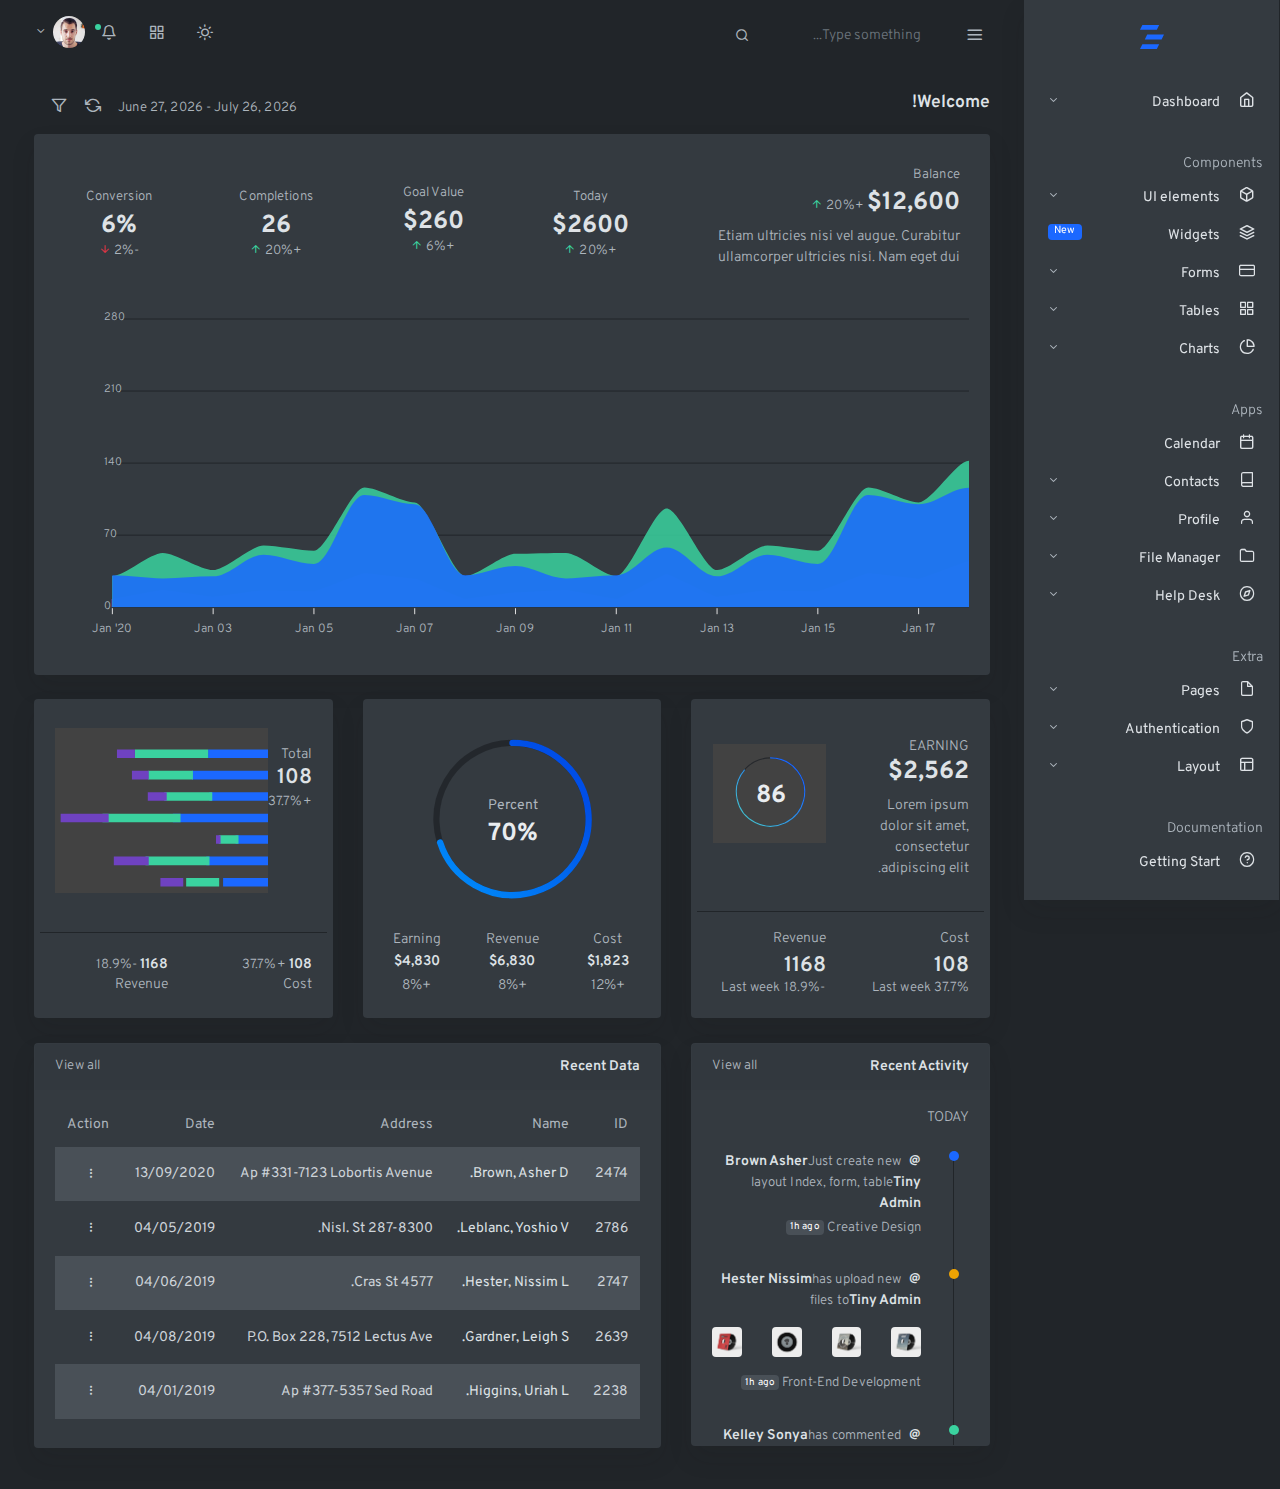
<file: portfolio-template/dark-rtl/index.html>
<!doctype html>
<html lang="en">
  <head>
    <meta charset="utf-8">
    <meta name="viewport" content="width=device-width, initial-scale=1, shrink-to-fit=no">
    <meta name="description" content="">
    <meta name="author" content="">
    <link rel="icon" href="favicon.ico">
    <title>Tiny Dashboard - A Bootstrap Dashboard Template</title>
    <!-- Simple bar CSS -->
    <link rel="stylesheet" href="css/simplebar.css">
    <!-- Fonts CSS -->
    <link href="https://fonts.googleapis.com/css2?family=Overpass:ital,wght@0,100;0,200;0,300;0,400;0,600;0,700;0,800;0,900;1,100;1,200;1,300;1,400;1,600;1,700;1,800;1,900&display=swap" rel="stylesheet">
    <!-- Icons CSS -->
    <link rel="stylesheet" href="css/feather.css">
    <link rel="stylesheet" href="css/select2.css">
    <link rel="stylesheet" href="css/dropzone.css">
    <link rel="stylesheet" href="css/uppy.min.css">
    <link rel="stylesheet" href="css/jquery.steps.css">
    <link rel="stylesheet" href="css/jquery.timepicker.css">
    <link rel="stylesheet" href="css/quill.snow.css">
    <!-- Date Range Picker CSS -->
    <link rel="stylesheet" href="css/daterangepicker.css">
    <!-- App CSS -->
    <link rel="stylesheet" href="css/app-light.css" id="lightTheme" disabled>
    <link rel="stylesheet" href="css/app-dark.css" id="darkTheme">
  </head>
  <body class="vertical  dark rtl ">
    <div class="wrapper">
      <nav class="topnav navbar navbar-light">
        <button type="button" class="navbar-toggler text-muted mt-2 p-0 mr-3 collapseSidebar">
          <i class="fe fe-menu navbar-toggler-icon"></i>
        </button>
        <form class="form-inline mr-auto searchform text-muted">
          <input class="form-control mr-sm-2 bg-transparent border-0 pl-4 text-muted" type="search" placeholder="Type something..." aria-label="Search">
        </form>
        <ul class="nav">
          <li class="nav-item">
            <a class="nav-link text-muted my-2" href="#" id="modeSwitcher" data-mode="dark">
              <i class="fe fe-sun fe-16"></i>
            </a>
          </li>
          <li class="nav-item">
            <a class="nav-link text-muted my-2" href="./#" data-toggle="modal" data-target=".modal-shortcut">
              <span class="fe fe-grid fe-16"></span>
            </a>
          </li>
          <li class="nav-item nav-notif">
            <a class="nav-link text-muted my-2" href="./#" data-toggle="modal" data-target=".modal-notif">
              <span class="fe fe-bell fe-16"></span>
              <span class="dot dot-md bg-success"></span>
            </a>
          </li>
          <li class="nav-item dropdown">
            <a class="nav-link dropdown-toggle text-muted pr-0" href="#" id="navbarDropdownMenuLink" role="button" data-toggle="dropdown" aria-haspopup="true" aria-expanded="false">
              <span class="avatar avatar-sm mt-2">
                <img src="./assets/avatars/face-1.jpg" alt="..." class="avatar-img rounded-circle">
              </span>
            </a>
            <div class="dropdown-menu dropdown-menu-right" aria-labelledby="navbarDropdownMenuLink">
              <a class="dropdown-item" href="#">Profile</a>
              <a class="dropdown-item" href="#">Settings</a>
              <a class="dropdown-item" href="#">Activities</a>
            </div>
          </li>
        </ul>
      </nav>
      <aside class="sidebar-left border-right bg-white shadow" id="leftSidebar" data-simplebar>
        <a href="#" class="btn collapseSidebar toggle-btn d-lg-none text-muted ml-2 mt-3" data-toggle="toggle">
          <i class="fe fe-x"><span class="sr-only"></span></i>
        </a>
        <nav class="vertnav navbar navbar-light">
          <!-- nav bar -->
          <div class="w-100 mb-4 d-flex">
            <a class="navbar-brand mx-auto mt-2 flex-fill text-center" href="./index.html">
              <svg version="1.1" id="logo" class="navbar-brand-img brand-sm" xmlns="http://www.w3.org/2000/svg" xmlns:xlink="http://www.w3.org/1999/xlink" x="0px" y="0px" viewBox="0 0 120 120" xml:space="preserve">
                <g>
                  <polygon class="st0" points="78,105 15,105 24,87 87,87 	" />
                  <polygon class="st0" points="96,69 33,69 42,51 105,51 	" />
                  <polygon class="st0" points="78,33 15,33 24,15 87,15 	" />
                </g>
              </svg>
            </a>
          </div>
          <ul class="navbar-nav flex-fill w-100 mb-2">
            <li class="nav-item dropdown">
              <a href="#dashboard" data-toggle="collapse" aria-expanded="false" class="dropdown-toggle nav-link">
                <i class="fe fe-home fe-16"></i>
                <span class="ml-3 item-text">Dashboard</span><span class="sr-only">(current)</span>
              </a>
              <ul class="collapse list-unstyled pl-4 w-100" id="dashboard">
                <li class="nav-item active">
                  <a class="nav-link pl-3" href="./index.html"><span class="ml-1 item-text">Default</span></a>
                </li>
                <li class="nav-item">
                  <a class="nav-link pl-3" href="./dashboard-analytics.html"><span class="ml-1 item-text">Analytics</span></a>
                </li>
                <li class="nav-item">
                  <a class="nav-link pl-3" href="./dashboard-sales.html"><span class="ml-1 item-text">E-commerce</span></a>
                </li>
                <li class="nav-item">
                  <a class="nav-link pl-3" href="./dashboard-saas.html"><span class="ml-1 item-text">Saas Dashboard</span></a>
                </li>
                <li class="nav-item">
                  <a class="nav-link pl-3" href="./dashboard-system.html"><span class="ml-1 item-text">Systems</span></a>
                </li>
              </ul>
            </li>
          </ul>
          <p class="text-muted nav-heading mt-4 mb-1">
            <span>Components</span>
          </p>
          <ul class="navbar-nav flex-fill w-100 mb-2">
            <li class="nav-item dropdown">
              <a href="#ui-elements" data-toggle="collapse" aria-expanded="false" class="dropdown-toggle nav-link">
                <i class="fe fe-box fe-16"></i>
                <span class="ml-3 item-text">UI elements</span>
              </a>
              <ul class="collapse list-unstyled pl-4 w-100" id="ui-elements">
                <li class="nav-item">
                  <a class="nav-link pl-3" href="./ui-color.html"><span class="ml-1 item-text">Colors</span>
                  </a>
                </li>
                <li class="nav-item">
                  <a class="nav-link pl-3" href="./ui-typograpy.html"><span class="ml-1 item-text">Typograpy</span></a>
                </li>
                <li class="nav-item">
                  <a class="nav-link pl-3" href="./ui-icons.html"><span class="ml-1 item-text">Icons</span></a>
                </li>
                <li class="nav-item">
                  <a class="nav-link pl-3" href="./ui-buttons.html"><span class="ml-1 item-text">Buttons</span></a>
                </li>
                <li class="nav-item">
                  <a class="nav-link pl-3" href="./ui-notification.html"><span class="ml-1 item-text">Notifications</span></a>
                </li>
                <li class="nav-item">
                  <a class="nav-link pl-3" href="./ui-modals.html"><span class="ml-1 item-text">Modals</span></a>
                </li>
                <li class="nav-item">
                  <a class="nav-link pl-3" href="./ui-tabs-accordion.html"><span class="ml-1 item-text">Tabs & Accordion</span></a>
                </li>
                <li class="nav-item">
                  <a class="nav-link pl-3" href="./ui-progress.html"><span class="ml-1 item-text">Progress</span></a>
                </li>
              </ul>
            </li>
            <li class="nav-item w-100">
              <a class="nav-link" href="widgets.html">
                <i class="fe fe-layers fe-16"></i>
                <span class="ml-3 item-text">Widgets</span>
                <span class="badge badge-pill badge-primary">New</span>
              </a>
            </li>
            <li class="nav-item dropdown">
              <a href="#forms" data-toggle="collapse" aria-expanded="false" class="dropdown-toggle nav-link">
                <i class="fe fe-credit-card fe-16"></i>
                <span class="ml-3 item-text">Forms</span>
              </a>
              <ul class="collapse list-unstyled pl-4 w-100" id="forms">
                <li class="nav-item">
                  <a class="nav-link pl-3" href="./form_elements.html"><span class="ml-1 item-text">Basic Elements</span></a>
                </li>
                <li class="nav-item">
                  <a class="nav-link pl-3" href="./form_advanced.html"><span class="ml-1 item-text">Advanced Elements</span></a>
                </li>
                <li class="nav-item">
                  <a class="nav-link pl-3" href="./form_validation.html"><span class="ml-1 item-text">Validation</span></a>
                </li>
                <li class="nav-item">
                  <a class="nav-link pl-3" href="./form_wizard.html"><span class="ml-1 item-text">Wizard</span></a>
                </li>
                <li class="nav-item">
                  <a class="nav-link pl-3" href="./form_layouts.html"><span class="ml-1 item-text">Layouts</span></a>
                </li>
                <li class="nav-item">
                  <a class="nav-link pl-3" href="./form_upload.html"><span class="ml-1 item-text">File upload</span></a>
                </li>
              </ul>
            </li>
            <li class="nav-item dropdown">
              <a href="#tables" data-toggle="collapse" aria-expanded="false" class="dropdown-toggle nav-link">
                <i class="fe fe-grid fe-16"></i>
                <span class="ml-3 item-text">Tables</span>
              </a>
              <ul class="collapse list-unstyled pl-4 w-100" id="tables">
                <li class="nav-item">
                  <a class="nav-link pl-3" href="./table_basic.html"><span class="ml-1 item-text">Basic Tables</span></a>
                </li>
                <li class="nav-item">
                  <a class="nav-link pl-3" href="./table_advanced.html"><span class="ml-1 item-text">Advanced Tables</span></a>
                </li>
                <li class="nav-item">
                  <a class="nav-link pl-3" href="./table_datatables.html"><span class="ml-1 item-text">Data Tables</span></a>
                </li>
              </ul>
            </li>
            <li class="nav-item dropdown">
              <a href="#charts" data-toggle="collapse" aria-expanded="false" class="dropdown-toggle nav-link">
                <i class="fe fe-pie-chart fe-16"></i>
                <span class="ml-3 item-text">Charts</span>
              </a>
              <ul class="collapse list-unstyled pl-4 w-100" id="charts">
                <li class="nav-item">
                  <a class="nav-link pl-3" href="./chart-inline.html"><span class="ml-1 item-text">Inline Chart</span></a>
                </li>
                <li class="nav-item">
                  <a class="nav-link pl-3" href="./chart-chartjs.html"><span class="ml-1 item-text">Chartjs</span></a>
                </li>
                <li class="nav-item">
                  <a class="nav-link pl-3" href="./chart-apexcharts.html"><span class="ml-1 item-text">ApexCharts</span></a>
                </li>
                <li class="nav-item">
                  <a class="nav-link pl-3" href="./datamaps.html"><span class="ml-1 item-text">Datamaps</span></a>
                </li>
              </ul>
            </li>
          </ul>
          <p class="text-muted nav-heading mt-4 mb-1">
            <span>Apps</span>
          </p>
          <ul class="navbar-nav flex-fill w-100 mb-2">
            <li class="nav-item w-100">
              <a class="nav-link" href="calendar.html">
                <i class="fe fe-calendar fe-16"></i>
                <span class="ml-3 item-text">Calendar</span>
              </a>
            </li>
            <li class="nav-item dropdown">
              <a href="#contact" data-toggle="collapse" aria-expanded="false" class="dropdown-toggle nav-link">
                <i class="fe fe-book fe-16"></i>
                <span class="ml-3 item-text">Contacts</span>
              </a>
              <ul class="collapse list-unstyled pl-4 w-100" id="contact">
                <a class="nav-link pl-3" href="./contacts-list.html"><span class="ml-1">Contact List</span></a>
                <a class="nav-link pl-3" href="./contacts-grid.html"><span class="ml-1">Contact Grid</span></a>
                <a class="nav-link pl-3" href="./contacts-new.html"><span class="ml-1">New Contact</span></a>
              </ul>
            </li>
            <li class="nav-item dropdown">
              <a href="#profile" data-toggle="collapse" aria-expanded="false" class="dropdown-toggle nav-link">
                <i class="fe fe-user fe-16"></i>
                <span class="ml-3 item-text">Profile</span>
              </a>
              <ul class="collapse list-unstyled pl-4 w-100" id="profile">
                <a class="nav-link pl-3" href="./profile.html"><span class="ml-1">Overview</span></a>
                <a class="nav-link pl-3" href="./profile-settings.html"><span class="ml-1">Settings</span></a>
                <a class="nav-link pl-3" href="./profile-security.html"><span class="ml-1">Security</span></a>
                <a class="nav-link pl-3" href="./profile-notification.html"><span class="ml-1">Notifications</span></a>
              </ul>
            </li>
            <li class="nav-item dropdown">
              <a href="#fileman" data-toggle="collapse" aria-expanded="false" class="dropdown-toggle nav-link">
                <i class="fe fe-folder fe-16"></i>
                <span class="ml-3 item-text">File Manager</span>
              </a>
              <ul class="collapse list-unstyled pl-4 w-100" id="fileman">
                <a class="nav-link pl-3" href="./files-list.html"><span class="ml-1">Files List</span></a>
                <a class="nav-link pl-3" href="./files-grid.html"><span class="ml-1">Files Grid</span></a>
              </ul>
            </li>
            <li class="nav-item dropdown">
              <a href="#support" data-toggle="collapse" aria-expanded="false" class="dropdown-toggle nav-link">
                <i class="fe fe-compass fe-16"></i>
                <span class="ml-3 item-text">Help Desk</span>
              </a>
              <ul class="collapse list-unstyled pl-4 w-100" id="support">
                <a class="nav-link pl-3" href="./support-center.html"><span class="ml-1">Home</span></a>
                <a class="nav-link pl-3" href="./support-tickets.html"><span class="ml-1">Tickets</span></a>
                <a class="nav-link pl-3" href="./support-ticket-detail.html"><span class="ml-1">Ticket Detail</span></a>
                <a class="nav-link pl-3" href="./support-faqs.html"><span class="ml-1">FAQs</span></a>
              </ul>
            </li>
          </ul>
          <p class="text-muted nav-heading mt-4 mb-1">
            <span>Extra</span>
          </p>
          <ul class="navbar-nav flex-fill w-100 mb-2">
            <li class="nav-item dropdown">
              <a href="#pages" data-toggle="collapse" aria-expanded="false" class="dropdown-toggle nav-link">
                <i class="fe fe-file fe-16"></i>
                <span class="ml-3 item-text">Pages</span>
              </a>
              <ul class="collapse list-unstyled pl-4 w-100 w-100" id="pages">
                <li class="nav-item">
                  <a class="nav-link pl-3" href="./page-orders.html">
                    <span class="ml-1 item-text">Orders</span>
                  </a>
                </li>
                <li class="nav-item">
                  <a class="nav-link pl-3" href="./page-timeline.html">
                    <span class="ml-1 item-text">Timeline</span>
                  </a>
                </li>
                <li class="nav-item">
                  <a class="nav-link pl-3" href="./page-invoice.html">
                    <span class="ml-1 item-text">Invoice</span>
                  </a>
                </li>
                <li class="nav-item">
                  <a class="nav-link pl-3" href="./page-404.html">
                    <span class="ml-1 item-text">Page 404</span>
                  </a>
                </li>
                <li class="nav-item">
                  <a class="nav-link pl-3" href="./page-500.html">
                    <span class="ml-1 item-text">Page 500</span>
                  </a>
                </li>
                <li class="nav-item">
                  <a class="nav-link pl-3" href="./page-blank.html">
                    <span class="ml-1 item-text">Blank</span>
                  </a>
                </li>
              </ul>
            </li>
            <li class="nav-item dropdown">
              <a href="#auth" data-toggle="collapse" aria-expanded="false" class="dropdown-toggle nav-link">
                <i class="fe fe-shield fe-16"></i>
                <span class="ml-3 item-text">Authentication</span>
              </a>
              <ul class="collapse list-unstyled pl-4 w-100" id="auth">
                <a class="nav-link pl-3" href="./auth-login.html"><span class="ml-1">Login 1</span></a>
                <a class="nav-link pl-3" href="./auth-login-half.html"><span class="ml-1">Login 2</span></a>
                <a class="nav-link pl-3" href="./auth-register.html"><span class="ml-1">Register</span></a>
                <a class="nav-link pl-3" href="./auth-resetpw.html"><span class="ml-1">Reset Password</span></a>
                <a class="nav-link pl-3" href="./auth-confirm.html"><span class="ml-1">Confirm Password</span></a>
              </ul>
            </li>
            <li class="nav-item dropdown">
              <a href="#layouts" data-toggle="collapse" aria-expanded="false" class="dropdown-toggle nav-link">
                <i class="fe fe-layout fe-16"></i>
                <span class="ml-3 item-text">Layout</span>
              </a>
              <ul class="collapse list-unstyled pl-4 w-100" id="layouts">
                <li class="nav-item">
                  <a class="nav-link pl-3" href="./index.html"><span class="ml-1 item-text">Default</span></a>
                </li>
                <li class="nav-item">
                  <a class="nav-link pl-3" href="./index-horizontal.html"><span class="ml-1 item-text">Top Navigation</span></a>
                </li>
                <li class="nav-item">
                  <a class="nav-link pl-3" href="./index-boxed.html"><span class="ml-1 item-text">Boxed</span></a>
                </li>
              </ul>
            </li>
          </ul>
          <p class="text-muted nav-heading mt-4 mb-1">
            <span>Documentation</span>
          </p>
          <ul class="navbar-nav flex-fill w-100 mb-2">
            <li class="nav-item w-100">
              <a class="nav-link" href="../docs/index.html">
                <i class="fe fe-help-circle fe-16"></i>
                <span class="ml-3 item-text">Getting Start</span>
              </a>
            </li>
          </ul>
          <div class="btn-box w-100 mt-4 mb-1">
            <a href="https://themeforest.net/item/tinydash-bootstrap-html-admin-dashboard-template/27511269" target="_blank" class="btn mb-2 btn-primary btn-lg btn-block">
              <i class="fe fe-shopping-cart fe-12 mx-2"></i><span class="small">Buy now</span>
            </a>
          </div>
        </nav>
      </aside>
      <main role="main" class="main-content">
        <div class="container-fluid">
          <div class="row justify-content-center">
            <div class="col-12">
              <div class="row align-items-center mb-2">
                <div class="col">
                  <h2 class="h5 page-title">Welcome!</h2>
                </div>
                <div class="col-auto">
                  <form class="form-inline">
                    <div class="form-group d-none d-lg-inline">
                      <label for="reportrange" class="sr-only">Date Ranges</label>
                      <div id="reportrange" class="px-2 py-2 text-muted">
                        <span class="small"></span>
                      </div>
                    </div>
                    <div class="form-group">
                      <button type="button" class="btn btn-sm"><span class="fe fe-refresh-ccw fe-16 text-muted"></span></button>
                      <button type="button" class="btn btn-sm mr-2"><span class="fe fe-filter fe-16 text-muted"></span></button>
                    </div>
                  </form>
                </div>
              </div>
              <div class="mb-2 align-items-center">
                <div class="card shadow mb-4">
                  <div class="card-body">
                    <div class="row mt-1 align-items-center">
                      <div class="col-12 col-lg-4 text-left pl-4">
                        <p class="mb-1 small text-muted">Balance</p>
                        <span class="h3">$12,600</span>
                        <span class="small text-muted">+20%</span>
                        <span class="fe fe-arrow-up text-success fe-12"></span>
                        <p class="text-muted mt-2"> Etiam ultricies nisi vel augue. Curabitur ullamcorper ultricies nisi. Nam eget dui </p>
                      </div>
                      <div class="col-6 col-lg-2 text-center py-4">
                        <p class="mb-1 small text-muted">Today</p>
                        <span class="h3">$2600</span><br />
                        <span class="small text-muted">+20%</span>
                        <span class="fe fe-arrow-up text-success fe-12"></span>
                      </div>
                      <div class="col-6 col-lg-2 text-center py-4 mb-2">
                        <p class="mb-1 small text-muted">Goal Value</p>
                        <span class="h3">$260</span><br />
                        <span class="small text-muted">+6%</span>
                        <span class="fe fe-arrow-up text-success fe-12"></span>
                      </div>
                      <div class="col-6 col-lg-2 text-center py-4">
                        <p class="mb-1 small text-muted">Completions</p>
                        <span class="h3">26</span><br />
                        <span class="small text-muted">+20%</span>
                        <span class="fe fe-arrow-up text-success fe-12"></span>
                      </div>
                      <div class="col-6 col-lg-2 text-center py-4">
                        <p class="mb-1 small text-muted">Conversion</p>
                        <span class="h3">6%</span><br />
                        <span class="small text-muted">-2%</span>
                        <span class="fe fe-arrow-down text-danger fe-12"></span>
                      </div>
                    </div>
                    <div class="chartbox mr-4">
                      <div id="areaChart"></div>
                    </div>
                  </div> <!-- .card-body -->
                </div> <!-- .card -->
              </div>
              <div class="row items-align-baseline">
                <div class="col-md-12 col-lg-4">
                  <div class="card shadow eq-card mb-4">
                    <div class="card-body mb-n3">
                      <div class="row items-align-baseline h-100">
                        <div class="col-md-6 my-3">
                          <p class="mb-0"><strong class="mb-0 text-uppercase text-muted">Earning</strong></p>
                          <h3>$2,562</h3>
                          <p class="text-muted">Lorem ipsum dolor sit amet, consectetur adipiscing elit.</p>
                        </div>
                        <div class="col-md-6 my-4 text-center">
                          <div lass="chart-box mx-4">
                            <div id="radialbarWidget"></div>
                          </div>
                        </div>
                        <div class="col-md-6 border-top py-3">
                          <p class="mb-1"><strong class="text-muted">Cost</strong></p>
                          <h4 class="mb-0">108</h4>
                          <p class="small text-muted mb-0"><span>37.7% Last week</span></p>
                        </div> <!-- .col -->
                        <div class="col-md-6 border-top py-3">
                          <p class="mb-1"><strong class="text-muted">Revenue</strong></p>
                          <h4 class="mb-0">1168</h4>
                          <p class="small text-muted mb-0"><span>-18.9% Last week</span></p>
                        </div> <!-- .col -->
                      </div>
                    </div> <!-- .card-body -->
                  </div> <!-- .card -->
                </div> <!-- .col -->
                <div class="col-md-12 col-lg-4">
                  <div class="card shadow eq-card mb-4">
                    <div class="card-body">
                      <div class="chart-widget mb-2">
                        <div id="radialbar"></div>
                      </div>
                      <div class="row items-align-center">
                        <div class="col-4 text-center">
                          <p class="text-muted mb-1">Cost</p>
                          <h6 class="mb-1">$1,823</h6>
                          <p class="text-muted mb-0">+12%</p>
                        </div>
                        <div class="col-4 text-center">
                          <p class="text-muted mb-1">Revenue</p>
                          <h6 class="mb-1">$6,830</h6>
                          <p class="text-muted mb-0">+8%</p>
                        </div>
                        <div class="col-4 text-center">
                          <p class="text-muted mb-1">Earning</p>
                          <h6 class="mb-1">$4,830</h6>
                          <p class="text-muted mb-0">+8%</p>
                        </div>
                      </div>
                    </div> <!-- .card-body -->
                  </div> <!-- .card -->
                </div> <!-- .col -->
                <div class="col-md-12 col-lg-4">
                  <div class="card shadow eq-card mb-4">
                    <div class="card-body">
                      <div class="d-flex mt-3 mb-4">
                        <div class="flex-fill pt-2">
                          <p class="mb-0 text-muted">Total</p>
                          <h4 class="mb-0">108</h4>
                          <span class="small text-muted">+37.7%</span>
                        </div>
                        <div class="flex-fill chart-box mt-n2">
                          <div id="barChartWidget"></div>
                        </div>
                      </div> <!-- .d-flex -->
                      <div class="row border-top">
                        <div class="col-md-6 pt-4">
                          <h6 class="mb-0">108 <span class="small text-muted">+37.7%</span></h6>
                          <p class="mb-0 text-muted">Cost</p>
                        </div>
                        <div class="col-md-6 pt-4">
                          <h6 class="mb-0">1168 <span class="small text-muted">-18.9%</span></h6>
                          <p class="mb-0 text-muted">Revenue</p>
                        </div>
                      </div> <!-- .row -->
                    </div> <!-- .card-body -->
                  </div> <!-- .card -->
                </div> <!-- .col-md -->
              </div> <!-- .row -->
              <div class="row">
                <!-- Recent Activity -->
                <div class="col-md-12 col-lg-4 mb-4">
                  <div class="card timeline shadow">
                    <div class="card-header">
                      <strong class="card-title">Recent Activity</strong>
                      <a class="float-right small text-muted" href="#!">View all</a>
                    </div>
                    <div class="card-body" data-simplebar style="height:355px; overflow-y: auto; overflow-x: hidden;">
                      <h6 class="text-uppercase text-muted mb-4">Today</h6>
                      <div class="pb-3 timeline-item item-primary">
                        <div class="pl-5">
                          <div class="mb-1"><strong>@Brown Asher</strong><span class="text-muted small mx-2">Just create new layout Index, form, table</span><strong>Tiny Admin</strong></div>
                          <p class="small text-muted">Creative Design <span class="badge badge-light">1h ago</span>
                          </p>
                        </div>
                      </div>
                      <div class="pb-3 timeline-item item-warning">
                        <div class="pl-5">
                          <div class="mb-3"><strong>@Hester Nissim</strong><span class="text-muted small mx-2">has upload new files to</span><strong>Tiny Admin</strong></div>
                          <div class="row mb-3">
                            <div class="col"><img src="./assets/products/p1.jpg" alt="..." class="img-fluid rounded"></div>
                            <div class="col"><img src="./assets/products/p2.jpg" alt="..." class="img-fluid rounded"></div>
                            <div class="col"><img src="./assets/products/p3.jpg" alt="..." class="img-fluid rounded"></div>
                            <div class="col"><img src="./assets/products/p4.jpg" alt="..." class="img-fluid rounded"></div>
                          </div>
                          <p class="small text-muted">Front-End Development <span class="badge badge-light">1h ago</span>
                          </p>
                        </div>
                      </div>
                      <div class="pb-3 timeline-item item-success">
                        <div class="pl-5">
                          <div class="mb-3"><strong>@Kelley Sonya</strong><span class="text-muted small mx-2">has commented on</span><strong>Advanced table</strong></div>
                          <div class="card d-inline-flex mb-2">
                            <div class="card-body bg-light py-2 px-3 small rounded"> Lorem ipsum dolor sit amet, consectetur adipiscing elit. Integer dignissim nulla eu quam cursus placerat. Vivamus non odio ullamcorper, lacinia ante nec, blandit leo. </div>
                          </div>
                          <p class="small text-muted">Back-End Development <span class="badge badge-light">1h ago</span>
                          </p>
                        </div>
                      </div>
                      <h6 class="text-uppercase text-muted mb-4">Yesterday</h6>
                      <div class="pb-3 timeline-item item-warning">
                        <div class="pl-5">
                          <div class="mb-3"><strong>@Fletcher Everett</strong><span class="text-muted small mx-2">created new group for</span><strong>Tiny Admin</strong></div>
                          <ul class="avatars-list mb-3">
                            <li>
                              <a href="#!" class="avatar avatar-sm">
                                <img alt="..." class="avatar-img rounded-circle" src="./assets/avatars/face-1.jpg">
                              </a>
                            </li>
                            <li>
                              <a href="#!" class="avatar avatar-sm">
                                <img alt="..." class="avatar-img rounded-circle" src="./assets/avatars/face-4.jpg">
                              </a>
                            </li>
                            <li>
                              <a href="#!" class="avatar avatar-sm">
                                <img alt="..." class="avatar-img rounded-circle" src="./assets/avatars/face-3.jpg">
                              </a>
                            </li>
                          </ul>
                          <p class="small text-muted">Front-End Development <span class="badge badge-light">1h ago</span>
                          </p>
                        </div>
                      </div>
                      <div class="pb-3 timeline-item item-success">
                        <div class="pl-5">
                          <div class="mb-3"><strong>@Bertha Ball</strong><span class="text-muted small mx-2">has commented on</span><strong>Advanced table</strong></div>
                          <div class="card d-inline-flex mb-2">
                            <div class="card-body bg-light py-2 px-3"> Lorem ipsum dolor sit amet, consectetur adipiscing elit. Integer dignissim nulla eu quam cursus placerat. Vivamus non odio ullamcorper, lacinia ante nec, blandit leo. </div>
                          </div>
                          <p class="small text-muted">Back-End Development <span class="badge badge-light">1h ago</span>
                          </p>
                        </div>
                      </div>
                      <div class="pb-3 timeline-item item-danger">
                        <div class="pl-5">
                          <div class="mb-3"><strong>@Lillith Joseph</strong><span class="text-muted small mx-2">has upload new files to</span><strong>Tiny Admin</strong></div>
                          <div class="row mb-3">
                            <div class="col"><img src="./assets/products/p4.jpg" alt="..." class="img-fluid rounded"></div>
                            <div class="col"><img src="./assets/products/p1.jpg" alt="..." class="img-fluid rounded"></div>
                            <div class="col"><img src="./assets/products/p2.jpg" alt="..." class="img-fluid rounded"></div>
                          </div>
                          <p class="small text-muted">Front-End Development <span class="badge badge-light">1h ago</span>
                          </p>
                        </div>
                      </div>
                    </div> <!-- / .card-body -->
                  </div> <!-- / .card -->
                </div> <!-- / .col-md-6 -->
                <!-- Striped rows -->
                <div class="col-md-12 col-lg-8">
                  <div class="card shadow">
                    <div class="card-header">
                      <strong class="card-title">Recent Data</strong>
                      <a class="float-right small text-muted" href="#!">View all</a>
                    </div>
                    <div class="card-body my-n2">
                      <table class="table table-striped table-hover table-borderless">
                        <thead>
                          <tr>
                            <th>ID</th>
                            <th>Name</th>
                            <th>Address</th>
                            <th>Date</th>
                            <th>Action</th>
                          </tr>
                        </thead>
                        <tbody>
                          <tr>
                            <td>2474</td>
                            <th scope="col">Brown, Asher D.</th>
                            <td>Ap #331-7123 Lobortis Avenue</td>
                            <td>13/09/2020</td>
                            <td>
                              <div class="dropdown">
                                <button class="btn btn-sm dropdown-toggle more-vertical" type="button" id="dr1" data-toggle="dropdown" aria-haspopup="true" aria-expanded="false">
                                  <span class="text-muted sr-only">Action</span>
                                </button>
                                <div class="dropdown-menu dropdown-menu-right" aria-labelledby="dr1">
                                  <a class="dropdown-item" href="#">Edit</a>
                                  <a class="dropdown-item" href="#">Remove</a>
                                  <a class="dropdown-item" href="#">Assign</a>
                                </div>
                              </div>
                            </td>
                          </tr>
                          <tr>
                            <td>2786</td>
                            <th scope="col">Leblanc, Yoshio V.</th>
                            <td>287-8300 Nisl. St.</td>
                            <td>04/05/2019</td>
                            <td>
                              <div class="dropdown">
                                <button class="btn btn-sm dropdown-toggle more-vertical" type="button" id="dr2" data-toggle="dropdown" aria-haspopup="true" aria-expanded="false">
                                  <span class="text-muted sr-only">Action</span>
                                </button>
                                <div class="dropdown-menu dropdown-menu-right" aria-labelledby="dr2">
                                  <a class="dropdown-item" href="#">Edit</a>
                                  <a class="dropdown-item" href="#">Remove</a>
                                  <a class="dropdown-item" href="#">Assign</a>
                                </div>
                              </div>
                            </td>
                          </tr>
                          <tr>
                            <td>2747</td>
                            <th scope="col">Hester, Nissim L.</th>
                            <td>4577 Cras St.</td>
                            <td>04/06/2019</td>
                            <td>
                              <div class="dropdown">
                                <button class="btn btn-sm dropdown-toggle more-vertical" type="button" data-toggle="dropdown" aria-haspopup="true" aria-expanded="false">
                                  <span class="text-muted sr-only">Action</span>
                                </button>
                                <div class="dropdown-menu dropdown-menu-right">
                                  <a class="dropdown-item" href="#">Edit</a>
                                  <a class="dropdown-item" href="#">Remove</a>
                                  <a class="dropdown-item" href="#">Assign</a>
                                </div>
                              </div>
                            </td>
                          </tr>
                          <tr>
                            <td>2639</td>
                            <th scope="col">Gardner, Leigh S.</th>
                            <td>P.O. Box 228, 7512 Lectus Ave</td>
                            <td>04/08/2019</td>
                            <td>
                              <div class="dropdown">
                                <button class="btn btn-sm dropdown-toggle more-vertical" type="button" id="dr4" data-toggle="dropdown" aria-haspopup="true" aria-expanded="false">
                                  <span class="text-muted sr-only">Action</span>
                                </button>
                                <div class="dropdown-menu dropdown-menu-right" aria-labelledby="dr4">
                                  <a class="dropdown-item" href="#">Edit</a>
                                  <a class="dropdown-item" href="#">Remove</a>
                                  <a class="dropdown-item" href="#">Assign</a>
                                </div>
                              </div>
                            </td>
                          </tr>
                          <tr>
                            <td>2238</td>
                            <th scope="col">Higgins, Uriah L.</th>
                            <td>Ap #377-5357 Sed Road</td>
                            <td>04/01/2019</td>
                            <td>
                              <div class="dropdown">
                                <button class="btn btn-sm dropdown-toggle more-vertical" type="button" id="dr5" data-toggle="dropdown" aria-haspopup="true" aria-expanded="false">
                                  <span class="text-muted sr-only">Action</span>
                                </button>
                                <div class="dropdown-menu dropdown-menu-right" aria-labelledby="dr5">
                                  <a class="dropdown-item" href="#">Edit</a>
                                  <a class="dropdown-item" href="#">Remove</a>
                                  <a class="dropdown-item" href="#">Assign</a>
                                </div>
                              </div>
                            </td>
                          </tr>
                        </tbody>
                      </table>
                    </div>
                  </div>
                </div> <!-- Striped rows -->
              </div> <!-- .row-->
            </div> <!-- .col-12 -->
          </div> <!-- .row -->
        </div> <!-- .container-fluid -->
        <div class="modal fade modal-notif modal-slide" tabindex="-1" role="dialog" aria-labelledby="defaultModalLabel" aria-hidden="true">
          <div class="modal-dialog modal-sm" role="document">
            <div class="modal-content">
              <div class="modal-header">
                <h5 class="modal-title" id="defaultModalLabel">Notifications</h5>
                <button type="button" class="close" data-dismiss="modal" aria-label="Close">
                  <span aria-hidden="true">&times;</span>
                </button>
              </div>
              <div class="modal-body">
                <div class="list-group list-group-flush my-n3">
                  <div class="list-group-item bg-transparent">
                    <div class="row align-items-center">
                      <div class="col-auto">
                        <span class="fe fe-box fe-24"></span>
                      </div>
                      <div class="col">
                        <small><strong>Package has uploaded successfull</strong></small>
                        <div class="my-0 text-muted small">Package is zipped and uploaded</div>
                        <small class="badge badge-pill badge-light text-muted">1m ago</small>
                      </div>
                    </div>
                  </div>
                  <div class="list-group-item bg-transparent">
                    <div class="row align-items-center">
                      <div class="col-auto">
                        <span class="fe fe-download fe-24"></span>
                      </div>
                      <div class="col">
                        <small><strong>Widgets are updated successfull</strong></small>
                        <div class="my-0 text-muted small">Just create new layout Index, form, table</div>
                        <small class="badge badge-pill badge-light text-muted">2m ago</small>
                      </div>
                    </div>
                  </div>
                  <div class="list-group-item bg-transparent">
                    <div class="row align-items-center">
                      <div class="col-auto">
                        <span class="fe fe-inbox fe-24"></span>
                      </div>
                      <div class="col">
                        <small><strong>Notifications have been sent</strong></small>
                        <div class="my-0 text-muted small">Fusce dapibus, tellus ac cursus commodo</div>
                        <small class="badge badge-pill badge-light text-muted">30m ago</small>
                      </div>
                    </div> <!-- / .row -->
                  </div>
                  <div class="list-group-item bg-transparent">
                    <div class="row align-items-center">
                      <div class="col-auto">
                        <span class="fe fe-link fe-24"></span>
                      </div>
                      <div class="col">
                        <small><strong>Link was attached to menu</strong></small>
                        <div class="my-0 text-muted small">New layout has been attached to the menu</div>
                        <small class="badge badge-pill badge-light text-muted">1h ago</small>
                      </div>
                    </div>
                  </div> <!-- / .row -->
                </div> <!-- / .list-group -->
              </div>
              <div class="modal-footer">
                <button type="button" class="btn btn-secondary btn-block" data-dismiss="modal">Clear All</button>
              </div>
            </div>
          </div>
        </div>
        <div class="modal fade modal-shortcut modal-slide" tabindex="-1" role="dialog" aria-labelledby="defaultModalLabel" aria-hidden="true">
          <div class="modal-dialog" role="document">
            <div class="modal-content">
              <div class="modal-header">
                <h5 class="modal-title" id="defaultModalLabel">Shortcuts</h5>
                <button type="button" class="close" data-dismiss="modal" aria-label="Close">
                  <span aria-hidden="true">&times;</span>
                </button>
              </div>
              <div class="modal-body px-5">
                <div class="row align-items-center">
                  <div class="col-6 text-center">
                    <div class="squircle bg-success justify-content-center">
                      <i class="fe fe-cpu fe-32 align-self-center text-white"></i>
                    </div>
                    <p>Control area</p>
                  </div>
                  <div class="col-6 text-center">
                    <div class="squircle bg-primary justify-content-center">
                      <i class="fe fe-activity fe-32 align-self-center text-white"></i>
                    </div>
                    <p>Activity</p>
                  </div>
                </div>
                <div class="row align-items-center">
                  <div class="col-6 text-center">
                    <div class="squircle bg-primary justify-content-center">
                      <i class="fe fe-droplet fe-32 align-self-center text-white"></i>
                    </div>
                    <p>Droplet</p>
                  </div>
                  <div class="col-6 text-center">
                    <div class="squircle bg-primary justify-content-center">
                      <i class="fe fe-upload-cloud fe-32 align-self-center text-white"></i>
                    </div>
                    <p>Upload</p>
                  </div>
                </div>
                <div class="row align-items-center">
                  <div class="col-6 text-center">
                    <div class="squircle bg-primary justify-content-center">
                      <i class="fe fe-users fe-32 align-self-center text-white"></i>
                    </div>
                    <p>Users</p>
                  </div>
                  <div class="col-6 text-center">
                    <div class="squircle bg-primary justify-content-center">
                      <i class="fe fe-settings fe-32 align-self-center text-white"></i>
                    </div>
                    <p>Settings</p>
                  </div>
                </div>
              </div>
            </div>
          </div>
        </div>
      </main> <!-- main -->
    </div> <!-- .wrapper -->
    <script src="js/jquery.min.js"></script>
    <script src="js/popper.min.js"></script>
    <script src="js/moment.min.js"></script>
    <script src="js/bootstrap.min.js"></script>
    <script src="js/simplebar.min.js"></script>
    <script src='js/daterangepicker.js'></script>
    <script src='js/jquery.stickOnScroll.js'></script>
    <script src="js/tinycolor-min.js"></script>
    <script src="js/config.js"></script>
    <script src="js/d3.min.js"></script>
    <script src="js/topojson.min.js"></script>
    <script src="js/datamaps.all.min.js"></script>
    <script src="js/datamaps-zoomto.js"></script>
    <script src="js/datamaps.custom.js"></script>
    <script src="js/Chart.min.js"></script>
    <script>
      /* defind global options */
      Chart.defaults.global.defaultFontFamily = base.defaultFontFamily;
      Chart.defaults.global.defaultFontColor = colors.mutedColor;
    </script>
    <script src="js/gauge.min.js"></script>
    <script src="js/jquery.sparkline.min.js"></script>
    <script src="js/apexcharts.min.js"></script>
    <script src="js/apexcharts.custom.js"></script>
    <script src='js/jquery.mask.min.js'></script>
    <script src='js/select2.min.js'></script>
    <script src='js/jquery.steps.min.js'></script>
    <script src='js/jquery.validate.min.js'></script>
    <script src='js/jquery.timepicker.js'></script>
    <script src='js/dropzone.min.js'></script>
    <script src='js/uppy.min.js'></script>
    <script src='js/quill.min.js'></script>
    <script>
      $('.select2').select2(
      {
        theme: 'bootstrap4',
      });
      $('.select2-multi').select2(
      {
        multiple: true,
        theme: 'bootstrap4',
      });
      $('.drgpicker').daterangepicker(
      {
        singleDatePicker: true,
        timePicker: false,
        showDropdowns: true,
        locale:
        {
          format: 'MM/DD/YYYY'
        }
      });
      $('.time-input').timepicker(
      {
        'scrollDefault': 'now',
        'zindex': '9999' /* fix modal open */
      });
      /** date range picker */
      if ($('.datetimes').length)
      {
        $('.datetimes').daterangepicker(
        {
          timePicker: true,
          startDate: moment().startOf('hour'),
          endDate: moment().startOf('hour').add(32, 'hour'),
          locale:
          {
            format: 'M/DD hh:mm A'
          }
        });
      }
      var start = moment().subtract(29, 'days');
      var end = moment();

      function cb(start, end)
      {
        $('#reportrange span').html(start.format('MMMM D, YYYY') + ' - ' + end.format('MMMM D, YYYY'));
      }
      $('#reportrange').daterangepicker(
      {
        startDate: start,
        endDate: end,
        ranges:
        {
          'Today': [moment(), moment()],
          'Yesterday': [moment().subtract(1, 'days'), moment().subtract(1, 'days')],
          'Last 7 Days': [moment().subtract(6, 'days'), moment()],
          'Last 30 Days': [moment().subtract(29, 'days'), moment()],
          'This Month': [moment().startOf('month'), moment().endOf('month')],
          'Last Month': [moment().subtract(1, 'month').startOf('month'), moment().subtract(1, 'month').endOf('month')]
        }
      }, cb);
      cb(start, end);
      $('.input-placeholder').mask("00/00/0000",
      {
        placeholder: "__/__/____"
      });
      $('.input-zip').mask('00000-000',
      {
        placeholder: "____-___"
      });
      $('.input-money').mask("#.##0,00",
      {
        reverse: true
      });
      $('.input-phoneus').mask('(000) 000-0000');
      $('.input-mixed').mask('AAA 000-S0S');
      $('.input-ip').mask('0ZZ.0ZZ.0ZZ.0ZZ',
      {
        translation:
        {
          'Z':
          {
            pattern: /[0-9]/,
            optional: true
          }
        },
        placeholder: "___.___.___.___"
      });
      // editor
      var editor = document.getElementById('editor');
      if (editor)
      {
        var toolbarOptions = [
          [
          {
            'font': []
          }],
          [
          {
            'header': [1, 2, 3, 4, 5, 6, false]
          }],
          ['bold', 'italic', 'underline', 'strike'],
          ['blockquote', 'code-block'],
          [
          {
            'header': 1
          },
          {
            'header': 2
          }],
          [
          {
            'list': 'ordered'
          },
          {
            'list': 'bullet'
          }],
          [
          {
            'script': 'sub'
          },
          {
            'script': 'super'
          }],
          [
          {
            'indent': '-1'
          },
          {
            'indent': '+1'
          }], // outdent/indent
          [
          {
            'direction': 'rtl'
          }], // text direction
          [
          {
            'color': []
          },
          {
            'background': []
          }], // dropdown with defaults from theme
          [
          {
            'align': []
          }],
          ['clean'] // remove formatting button
        ];
        var quill = new Quill(editor,
        {
          modules:
          {
            toolbar: toolbarOptions
          },
          theme: 'snow'
        });
      }
      // Example starter JavaScript for disabling form submissions if there are invalid fields
      (function()
      {
        'use strict';
        window.addEventListener('load', function()
        {
          // Fetch all the forms we want to apply custom Bootstrap validation styles to
          var forms = document.getElementsByClassName('needs-validation');
          // Loop over them and prevent submission
          var validation = Array.prototype.filter.call(forms, function(form)
          {
            form.addEventListener('submit', function(event)
            {
              if (form.checkValidity() === false)
              {
                event.preventDefault();
                event.stopPropagation();
              }
              form.classList.add('was-validated');
            }, false);
          });
        }, false);
      })();
    </script>
    <script>
      var uptarg = document.getElementById('drag-drop-area');
      if (uptarg)
      {
        var uppy = Uppy.Core().use(Uppy.Dashboard,
        {
          inline: true,
          target: uptarg,
          proudlyDisplayPoweredByUppy: false,
          theme: 'dark',
          width: 770,
          height: 210,
          plugins: ['Webcam']
        }).use(Uppy.Tus,
        {
          endpoint: 'https://master.tus.io/files/'
        });
        uppy.on('complete', (result) =>
        {
          console.log('Upload complete! We’ve uploaded these files:', result.successful)
        });
      }
    </script>
    <script src="js/apps.js"></script>
    <!-- Global site tag (gtag.js) - Google Analytics -->
    <script async src="https://www.googletagmanager.com/gtag/js?id=UA-56159088-1"></script>
    <script>
      window.dataLayer = window.dataLayer || [];

      function gtag()
      {
        dataLayer.push(arguments);
      }
      gtag('js', new Date());
      gtag('config', 'UA-56159088-1');
    </script>
  </body>
</html>
</file>
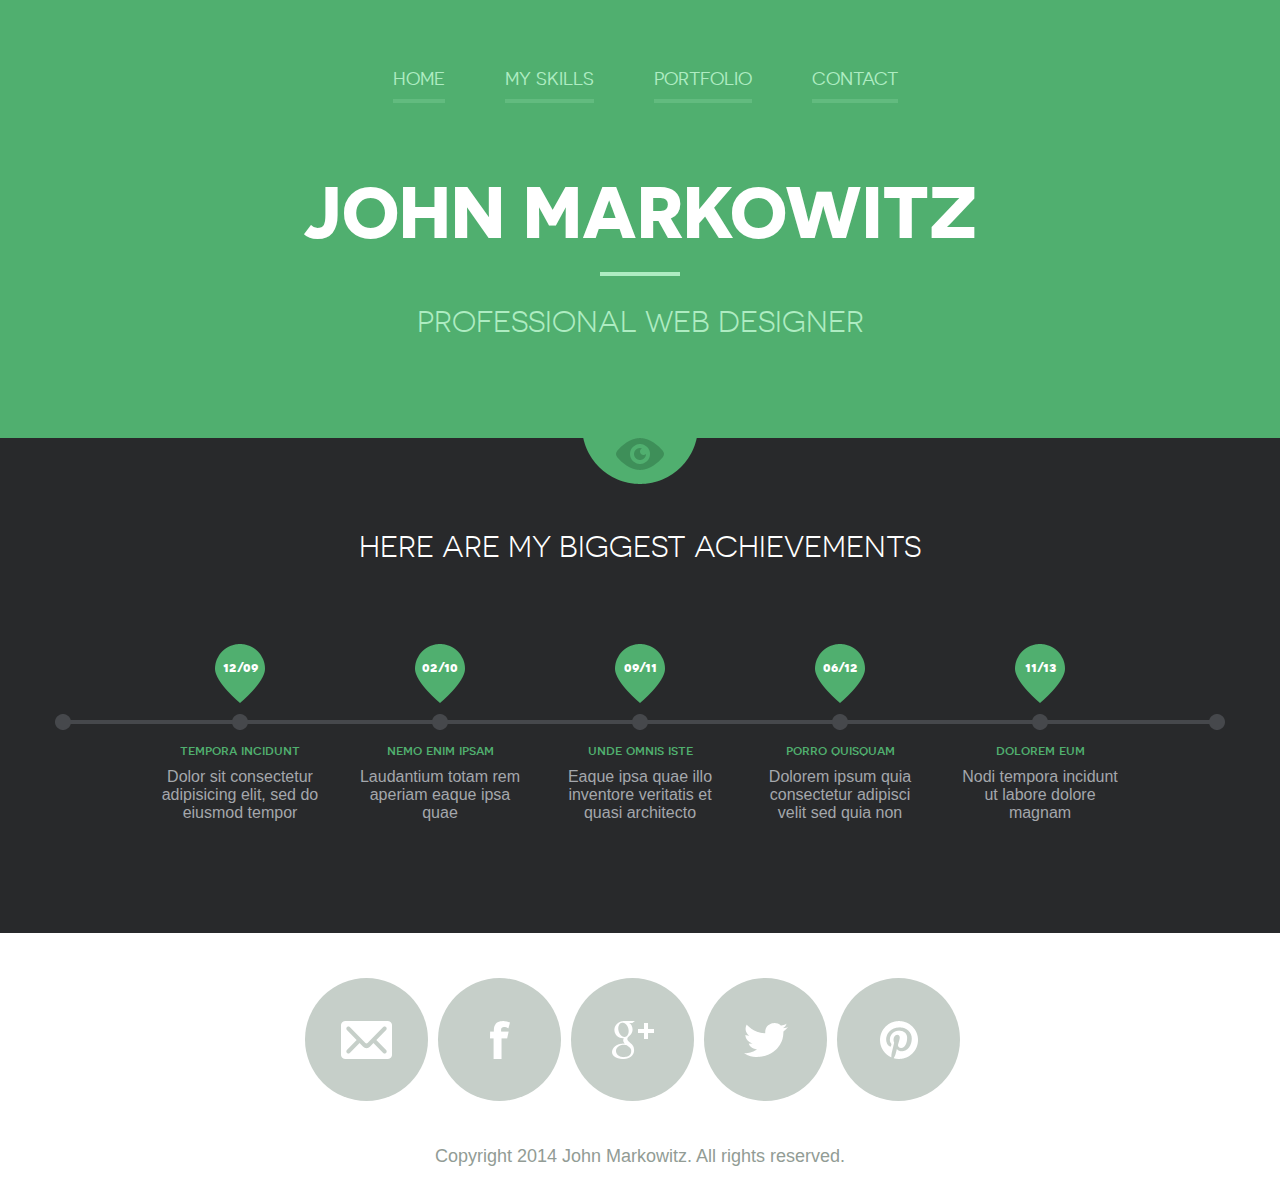
<file: portfolio-template/john_markowitz/index.html>
<!DOCTYPE html>
<!--[if lte IE 8]> <html class="oldie" lang="en"> <![endif]-->
<!--[if IE 9]> <html class="ie9" lang="en"> <![endif]-->
<!--[if gt IE 9]><!--> <html lang="en"> <!--<![endif]-->
<head>
	<meta charset="utf-8">
	<meta name="viewport" content="width=device-width, initial-scale=1, maximum-scale=1, minimum-scale=1, user-scalable=no">
	<meta http-equiv="X-UA-Compatible" content="IE=edge,chrome=1">
	<meta name="format-detection" content="telephone=no">
	<title>John Markowitz</title>
	<link rel="stylesheet" href="js/fancybox/jquery.fancybox.css" type="text/css" media="screen" />
	<link rel="stylesheet" href="css/all.css" />
	<link rel="stylesheet" href="css/screen.css" />
	<!--[if lt IE 9]>
		<script src="http://html5shiv.googlecode.com/svn/trunk/html5.js"></script>
	<![endif]-->
</head>
<body>
	<div id="wrapper">
		<div class="wrapper-holder">
			<header id="header">
				<a class="menu_trigger" href="#">menu</a>
					<nav id="nav">
						<ul>
							<li><a class="active" href="index.html">Home</a></li>
							<li><a href="myskills.html">My skills</a></li>
							<li><a href="Portfolio.html">Portfolio</a></li>
							<li><a href="Contact.html">Contact</a></li>
						</ul>
					</nav>
				<h1 class="logo">John Markowitz</h1>
				<h2 class="slogan">Professional Web Designer</h2>
			</header>
		</div>
		<div class="wrapper-holder grey">
			<section id="main">
				<h2>Here are my biggest achievements</h2>
				<div class="box_timeline_holder">
					<div class="box_timeline">
						<ul>
							<li>
								<div class="date">
									<span>12/09</span>
								</div>
								<h3>tempora incidunt</h3>
								<p>Dolor sit consectetur adipisicing elit, sed do eiusmod tempor</p>
							</li>
							<li>
								<div class="date">
									<span>02/10</span>
								</div>
								<h3>nemo enim ipsam</h3>
								<p>Laudantium totam rem aperiam eaque ipsa quae</p>
							</li>
							<li>
								<div class="date">
									<span>09/11</span>
								</div>
								<h3>unde omnis iste</h3>
								<p>Eaque ipsa quae illo inventore veritatis et quasi architecto </p>
							</li>
							<li>
								<div class="date">
									<span>06/12</span>
								</div>
								<h3>porro quisquam</h3>
								<p>Dolorem ipsum quia consectetur adipisci velit sed quia non</p>
							</li>
							<li>
								<div class="date">
									<span>11/13</span>
								</div>
								<h3>dolorem eum</h3>
								<p>Nodi tempora incidunt ut labore dolore magnam</p>
							</li>
						</ul>
					</div>
				</div>
			</section>
		</div>
		<footer id="footer">
			<div class="footer-content">
				<ul class="social">
					<li class="email"><a href="#">Email</a></li>
					<li class="facebook"><a href="#">Facebook</a></li>
					<li class="google"><a href="#">Google+</a></li>
					<li class="twitter"><a href="#">Twitter</a></li>
					<li class="pinterest"><a href="#">Pinterest</a></li>
				</ul>
				<p class="copy">Copyright 2014 John Markowitz. All rights reserved.</p>
			</div>
		</footer>	
	</div>
	<script src="http://code.jquery.com/jquery-1.11.1.min.js"></script>
	<script src="js/isotope.pkgd.min.js"></script>
	<script src="js/cells-by-row.js"></script>
	<script type="text/javascript" src="js/fancybox/jquery.fancybox.pack.js"></script>
	<script type="text/javascript" src="js/main.js"></script>
</body>
</html>
</file>
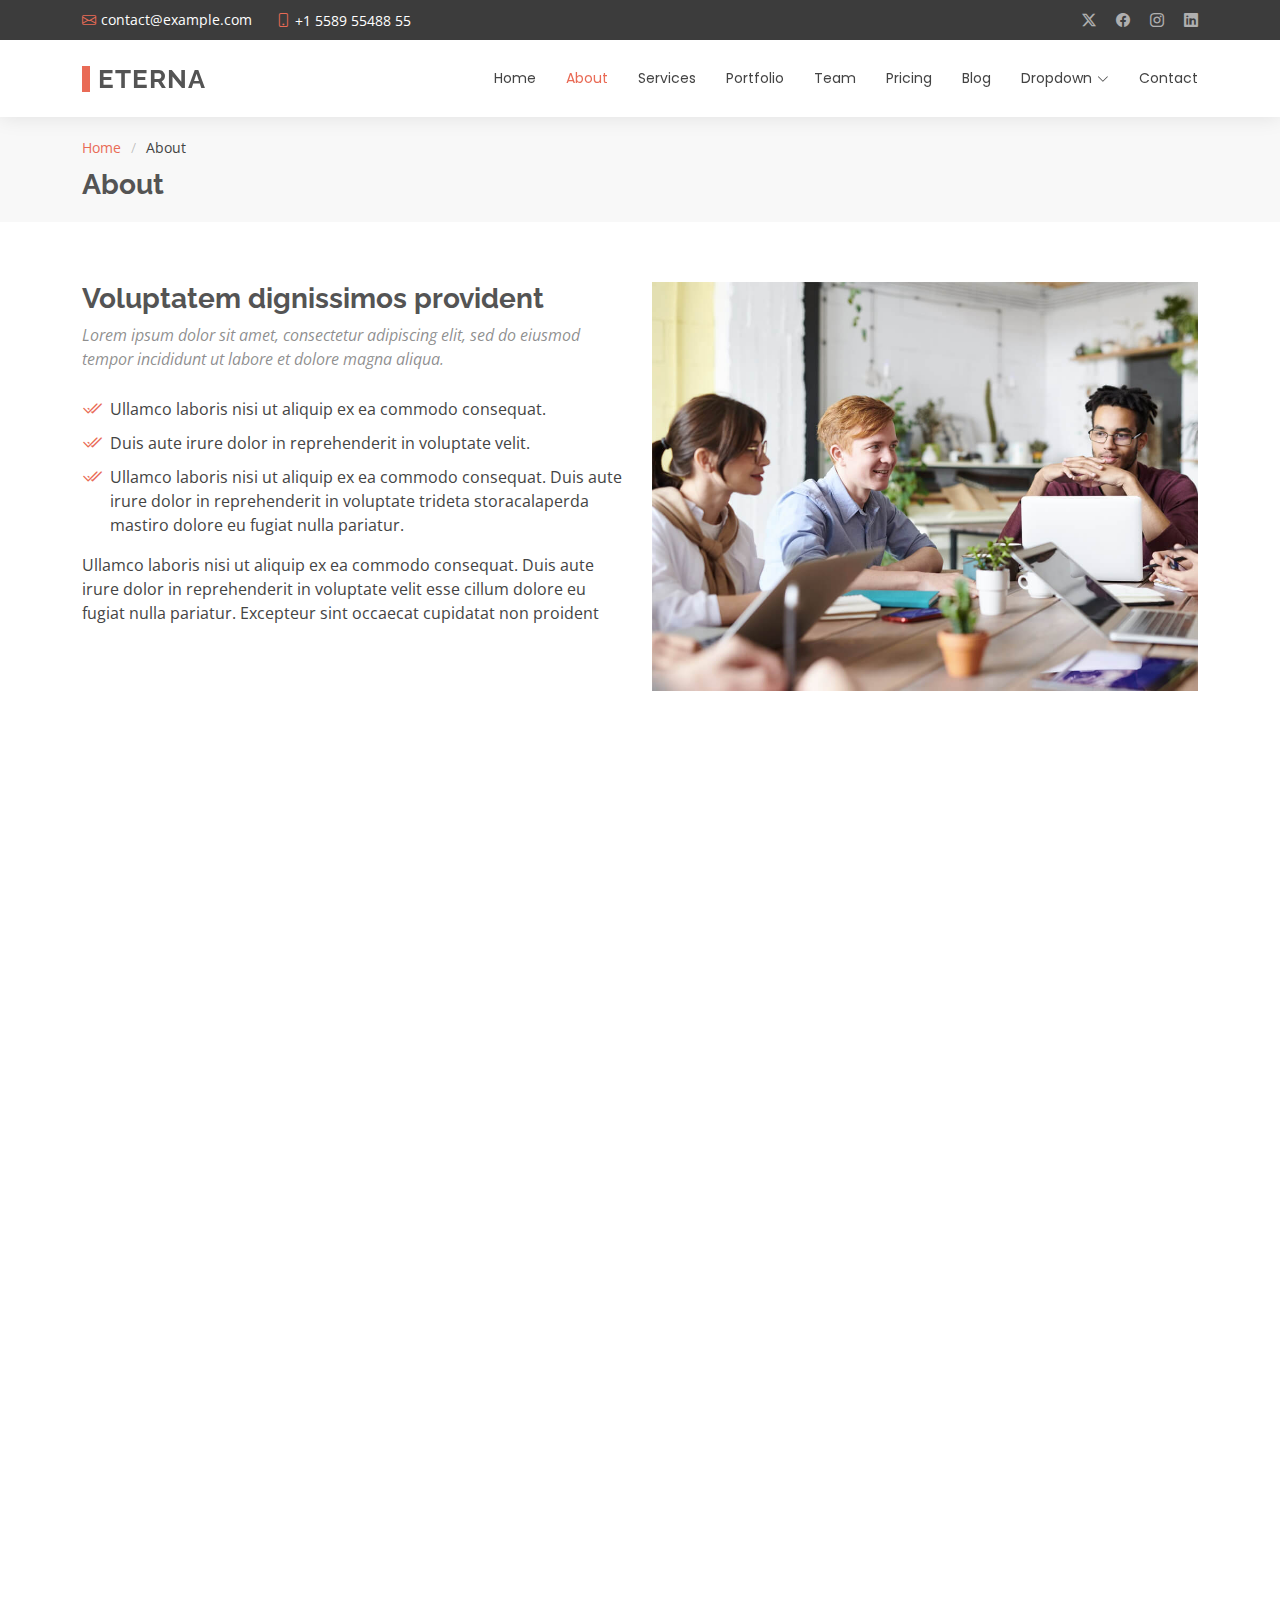
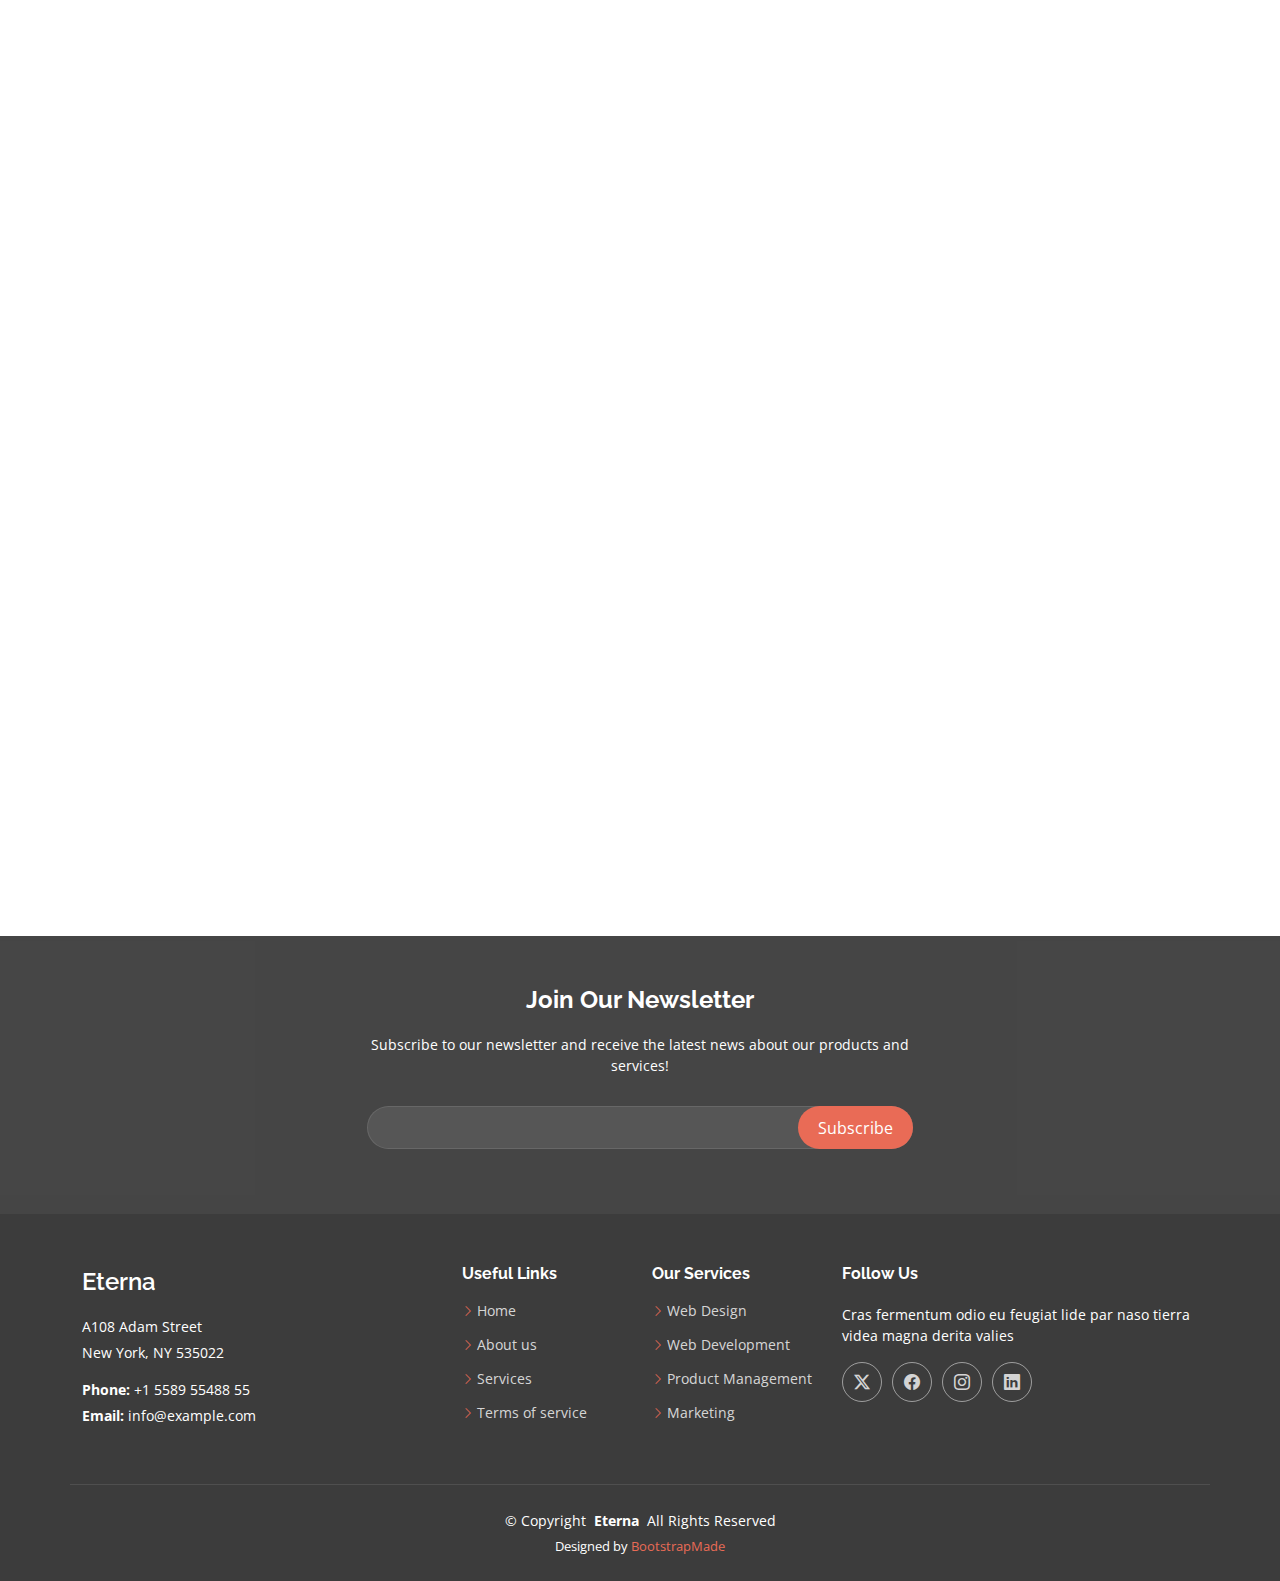
<file: portfolio-template/about.html>
<!DOCTYPE html>
<html lang="en">

<head>
  <meta charset="utf-8">
  <meta content="width=device-width, initial-scale=1.0" name="viewport">
  <title>About - Eterna Bootstrap Template</title>
  <meta name="description" content="">
  <meta name="keywords" content="">

  <!-- Favicons -->
  <link href="assets/img/favicon.png" rel="icon">
  <link href="assets/img/apple-touch-icon.png" rel="apple-touch-icon">

  <!-- Fonts -->
  <link href="https://fonts.googleapis.com" rel="preconnect">
  <link href="https://fonts.gstatic.com" rel="preconnect" crossorigin>
  <link href="https://fonts.googleapis.com/css2?family=Open+Sans:ital,wght@0,300;0,400;0,500;0,600;0,700;0,800;1,300;1,400;1,500;1,600;1,700;1,800&family=Poppins:ital,wght@0,100;0,200;0,300;0,400;0,500;0,600;0,700;0,800;0,900;1,100;1,200;1,300;1,400;1,500;1,600;1,700;1,800;1,900&family=Raleway:ital,wght@0,100;0,200;0,300;0,400;0,500;0,600;0,700;0,800;0,900;1,100;1,200;1,300;1,400;1,500;1,600;1,700;1,800;1,900&display=swap" rel="stylesheet">

  <!-- Vendor CSS Files -->
  <link href="assets/vendor/bootstrap/css/bootstrap.min.css" rel="stylesheet">
  <link href="assets/vendor/bootstrap-icons/bootstrap-icons.css" rel="stylesheet">
  <link href="assets/vendor/aos/aos.css" rel="stylesheet">
  <link href="assets/vendor/swiper/swiper-bundle.min.css" rel="stylesheet">
  <link href="assets/vendor/glightbox/css/glightbox.min.css" rel="stylesheet">

  <!-- Main CSS File -->
  <link href="assets/css/main.css" rel="stylesheet">

  <!-- =======================================================
  * Template Name: Eterna
  * Template URL: https://bootstrapmade.com/eterna-free-multipurpose-bootstrap-template/
  * Updated: Aug 07 2024 with Bootstrap v5.3.3
  * Author: BootstrapMade.com
  * License: https://bootstrapmade.com/license/
  ======================================================== -->
</head>

<body class="about-page">

  <header id="header" class="header sticky-top">

    <div class="topbar d-flex align-items-center dark-background">
      <div class="container d-flex justify-content-center justify-content-md-between">
        <div class="contact-info d-flex align-items-center">
          <i class="bi bi-envelope d-flex align-items-center"><a href="mailto:contact@example.com">contact@example.com</a></i>
          <i class="bi bi-phone d-flex align-items-center ms-4"><span>+1 5589 55488 55</span></i>
        </div>
        <div class="social-links d-none d-md-flex align-items-center">
          <a href="#" class="twitter"><i class="bi bi-twitter-x"></i></a>
          <a href="#" class="facebook"><i class="bi bi-facebook"></i></a>
          <a href="#" class="instagram"><i class="bi bi-instagram"></i></a>
          <a href="#" class="linkedin"><i class="bi bi-linkedin"></i></a>
        </div>
      </div>
    </div><!-- End Top Bar -->

    <div class="branding">

      <div class="container position-relative d-flex align-items-center justify-content-between">
        <a href="index.html" class="logo d-flex align-items-center">
          <!-- Uncomment the line below if you also wish to use an image logo -->
          <!-- <img src="assets/img/logo.png" alt=""> -->
          <h1 class="sitename">Eterna<br></h1>
        </a>

        <nav id="navmenu" class="navmenu">
          <ul>
            <li><a href="index.html">Home</a></li>
            <li><a href="about.html" class="active">About</a></li>
            <li><a href="services.html">Services</a></li>
            <li><a href="portfolio.html">Portfolio</a></li>
            <li><a href="team.html">Team</a></li>
            <li><a href="pricing.html">Pricing</a></li>
            <li><a href="blog.html">Blog</a></li>
            <li class="dropdown"><a href="#"><span>Dropdown</span> <i class="bi bi-chevron-down toggle-dropdown"></i></a>
              <ul>
                <li><a href="#">Dropdown 1</a></li>
                <li class="dropdown"><a href="#"><span>Deep Dropdown</span> <i class="bi bi-chevron-down toggle-dropdown"></i></a>
                  <ul>
                    <li><a href="#">Deep Dropdown 1</a></li>
                    <li><a href="#">Deep Dropdown 2</a></li>
                    <li><a href="#">Deep Dropdown 3</a></li>
                    <li><a href="#">Deep Dropdown 4</a></li>
                    <li><a href="#">Deep Dropdown 5</a></li>
                  </ul>
                </li>
                <li><a href="#">Dropdown 2</a></li>
                <li><a href="#">Dropdown 3</a></li>
                <li><a href="#">Dropdown 4</a></li>
              </ul>
            </li>
            <li><a href="contact.html">Contact</a></li>
          </ul>
          <i class="mobile-nav-toggle d-xl-none bi bi-list"></i>
        </nav>

      </div>

    </div>

  </header>

  <main class="main">

    <!-- Page Title -->
    <div class="page-title" data-aos="fade">
      <div class="container">
        <nav class="breadcrumbs">
          <ol>
            <li><a href="index.html">Home</a></li>
            <li class="current">About</li>
          </ol>
        </nav>
        <h1>About</h1>
      </div>
    </div><!-- End Page Title -->

    <!-- About Section -->
    <section id="about" class="section about">

      <div class="container" data-aos="fade-up" data-aos-delay="100">

        <div class="row gy-4">
          <div class="col-lg-6 order-1 order-lg-2">
            <img src="assets/img/about.jpg" class="img-fluid" alt="">
          </div>
          <div class="col-lg-6 order-2 order-lg-1 content">
            <h3>Voluptatem dignissimos provident</h3>
            <p class="fst-italic">
              Lorem ipsum dolor sit amet, consectetur adipiscing elit, sed do eiusmod tempor incididunt ut labore et dolore
              magna aliqua.
            </p>
            <ul>
              <li><i class="bi bi-check2-all"></i> <span>Ullamco laboris nisi ut aliquip ex ea commodo consequat.</span></li>
              <li><i class="bi bi-check2-all"></i> <span>Duis aute irure dolor in reprehenderit in voluptate velit.</span></li>
              <li><i class="bi bi-check2-all"></i> <span>Ullamco laboris nisi ut aliquip ex ea commodo consequat. Duis aute irure dolor in reprehenderit in voluptate trideta storacalaperda mastiro dolore eu fugiat nulla pariatur.</span></li>
            </ul>
            <p>
              Ullamco laboris nisi ut aliquip ex ea commodo consequat. Duis aute irure dolor in reprehenderit in voluptate
              velit esse cillum dolore eu fugiat nulla pariatur. Excepteur sint occaecat cupidatat non proident
            </p>
          </div>
        </div>

      </div>

    </section><!-- /About Section -->

    <!-- Stats Section -->
    <section id="stats" class="stats section">

      <div class="container" data-aos="fade-up" data-aos-delay="100">

        <div class="row gy-4">

          <div class="col-lg-3 col-md-6">
            <div class="stats-item">
              <i class="bi bi-emoji-smile"></i>
              <span data-purecounter-start="0" data-purecounter-end="232" data-purecounter-duration="1" class="purecounter"></span>
              <p><strong>Happy Clients</strong> <span>consequuntur quae</span></p>
            </div>
          </div><!-- End Stats Item -->

          <div class="col-lg-3 col-md-6">
            <div class="stats-item">
              <i class="bi bi-journal-richtext"></i>
              <span data-purecounter-start="0" data-purecounter-end="521" data-purecounter-duration="1" class="purecounter"></span>
              <p><strong>Projects</strong> <span>adipisci atque cum quia aut</span></p>
            </div>
          </div><!-- End Stats Item -->

          <div class="col-lg-3 col-md-6">
            <div class="stats-item">
              <i class="bi bi-headset"></i>
              <span data-purecounter-start="0" data-purecounter-end="1453" data-purecounter-duration="1" class="purecounter"></span>
              <p><strong>Hours Of Support</strong> <span>aut commodi quaerat</span></p>
            </div>
          </div><!-- End Stats Item -->

          <div class="col-lg-3 col-md-6">
            <div class="stats-item">
              <i class="bi bi-people"></i>
              <span data-purecounter-start="0" data-purecounter-end="32" data-purecounter-duration="1" class="purecounter"></span>
              <p><strong>Hard Workers</strong> <span>rerum asperiores dolor</span></p>
            </div>
          </div><!-- End Stats Item -->

        </div>

      </div>

    </section><!-- /Stats Section -->

    <!-- Clients Section -->
    <section id="clients" class="section clients">

      <!-- Section Title -->
      <div class="container section-title" data-aos="fade-up">
        <h2>Clients</h2>
        <p>Necessitatibus eius consequatur ex aliquid fuga eum quidem sint consectetur velit. Quisquam quos quisquam cupiditate. Et nemo qui impedit suscipit alias ea. Quia fugiat sit in iste officiis commodi quidem hic quas</p>
      </div><!-- End Section Title -->

      <div class="container" data-aos="fade-up" data-aos-delay="100">

        <div class="swiper init-swiper">
          <script type="application/json" class="swiper-config">
            {
              "loop": true,
              "speed": 600,
              "autoplay": {
                "delay": 5000
              },
              "slidesPerView": "auto",
              "pagination": {
                "el": ".swiper-pagination",
                "type": "bullets",
                "clickable": true
              },
              "breakpoints": {
                "320": {
                  "slidesPerView": 2,
                  "spaceBetween": 40
                },
                "480": {
                  "slidesPerView": 3,
                  "spaceBetween": 60
                },
                "640": {
                  "slidesPerView": 4,
                  "spaceBetween": 80
                },
                "992": {
                  "slidesPerView": 6,
                  "spaceBetween": 120
                }
              }
            }
          </script>
          <div class="swiper-wrapper align-items-center">
            <div class="swiper-slide"><img src="assets/img/clients/client-1.png" class="img-fluid" alt=""></div>
            <div class="swiper-slide"><img src="assets/img/clients/client-2.png" class="img-fluid" alt=""></div>
            <div class="swiper-slide"><img src="assets/img/clients/client-3.png" class="img-fluid" alt=""></div>
            <div class="swiper-slide"><img src="assets/img/clients/client-4.png" class="img-fluid" alt=""></div>
            <div class="swiper-slide"><img src="assets/img/clients/client-5.png" class="img-fluid" alt=""></div>
            <div class="swiper-slide"><img src="assets/img/clients/client-6.png" class="img-fluid" alt=""></div>
            <div class="swiper-slide"><img src="assets/img/clients/client-7.png" class="img-fluid" alt=""></div>
            <div class="swiper-slide"><img src="assets/img/clients/client-8.png" class="img-fluid" alt=""></div>
          </div>
          <div class="swiper-pagination"></div>
        </div>

      </div>

    </section><!-- /Clients Section -->

    <!-- Testimonials Section -->
    <section id="testimonials" class="testimonials section">

      <!-- Section Title -->
      <div class="container section-title" data-aos="fade-up">
        <h2>Testimonials</h2>
        <p>Necessitatibus eius consequatur ex aliquid fuga eum quidem sint consectetur velit</p>
      </div><!-- End Section Title -->

      <div class="container">

        <div class="row gy-4">

          <div class="col-lg-6" data-aos="fade-up" data-aos-delay="100">
            <div class="testimonial-item">
              <img src="assets/img/testimonials/testimonials-1.jpg" class="testimonial-img" alt="">
              <h3>Saul Goodman</h3>
              <h4>Ceo &amp; Founder</h4>
              <div class="stars">
                <i class="bi bi-star-fill"></i><i class="bi bi-star-fill"></i><i class="bi bi-star-fill"></i><i class="bi bi-star-fill"></i><i class="bi bi-star-fill"></i>
              </div>
              <p>
                <i class="bi bi-quote quote-icon-left"></i>
                <span>Proin iaculis purus consequat sem cure digni ssim donec porttitora entum suscipit rhoncus. Accusantium quam, ultricies eget id, aliquam eget nibh et. Maecen aliquam, risus at semper.</span>
                <i class="bi bi-quote quote-icon-right"></i>
              </p>
            </div>
          </div><!-- End testimonial item -->

          <div class="col-lg-6" data-aos="fade-up" data-aos-delay="200">
            <div class="testimonial-item">
              <img src="assets/img/testimonials/testimonials-2.jpg" class="testimonial-img" alt="">
              <h3>Sara Wilsson</h3>
              <h4>Designer</h4>
              <div class="stars">
                <i class="bi bi-star-fill"></i><i class="bi bi-star-fill"></i><i class="bi bi-star-fill"></i><i class="bi bi-star-fill"></i><i class="bi bi-star-fill"></i>
              </div>
              <p>
                <i class="bi bi-quote quote-icon-left"></i>
                <span>Export tempor illum tamen malis malis eram quae irure esse labore quem cillum quid cillum eram malis quorum velit fore eram velit sunt aliqua noster fugiat irure amet legam anim culpa.</span>
                <i class="bi bi-quote quote-icon-right"></i>
              </p>
            </div>
          </div><!-- End testimonial item -->

          <div class="col-lg-6" data-aos="fade-up" data-aos-delay="300">
            <div class="testimonial-item">
              <img src="assets/img/testimonials/testimonials-3.jpg" class="testimonial-img" alt="">
              <h3>Jena Karlis</h3>
              <h4>Store Owner</h4>
              <div class="stars">
                <i class="bi bi-star-fill"></i><i class="bi bi-star-fill"></i><i class="bi bi-star-fill"></i><i class="bi bi-star-fill"></i><i class="bi bi-star-fill"></i>
              </div>
              <p>
                <i class="bi bi-quote quote-icon-left"></i>
                <span>Enim nisi quem export duis labore cillum quae magna enim sint quorum nulla quem veniam duis minim tempor labore quem eram duis noster aute amet eram fore quis sint minim.</span>
                <i class="bi bi-quote quote-icon-right"></i>
              </p>
            </div>
          </div><!-- End testimonial item -->

          <div class="col-lg-6" data-aos="fade-up" data-aos-delay="400">
            <div class="testimonial-item">
              <img src="assets/img/testimonials/testimonials-4.jpg" class="testimonial-img" alt="">
              <h3>Matt Brandon</h3>
              <h4>Freelancer</h4>
              <div class="stars">
                <i class="bi bi-star-fill"></i><i class="bi bi-star-fill"></i><i class="bi bi-star-fill"></i><i class="bi bi-star-fill"></i><i class="bi bi-star-fill"></i>
              </div>
              <p>
                <i class="bi bi-quote quote-icon-left"></i>
                <span>Fugiat enim eram quae cillum dolore dolor amet nulla culpa multos export minim fugiat minim velit minim dolor enim duis veniam ipsum anim magna sunt elit fore quem dolore labore illum veniam.</span>
                <i class="bi bi-quote quote-icon-right"></i>
              </p>
            </div>
          </div><!-- End testimonial item -->

          <div class="col-lg-6" data-aos="fade-up" data-aos-delay="500">
            <div class="testimonial-item">
              <img src="assets/img/testimonials/testimonials-5.jpg" class="testimonial-img" alt="">
              <h3>John Larson</h3>
              <h4>Entrepreneur</h4>
              <div class="stars">
                <i class="bi bi-star-fill"></i><i class="bi bi-star-fill"></i><i class="bi bi-star-fill"></i><i class="bi bi-star-fill"></i><i class="bi bi-star-fill"></i>
              </div>
              <p>
                <i class="bi bi-quote quote-icon-left"></i>
                <span>Quis quorum aliqua sint quem legam fore sunt eram irure aliqua veniam tempor noster veniam enim culpa labore duis sunt culpa nulla illum cillum fugiat legam esse veniam culpa fore nisi cillum quid.</span>
                <i class="bi bi-quote quote-icon-right"></i>
              </p>
            </div>
          </div><!-- End testimonial item -->

          <div class="col-lg-6" data-aos="fade-up" data-aos-delay="600">
            <div class="testimonial-item">
              <img src="assets/img/testimonials/testimonials-6.jpg" class="testimonial-img" alt="">
              <h3>Emily Harison</h3>
              <h4>Store Owner</h4>
              <div class="stars">
                <i class="bi bi-star-fill"></i><i class="bi bi-star-fill"></i><i class="bi bi-star-fill"></i><i class="bi bi-star-fill"></i><i class="bi bi-star-fill"></i>
              </div>
              <p>
                <i class="bi bi-quote quote-icon-left"></i>
                <span>Eius ipsam praesentium dolor quaerat inventore rerum odio. Quos laudantium adipisci eius. Accusamus qui iste cupiditate sed temporibus est aspernatur. Sequi officiis ea et quia quidem.</span>
                <i class="bi bi-quote quote-icon-right"></i>
              </p>
            </div>
          </div><!-- End testimonial item -->

        </div>

      </div>

    </section><!-- /Testimonials Section -->

  </main>

  <footer id="footer" class="footer position-relative dark-background">

    <div class="footer-newsletter">
      <div class="container">
        <div class="row justify-content-center text-center">
          <div class="col-lg-6">
            <h4>Join Our Newsletter</h4>
            <p>Subscribe to our newsletter and receive the latest news about our products and services!</p>
            <form action="forms/newsletter.php" method="post" class="php-email-form">
              <div class="newsletter-form"><input type="email" name="email"><input type="submit" value="Subscribe"></div>
              <div class="loading">Loading</div>
              <div class="error-message"></div>
              <div class="sent-message">Your subscription request has been sent. Thank you!</div>
            </form>
          </div>
        </div>
      </div>
    </div>

    <div class="container footer-top">
      <div class="row gy-4">
        <div class="col-lg-4 col-md-6 footer-about">
          <a href="index.html" class="d-flex align-items-center">
            <span class="sitename">Eterna</span>
          </a>
          <div class="footer-contact pt-3">
            <p>A108 Adam Street</p>
            <p>New York, NY 535022</p>
            <p class="mt-3"><strong>Phone:</strong> <span>+1 5589 55488 55</span></p>
            <p><strong>Email:</strong> <span>info@example.com</span></p>
          </div>
        </div>

        <div class="col-lg-2 col-md-3 footer-links">
          <h4>Useful Links</h4>
          <ul>
            <li><i class="bi bi-chevron-right"></i> <a href="#">Home</a></li>
            <li><i class="bi bi-chevron-right"></i> <a href="#">About us</a></li>
            <li><i class="bi bi-chevron-right"></i> <a href="#">Services</a></li>
            <li><i class="bi bi-chevron-right"></i> <a href="#">Terms of service</a></li>
          </ul>
        </div>

        <div class="col-lg-2 col-md-3 footer-links">
          <h4>Our Services</h4>
          <ul>
            <li><i class="bi bi-chevron-right"></i> <a href="#">Web Design</a></li>
            <li><i class="bi bi-chevron-right"></i> <a href="#">Web Development</a></li>
            <li><i class="bi bi-chevron-right"></i> <a href="#">Product Management</a></li>
            <li><i class="bi bi-chevron-right"></i> <a href="#">Marketing</a></li>
          </ul>
        </div>

        <div class="col-lg-4 col-md-12">
          <h4>Follow Us</h4>
          <p>Cras fermentum odio eu feugiat lide par naso tierra videa magna derita valies</p>
          <div class="social-links d-flex">
            <a href=""><i class="bi bi-twitter-x"></i></a>
            <a href=""><i class="bi bi-facebook"></i></a>
            <a href=""><i class="bi bi-instagram"></i></a>
            <a href=""><i class="bi bi-linkedin"></i></a>
          </div>
        </div>

      </div>
    </div>

    <div class="container copyright text-center mt-4">
      <p>© <span>Copyright</span> <strong class="px-1 sitename">Eterna</strong> <span>All Rights Reserved</span></p>
      <div class="credits">
        <!-- All the links in the footer should remain intact. -->
        <!-- You can delete the links only if you've purchased the pro version. -->
        <!-- Licensing information: https://bootstrapmade.com/license/ -->
        <!-- Purchase the pro version with working PHP/AJAX contact form: [buy-url] -->
        Designed by <a href="https://bootstrapmade.com/">BootstrapMade</a>
      </div>
    </div>

  </footer>

  <!-- Scroll Top -->
  <a href="#" id="scroll-top" class="scroll-top d-flex align-items-center justify-content-center"><i class="bi bi-arrow-up-short"></i></a>

  <!-- Preloader -->
  <div id="preloader"></div>

  <!-- Vendor JS Files -->
  <script src="assets/vendor/bootstrap/js/bootstrap.bundle.min.js"></script>
  <script src="assets/vendor/php-email-form/validate.js"></script>
  <script src="assets/vendor/aos/aos.js"></script>
  <script src="assets/vendor/swiper/swiper-bundle.min.js"></script>
  <script src="assets/vendor/purecounter/purecounter_vanilla.js"></script>
  <script src="assets/vendor/waypoints/noframework.waypoints.js"></script>
  <script src="assets/vendor/glightbox/js/glightbox.min.js"></script>
  <script src="assets/vendor/imagesloaded/imagesloaded.pkgd.min.js"></script>
  <script src="assets/vendor/isotope-layout/isotope.pkgd.min.js"></script>

  <!-- Main JS File -->
  <script src="assets/js/main.js"></script>

</body>

</html>
</file>
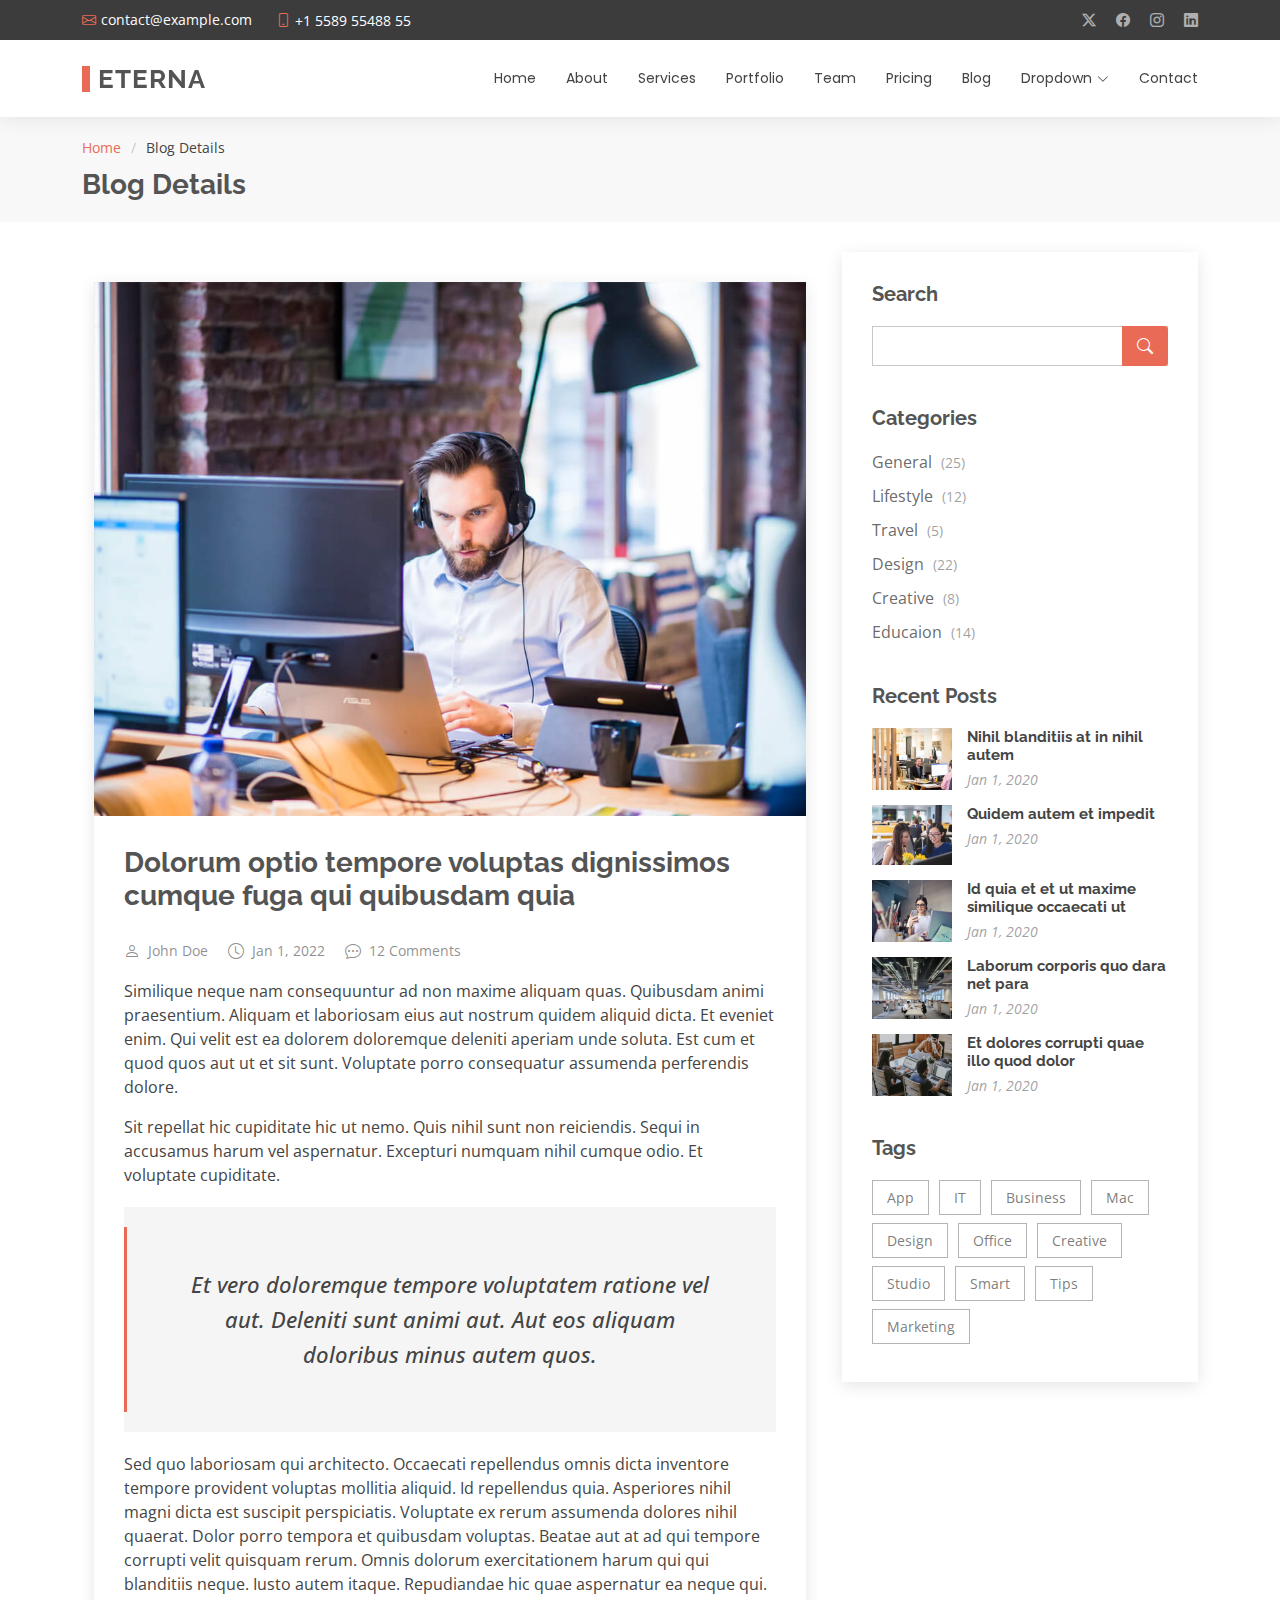
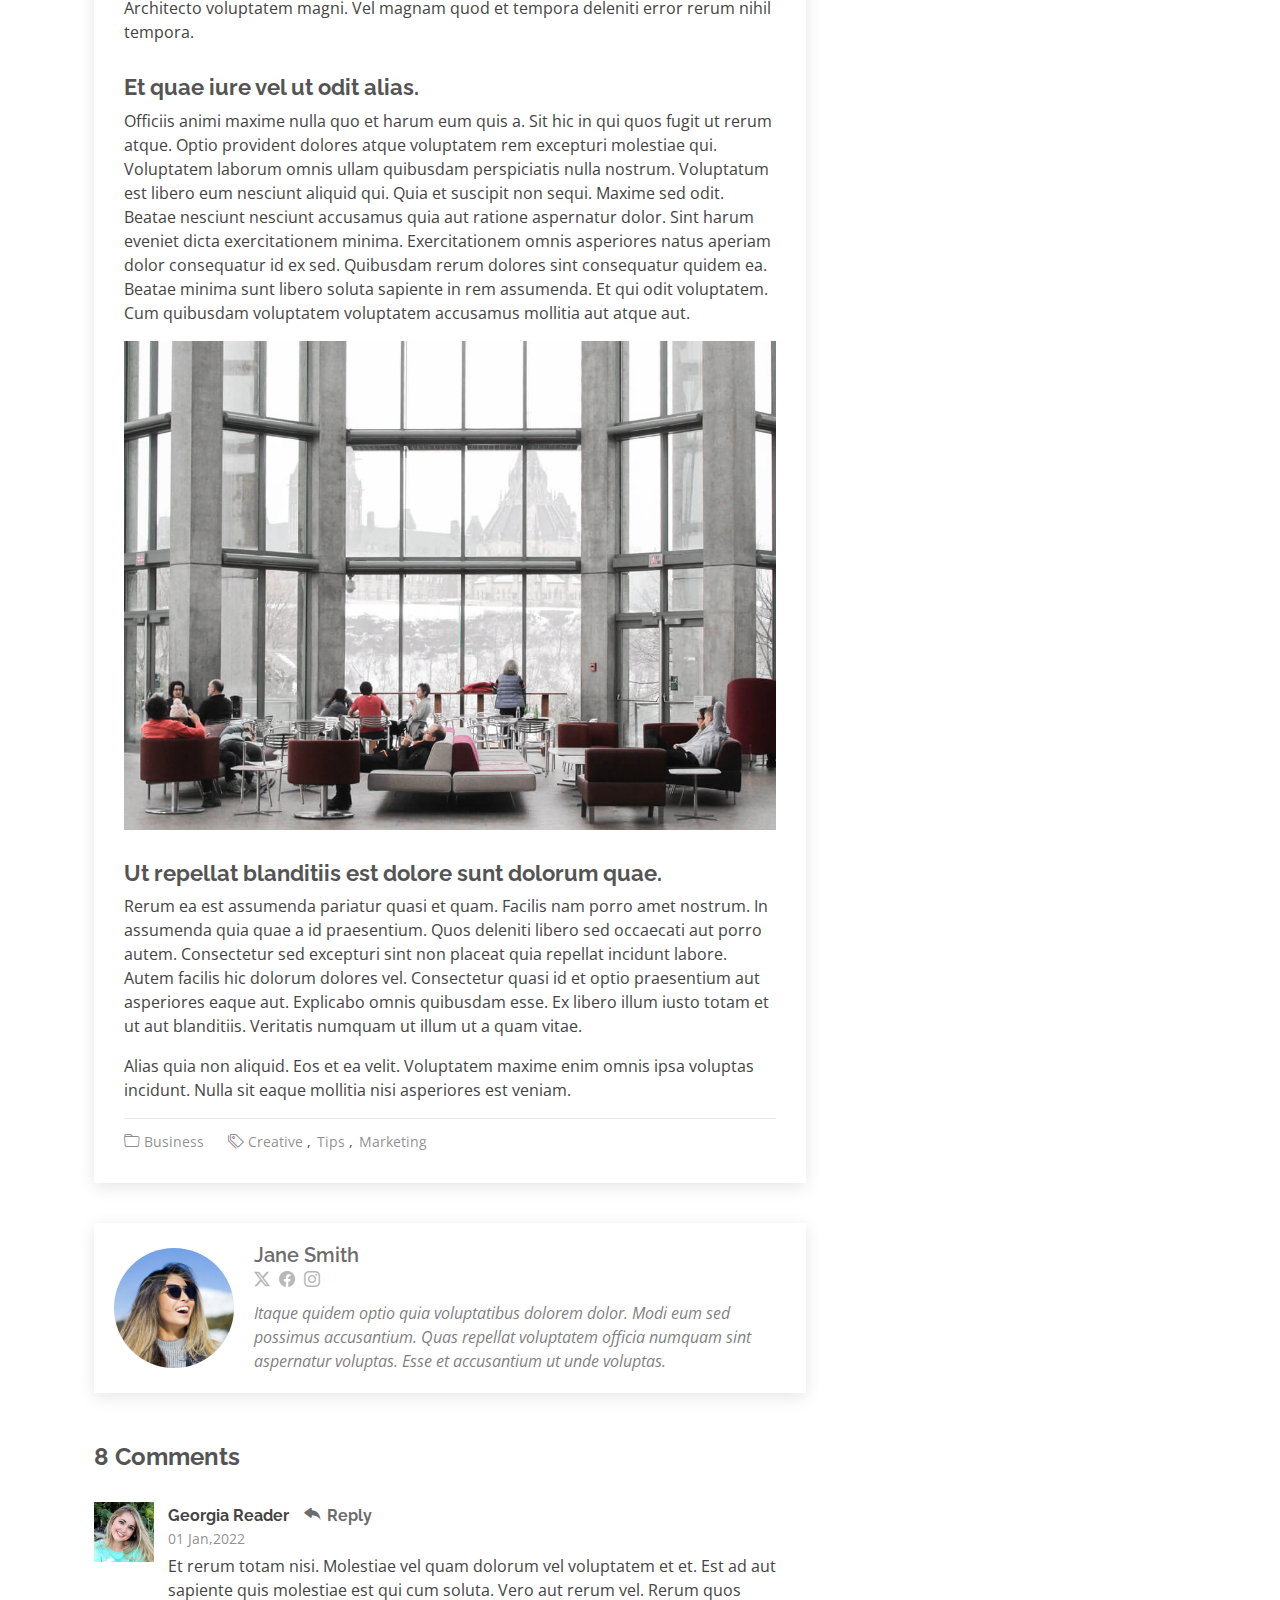
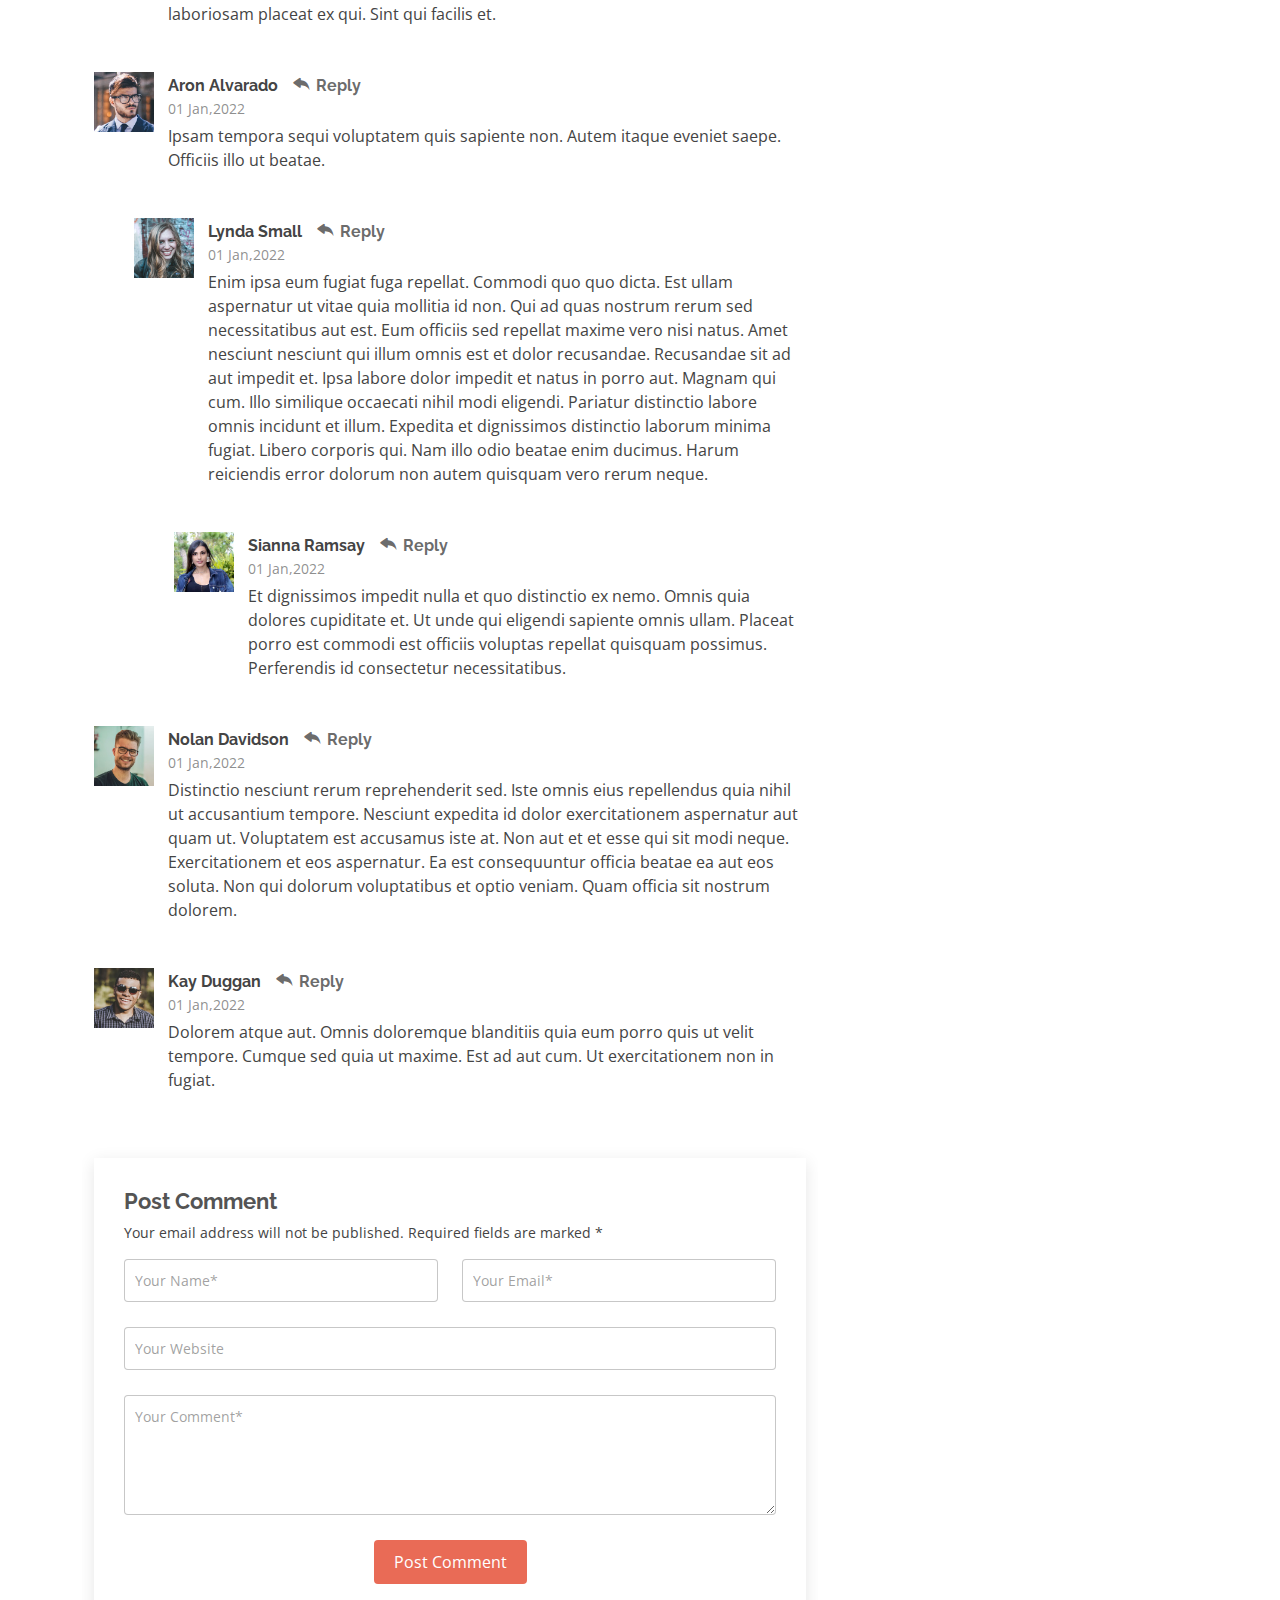
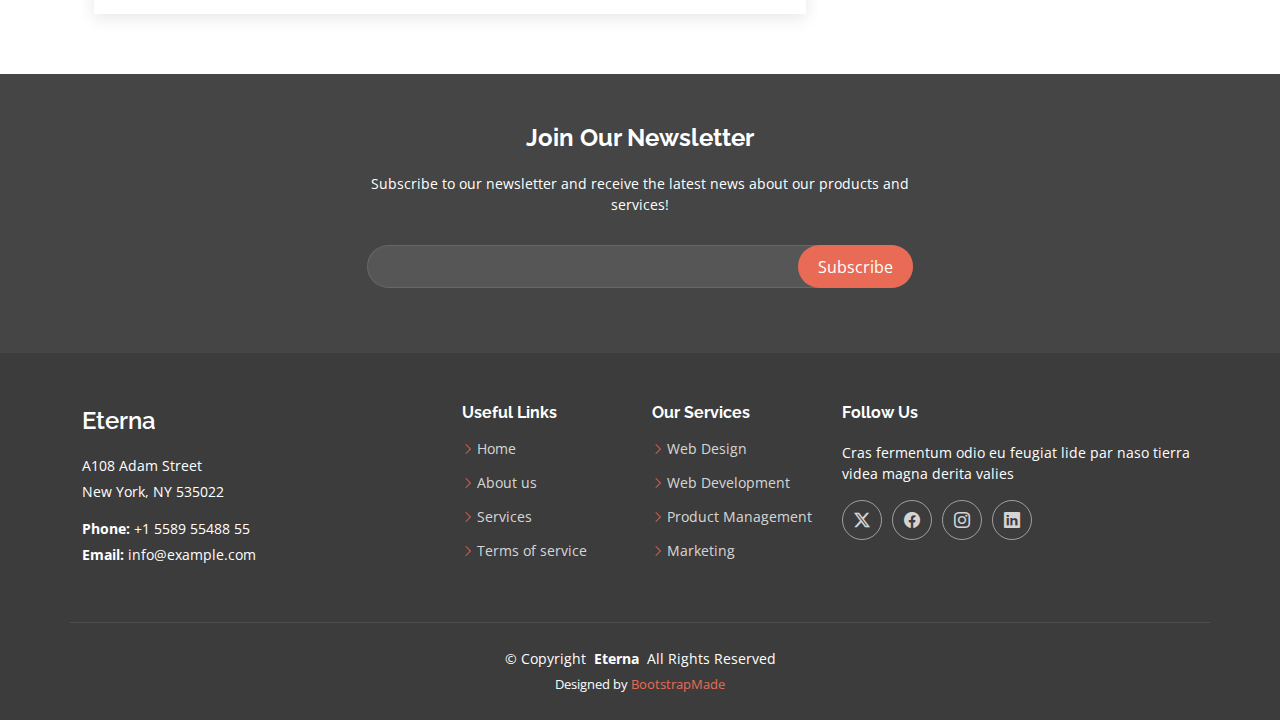
<file: portfolio-template/blog-details.html>
<!DOCTYPE html>
<html lang="en">

<head>
  <meta charset="utf-8">
  <meta content="width=device-width, initial-scale=1.0" name="viewport">
  <title>Blog Details - Eterna Bootstrap Template</title>
  <meta name="description" content="">
  <meta name="keywords" content="">

  <!-- Favicons -->
  <link href="assets/img/favicon.png" rel="icon">
  <link href="assets/img/apple-touch-icon.png" rel="apple-touch-icon">

  <!-- Fonts -->
  <link href="https://fonts.googleapis.com" rel="preconnect">
  <link href="https://fonts.gstatic.com" rel="preconnect" crossorigin>
  <link href="https://fonts.googleapis.com/css2?family=Open+Sans:ital,wght@0,300;0,400;0,500;0,600;0,700;0,800;1,300;1,400;1,500;1,600;1,700;1,800&family=Poppins:ital,wght@0,100;0,200;0,300;0,400;0,500;0,600;0,700;0,800;0,900;1,100;1,200;1,300;1,400;1,500;1,600;1,700;1,800;1,900&family=Raleway:ital,wght@0,100;0,200;0,300;0,400;0,500;0,600;0,700;0,800;0,900;1,100;1,200;1,300;1,400;1,500;1,600;1,700;1,800;1,900&display=swap" rel="stylesheet">

  <!-- Vendor CSS Files -->
  <link href="assets/vendor/bootstrap/css/bootstrap.min.css" rel="stylesheet">
  <link href="assets/vendor/bootstrap-icons/bootstrap-icons.css" rel="stylesheet">
  <link href="assets/vendor/aos/aos.css" rel="stylesheet">
  <link href="assets/vendor/swiper/swiper-bundle.min.css" rel="stylesheet">
  <link href="assets/vendor/glightbox/css/glightbox.min.css" rel="stylesheet">

  <!-- Main CSS File -->
  <link href="assets/css/main.css" rel="stylesheet">

  <!-- =======================================================
  * Template Name: Eterna
  * Template URL: https://bootstrapmade.com/eterna-free-multipurpose-bootstrap-template/
  * Updated: Aug 07 2024 with Bootstrap v5.3.3
  * Author: BootstrapMade.com
  * License: https://bootstrapmade.com/license/
  ======================================================== -->
</head>

<body class="blog-details-page">

  <header id="header" class="header sticky-top">

    <div class="topbar d-flex align-items-center dark-background">
      <div class="container d-flex justify-content-center justify-content-md-between">
        <div class="contact-info d-flex align-items-center">
          <i class="bi bi-envelope d-flex align-items-center"><a href="mailto:contact@example.com">contact@example.com</a></i>
          <i class="bi bi-phone d-flex align-items-center ms-4"><span>+1 5589 55488 55</span></i>
        </div>
        <div class="social-links d-none d-md-flex align-items-center">
          <a href="#" class="twitter"><i class="bi bi-twitter-x"></i></a>
          <a href="#" class="facebook"><i class="bi bi-facebook"></i></a>
          <a href="#" class="instagram"><i class="bi bi-instagram"></i></a>
          <a href="#" class="linkedin"><i class="bi bi-linkedin"></i></a>
        </div>
      </div>
    </div><!-- End Top Bar -->

    <div class="branding">

      <div class="container position-relative d-flex align-items-center justify-content-between">
        <a href="index.html" class="logo d-flex align-items-center">
          <!-- Uncomment the line below if you also wish to use an image logo -->
          <!-- <img src="assets/img/logo.png" alt=""> -->
          <h1 class="sitename">Eterna<br></h1>
        </a>

        <nav id="navmenu" class="navmenu">
          <ul>
            <li><a href="index.html">Home</a></li>
            <li><a href="about.html">About</a></li>
            <li><a href="services.html">Services</a></li>
            <li><a href="portfolio.html">Portfolio</a></li>
            <li><a href="team.html">Team</a></li>
            <li><a href="pricing.html">Pricing</a></li>
            <li><a href="blog.html">Blog</a></li>
            <li class="dropdown"><a href="#"><span>Dropdown</span> <i class="bi bi-chevron-down toggle-dropdown"></i></a>
              <ul>
                <li><a href="#">Dropdown 1</a></li>
                <li class="dropdown"><a href="#"><span>Deep Dropdown</span> <i class="bi bi-chevron-down toggle-dropdown"></i></a>
                  <ul>
                    <li><a href="#">Deep Dropdown 1</a></li>
                    <li><a href="#">Deep Dropdown 2</a></li>
                    <li><a href="#">Deep Dropdown 3</a></li>
                    <li><a href="#">Deep Dropdown 4</a></li>
                    <li><a href="#">Deep Dropdown 5</a></li>
                  </ul>
                </li>
                <li><a href="#">Dropdown 2</a></li>
                <li><a href="#">Dropdown 3</a></li>
                <li><a href="#">Dropdown 4</a></li>
              </ul>
            </li>
            <li><a href="contact.html">Contact</a></li>
          </ul>
          <i class="mobile-nav-toggle d-xl-none bi bi-list"></i>
        </nav>

      </div>

    </div>

  </header>

  <main class="main">

    <!-- Page Title -->
    <div class="page-title" data-aos="fade">
      <div class="container">
        <nav class="breadcrumbs">
          <ol>
            <li><a href="index.html">Home</a></li>
            <li class="current">Blog Details</li>
          </ol>
        </nav>
        <h1>Blog Details</h1>
      </div>
    </div><!-- End Page Title -->

    <div class="container">
      <div class="row">

        <div class="col-lg-8">

          <!-- Blog Details Section -->
          <section id="blog-details" class="blog-details section">
            <div class="container">

              <article class="article">

                <div class="post-img">
                  <img src="assets/img/blog/blog-1.jpg" alt="" class="img-fluid">
                </div>

                <h2 class="title">Dolorum optio tempore voluptas dignissimos cumque fuga qui quibusdam quia</h2>

                <div class="meta-top">
                  <ul>
                    <li class="d-flex align-items-center"><i class="bi bi-person"></i> <a href="blog-details.html">John Doe</a></li>
                    <li class="d-flex align-items-center"><i class="bi bi-clock"></i> <a href="blog-details.html"><time datetime="2020-01-01">Jan 1, 2022</time></a></li>
                    <li class="d-flex align-items-center"><i class="bi bi-chat-dots"></i> <a href="blog-details.html">12 Comments</a></li>
                  </ul>
                </div><!-- End meta top -->

                <div class="content">
                  <p>
                    Similique neque nam consequuntur ad non maxime aliquam quas. Quibusdam animi praesentium. Aliquam et laboriosam eius aut nostrum quidem aliquid dicta.
                    Et eveniet enim. Qui velit est ea dolorem doloremque deleniti aperiam unde soluta. Est cum et quod quos aut ut et sit sunt. Voluptate porro consequatur assumenda perferendis dolore.
                  </p>

                  <p>
                    Sit repellat hic cupiditate hic ut nemo. Quis nihil sunt non reiciendis. Sequi in accusamus harum vel aspernatur. Excepturi numquam nihil cumque odio. Et voluptate cupiditate.
                  </p>

                  <blockquote>
                    <p>
                      Et vero doloremque tempore voluptatem ratione vel aut. Deleniti sunt animi aut. Aut eos aliquam doloribus minus autem quos.
                    </p>
                  </blockquote>

                  <p>
                    Sed quo laboriosam qui architecto. Occaecati repellendus omnis dicta inventore tempore provident voluptas mollitia aliquid. Id repellendus quia. Asperiores nihil magni dicta est suscipit perspiciatis. Voluptate ex rerum assumenda dolores nihil quaerat.
                    Dolor porro tempora et quibusdam voluptas. Beatae aut at ad qui tempore corrupti velit quisquam rerum. Omnis dolorum exercitationem harum qui qui blanditiis neque.
                    Iusto autem itaque. Repudiandae hic quae aspernatur ea neque qui. Architecto voluptatem magni. Vel magnam quod et tempora deleniti error rerum nihil tempora.
                  </p>

                  <h3>Et quae iure vel ut odit alias.</h3>
                  <p>
                    Officiis animi maxime nulla quo et harum eum quis a. Sit hic in qui quos fugit ut rerum atque. Optio provident dolores atque voluptatem rem excepturi molestiae qui. Voluptatem laborum omnis ullam quibusdam perspiciatis nulla nostrum. Voluptatum est libero eum nesciunt aliquid qui.
                    Quia et suscipit non sequi. Maxime sed odit. Beatae nesciunt nesciunt accusamus quia aut ratione aspernatur dolor. Sint harum eveniet dicta exercitationem minima. Exercitationem omnis asperiores natus aperiam dolor consequatur id ex sed. Quibusdam rerum dolores sint consequatur quidem ea.
                    Beatae minima sunt libero soluta sapiente in rem assumenda. Et qui odit voluptatem. Cum quibusdam voluptatem voluptatem accusamus mollitia aut atque aut.
                  </p>
                  <img src="assets/img/blog/blog-inside-post.jpg" class="img-fluid" alt="">

                  <h3>Ut repellat blanditiis est dolore sunt dolorum quae.</h3>
                  <p>
                    Rerum ea est assumenda pariatur quasi et quam. Facilis nam porro amet nostrum. In assumenda quia quae a id praesentium. Quos deleniti libero sed occaecati aut porro autem. Consectetur sed excepturi sint non placeat quia repellat incidunt labore. Autem facilis hic dolorum dolores vel.
                    Consectetur quasi id et optio praesentium aut asperiores eaque aut. Explicabo omnis quibusdam esse. Ex libero illum iusto totam et ut aut blanditiis. Veritatis numquam ut illum ut a quam vitae.
                  </p>
                  <p>
                    Alias quia non aliquid. Eos et ea velit. Voluptatem maxime enim omnis ipsa voluptas incidunt. Nulla sit eaque mollitia nisi asperiores est veniam.
                  </p>

                </div><!-- End post content -->

                <div class="meta-bottom">
                  <i class="bi bi-folder"></i>
                  <ul class="cats">
                    <li><a href="#">Business</a></li>
                  </ul>

                  <i class="bi bi-tags"></i>
                  <ul class="tags">
                    <li><a href="#">Creative</a></li>
                    <li><a href="#">Tips</a></li>
                    <li><a href="#">Marketing</a></li>
                  </ul>
                </div><!-- End meta bottom -->

              </article>

            </div>
          </section><!-- /Blog Details Section -->

          <!-- Blog Author Section -->
          <section id="blog-author" class="blog-author section">

            <div class="container">
              <div class="author-container d-flex align-items-center">
                <img src="assets/img/blog/blog-author.jpg" class="rounded-circle flex-shrink-0" alt="">
                <div>
                  <h4>Jane Smith</h4>
                  <div class="social-links">
                    <a href="https://x.com/#"><i class="bi bi-twitter-x"></i></a>
                    <a href="https://facebook.com/#"><i class="bi bi-facebook"></i></a>
                    <a href="https://instagram.com/#"><i class="biu bi-instagram"></i></a>
                  </div>
                  <p>
                    Itaque quidem optio quia voluptatibus dolorem dolor. Modi eum sed possimus accusantium. Quas repellat voluptatem officia numquam sint aspernatur voluptas. Esse et accusantium ut unde voluptas.
                  </p>
                </div>
              </div>
            </div>

          </section><!-- /Blog Author Section -->

          <!-- Blog Comments Section -->
          <section id="blog-comments" class="blog-comments section">

            <div class="container">

              <h4 class="comments-count">8 Comments</h4>

              <div id="comment-1" class="comment">
                <div class="d-flex">
                  <div class="comment-img"><img src="assets/img/blog/comments-1.jpg" alt=""></div>
                  <div>
                    <h5><a href="">Georgia Reader</a> <a href="#" class="reply"><i class="bi bi-reply-fill"></i> Reply</a></h5>
                    <time datetime="2020-01-01">01 Jan,2022</time>
                    <p>
                      Et rerum totam nisi. Molestiae vel quam dolorum vel voluptatem et et. Est ad aut sapiente quis molestiae est qui cum soluta.
                      Vero aut rerum vel. Rerum quos laboriosam placeat ex qui. Sint qui facilis et.
                    </p>
                  </div>
                </div>
              </div><!-- End comment #1 -->

              <div id="comment-2" class="comment">
                <div class="d-flex">
                  <div class="comment-img"><img src="assets/img/blog/comments-2.jpg" alt=""></div>
                  <div>
                    <h5><a href="">Aron Alvarado</a> <a href="#" class="reply"><i class="bi bi-reply-fill"></i> Reply</a></h5>
                    <time datetime="2020-01-01">01 Jan,2022</time>
                    <p>
                      Ipsam tempora sequi voluptatem quis sapiente non. Autem itaque eveniet saepe. Officiis illo ut beatae.
                    </p>
                  </div>
                </div>

                <div id="comment-reply-1" class="comment comment-reply">
                  <div class="d-flex">
                    <div class="comment-img"><img src="assets/img/blog/comments-3.jpg" alt=""></div>
                    <div>
                      <h5><a href="">Lynda Small</a> <a href="#" class="reply"><i class="bi bi-reply-fill"></i> Reply</a></h5>
                      <time datetime="2020-01-01">01 Jan,2022</time>
                      <p>
                        Enim ipsa eum fugiat fuga repellat. Commodi quo quo dicta. Est ullam aspernatur ut vitae quia mollitia id non. Qui ad quas nostrum rerum sed necessitatibus aut est. Eum officiis sed repellat maxime vero nisi natus. Amet nesciunt nesciunt qui illum omnis est et dolor recusandae.

                        Recusandae sit ad aut impedit et. Ipsa labore dolor impedit et natus in porro aut. Magnam qui cum. Illo similique occaecati nihil modi eligendi. Pariatur distinctio labore omnis incidunt et illum. Expedita et dignissimos distinctio laborum minima fugiat.

                        Libero corporis qui. Nam illo odio beatae enim ducimus. Harum reiciendis error dolorum non autem quisquam vero rerum neque.
                      </p>
                    </div>
                  </div>

                  <div id="comment-reply-2" class="comment comment-reply">
                    <div class="d-flex">
                      <div class="comment-img"><img src="assets/img/blog/comments-4.jpg" alt=""></div>
                      <div>
                        <h5><a href="">Sianna Ramsay</a> <a href="#" class="reply"><i class="bi bi-reply-fill"></i> Reply</a></h5>
                        <time datetime="2020-01-01">01 Jan,2022</time>
                        <p>
                          Et dignissimos impedit nulla et quo distinctio ex nemo. Omnis quia dolores cupiditate et. Ut unde qui eligendi sapiente omnis ullam. Placeat porro est commodi est officiis voluptas repellat quisquam possimus. Perferendis id consectetur necessitatibus.
                        </p>
                      </div>
                    </div>

                  </div><!-- End comment reply #2-->

                </div><!-- End comment reply #1-->

              </div><!-- End comment #2-->

              <div id="comment-3" class="comment">
                <div class="d-flex">
                  <div class="comment-img"><img src="assets/img/blog/comments-5.jpg" alt=""></div>
                  <div>
                    <h5><a href="">Nolan Davidson</a> <a href="#" class="reply"><i class="bi bi-reply-fill"></i> Reply</a></h5>
                    <time datetime="2020-01-01">01 Jan,2022</time>
                    <p>
                      Distinctio nesciunt rerum reprehenderit sed. Iste omnis eius repellendus quia nihil ut accusantium tempore. Nesciunt expedita id dolor exercitationem aspernatur aut quam ut. Voluptatem est accusamus iste at.
                      Non aut et et esse qui sit modi neque. Exercitationem et eos aspernatur. Ea est consequuntur officia beatae ea aut eos soluta. Non qui dolorum voluptatibus et optio veniam. Quam officia sit nostrum dolorem.
                    </p>
                  </div>
                </div>

              </div><!-- End comment #3 -->

              <div id="comment-4" class="comment">
                <div class="d-flex">
                  <div class="comment-img"><img src="assets/img/blog/comments-6.jpg" alt=""></div>
                  <div>
                    <h5><a href="">Kay Duggan</a> <a href="#" class="reply"><i class="bi bi-reply-fill"></i> Reply</a></h5>
                    <time datetime="2020-01-01">01 Jan,2022</time>
                    <p>
                      Dolorem atque aut. Omnis doloremque blanditiis quia eum porro quis ut velit tempore. Cumque sed quia ut maxime. Est ad aut cum. Ut exercitationem non in fugiat.
                    </p>
                  </div>
                </div>

              </div><!-- End comment #4 -->

            </div>

          </section><!-- /Blog Comments Section -->

          <!-- Comment Form Section -->
          <section id="comment-form" class="comment-form section">
            <div class="container">

              <form action="">

                <h4>Post Comment</h4>
                <p>Your email address will not be published. Required fields are marked * </p>
                <div class="row">
                  <div class="col-md-6 form-group">
                    <input name="name" type="text" class="form-control" placeholder="Your Name*">
                  </div>
                  <div class="col-md-6 form-group">
                    <input name="email" type="text" class="form-control" placeholder="Your Email*">
                  </div>
                </div>
                <div class="row">
                  <div class="col form-group">
                    <input name="website" type="text" class="form-control" placeholder="Your Website">
                  </div>
                </div>
                <div class="row">
                  <div class="col form-group">
                    <textarea name="comment" class="form-control" placeholder="Your Comment*"></textarea>
                  </div>
                </div>

                <div class="text-center">
                  <button type="submit" class="btn btn-primary">Post Comment</button>
                </div>

              </form>

            </div>
          </section><!-- /Comment Form Section -->

        </div>

        <div class="col-lg-4 sidebar">

          <div class="widgets-container">

            <!-- Search Widget -->
            <div class="search-widget widget-item">

              <h3 class="widget-title">Search</h3>
              <form action="">
                <input type="text">
                <button type="submit" title="Search"><i class="bi bi-search"></i></button>
              </form>

            </div><!--/Search Widget -->

            <!-- Categories Widget -->
            <div class="categories-widget widget-item">

              <h3 class="widget-title">Categories</h3>
              <ul class="mt-3">
                <li><a href="#">General <span>(25)</span></a></li>
                <li><a href="#">Lifestyle <span>(12)</span></a></li>
                <li><a href="#">Travel <span>(5)</span></a></li>
                <li><a href="#">Design <span>(22)</span></a></li>
                <li><a href="#">Creative <span>(8)</span></a></li>
                <li><a href="#">Educaion <span>(14)</span></a></li>
              </ul>

            </div><!--/Categories Widget -->

            <!-- Recent Posts Widget -->
            <div class="recent-posts-widget widget-item">

              <h3 class="widget-title">Recent Posts</h3>

              <div class="post-item">
                <img src="assets/img/blog/blog-recent-1.jpg" alt="" class="flex-shrink-0">
                <div>
                  <h4><a href="blog-details.html">Nihil blanditiis at in nihil autem</a></h4>
                  <time datetime="2020-01-01">Jan 1, 2020</time>
                </div>
              </div><!-- End recent post item-->

              <div class="post-item">
                <img src="assets/img/blog/blog-recent-2.jpg" alt="" class="flex-shrink-0">
                <div>
                  <h4><a href="blog-details.html">Quidem autem et impedit</a></h4>
                  <time datetime="2020-01-01">Jan 1, 2020</time>
                </div>
              </div><!-- End recent post item-->

              <div class="post-item">
                <img src="assets/img/blog/blog-recent-3.jpg" alt="" class="flex-shrink-0">
                <div>
                  <h4><a href="blog-details.html">Id quia et et ut maxime similique occaecati ut</a></h4>
                  <time datetime="2020-01-01">Jan 1, 2020</time>
                </div>
              </div><!-- End recent post item-->

              <div class="post-item">
                <img src="assets/img/blog/blog-recent-4.jpg" alt="" class="flex-shrink-0">
                <div>
                  <h4><a href="blog-details.html">Laborum corporis quo dara net para</a></h4>
                  <time datetime="2020-01-01">Jan 1, 2020</time>
                </div>
              </div><!-- End recent post item-->

              <div class="post-item">
                <img src="assets/img/blog/blog-recent-5.jpg" alt="" class="flex-shrink-0">
                <div>
                  <h4><a href="blog-details.html">Et dolores corrupti quae illo quod dolor</a></h4>
                  <time datetime="2020-01-01">Jan 1, 2020</time>
                </div>
              </div><!-- End recent post item-->

            </div><!--/Recent Posts Widget -->

            <!-- Tags Widget -->
            <div class="tags-widget widget-item">

              <h3 class="widget-title">Tags</h3>
              <ul>
                <li><a href="#">App</a></li>
                <li><a href="#">IT</a></li>
                <li><a href="#">Business</a></li>
                <li><a href="#">Mac</a></li>
                <li><a href="#">Design</a></li>
                <li><a href="#">Office</a></li>
                <li><a href="#">Creative</a></li>
                <li><a href="#">Studio</a></li>
                <li><a href="#">Smart</a></li>
                <li><a href="#">Tips</a></li>
                <li><a href="#">Marketing</a></li>
              </ul>

            </div><!--/Tags Widget -->

          </div>

        </div>

      </div>
    </div>

  </main>

  <footer id="footer" class="footer position-relative dark-background">

    <div class="footer-newsletter">
      <div class="container">
        <div class="row justify-content-center text-center">
          <div class="col-lg-6">
            <h4>Join Our Newsletter</h4>
            <p>Subscribe to our newsletter and receive the latest news about our products and services!</p>
            <form action="forms/newsletter.php" method="post" class="php-email-form">
              <div class="newsletter-form"><input type="email" name="email"><input type="submit" value="Subscribe"></div>
              <div class="loading">Loading</div>
              <div class="error-message"></div>
              <div class="sent-message">Your subscription request has been sent. Thank you!</div>
            </form>
          </div>
        </div>
      </div>
    </div>

    <div class="container footer-top">
      <div class="row gy-4">
        <div class="col-lg-4 col-md-6 footer-about">
          <a href="index.html" class="d-flex align-items-center">
            <span class="sitename">Eterna</span>
          </a>
          <div class="footer-contact pt-3">
            <p>A108 Adam Street</p>
            <p>New York, NY 535022</p>
            <p class="mt-3"><strong>Phone:</strong> <span>+1 5589 55488 55</span></p>
            <p><strong>Email:</strong> <span>info@example.com</span></p>
          </div>
        </div>

        <div class="col-lg-2 col-md-3 footer-links">
          <h4>Useful Links</h4>
          <ul>
            <li><i class="bi bi-chevron-right"></i> <a href="#">Home</a></li>
            <li><i class="bi bi-chevron-right"></i> <a href="#">About us</a></li>
            <li><i class="bi bi-chevron-right"></i> <a href="#">Services</a></li>
            <li><i class="bi bi-chevron-right"></i> <a href="#">Terms of service</a></li>
          </ul>
        </div>

        <div class="col-lg-2 col-md-3 footer-links">
          <h4>Our Services</h4>
          <ul>
            <li><i class="bi bi-chevron-right"></i> <a href="#">Web Design</a></li>
            <li><i class="bi bi-chevron-right"></i> <a href="#">Web Development</a></li>
            <li><i class="bi bi-chevron-right"></i> <a href="#">Product Management</a></li>
            <li><i class="bi bi-chevron-right"></i> <a href="#">Marketing</a></li>
          </ul>
        </div>

        <div class="col-lg-4 col-md-12">
          <h4>Follow Us</h4>
          <p>Cras fermentum odio eu feugiat lide par naso tierra videa magna derita valies</p>
          <div class="social-links d-flex">
            <a href=""><i class="bi bi-twitter-x"></i></a>
            <a href=""><i class="bi bi-facebook"></i></a>
            <a href=""><i class="bi bi-instagram"></i></a>
            <a href=""><i class="bi bi-linkedin"></i></a>
          </div>
        </div>

      </div>
    </div>

    <div class="container copyright text-center mt-4">
      <p>© <span>Copyright</span> <strong class="px-1 sitename">Eterna</strong> <span>All Rights Reserved</span></p>
      <div class="credits">
        <!-- All the links in the footer should remain intact. -->
        <!-- You can delete the links only if you've purchased the pro version. -->
        <!-- Licensing information: https://bootstrapmade.com/license/ -->
        <!-- Purchase the pro version with working PHP/AJAX contact form: [buy-url] -->
        Designed by <a href="https://bootstrapmade.com/">BootstrapMade</a>
      </div>
    </div>

  </footer>

  <!-- Scroll Top -->
  <a href="#" id="scroll-top" class="scroll-top d-flex align-items-center justify-content-center"><i class="bi bi-arrow-up-short"></i></a>

  <!-- Preloader -->
  <div id="preloader"></div>

  <!-- Vendor JS Files -->
  <script src="assets/vendor/bootstrap/js/bootstrap.bundle.min.js"></script>
  <script src="assets/vendor/php-email-form/validate.js"></script>
  <script src="assets/vendor/aos/aos.js"></script>
  <script src="assets/vendor/swiper/swiper-bundle.min.js"></script>
  <script src="assets/vendor/purecounter/purecounter_vanilla.js"></script>
  <script src="assets/vendor/waypoints/noframework.waypoints.js"></script>
  <script src="assets/vendor/glightbox/js/glightbox.min.js"></script>
  <script src="assets/vendor/imagesloaded/imagesloaded.pkgd.min.js"></script>
  <script src="assets/vendor/isotope-layout/isotope.pkgd.min.js"></script>

  <!-- Main JS File -->
  <script src="assets/js/main.js"></script>

</body>

</html>
</file>
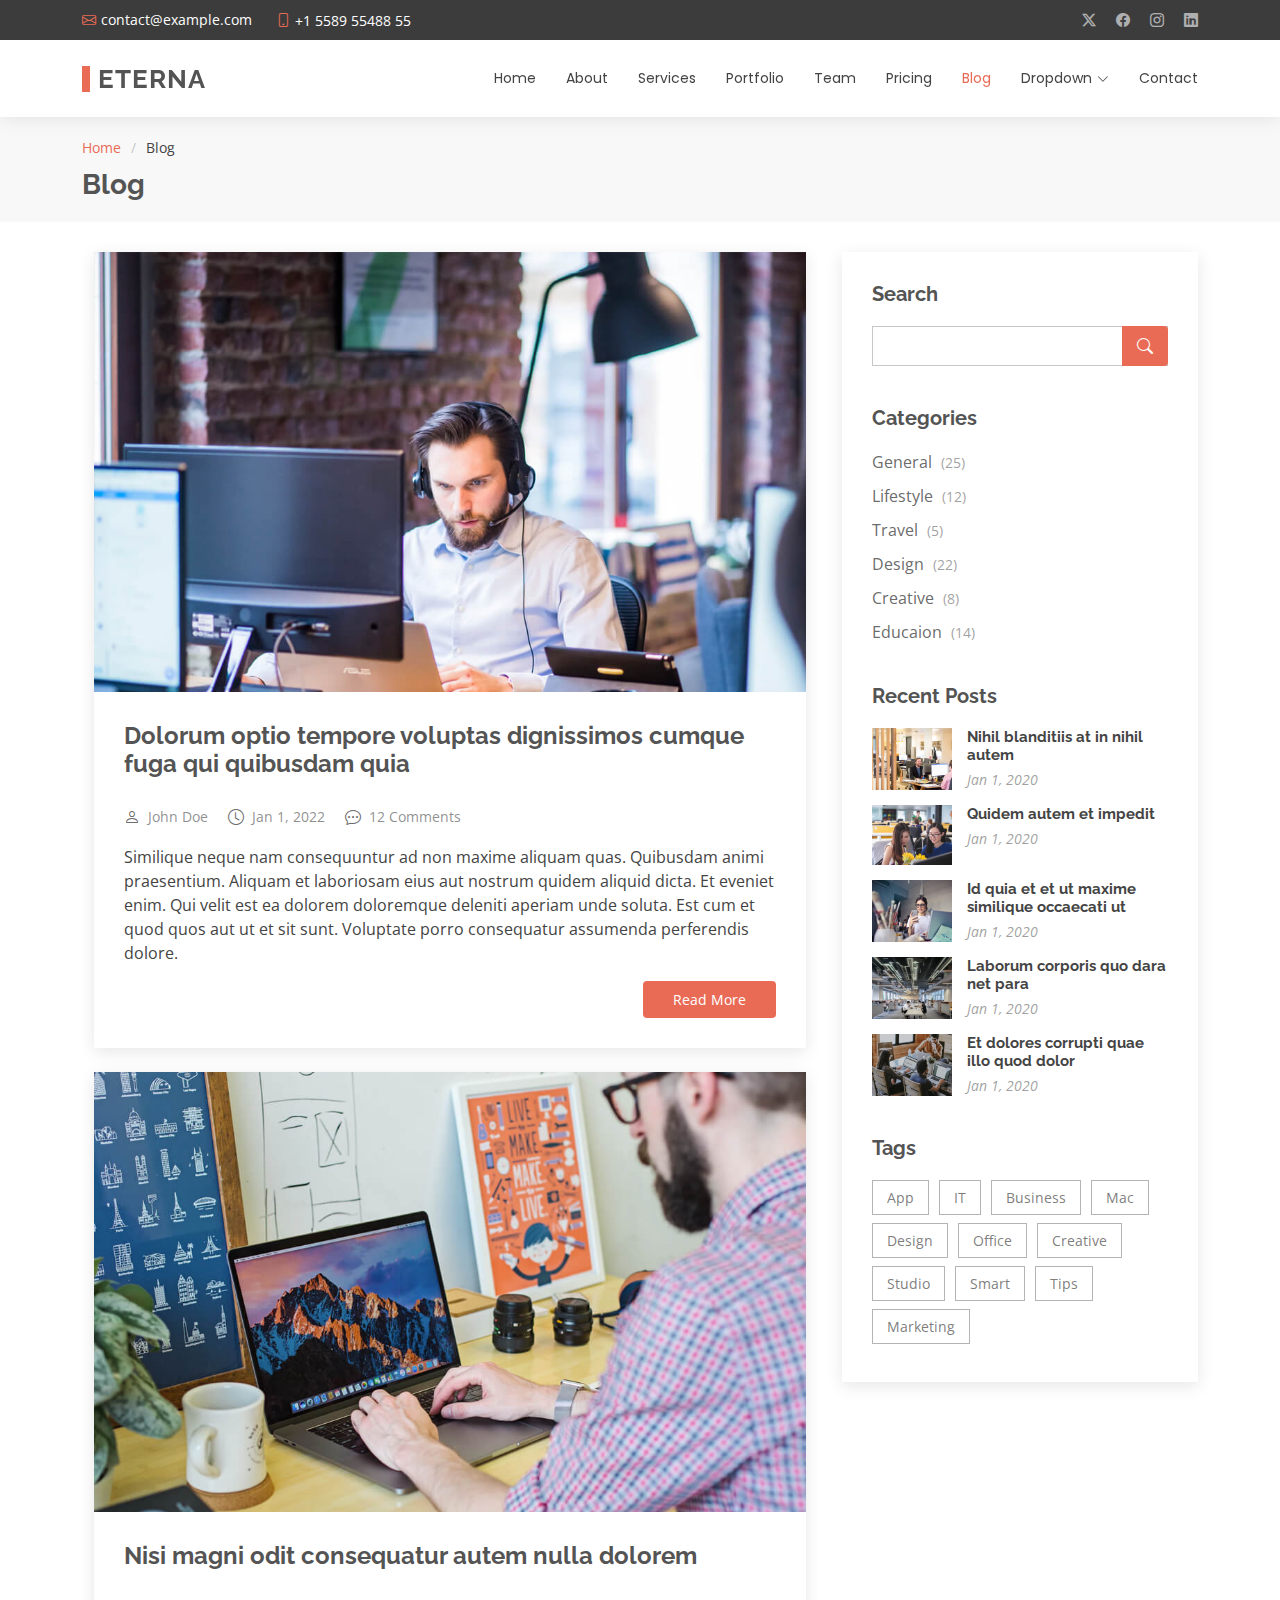
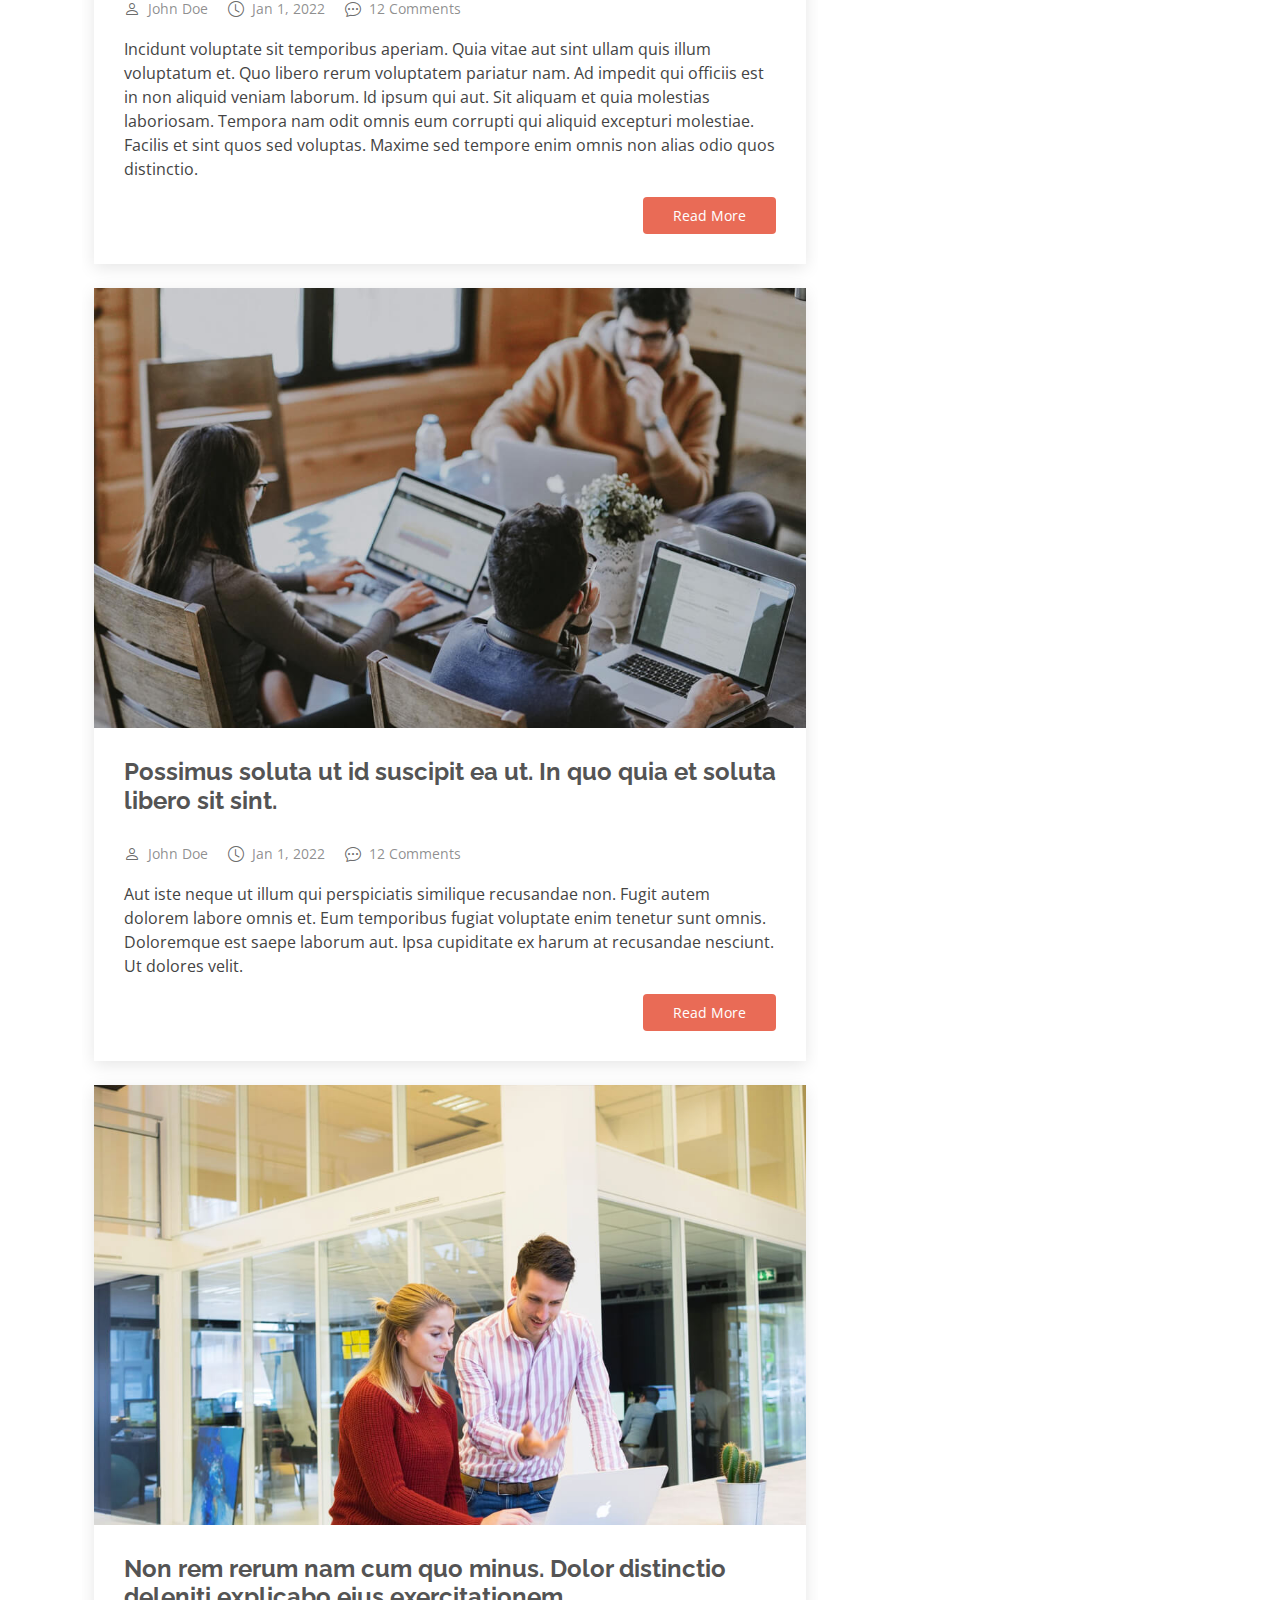
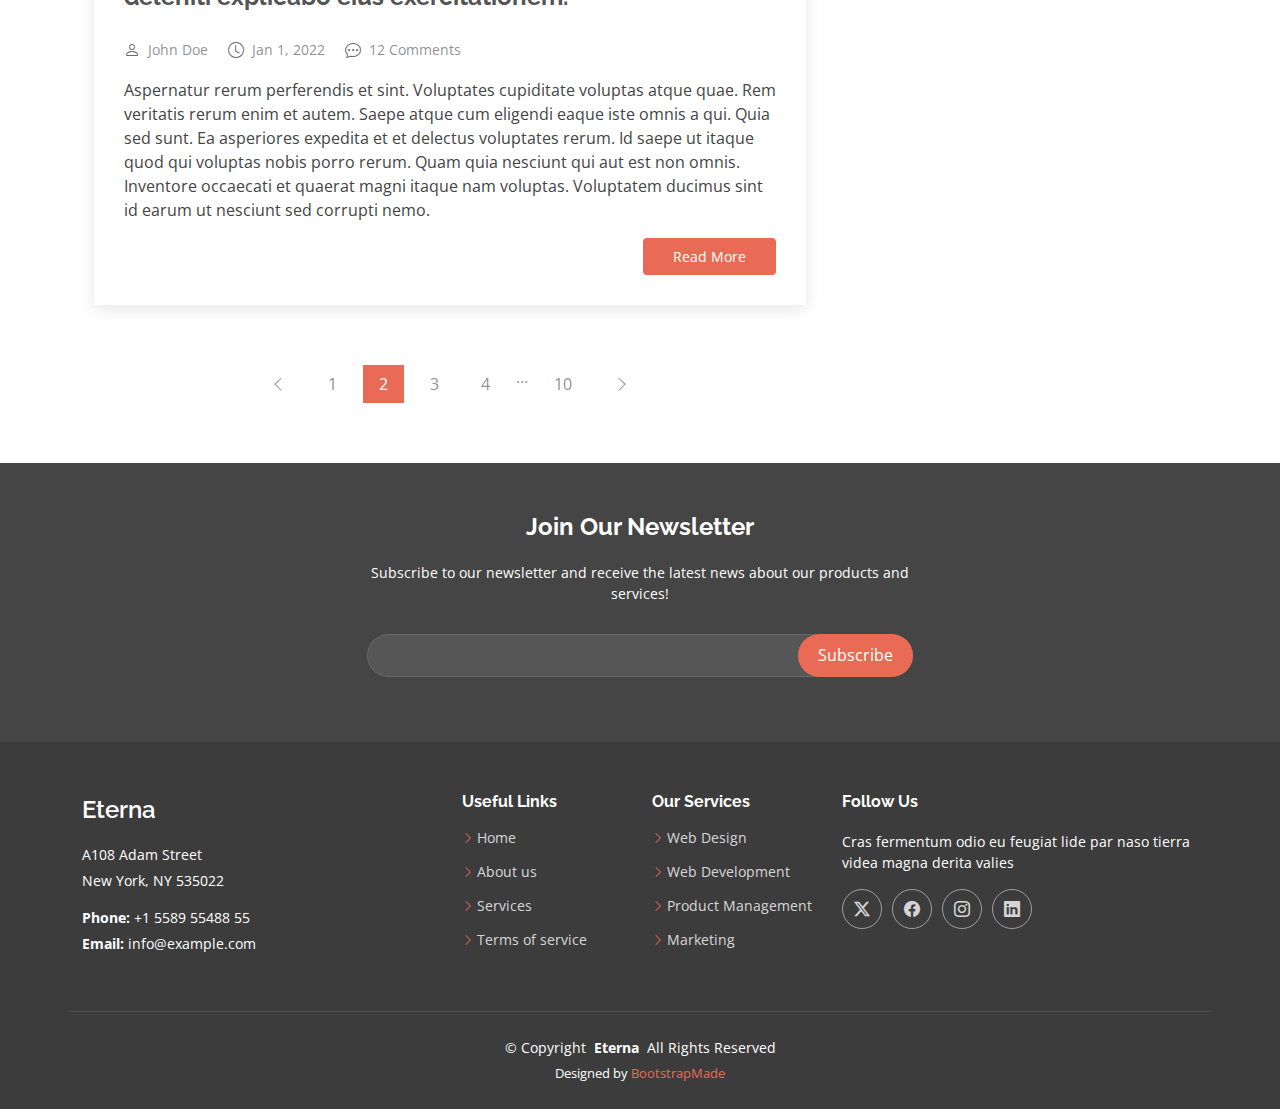
<file: portfolio-template/blog.html>
<!DOCTYPE html>
<html lang="en">

<head>
  <meta charset="utf-8">
  <meta content="width=device-width, initial-scale=1.0" name="viewport">
  <title>Blog - Eterna Bootstrap Template</title>
  <meta name="description" content="">
  <meta name="keywords" content="">

  <!-- Favicons -->
  <link href="assets/img/favicon.png" rel="icon">
  <link href="assets/img/apple-touch-icon.png" rel="apple-touch-icon">

  <!-- Fonts -->
  <link href="https://fonts.googleapis.com" rel="preconnect">
  <link href="https://fonts.gstatic.com" rel="preconnect" crossorigin>
  <link href="https://fonts.googleapis.com/css2?family=Open+Sans:ital,wght@0,300;0,400;0,500;0,600;0,700;0,800;1,300;1,400;1,500;1,600;1,700;1,800&family=Poppins:ital,wght@0,100;0,200;0,300;0,400;0,500;0,600;0,700;0,800;0,900;1,100;1,200;1,300;1,400;1,500;1,600;1,700;1,800;1,900&family=Raleway:ital,wght@0,100;0,200;0,300;0,400;0,500;0,600;0,700;0,800;0,900;1,100;1,200;1,300;1,400;1,500;1,600;1,700;1,800;1,900&display=swap" rel="stylesheet">

  <!-- Vendor CSS Files -->
  <link href="assets/vendor/bootstrap/css/bootstrap.min.css" rel="stylesheet">
  <link href="assets/vendor/bootstrap-icons/bootstrap-icons.css" rel="stylesheet">
  <link href="assets/vendor/aos/aos.css" rel="stylesheet">
  <link href="assets/vendor/swiper/swiper-bundle.min.css" rel="stylesheet">
  <link href="assets/vendor/glightbox/css/glightbox.min.css" rel="stylesheet">

  <!-- Main CSS File -->
  <link href="assets/css/main.css" rel="stylesheet">

  <!-- =======================================================
  * Template Name: Eterna
  * Template URL: https://bootstrapmade.com/eterna-free-multipurpose-bootstrap-template/
  * Updated: Aug 07 2024 with Bootstrap v5.3.3
  * Author: BootstrapMade.com
  * License: https://bootstrapmade.com/license/
  ======================================================== -->
</head>

<body class="blog-page">

  <header id="header" class="header sticky-top">

    <div class="topbar d-flex align-items-center dark-background">
      <div class="container d-flex justify-content-center justify-content-md-between">
        <div class="contact-info d-flex align-items-center">
          <i class="bi bi-envelope d-flex align-items-center"><a href="mailto:contact@example.com">contact@example.com</a></i>
          <i class="bi bi-phone d-flex align-items-center ms-4"><span>+1 5589 55488 55</span></i>
        </div>
        <div class="social-links d-none d-md-flex align-items-center">
          <a href="#" class="twitter"><i class="bi bi-twitter-x"></i></a>
          <a href="#" class="facebook"><i class="bi bi-facebook"></i></a>
          <a href="#" class="instagram"><i class="bi bi-instagram"></i></a>
          <a href="#" class="linkedin"><i class="bi bi-linkedin"></i></a>
        </div>
      </div>
    </div><!-- End Top Bar -->

    <div class="branding">

      <div class="container position-relative d-flex align-items-center justify-content-between">
        <a href="index.html" class="logo d-flex align-items-center">
          <!-- Uncomment the line below if you also wish to use an image logo -->
          <!-- <img src="assets/img/logo.png" alt=""> -->
          <h1 class="sitename">Eterna<br></h1>
        </a>

        <nav id="navmenu" class="navmenu">
          <ul>
            <li><a href="index.html">Home</a></li>
            <li><a href="about.html">About</a></li>
            <li><a href="services.html">Services</a></li>
            <li><a href="portfolio.html">Portfolio</a></li>
            <li><a href="team.html">Team</a></li>
            <li><a href="pricing.html">Pricing</a></li>
            <li><a href="blog.html" class="active">Blog</a></li>
            <li class="dropdown"><a href="#"><span>Dropdown</span> <i class="bi bi-chevron-down toggle-dropdown"></i></a>
              <ul>
                <li><a href="#">Dropdown 1</a></li>
                <li class="dropdown"><a href="#"><span>Deep Dropdown</span> <i class="bi bi-chevron-down toggle-dropdown"></i></a>
                  <ul>
                    <li><a href="#">Deep Dropdown 1</a></li>
                    <li><a href="#">Deep Dropdown 2</a></li>
                    <li><a href="#">Deep Dropdown 3</a></li>
                    <li><a href="#">Deep Dropdown 4</a></li>
                    <li><a href="#">Deep Dropdown 5</a></li>
                  </ul>
                </li>
                <li><a href="#">Dropdown 2</a></li>
                <li><a href="#">Dropdown 3</a></li>
                <li><a href="#">Dropdown 4</a></li>
              </ul>
            </li>
            <li><a href="contact.html">Contact</a></li>
          </ul>
          <i class="mobile-nav-toggle d-xl-none bi bi-list"></i>
        </nav>

      </div>

    </div>

  </header>

  <main class="main">

    <!-- Page Title -->
    <div class="page-title" data-aos="fade">
      <div class="container">
        <nav class="breadcrumbs">
          <ol>
            <li><a href="index.html">Home</a></li>
            <li class="current">Blog</li>
          </ol>
        </nav>
        <h1>Blog</h1>
      </div>
    </div><!-- End Page Title -->

    <div class="container">
      <div class="row">

        <div class="col-lg-8">

          <!-- Blog Posts Section -->
          <section id="blog-posts" class="blog-posts section">

            <div class="container">

              <div class="row gy-4">

                <div class="col-lg-12">
                  <article>

                    <div class="post-img">
                      <img src="assets/img/blog/blog-1.jpg" alt="" class="img-fluid">
                    </div>

                    <h2 class="title">
                      <a href="blog-details.html">Dolorum optio tempore voluptas dignissimos cumque fuga qui quibusdam quia</a>
                    </h2>

                    <div class="meta-top">
                      <ul>
                        <li class="d-flex align-items-center"><i class="bi bi-person"></i> <a href="blog-details.html">John Doe</a></li>
                        <li class="d-flex align-items-center"><i class="bi bi-clock"></i> <a href="blog-details.html"><time datetime="2022-01-01">Jan 1, 2022</time></a></li>
                        <li class="d-flex align-items-center"><i class="bi bi-chat-dots"></i> <a href="blog-details.html">12 Comments</a></li>
                      </ul>
                    </div>

                    <div class="content">
                      <p>
                        Similique neque nam consequuntur ad non maxime aliquam quas. Quibusdam animi praesentium. Aliquam et laboriosam eius aut nostrum quidem aliquid dicta.
                        Et eveniet enim. Qui velit est ea dolorem doloremque deleniti aperiam unde soluta. Est cum et quod quos aut ut et sit sunt. Voluptate porro consequatur assumenda perferendis dolore.
                      </p>

                      <div class="read-more">
                        <a href="blog-details.html">Read More</a>
                      </div>
                    </div>

                  </article>
                </div><!-- End post list item -->

                <div class="col-lg-12">

                  <article>

                    <div class="post-img">
                      <img src="assets/img/blog/blog-2.jpg" alt="" class="img-fluid">
                    </div>

                    <h2 class="title">
                      <a href="blog-details.html">Nisi magni odit consequatur autem nulla dolorem</a>
                    </h2>

                    <div class="meta-top">
                      <ul>
                        <li class="d-flex align-items-center"><i class="bi bi-person"></i> <a href="blog-details.html">John Doe</a></li>
                        <li class="d-flex align-items-center"><i class="bi bi-clock"></i> <a href="blog-details.html"><time datetime="2022-01-01">Jan 1, 2022</time></a></li>
                        <li class="d-flex align-items-center"><i class="bi bi-chat-dots"></i> <a href="blog-details.html">12 Comments</a></li>
                      </ul>
                    </div>

                    <div class="content">
                      <p>
                        Incidunt voluptate sit temporibus aperiam. Quia vitae aut sint ullam quis illum voluptatum et. Quo libero rerum voluptatem pariatur nam.
                        Ad impedit qui officiis est in non aliquid veniam laborum. Id ipsum qui aut. Sit aliquam et quia molestias laboriosam. Tempora nam odit omnis eum corrupti qui aliquid excepturi molestiae. Facilis et sint quos sed voluptas. Maxime sed tempore enim omnis non alias odio quos distinctio.
                      </p>
                      <div class="read-more">
                        <a href="blog-details.html">Read More</a>
                      </div>
                    </div>

                  </article>

                </div><!-- End post list item -->

                <div class="col-lg-12">

                  <article>

                    <div class="post-img">
                      <img src="assets/img/blog/blog-3.jpg" alt="" class="img-fluid">
                    </div>

                    <h2 class="title">
                      <a href="blog-details.html">Possimus soluta ut id suscipit ea ut. In quo quia et soluta libero sit sint.</a>
                    </h2>

                    <div class="meta-top">
                      <ul>
                        <li class="d-flex align-items-center"><i class="bi bi-person"></i> <a href="blog-details.html">John Doe</a></li>
                        <li class="d-flex align-items-center"><i class="bi bi-clock"></i> <a href="blog-details.html"><time datetime="2022-01-01">Jan 1, 2022</time></a></li>
                        <li class="d-flex align-items-center"><i class="bi bi-chat-dots"></i> <a href="blog-details.html">12 Comments</a></li>
                      </ul>
                    </div>

                    <div class="content">
                      <p>
                        Aut iste neque ut illum qui perspiciatis similique recusandae non. Fugit autem dolorem labore omnis et. Eum temporibus fugiat voluptate enim tenetur sunt omnis.
                        Doloremque est saepe laborum aut. Ipsa cupiditate ex harum at recusandae nesciunt. Ut dolores velit.
                      </p>
                      <div class="read-more">
                        <a href="blog-details.html">Read More</a>
                      </div>
                    </div>

                  </article>

                </div><!-- End post list item -->

                <div class="col-lg-12">

                  <article>

                    <div class="post-img">
                      <img src="assets/img/blog/blog-4.jpg" alt="" class="img-fluid">
                    </div>

                    <h2 class="title">
                      <a href="blog-details.html">Non rem rerum nam cum quo minus. Dolor distinctio deleniti explicabo eius exercitationem.</a>
                    </h2>

                    <div class="meta-top">
                      <ul>
                        <li class="d-flex align-items-center"><i class="bi bi-person"></i> <a href="blog-details.html">John Doe</a></li>
                        <li class="d-flex align-items-center"><i class="bi bi-clock"></i> <a href="blog-details.html"><time datetime="2022-01-01">Jan 1, 2022</time></a></li>
                        <li class="d-flex align-items-center"><i class="bi bi-chat-dots"></i> <a href="blog-details.html">12 Comments</a></li>
                      </ul>
                    </div>

                    <div class="content">
                      <p>
                        Aspernatur rerum perferendis et sint. Voluptates cupiditate voluptas atque quae. Rem veritatis rerum enim et autem. Saepe atque cum eligendi eaque iste omnis a qui.
                        Quia sed sunt. Ea asperiores expedita et et delectus voluptates rerum. Id saepe ut itaque quod qui voluptas nobis porro rerum. Quam quia nesciunt qui aut est non omnis. Inventore occaecati et quaerat magni itaque nam voluptas. Voluptatem ducimus sint id earum ut nesciunt sed corrupti nemo.
                      </p>
                      <div class="read-more">
                        <a href="blog-details.html">Read More</a>
                      </div>
                    </div>

                  </article>

                </div><!-- End post list item -->

              </div><!-- End blog posts list -->

            </div>

          </section><!-- /Blog Posts Section -->

          <!-- Blog Pagination Section -->
          <section id="blog-pagination" class="blog-pagination section">

            <div class="container">
              <div class="d-flex justify-content-center">
                <ul>
                  <li><a href="#"><i class="bi bi-chevron-left"></i></a></li>
                  <li><a href="#">1</a></li>
                  <li><a href="#" class="active">2</a></li>
                  <li><a href="#">3</a></li>
                  <li><a href="#">4</a></li>
                  <li>...</li>
                  <li><a href="#">10</a></li>
                  <li><a href="#"><i class="bi bi-chevron-right"></i></a></li>
                </ul>
              </div>
            </div>

          </section><!-- /Blog Pagination Section -->

        </div>

        <div class="col-lg-4 sidebar">

          <div class="widgets-container">

            <!-- Search Widget -->
            <div class="search-widget widget-item">

              <h3 class="widget-title">Search</h3>
              <form action="">
                <input type="text">
                <button type="submit"><i class="bi bi-search"></i></button>
              </form>

            </div><!--/Search Widget -->

            <!-- Categories Widget -->
            <div class="categories-widget widget-item">

              <h3 class="widget-title">Categories</h3>
              <ul class="mt-3">
                <li><a href="#">General <span>(25)</span></a></li>
                <li><a href="#">Lifestyle <span>(12)</span></a></li>
                <li><a href="#">Travel <span>(5)</span></a></li>
                <li><a href="#">Design <span>(22)</span></a></li>
                <li><a href="#">Creative <span>(8)</span></a></li>
                <li><a href="#">Educaion <span>(14)</span></a></li>
              </ul>

            </div><!--/Categories Widget -->

            <!-- Recent Posts Widget -->
            <div class="recent-posts-widget widget-item">

              <h3 class="widget-title">Recent Posts</h3>

              <div class="post-item">
                <img src="assets/img/blog/blog-recent-1.jpg" alt="" class="flex-shrink-0">
                <div>
                  <h4><a href="blog-details.html">Nihil blanditiis at in nihil autem</a></h4>
                  <time datetime="2020-01-01">Jan 1, 2020</time>
                </div>
              </div><!-- End recent post item-->

              <div class="post-item">
                <img src="assets/img/blog/blog-recent-2.jpg" alt="" class="flex-shrink-0">
                <div>
                  <h4><a href="blog-details.html">Quidem autem et impedit</a></h4>
                  <time datetime="2020-01-01">Jan 1, 2020</time>
                </div>
              </div><!-- End recent post item-->

              <div class="post-item">
                <img src="assets/img/blog/blog-recent-3.jpg" alt="" class="flex-shrink-0">
                <div>
                  <h4><a href="blog-details.html">Id quia et et ut maxime similique occaecati ut</a></h4>
                  <time datetime="2020-01-01">Jan 1, 2020</time>
                </div>
              </div><!-- End recent post item-->

              <div class="post-item">
                <img src="assets/img/blog/blog-recent-4.jpg" alt="" class="flex-shrink-0">
                <div>
                  <h4><a href="blog-details.html">Laborum corporis quo dara net para</a></h4>
                  <time datetime="2020-01-01">Jan 1, 2020</time>
                </div>
              </div><!-- End recent post item-->

              <div class="post-item">
                <img src="assets/img/blog/blog-recent-5.jpg" alt="" class="flex-shrink-0">
                <div>
                  <h4><a href="blog-details.html">Et dolores corrupti quae illo quod dolor</a></h4>
                  <time datetime="2020-01-01">Jan 1, 2020</time>
                </div>
              </div><!-- End recent post item-->

            </div><!--/Recent Posts Widget -->

            <!-- Tags Widget -->
            <div class="tags-widget widget-item">

              <h3 class="widget-title">Tags</h3>
              <ul>
                <li><a href="#">App</a></li>
                <li><a href="#">IT</a></li>
                <li><a href="#">Business</a></li>
                <li><a href="#">Mac</a></li>
                <li><a href="#">Design</a></li>
                <li><a href="#">Office</a></li>
                <li><a href="#">Creative</a></li>
                <li><a href="#">Studio</a></li>
                <li><a href="#">Smart</a></li>
                <li><a href="#">Tips</a></li>
                <li><a href="#">Marketing</a></li>
              </ul>

            </div><!--/Tags Widget -->

          </div>

        </div>

      </div>
    </div>

  </main>

  <footer id="footer" class="footer position-relative dark-background">

    <div class="footer-newsletter">
      <div class="container">
        <div class="row justify-content-center text-center">
          <div class="col-lg-6">
            <h4>Join Our Newsletter</h4>
            <p>Subscribe to our newsletter and receive the latest news about our products and services!</p>
            <form action="forms/newsletter.php" method="post" class="php-email-form">
              <div class="newsletter-form"><input type="email" name="email"><input type="submit" value="Subscribe"></div>
              <div class="loading">Loading</div>
              <div class="error-message"></div>
              <div class="sent-message">Your subscription request has been sent. Thank you!</div>
            </form>
          </div>
        </div>
      </div>
    </div>

    <div class="container footer-top">
      <div class="row gy-4">
        <div class="col-lg-4 col-md-6 footer-about">
          <a href="index.html" class="d-flex align-items-center">
            <span class="sitename">Eterna</span>
          </a>
          <div class="footer-contact pt-3">
            <p>A108 Adam Street</p>
            <p>New York, NY 535022</p>
            <p class="mt-3"><strong>Phone:</strong> <span>+1 5589 55488 55</span></p>
            <p><strong>Email:</strong> <span>info@example.com</span></p>
          </div>
        </div>

        <div class="col-lg-2 col-md-3 footer-links">
          <h4>Useful Links</h4>
          <ul>
            <li><i class="bi bi-chevron-right"></i> <a href="#">Home</a></li>
            <li><i class="bi bi-chevron-right"></i> <a href="#">About us</a></li>
            <li><i class="bi bi-chevron-right"></i> <a href="#">Services</a></li>
            <li><i class="bi bi-chevron-right"></i> <a href="#">Terms of service</a></li>
          </ul>
        </div>

        <div class="col-lg-2 col-md-3 footer-links">
          <h4>Our Services</h4>
          <ul>
            <li><i class="bi bi-chevron-right"></i> <a href="#">Web Design</a></li>
            <li><i class="bi bi-chevron-right"></i> <a href="#">Web Development</a></li>
            <li><i class="bi bi-chevron-right"></i> <a href="#">Product Management</a></li>
            <li><i class="bi bi-chevron-right"></i> <a href="#">Marketing</a></li>
          </ul>
        </div>

        <div class="col-lg-4 col-md-12">
          <h4>Follow Us</h4>
          <p>Cras fermentum odio eu feugiat lide par naso tierra videa magna derita valies</p>
          <div class="social-links d-flex">
            <a href=""><i class="bi bi-twitter-x"></i></a>
            <a href=""><i class="bi bi-facebook"></i></a>
            <a href=""><i class="bi bi-instagram"></i></a>
            <a href=""><i class="bi bi-linkedin"></i></a>
          </div>
        </div>

      </div>
    </div>

    <div class="container copyright text-center mt-4">
      <p>© <span>Copyright</span> <strong class="px-1 sitename">Eterna</strong> <span>All Rights Reserved</span></p>
      <div class="credits">
        <!-- All the links in the footer should remain intact. -->
        <!-- You can delete the links only if you've purchased the pro version. -->
        <!-- Licensing information: https://bootstrapmade.com/license/ -->
        <!-- Purchase the pro version with working PHP/AJAX contact form: [buy-url] -->
        Designed by <a href="https://bootstrapmade.com/">BootstrapMade</a>
      </div>
    </div>

  </footer>

  <!-- Scroll Top -->
  <a href="#" id="scroll-top" class="scroll-top d-flex align-items-center justify-content-center"><i class="bi bi-arrow-up-short"></i></a>

  <!-- Preloader -->
  <div id="preloader"></div>

  <!-- Vendor JS Files -->
  <script src="assets/vendor/bootstrap/js/bootstrap.bundle.min.js"></script>
  <script src="assets/vendor/php-email-form/validate.js"></script>
  <script src="assets/vendor/aos/aos.js"></script>
  <script src="assets/vendor/swiper/swiper-bundle.min.js"></script>
  <script src="assets/vendor/purecounter/purecounter_vanilla.js"></script>
  <script src="assets/vendor/waypoints/noframework.waypoints.js"></script>
  <script src="assets/vendor/glightbox/js/glightbox.min.js"></script>
  <script src="assets/vendor/imagesloaded/imagesloaded.pkgd.min.js"></script>
  <script src="assets/vendor/isotope-layout/isotope.pkgd.min.js"></script>

  <!-- Main JS File -->
  <script src="assets/js/main.js"></script>

</body>

</html>
</file>
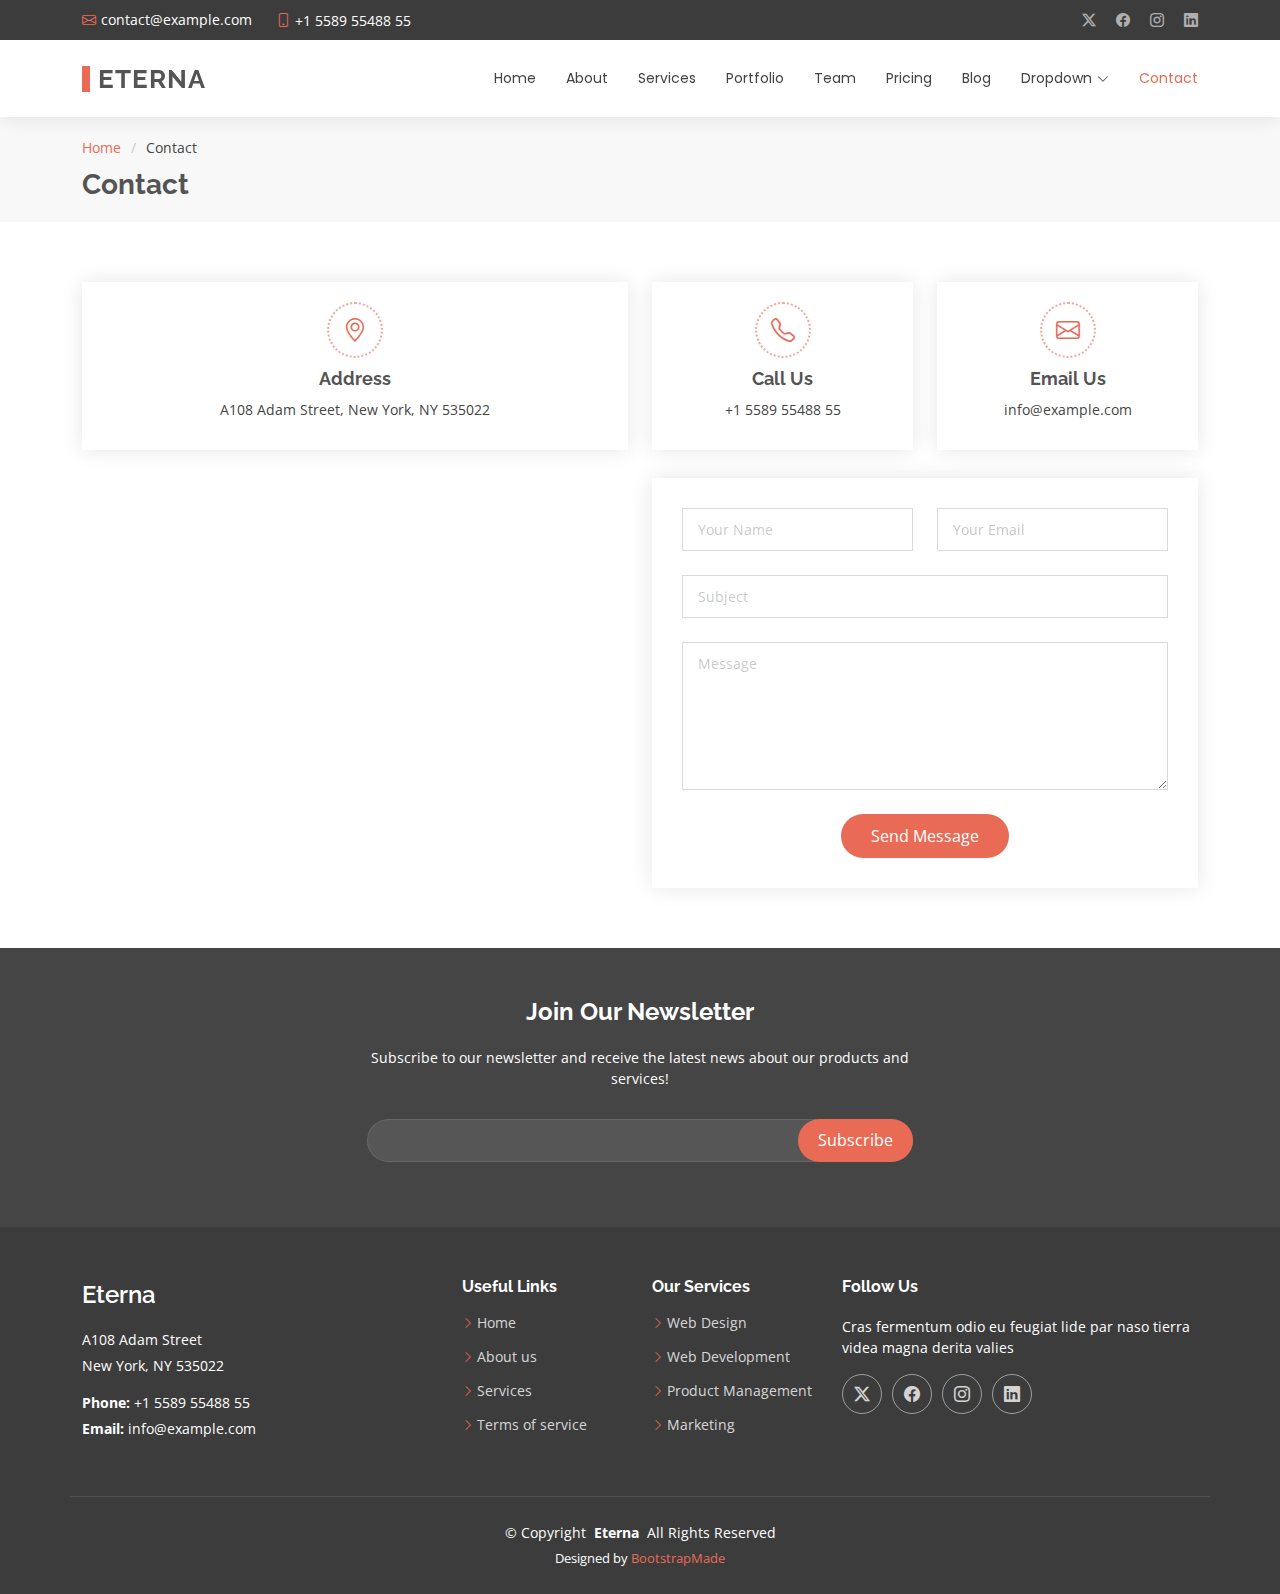
<file: portfolio-template/contact.html>
<!DOCTYPE html>
<html lang="en">

<head>
  <meta charset="utf-8">
  <meta content="width=device-width, initial-scale=1.0" name="viewport">
  <title>Contact - Eterna Bootstrap Template</title>
  <meta name="description" content="">
  <meta name="keywords" content="">

  <!-- Favicons -->
  <link href="assets/img/favicon.png" rel="icon">
  <link href="assets/img/apple-touch-icon.png" rel="apple-touch-icon">

  <!-- Fonts -->
  <link href="https://fonts.googleapis.com" rel="preconnect">
  <link href="https://fonts.gstatic.com" rel="preconnect" crossorigin>
  <link href="https://fonts.googleapis.com/css2?family=Open+Sans:ital,wght@0,300;0,400;0,500;0,600;0,700;0,800;1,300;1,400;1,500;1,600;1,700;1,800&family=Poppins:ital,wght@0,100;0,200;0,300;0,400;0,500;0,600;0,700;0,800;0,900;1,100;1,200;1,300;1,400;1,500;1,600;1,700;1,800;1,900&family=Raleway:ital,wght@0,100;0,200;0,300;0,400;0,500;0,600;0,700;0,800;0,900;1,100;1,200;1,300;1,400;1,500;1,600;1,700;1,800;1,900&display=swap" rel="stylesheet">

  <!-- Vendor CSS Files -->
  <link href="assets/vendor/bootstrap/css/bootstrap.min.css" rel="stylesheet">
  <link href="assets/vendor/bootstrap-icons/bootstrap-icons.css" rel="stylesheet">
  <link href="assets/vendor/aos/aos.css" rel="stylesheet">
  <link href="assets/vendor/swiper/swiper-bundle.min.css" rel="stylesheet">
  <link href="assets/vendor/glightbox/css/glightbox.min.css" rel="stylesheet">

  <!-- Main CSS File -->
  <link href="assets/css/main.css" rel="stylesheet">

  <!-- =======================================================
  * Template Name: Eterna
  * Template URL: https://bootstrapmade.com/eterna-free-multipurpose-bootstrap-template/
  * Updated: Aug 07 2024 with Bootstrap v5.3.3
  * Author: BootstrapMade.com
  * License: https://bootstrapmade.com/license/
  ======================================================== -->
</head>

<body class="contact-page">

  <header id="header" class="header sticky-top">

    <div class="topbar d-flex align-items-center dark-background">
      <div class="container d-flex justify-content-center justify-content-md-between">
        <div class="contact-info d-flex align-items-center">
          <i class="bi bi-envelope d-flex align-items-center"><a href="mailto:contact@example.com">contact@example.com</a></i>
          <i class="bi bi-phone d-flex align-items-center ms-4"><span>+1 5589 55488 55</span></i>
        </div>
        <div class="social-links d-none d-md-flex align-items-center">
          <a href="#" class="twitter"><i class="bi bi-twitter-x"></i></a>
          <a href="#" class="facebook"><i class="bi bi-facebook"></i></a>
          <a href="#" class="instagram"><i class="bi bi-instagram"></i></a>
          <a href="#" class="linkedin"><i class="bi bi-linkedin"></i></a>
        </div>
      </div>
    </div><!-- End Top Bar -->

    <div class="branding">

      <div class="container position-relative d-flex align-items-center justify-content-between">
        <a href="index.html" class="logo d-flex align-items-center">
          <!-- Uncomment the line below if you also wish to use an image logo -->
          <!-- <img src="assets/img/logo.png" alt=""> -->
          <h1 class="sitename">Eterna<br></h1>
        </a>

        <nav id="navmenu" class="navmenu">
          <ul>
            <li><a href="index.html">Home</a></li>
            <li><a href="about.html">About</a></li>
            <li><a href="services.html">Services</a></li>
            <li><a href="portfolio.html">Portfolio</a></li>
            <li><a href="team.html">Team</a></li>
            <li><a href="pricing.html">Pricing</a></li>
            <li><a href="blog.html">Blog</a></li>
            <li class="dropdown"><a href="#"><span>Dropdown</span> <i class="bi bi-chevron-down toggle-dropdown"></i></a>
              <ul>
                <li><a href="#">Dropdown 1</a></li>
                <li class="dropdown"><a href="#"><span>Deep Dropdown</span> <i class="bi bi-chevron-down toggle-dropdown"></i></a>
                  <ul>
                    <li><a href="#">Deep Dropdown 1</a></li>
                    <li><a href="#">Deep Dropdown 2</a></li>
                    <li><a href="#">Deep Dropdown 3</a></li>
                    <li><a href="#">Deep Dropdown 4</a></li>
                    <li><a href="#">Deep Dropdown 5</a></li>
                  </ul>
                </li>
                <li><a href="#">Dropdown 2</a></li>
                <li><a href="#">Dropdown 3</a></li>
                <li><a href="#">Dropdown 4</a></li>
              </ul>
            </li>
            <li><a href="contact.html" class="active">Contact</a></li>
          </ul>
          <i class="mobile-nav-toggle d-xl-none bi bi-list"></i>
        </nav>

      </div>

    </div>

  </header>

  <main class="main">

    <!-- Page Title -->
    <div class="page-title" data-aos="fade">
      <div class="container">
        <nav class="breadcrumbs">
          <ol>
            <li><a href="index.html">Home</a></li>
            <li class="current">Contact</li>
          </ol>
        </nav>
        <h1>Contact</h1>
      </div>
    </div><!-- End Page Title -->

    <!-- Contact Section -->
    <section id="contact" class="contact section">

      <div class="container" data-aos="fade-up" data-aos-delay="100">

        <div class="row gy-4">

          <div class="col-lg-6">
            <div class="info-item d-flex flex-column justify-content-center align-items-center" data-aos="fade-up" data-aos-delay="200">
              <i class="bi bi-geo-alt"></i>
              <h3>Address</h3>
              <p>A108 Adam Street, New York, NY 535022</p>
            </div>
          </div><!-- End Info Item -->

          <div class="col-lg-3 col-md-6">
            <div class="info-item d-flex flex-column justify-content-center align-items-center" data-aos="fade-up" data-aos-delay="300">
              <i class="bi bi-telephone"></i>
              <h3>Call Us</h3>
              <p>+1 5589 55488 55</p>
            </div>
          </div><!-- End Info Item -->

          <div class="col-lg-3 col-md-6">
            <div class="info-item d-flex flex-column justify-content-center align-items-center" data-aos="fade-up" data-aos-delay="400">
              <i class="bi bi-envelope"></i>
              <h3>Email Us</h3>
              <p>info@example.com</p>
            </div>
          </div><!-- End Info Item -->

        </div>

        <div class="row gy-4 mt-1">
          <div class="col-lg-6" data-aos="fade-up" data-aos-delay="300">
            <iframe src="https://www.google.com/maps/embed?pb=!1m14!1m8!1m3!1d48389.78314118045!2d-74.006138!3d40.710059!3m2!1i1024!2i768!4f13.1!3m3!1m2!1s0x89c25a22a3bda30d%3A0xb89d1fe6bc499443!2sDowntown%20Conference%20Center!5e0!3m2!1sen!2sus!4v1676961268712!5m2!1sen!2sus" frameborder="0" style="border:0; width: 100%; height: 400px;" allowfullscreen="" loading="lazy" referrerpolicy="no-referrer-when-downgrade"></iframe>
          </div><!-- End Google Maps -->

          <div class="col-lg-6">
            <form action="forms/contact.php" method="post" class="php-email-form" data-aos="fade-up" data-aos-delay="400">
              <div class="row gy-4">

                <div class="col-md-6">
                  <input type="text" name="name" class="form-control" placeholder="Your Name" required="">
                </div>

                <div class="col-md-6 ">
                  <input type="email" class="form-control" name="email" placeholder="Your Email" required="">
                </div>

                <div class="col-md-12">
                  <input type="text" class="form-control" name="subject" placeholder="Subject" required="">
                </div>

                <div class="col-md-12">
                  <textarea class="form-control" name="message" rows="6" placeholder="Message" required=""></textarea>
                </div>

                <div class="col-md-12 text-center">
                  <div class="loading">Loading</div>
                  <div class="error-message"></div>
                  <div class="sent-message">Your message has been sent. Thank you!</div>

                  <button type="submit">Send Message</button>
                </div>

              </div>
            </form>
          </div><!-- End Contact Form -->

        </div>

      </div>

    </section><!-- /Contact Section -->

  </main>

  <footer id="footer" class="footer position-relative dark-background">

    <div class="footer-newsletter">
      <div class="container">
        <div class="row justify-content-center text-center">
          <div class="col-lg-6">
            <h4>Join Our Newsletter</h4>
            <p>Subscribe to our newsletter and receive the latest news about our products and services!</p>
            <form action="forms/newsletter.php" method="post" class="php-email-form">
              <div class="newsletter-form"><input type="email" name="email"><input type="submit" value="Subscribe"></div>
              <div class="loading">Loading</div>
              <div class="error-message"></div>
              <div class="sent-message">Your subscription request has been sent. Thank you!</div>
            </form>
          </div>
        </div>
      </div>
    </div>

    <div class="container footer-top">
      <div class="row gy-4">
        <div class="col-lg-4 col-md-6 footer-about">
          <a href="index.html" class="d-flex align-items-center">
            <span class="sitename">Eterna</span>
          </a>
          <div class="footer-contact pt-3">
            <p>A108 Adam Street</p>
            <p>New York, NY 535022</p>
            <p class="mt-3"><strong>Phone:</strong> <span>+1 5589 55488 55</span></p>
            <p><strong>Email:</strong> <span>info@example.com</span></p>
          </div>
        </div>

        <div class="col-lg-2 col-md-3 footer-links">
          <h4>Useful Links</h4>
          <ul>
            <li><i class="bi bi-chevron-right"></i> <a href="#">Home</a></li>
            <li><i class="bi bi-chevron-right"></i> <a href="#">About us</a></li>
            <li><i class="bi bi-chevron-right"></i> <a href="#">Services</a></li>
            <li><i class="bi bi-chevron-right"></i> <a href="#">Terms of service</a></li>
          </ul>
        </div>

        <div class="col-lg-2 col-md-3 footer-links">
          <h4>Our Services</h4>
          <ul>
            <li><i class="bi bi-chevron-right"></i> <a href="#">Web Design</a></li>
            <li><i class="bi bi-chevron-right"></i> <a href="#">Web Development</a></li>
            <li><i class="bi bi-chevron-right"></i> <a href="#">Product Management</a></li>
            <li><i class="bi bi-chevron-right"></i> <a href="#">Marketing</a></li>
          </ul>
        </div>

        <div class="col-lg-4 col-md-12">
          <h4>Follow Us</h4>
          <p>Cras fermentum odio eu feugiat lide par naso tierra videa magna derita valies</p>
          <div class="social-links d-flex">
            <a href=""><i class="bi bi-twitter-x"></i></a>
            <a href=""><i class="bi bi-facebook"></i></a>
            <a href=""><i class="bi bi-instagram"></i></a>
            <a href=""><i class="bi bi-linkedin"></i></a>
          </div>
        </div>

      </div>
    </div>

    <div class="container copyright text-center mt-4">
      <p>© <span>Copyright</span> <strong class="px-1 sitename">Eterna</strong> <span>All Rights Reserved</span></p>
      <div class="credits">
        <!-- All the links in the footer should remain intact. -->
        <!-- You can delete the links only if you've purchased the pro version. -->
        <!-- Licensing information: https://bootstrapmade.com/license/ -->
        <!-- Purchase the pro version with working PHP/AJAX contact form: [buy-url] -->
        Designed by <a href="https://bootstrapmade.com/">BootstrapMade</a>
      </div>
    </div>

  </footer>

  <!-- Scroll Top -->
  <a href="#" id="scroll-top" class="scroll-top d-flex align-items-center justify-content-center"><i class="bi bi-arrow-up-short"></i></a>

  <!-- Preloader -->
  <div id="preloader"></div>

  <!-- Vendor JS Files -->
  <script src="assets/vendor/bootstrap/js/bootstrap.bundle.min.js"></script>
  <script src="assets/vendor/php-email-form/validate.js"></script>
  <script src="assets/vendor/aos/aos.js"></script>
  <script src="assets/vendor/swiper/swiper-bundle.min.js"></script>
  <script src="assets/vendor/purecounter/purecounter_vanilla.js"></script>
  <script src="assets/vendor/waypoints/noframework.waypoints.js"></script>
  <script src="assets/vendor/glightbox/js/glightbox.min.js"></script>
  <script src="assets/vendor/imagesloaded/imagesloaded.pkgd.min.js"></script>
  <script src="assets/vendor/isotope-layout/isotope.pkgd.min.js"></script>

  <!-- Main JS File -->
  <script src="assets/js/main.js"></script>

</body>

</html>
</file>
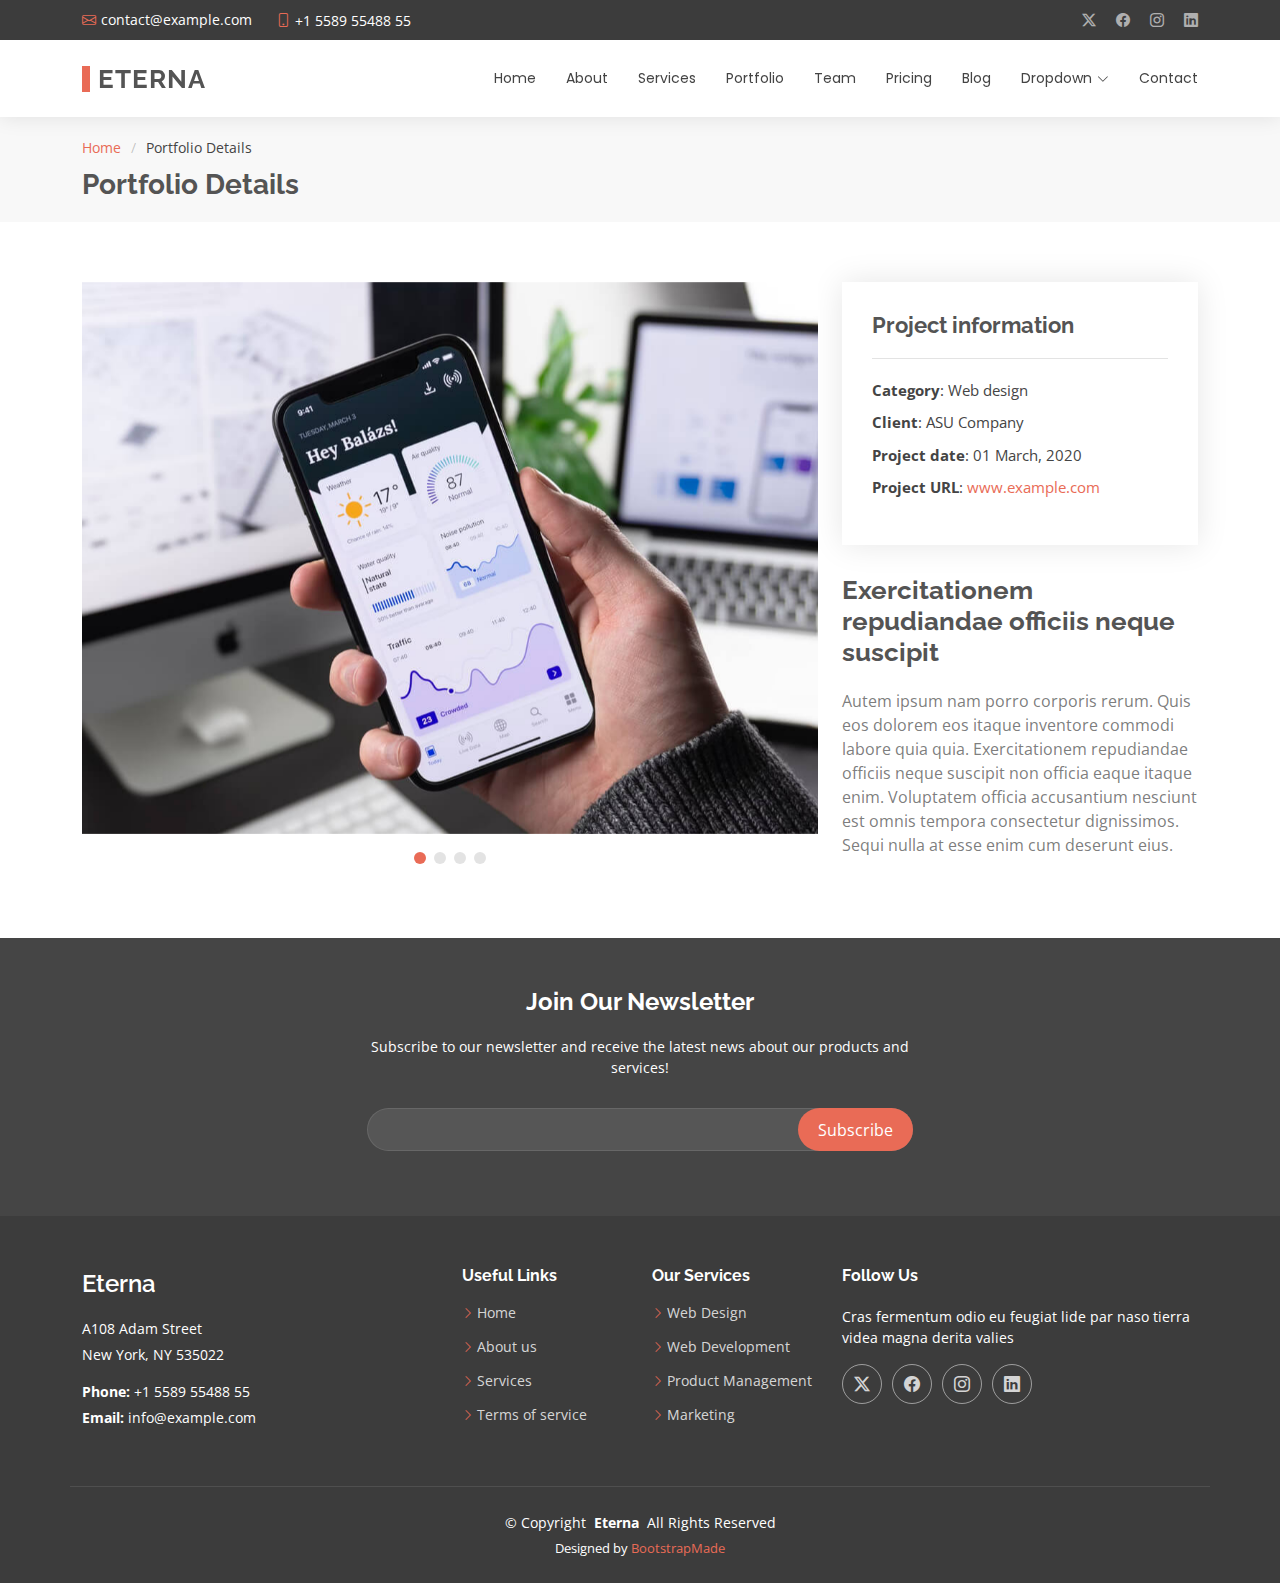
<file: portfolio-template/portfolio-details.html>
<!DOCTYPE html>
<html lang="en">

<head>
  <meta charset="utf-8">
  <meta content="width=device-width, initial-scale=1.0" name="viewport">
  <title>Portfolio Details - Eterna Bootstrap Template</title>
  <meta name="description" content="">
  <meta name="keywords" content="">

  <!-- Favicons -->
  <link href="assets/img/favicon.png" rel="icon">
  <link href="assets/img/apple-touch-icon.png" rel="apple-touch-icon">

  <!-- Fonts -->
  <link href="https://fonts.googleapis.com" rel="preconnect">
  <link href="https://fonts.gstatic.com" rel="preconnect" crossorigin>
  <link href="https://fonts.googleapis.com/css2?family=Open+Sans:ital,wght@0,300;0,400;0,500;0,600;0,700;0,800;1,300;1,400;1,500;1,600;1,700;1,800&family=Poppins:ital,wght@0,100;0,200;0,300;0,400;0,500;0,600;0,700;0,800;0,900;1,100;1,200;1,300;1,400;1,500;1,600;1,700;1,800;1,900&family=Raleway:ital,wght@0,100;0,200;0,300;0,400;0,500;0,600;0,700;0,800;0,900;1,100;1,200;1,300;1,400;1,500;1,600;1,700;1,800;1,900&display=swap" rel="stylesheet">

  <!-- Vendor CSS Files -->
  <link href="assets/vendor/bootstrap/css/bootstrap.min.css" rel="stylesheet">
  <link href="assets/vendor/bootstrap-icons/bootstrap-icons.css" rel="stylesheet">
  <link href="assets/vendor/aos/aos.css" rel="stylesheet">
  <link href="assets/vendor/swiper/swiper-bundle.min.css" rel="stylesheet">
  <link href="assets/vendor/glightbox/css/glightbox.min.css" rel="stylesheet">

  <!-- Main CSS File -->
  <link href="assets/css/main.css" rel="stylesheet">

  <!-- =======================================================
  * Template Name: Eterna
  * Template URL: https://bootstrapmade.com/eterna-free-multipurpose-bootstrap-template/
  * Updated: Aug 07 2024 with Bootstrap v5.3.3
  * Author: BootstrapMade.com
  * License: https://bootstrapmade.com/license/
  ======================================================== -->
</head>

<body class="portfolio-details-page">

  <header id="header" class="header sticky-top">

    <div class="topbar d-flex align-items-center dark-background">
      <div class="container d-flex justify-content-center justify-content-md-between">
        <div class="contact-info d-flex align-items-center">
          <i class="bi bi-envelope d-flex align-items-center"><a href="mailto:contact@example.com">contact@example.com</a></i>
          <i class="bi bi-phone d-flex align-items-center ms-4"><span>+1 5589 55488 55</span></i>
        </div>
        <div class="social-links d-none d-md-flex align-items-center">
          <a href="#" class="twitter"><i class="bi bi-twitter-x"></i></a>
          <a href="#" class="facebook"><i class="bi bi-facebook"></i></a>
          <a href="#" class="instagram"><i class="bi bi-instagram"></i></a>
          <a href="#" class="linkedin"><i class="bi bi-linkedin"></i></a>
        </div>
      </div>
    </div><!-- End Top Bar -->

    <div class="branding">

      <div class="container position-relative d-flex align-items-center justify-content-between">
        <a href="index.html" class="logo d-flex align-items-center">
          <!-- Uncomment the line below if you also wish to use an image logo -->
          <!-- <img src="assets/img/logo.png" alt=""> -->
          <h1 class="sitename">Eterna<br></h1>
        </a>

        <nav id="navmenu" class="navmenu">
          <ul>
            <li><a href="index.html">Home</a></li>
            <li><a href="about.html">About</a></li>
            <li><a href="services.html">Services</a></li>
            <li><a href="portfolio.html">Portfolio</a></li>
            <li><a href="team.html">Team</a></li>
            <li><a href="pricing.html">Pricing</a></li>
            <li><a href="blog.html">Blog</a></li>
            <li class="dropdown"><a href="#"><span>Dropdown</span> <i class="bi bi-chevron-down toggle-dropdown"></i></a>
              <ul>
                <li><a href="#">Dropdown 1</a></li>
                <li class="dropdown"><a href="#"><span>Deep Dropdown</span> <i class="bi bi-chevron-down toggle-dropdown"></i></a>
                  <ul>
                    <li><a href="#">Deep Dropdown 1</a></li>
                    <li><a href="#">Deep Dropdown 2</a></li>
                    <li><a href="#">Deep Dropdown 3</a></li>
                    <li><a href="#">Deep Dropdown 4</a></li>
                    <li><a href="#">Deep Dropdown 5</a></li>
                  </ul>
                </li>
                <li><a href="#">Dropdown 2</a></li>
                <li><a href="#">Dropdown 3</a></li>
                <li><a href="#">Dropdown 4</a></li>
              </ul>
            </li>
            <li><a href="contact.html">Contact</a></li>
          </ul>
          <i class="mobile-nav-toggle d-xl-none bi bi-list"></i>
        </nav>

      </div>

    </div>

  </header>

  <main class="main">

    <!-- Page Title -->
    <div class="page-title" data-aos="fade">
      <div class="container">
        <nav class="breadcrumbs">
          <ol>
            <li><a href="index.html">Home</a></li>
            <li class="current">Portfolio Details</li>
          </ol>
        </nav>
        <h1>Portfolio Details</h1>
      </div>
    </div><!-- End Page Title -->

    <!-- Portfolio Details Section -->
    <section id="portfolio-details" class="portfolio-details section">

      <div class="container" data-aos="fade-up" data-aos-delay="100">

        <div class="row gy-4">

          <div class="col-lg-8">
            <div class="portfolio-details-slider swiper init-swiper">

              <script type="application/json" class="swiper-config">
                {
                  "loop": true,
                  "speed": 600,
                  "autoplay": {
                    "delay": 5000
                  },
                  "slidesPerView": "auto",
                  "pagination": {
                    "el": ".swiper-pagination",
                    "type": "bullets",
                    "clickable": true
                  }
                }
              </script>

              <div class="swiper-wrapper align-items-center">

                <div class="swiper-slide">
                  <img src="assets/img/portfolio/app-1.jpg" alt="">
                </div>

                <div class="swiper-slide">
                  <img src="assets/img/portfolio/product-1.jpg" alt="">
                </div>

                <div class="swiper-slide">
                  <img src="assets/img/portfolio/branding-1.jpg" alt="">
                </div>

                <div class="swiper-slide">
                  <img src="assets/img/portfolio/books-1.jpg" alt="">
                </div>

              </div>
              <div class="swiper-pagination"></div>
            </div>
          </div>

          <div class="col-lg-4">
            <div class="portfolio-info" data-aos="fade-up" data-aos-delay="200">
              <h3>Project information</h3>
              <ul>
                <li><strong>Category</strong>: Web design</li>
                <li><strong>Client</strong>: ASU Company</li>
                <li><strong>Project date</strong>: 01 March, 2020</li>
                <li><strong>Project URL</strong>: <a href="#">www.example.com</a></li>
              </ul>
            </div>
            <div class="portfolio-description" data-aos="fade-up" data-aos-delay="300">
              <h2>Exercitationem repudiandae officiis neque suscipit</h2>
              <p>
                Autem ipsum nam porro corporis rerum. Quis eos dolorem eos itaque inventore commodi labore quia quia. Exercitationem repudiandae officiis neque suscipit non officia eaque itaque enim. Voluptatem officia accusantium nesciunt est omnis tempora consectetur dignissimos. Sequi nulla at esse enim cum deserunt eius.
              </p>
            </div>
          </div>

        </div>

      </div>

    </section><!-- /Portfolio Details Section -->

  </main>

  <footer id="footer" class="footer position-relative dark-background">

    <div class="footer-newsletter">
      <div class="container">
        <div class="row justify-content-center text-center">
          <div class="col-lg-6">
            <h4>Join Our Newsletter</h4>
            <p>Subscribe to our newsletter and receive the latest news about our products and services!</p>
            <form action="forms/newsletter.php" method="post" class="php-email-form">
              <div class="newsletter-form"><input type="email" name="email"><input type="submit" value="Subscribe"></div>
              <div class="loading">Loading</div>
              <div class="error-message"></div>
              <div class="sent-message">Your subscription request has been sent. Thank you!</div>
            </form>
          </div>
        </div>
      </div>
    </div>

    <div class="container footer-top">
      <div class="row gy-4">
        <div class="col-lg-4 col-md-6 footer-about">
          <a href="index.html" class="d-flex align-items-center">
            <span class="sitename">Eterna</span>
          </a>
          <div class="footer-contact pt-3">
            <p>A108 Adam Street</p>
            <p>New York, NY 535022</p>
            <p class="mt-3"><strong>Phone:</strong> <span>+1 5589 55488 55</span></p>
            <p><strong>Email:</strong> <span>info@example.com</span></p>
          </div>
        </div>

        <div class="col-lg-2 col-md-3 footer-links">
          <h4>Useful Links</h4>
          <ul>
            <li><i class="bi bi-chevron-right"></i> <a href="#">Home</a></li>
            <li><i class="bi bi-chevron-right"></i> <a href="#">About us</a></li>
            <li><i class="bi bi-chevron-right"></i> <a href="#">Services</a></li>
            <li><i class="bi bi-chevron-right"></i> <a href="#">Terms of service</a></li>
          </ul>
        </div>

        <div class="col-lg-2 col-md-3 footer-links">
          <h4>Our Services</h4>
          <ul>
            <li><i class="bi bi-chevron-right"></i> <a href="#">Web Design</a></li>
            <li><i class="bi bi-chevron-right"></i> <a href="#">Web Development</a></li>
            <li><i class="bi bi-chevron-right"></i> <a href="#">Product Management</a></li>
            <li><i class="bi bi-chevron-right"></i> <a href="#">Marketing</a></li>
          </ul>
        </div>

        <div class="col-lg-4 col-md-12">
          <h4>Follow Us</h4>
          <p>Cras fermentum odio eu feugiat lide par naso tierra videa magna derita valies</p>
          <div class="social-links d-flex">
            <a href=""><i class="bi bi-twitter-x"></i></a>
            <a href=""><i class="bi bi-facebook"></i></a>
            <a href=""><i class="bi bi-instagram"></i></a>
            <a href=""><i class="bi bi-linkedin"></i></a>
          </div>
        </div>

      </div>
    </div>

    <div class="container copyright text-center mt-4">
      <p>© <span>Copyright</span> <strong class="px-1 sitename">Eterna</strong> <span>All Rights Reserved</span></p>
      <div class="credits">
        <!-- All the links in the footer should remain intact. -->
        <!-- You can delete the links only if you've purchased the pro version. -->
        <!-- Licensing information: https://bootstrapmade.com/license/ -->
        <!-- Purchase the pro version with working PHP/AJAX contact form: [buy-url] -->
        Designed by <a href="https://bootstrapmade.com/">BootstrapMade</a>
      </div>
    </div>

  </footer>

  <!-- Scroll Top -->
  <a href="#" id="scroll-top" class="scroll-top d-flex align-items-center justify-content-center"><i class="bi bi-arrow-up-short"></i></a>

  <!-- Preloader -->
  <div id="preloader"></div>

  <!-- Vendor JS Files -->
  <script src="assets/vendor/bootstrap/js/bootstrap.bundle.min.js"></script>
  <script src="assets/vendor/php-email-form/validate.js"></script>
  <script src="assets/vendor/aos/aos.js"></script>
  <script src="assets/vendor/swiper/swiper-bundle.min.js"></script>
  <script src="assets/vendor/purecounter/purecounter_vanilla.js"></script>
  <script src="assets/vendor/waypoints/noframework.waypoints.js"></script>
  <script src="assets/vendor/glightbox/js/glightbox.min.js"></script>
  <script src="assets/vendor/imagesloaded/imagesloaded.pkgd.min.js"></script>
  <script src="assets/vendor/isotope-layout/isotope.pkgd.min.js"></script>

  <!-- Main JS File -->
  <script src="assets/js/main.js"></script>

</body>

</html>
</file>
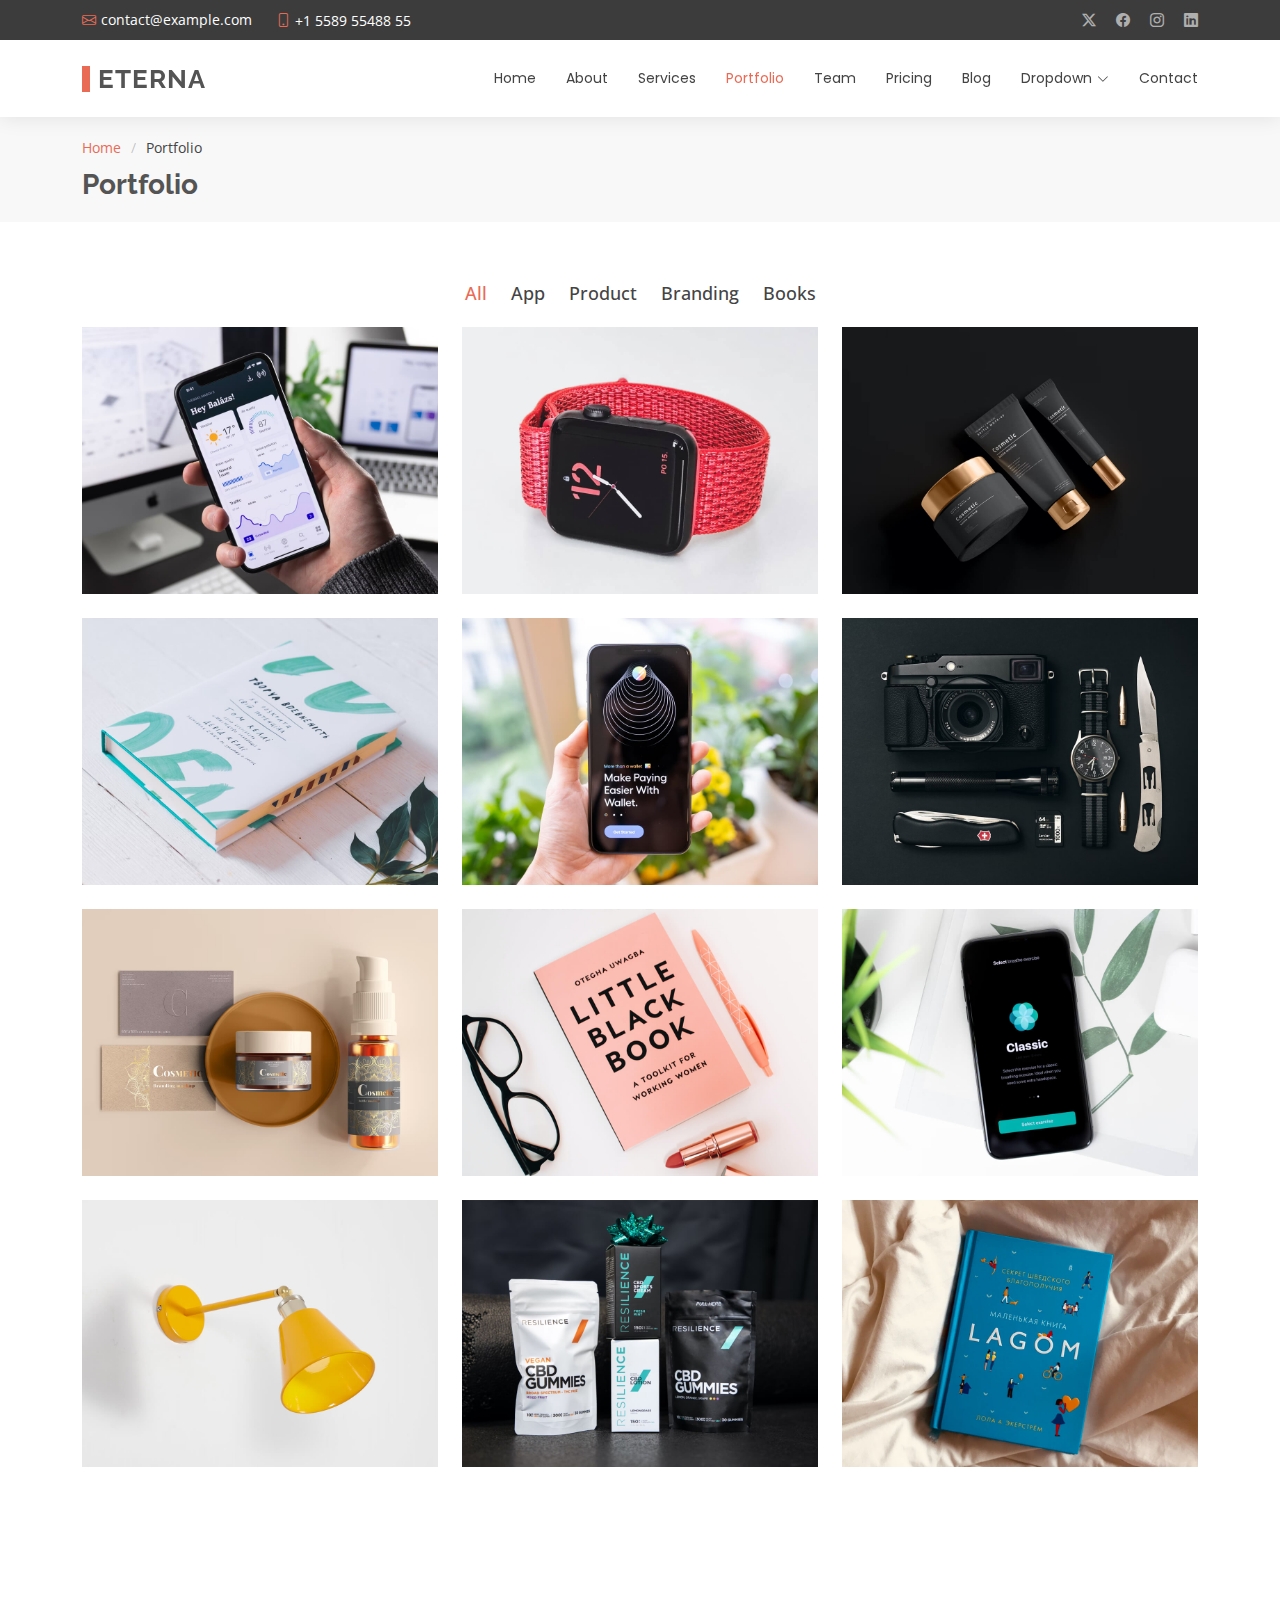
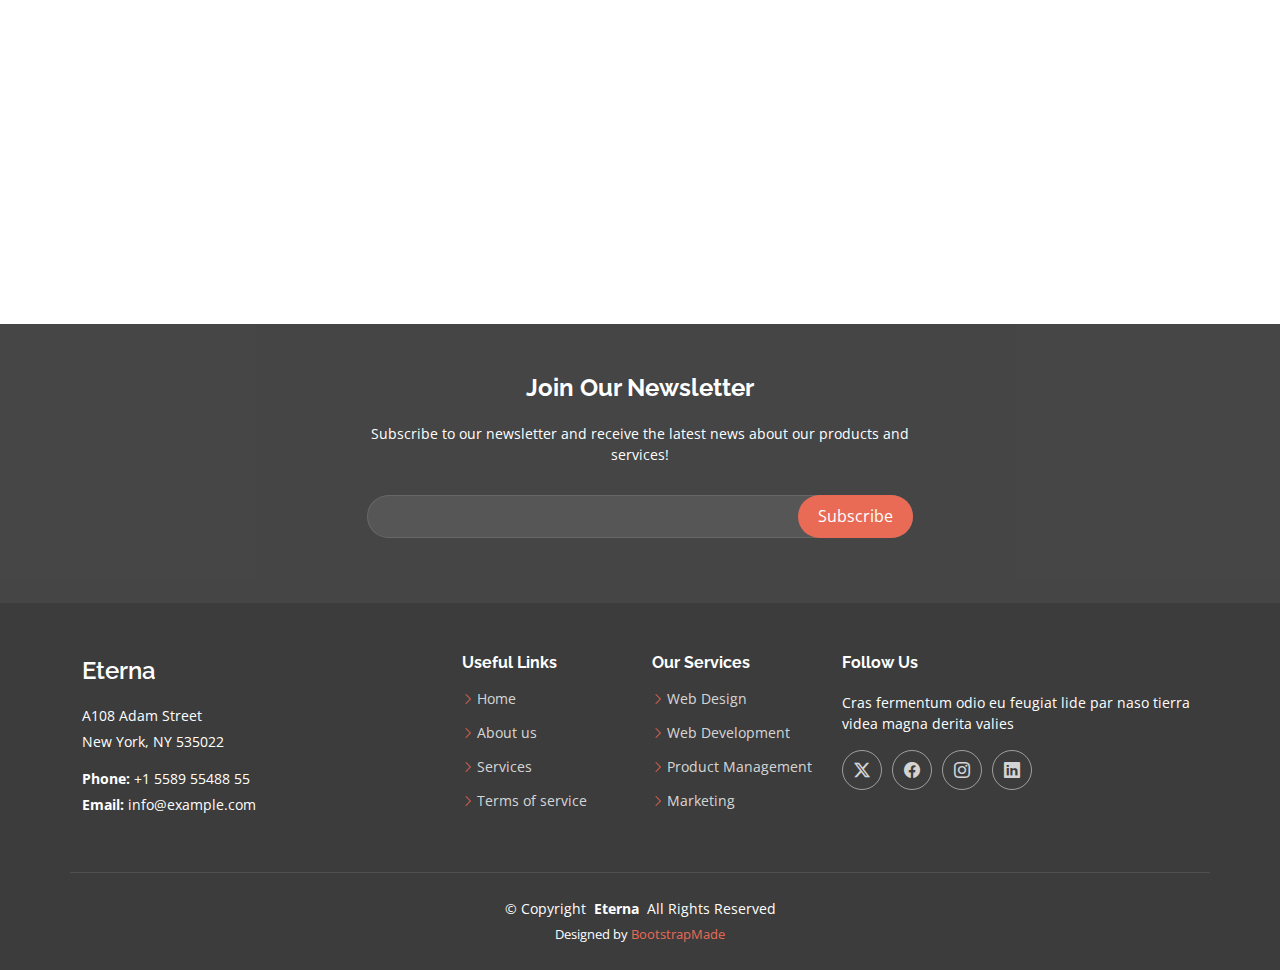
<file: portfolio-template/portfolio.html>
<!DOCTYPE html>
<html lang="en">

<head>
  <meta charset="utf-8">
  <meta content="width=device-width, initial-scale=1.0" name="viewport">
  <title>Portfolio - Eterna Bootstrap Template</title>
  <meta name="description" content="">
  <meta name="keywords" content="">

  <!-- Favicons -->
  <link href="assets/img/favicon.png" rel="icon">
  <link href="assets/img/apple-touch-icon.png" rel="apple-touch-icon">

  <!-- Fonts -->
  <link href="https://fonts.googleapis.com" rel="preconnect">
  <link href="https://fonts.gstatic.com" rel="preconnect" crossorigin>
  <link href="https://fonts.googleapis.com/css2?family=Open+Sans:ital,wght@0,300;0,400;0,500;0,600;0,700;0,800;1,300;1,400;1,500;1,600;1,700;1,800&family=Poppins:ital,wght@0,100;0,200;0,300;0,400;0,500;0,600;0,700;0,800;0,900;1,100;1,200;1,300;1,400;1,500;1,600;1,700;1,800;1,900&family=Raleway:ital,wght@0,100;0,200;0,300;0,400;0,500;0,600;0,700;0,800;0,900;1,100;1,200;1,300;1,400;1,500;1,600;1,700;1,800;1,900&display=swap" rel="stylesheet">

  <!-- Vendor CSS Files -->
  <link href="assets/vendor/bootstrap/css/bootstrap.min.css" rel="stylesheet">
  <link href="assets/vendor/bootstrap-icons/bootstrap-icons.css" rel="stylesheet">
  <link href="assets/vendor/aos/aos.css" rel="stylesheet">
  <link href="assets/vendor/swiper/swiper-bundle.min.css" rel="stylesheet">
  <link href="assets/vendor/glightbox/css/glightbox.min.css" rel="stylesheet">

  <!-- Main CSS File -->
  <link href="assets/css/main.css" rel="stylesheet">

  <!-- =======================================================
  * Template Name: Eterna
  * Template URL: https://bootstrapmade.com/eterna-free-multipurpose-bootstrap-template/
  * Updated: Aug 07 2024 with Bootstrap v5.3.3
  * Author: BootstrapMade.com
  * License: https://bootstrapmade.com/license/
  ======================================================== -->
</head>

<body class="portfolio-page">

  <header id="header" class="header sticky-top">

    <div class="topbar d-flex align-items-center dark-background">
      <div class="container d-flex justify-content-center justify-content-md-between">
        <div class="contact-info d-flex align-items-center">
          <i class="bi bi-envelope d-flex align-items-center"><a href="mailto:contact@example.com">contact@example.com</a></i>
          <i class="bi bi-phone d-flex align-items-center ms-4"><span>+1 5589 55488 55</span></i>
        </div>
        <div class="social-links d-none d-md-flex align-items-center">
          <a href="#" class="twitter"><i class="bi bi-twitter-x"></i></a>
          <a href="#" class="facebook"><i class="bi bi-facebook"></i></a>
          <a href="#" class="instagram"><i class="bi bi-instagram"></i></a>
          <a href="#" class="linkedin"><i class="bi bi-linkedin"></i></a>
        </div>
      </div>
    </div><!-- End Top Bar -->

    <div class="branding">

      <div class="container position-relative d-flex align-items-center justify-content-between">
        <a href="index.html" class="logo d-flex align-items-center">
          <!-- Uncomment the line below if you also wish to use an image logo -->
          <!-- <img src="assets/img/logo.png" alt=""> -->
          <h1 class="sitename">Eterna<br></h1>
        </a>

        <nav id="navmenu" class="navmenu">
          <ul>
            <li><a href="index.html">Home</a></li>
            <li><a href="about.html">About</a></li>
            <li><a href="services.html">Services</a></li>
            <li><a href="portfolio.html" class="active">Portfolio</a></li>
            <li><a href="team.html">Team</a></li>
            <li><a href="pricing.html">Pricing</a></li>
            <li><a href="blog.html">Blog</a></li>
            <li class="dropdown"><a href="#"><span>Dropdown</span> <i class="bi bi-chevron-down toggle-dropdown"></i></a>
              <ul>
                <li><a href="#">Dropdown 1</a></li>
                <li class="dropdown"><a href="#"><span>Deep Dropdown</span> <i class="bi bi-chevron-down toggle-dropdown"></i></a>
                  <ul>
                    <li><a href="#">Deep Dropdown 1</a></li>
                    <li><a href="#">Deep Dropdown 2</a></li>
                    <li><a href="#">Deep Dropdown 3</a></li>
                    <li><a href="#">Deep Dropdown 4</a></li>
                    <li><a href="#">Deep Dropdown 5</a></li>
                  </ul>
                </li>
                <li><a href="#">Dropdown 2</a></li>
                <li><a href="#">Dropdown 3</a></li>
                <li><a href="#">Dropdown 4</a></li>
              </ul>
            </li>
            <li><a href="contact.html">Contact</a></li>
          </ul>
          <i class="mobile-nav-toggle d-xl-none bi bi-list"></i>
        </nav>

      </div>

    </div>

  </header>

  <main class="main">

    <!-- Page Title -->
    <div class="page-title" data-aos="fade">
      <div class="container">
        <nav class="breadcrumbs">
          <ol>
            <li><a href="index.html">Home</a></li>
            <li class="current">Portfolio</li>
          </ol>
        </nav>
        <h1>Portfolio</h1>
      </div>
    </div><!-- End Page Title -->

    <!-- Portfolio Section -->
    <section id="portfolio" class="portfolio section">

      <div class="container">

        <div class="isotope-layout" data-default-filter="*" data-layout="masonry" data-sort="original-order">

          <ul class="portfolio-filters isotope-filters" data-aos="fade-up" data-aos-delay="100">
            <li data-filter="*" class="filter-active">All</li>
            <li data-filter=".filter-app">App</li>
            <li data-filter=".filter-product">Product</li>
            <li data-filter=".filter-branding">Branding</li>
            <li data-filter=".filter-books">Books</li>
          </ul><!-- End Portfolio Filters -->

          <div class="row gy-4 isotope-container" data-aos="fade-up" data-aos-delay="200">

            <div class="col-lg-4 col-md-6 portfolio-item isotope-item filter-app">
              <div class="portfolio-content h-100">
                <img src="assets/img/portfolio/app-1.jpg" class="img-fluid" alt="">
                <div class="portfolio-info">
                  <h4>App 1</h4>
                  <p>Lorem ipsum, dolor sit amet consectetur</p>
                  <a href="assets/img/portfolio/app-1.jpg" title="App 1" data-gallery="portfolio-gallery-app" class="glightbox preview-link"><i class="bi bi-zoom-in"></i></a>
                  <a href="portfolio-details.html" title="More Details" class="details-link"><i class="bi bi-link-45deg"></i></a>
                </div>
              </div>
            </div><!-- End Portfolio Item -->

            <div class="col-lg-4 col-md-6 portfolio-item isotope-item filter-product">
              <div class="portfolio-content h-100">
                <img src="assets/img/portfolio/product-1.jpg" class="img-fluid" alt="">
                <div class="portfolio-info">
                  <h4>Product 1</h4>
                  <p>Lorem ipsum, dolor sit amet consectetur</p>
                  <a href="assets/img/portfolio/product-1.jpg" title="Product 1" data-gallery="portfolio-gallery-product" class="glightbox preview-link"><i class="bi bi-zoom-in"></i></a>
                  <a href="portfolio-details.html" title="More Details" class="details-link"><i class="bi bi-link-45deg"></i></a>
                </div>
              </div>
            </div><!-- End Portfolio Item -->

            <div class="col-lg-4 col-md-6 portfolio-item isotope-item filter-branding">
              <div class="portfolio-content h-100">
                <img src="assets/img/portfolio/branding-1.jpg" class="img-fluid" alt="">
                <div class="portfolio-info">
                  <h4>Branding 1</h4>
                  <p>Lorem ipsum, dolor sit amet consectetur</p>
                  <a href="assets/img/portfolio/branding-1.jpg" title="Branding 1" data-gallery="portfolio-gallery-branding" class="glightbox preview-link"><i class="bi bi-zoom-in"></i></a>
                  <a href="portfolio-details.html" title="More Details" class="details-link"><i class="bi bi-link-45deg"></i></a>
                </div>
              </div>
            </div><!-- End Portfolio Item -->

            <div class="col-lg-4 col-md-6 portfolio-item isotope-item filter-books">
              <div class="portfolio-content h-100">
                <img src="assets/img/portfolio/books-1.jpg" class="img-fluid" alt="">
                <div class="portfolio-info">
                  <h4>Books 1</h4>
                  <p>Lorem ipsum, dolor sit amet consectetur</p>
                  <a href="assets/img/portfolio/books-1.jpg" title="Branding 1" data-gallery="portfolio-gallery-book" class="glightbox preview-link"><i class="bi bi-zoom-in"></i></a>
                  <a href="portfolio-details.html" title="More Details" class="details-link"><i class="bi bi-link-45deg"></i></a>
                </div>
              </div>
            </div><!-- End Portfolio Item -->

            <div class="col-lg-4 col-md-6 portfolio-item isotope-item filter-app">
              <div class="portfolio-content h-100">
                <img src="assets/img/portfolio/app-2.jpg" class="img-fluid" alt="">
                <div class="portfolio-info">
                  <h4>App 2</h4>
                  <p>Lorem ipsum, dolor sit amet consectetur</p>
                  <a href="assets/img/portfolio/app-2.jpg" title="App 2" data-gallery="portfolio-gallery-app" class="glightbox preview-link"><i class="bi bi-zoom-in"></i></a>
                  <a href="portfolio-details.html" title="More Details" class="details-link"><i class="bi bi-link-45deg"></i></a>
                </div>
              </div>
            </div><!-- End Portfolio Item -->

            <div class="col-lg-4 col-md-6 portfolio-item isotope-item filter-product">
              <div class="portfolio-content h-100">
                <img src="assets/img/portfolio/product-2.jpg" class="img-fluid" alt="">
                <div class="portfolio-info">
                  <h4>Product 2</h4>
                  <p>Lorem ipsum, dolor sit amet consectetur</p>
                  <a href="assets/img/portfolio/product-2.jpg" title="Product 2" data-gallery="portfolio-gallery-product" class="glightbox preview-link"><i class="bi bi-zoom-in"></i></a>
                  <a href="portfolio-details.html" title="More Details" class="details-link"><i class="bi bi-link-45deg"></i></a>
                </div>
              </div>
            </div><!-- End Portfolio Item -->

            <div class="col-lg-4 col-md-6 portfolio-item isotope-item filter-branding">
              <div class="portfolio-content h-100">
                <img src="assets/img/portfolio/branding-2.jpg" class="img-fluid" alt="">
                <div class="portfolio-info">
                  <h4>Branding 2</h4>
                  <p>Lorem ipsum, dolor sit amet consectetur</p>
                  <a href="assets/img/portfolio/branding-2.jpg" title="Branding 2" data-gallery="portfolio-gallery-branding" class="glightbox preview-link"><i class="bi bi-zoom-in"></i></a>
                  <a href="portfolio-details.html" title="More Details" class="details-link"><i class="bi bi-link-45deg"></i></a>
                </div>
              </div>
            </div><!-- End Portfolio Item -->

            <div class="col-lg-4 col-md-6 portfolio-item isotope-item filter-books">
              <div class="portfolio-content h-100">
                <img src="assets/img/portfolio/books-2.jpg" class="img-fluid" alt="">
                <div class="portfolio-info">
                  <h4>Books 2</h4>
                  <p>Lorem ipsum, dolor sit amet consectetur</p>
                  <a href="assets/img/portfolio/books-2.jpg" title="Branding 2" data-gallery="portfolio-gallery-book" class="glightbox preview-link"><i class="bi bi-zoom-in"></i></a>
                  <a href="portfolio-details.html" title="More Details" class="details-link"><i class="bi bi-link-45deg"></i></a>
                </div>
              </div>
            </div><!-- End Portfolio Item -->

            <div class="col-lg-4 col-md-6 portfolio-item isotope-item filter-app">
              <div class="portfolio-content h-100">
                <img src="assets/img/portfolio/app-3.jpg" class="img-fluid" alt="">
                <div class="portfolio-info">
                  <h4>App 3</h4>
                  <p>Lorem ipsum, dolor sit amet consectetur</p>
                  <a href="assets/img/portfolio/app-3.jpg" title="App 3" data-gallery="portfolio-gallery-app" class="glightbox preview-link"><i class="bi bi-zoom-in"></i></a>
                  <a href="portfolio-details.html" title="More Details" class="details-link"><i class="bi bi-link-45deg"></i></a>
                </div>
              </div>
            </div><!-- End Portfolio Item -->

            <div class="col-lg-4 col-md-6 portfolio-item isotope-item filter-product">
              <div class="portfolio-content h-100">
                <img src="assets/img/portfolio/product-3.jpg" class="img-fluid" alt="">
                <div class="portfolio-info">
                  <h4>Product 3</h4>
                  <p>Lorem ipsum, dolor sit amet consectetur</p>
                  <a href="assets/img/portfolio/product-3.jpg" title="Product 3" data-gallery="portfolio-gallery-product" class="glightbox preview-link"><i class="bi bi-zoom-in"></i></a>
                  <a href="portfolio-details.html" title="More Details" class="details-link"><i class="bi bi-link-45deg"></i></a>
                </div>
              </div>
            </div><!-- End Portfolio Item -->

            <div class="col-lg-4 col-md-6 portfolio-item isotope-item filter-branding">
              <div class="portfolio-content h-100">
                <img src="assets/img/portfolio/branding-3.jpg" class="img-fluid" alt="">
                <div class="portfolio-info">
                  <h4>Branding 3</h4>
                  <p>Lorem ipsum, dolor sit amet consectetur</p>
                  <a href="assets/img/portfolio/branding-3.jpg" title="Branding 2" data-gallery="portfolio-gallery-branding" class="glightbox preview-link"><i class="bi bi-zoom-in"></i></a>
                  <a href="portfolio-details.html" title="More Details" class="details-link"><i class="bi bi-link-45deg"></i></a>
                </div>
              </div>
            </div><!-- End Portfolio Item -->

            <div class="col-lg-4 col-md-6 portfolio-item isotope-item filter-books">
              <div class="portfolio-content h-100">
                <img src="assets/img/portfolio/books-3.jpg" class="img-fluid" alt="">
                <div class="portfolio-info">
                  <h4>Books 3</h4>
                  <p>Lorem ipsum, dolor sit amet consectetur</p>
                  <a href="assets/img/portfolio/books-3.jpg" title="Branding 3" data-gallery="portfolio-gallery-book" class="glightbox preview-link"><i class="bi bi-zoom-in"></i></a>
                  <a href="portfolio-details.html" title="More Details" class="details-link"><i class="bi bi-link-45deg"></i></a>
                </div>
              </div>
            </div><!-- End Portfolio Item -->

          </div><!-- End Portfolio Container -->

        </div>

      </div>

    </section><!-- /Portfolio Section -->

    <!-- Clients Section -->
    <section id="clients" class="section clients">

      <!-- Section Title -->
      <div class="container section-title" data-aos="fade-up">
        <h2>Clients</h2>
        <p>Necessitatibus eius consequatur ex aliquid fuga eum quidem sint consectetur velit. Quisquam quos quisquam cupiditate. Et nemo qui impedit suscipit alias ea. Quia fugiat sit in iste officiis commodi quidem hic quas</p>
      </div><!-- End Section Title -->

      <div class="container" data-aos="fade-up" data-aos-delay="100">

        <div class="swiper init-swiper">
          <script type="application/json" class="swiper-config">
            {
              "loop": true,
              "speed": 600,
              "autoplay": {
                "delay": 5000
              },
              "slidesPerView": "auto",
              "pagination": {
                "el": ".swiper-pagination",
                "type": "bullets",
                "clickable": true
              },
              "breakpoints": {
                "320": {
                  "slidesPerView": 2,
                  "spaceBetween": 40
                },
                "480": {
                  "slidesPerView": 3,
                  "spaceBetween": 60
                },
                "640": {
                  "slidesPerView": 4,
                  "spaceBetween": 80
                },
                "992": {
                  "slidesPerView": 6,
                  "spaceBetween": 120
                }
              }
            }
          </script>
          <div class="swiper-wrapper align-items-center">
            <div class="swiper-slide"><img src="assets/img/clients/client-1.png" class="img-fluid" alt=""></div>
            <div class="swiper-slide"><img src="assets/img/clients/client-2.png" class="img-fluid" alt=""></div>
            <div class="swiper-slide"><img src="assets/img/clients/client-3.png" class="img-fluid" alt=""></div>
            <div class="swiper-slide"><img src="assets/img/clients/client-4.png" class="img-fluid" alt=""></div>
            <div class="swiper-slide"><img src="assets/img/clients/client-5.png" class="img-fluid" alt=""></div>
            <div class="swiper-slide"><img src="assets/img/clients/client-6.png" class="img-fluid" alt=""></div>
            <div class="swiper-slide"><img src="assets/img/clients/client-7.png" class="img-fluid" alt=""></div>
            <div class="swiper-slide"><img src="assets/img/clients/client-8.png" class="img-fluid" alt=""></div>
          </div>
          <div class="swiper-pagination"></div>
        </div>

      </div>

    </section><!-- /Clients Section -->

  </main>

  <footer id="footer" class="footer position-relative dark-background">

    <div class="footer-newsletter">
      <div class="container">
        <div class="row justify-content-center text-center">
          <div class="col-lg-6">
            <h4>Join Our Newsletter</h4>
            <p>Subscribe to our newsletter and receive the latest news about our products and services!</p>
            <form action="forms/newsletter.php" method="post" class="php-email-form">
              <div class="newsletter-form"><input type="email" name="email"><input type="submit" value="Subscribe"></div>
              <div class="loading">Loading</div>
              <div class="error-message"></div>
              <div class="sent-message">Your subscription request has been sent. Thank you!</div>
            </form>
          </div>
        </div>
      </div>
    </div>

    <div class="container footer-top">
      <div class="row gy-4">
        <div class="col-lg-4 col-md-6 footer-about">
          <a href="index.html" class="d-flex align-items-center">
            <span class="sitename">Eterna</span>
          </a>
          <div class="footer-contact pt-3">
            <p>A108 Adam Street</p>
            <p>New York, NY 535022</p>
            <p class="mt-3"><strong>Phone:</strong> <span>+1 5589 55488 55</span></p>
            <p><strong>Email:</strong> <span>info@example.com</span></p>
          </div>
        </div>

        <div class="col-lg-2 col-md-3 footer-links">
          <h4>Useful Links</h4>
          <ul>
            <li><i class="bi bi-chevron-right"></i> <a href="#">Home</a></li>
            <li><i class="bi bi-chevron-right"></i> <a href="#">About us</a></li>
            <li><i class="bi bi-chevron-right"></i> <a href="#">Services</a></li>
            <li><i class="bi bi-chevron-right"></i> <a href="#">Terms of service</a></li>
          </ul>
        </div>

        <div class="col-lg-2 col-md-3 footer-links">
          <h4>Our Services</h4>
          <ul>
            <li><i class="bi bi-chevron-right"></i> <a href="#">Web Design</a></li>
            <li><i class="bi bi-chevron-right"></i> <a href="#">Web Development</a></li>
            <li><i class="bi bi-chevron-right"></i> <a href="#">Product Management</a></li>
            <li><i class="bi bi-chevron-right"></i> <a href="#">Marketing</a></li>
          </ul>
        </div>

        <div class="col-lg-4 col-md-12">
          <h4>Follow Us</h4>
          <p>Cras fermentum odio eu feugiat lide par naso tierra videa magna derita valies</p>
          <div class="social-links d-flex">
            <a href=""><i class="bi bi-twitter-x"></i></a>
            <a href=""><i class="bi bi-facebook"></i></a>
            <a href=""><i class="bi bi-instagram"></i></a>
            <a href=""><i class="bi bi-linkedin"></i></a>
          </div>
        </div>

      </div>
    </div>

    <div class="container copyright text-center mt-4">
      <p>© <span>Copyright</span> <strong class="px-1 sitename">Eterna</strong> <span>All Rights Reserved</span></p>
      <div class="credits">
        <!-- All the links in the footer should remain intact. -->
        <!-- You can delete the links only if you've purchased the pro version. -->
        <!-- Licensing information: https://bootstrapmade.com/license/ -->
        <!-- Purchase the pro version with working PHP/AJAX contact form: [buy-url] -->
        Designed by <a href="https://bootstrapmade.com/">BootstrapMade</a>
      </div>
    </div>

  </footer>

  <!-- Scroll Top -->
  <a href="#" id="scroll-top" class="scroll-top d-flex align-items-center justify-content-center"><i class="bi bi-arrow-up-short"></i></a>

  <!-- Preloader -->
  <div id="preloader"></div>

  <!-- Vendor JS Files -->
  <script src="assets/vendor/bootstrap/js/bootstrap.bundle.min.js"></script>
  <script src="assets/vendor/php-email-form/validate.js"></script>
  <script src="assets/vendor/aos/aos.js"></script>
  <script src="assets/vendor/swiper/swiper-bundle.min.js"></script>
  <script src="assets/vendor/purecounter/purecounter_vanilla.js"></script>
  <script src="assets/vendor/waypoints/noframework.waypoints.js"></script>
  <script src="assets/vendor/glightbox/js/glightbox.min.js"></script>
  <script src="assets/vendor/imagesloaded/imagesloaded.pkgd.min.js"></script>
  <script src="assets/vendor/isotope-layout/isotope.pkgd.min.js"></script>

  <!-- Main JS File -->
  <script src="assets/js/main.js"></script>

</body>

</html>
</file>
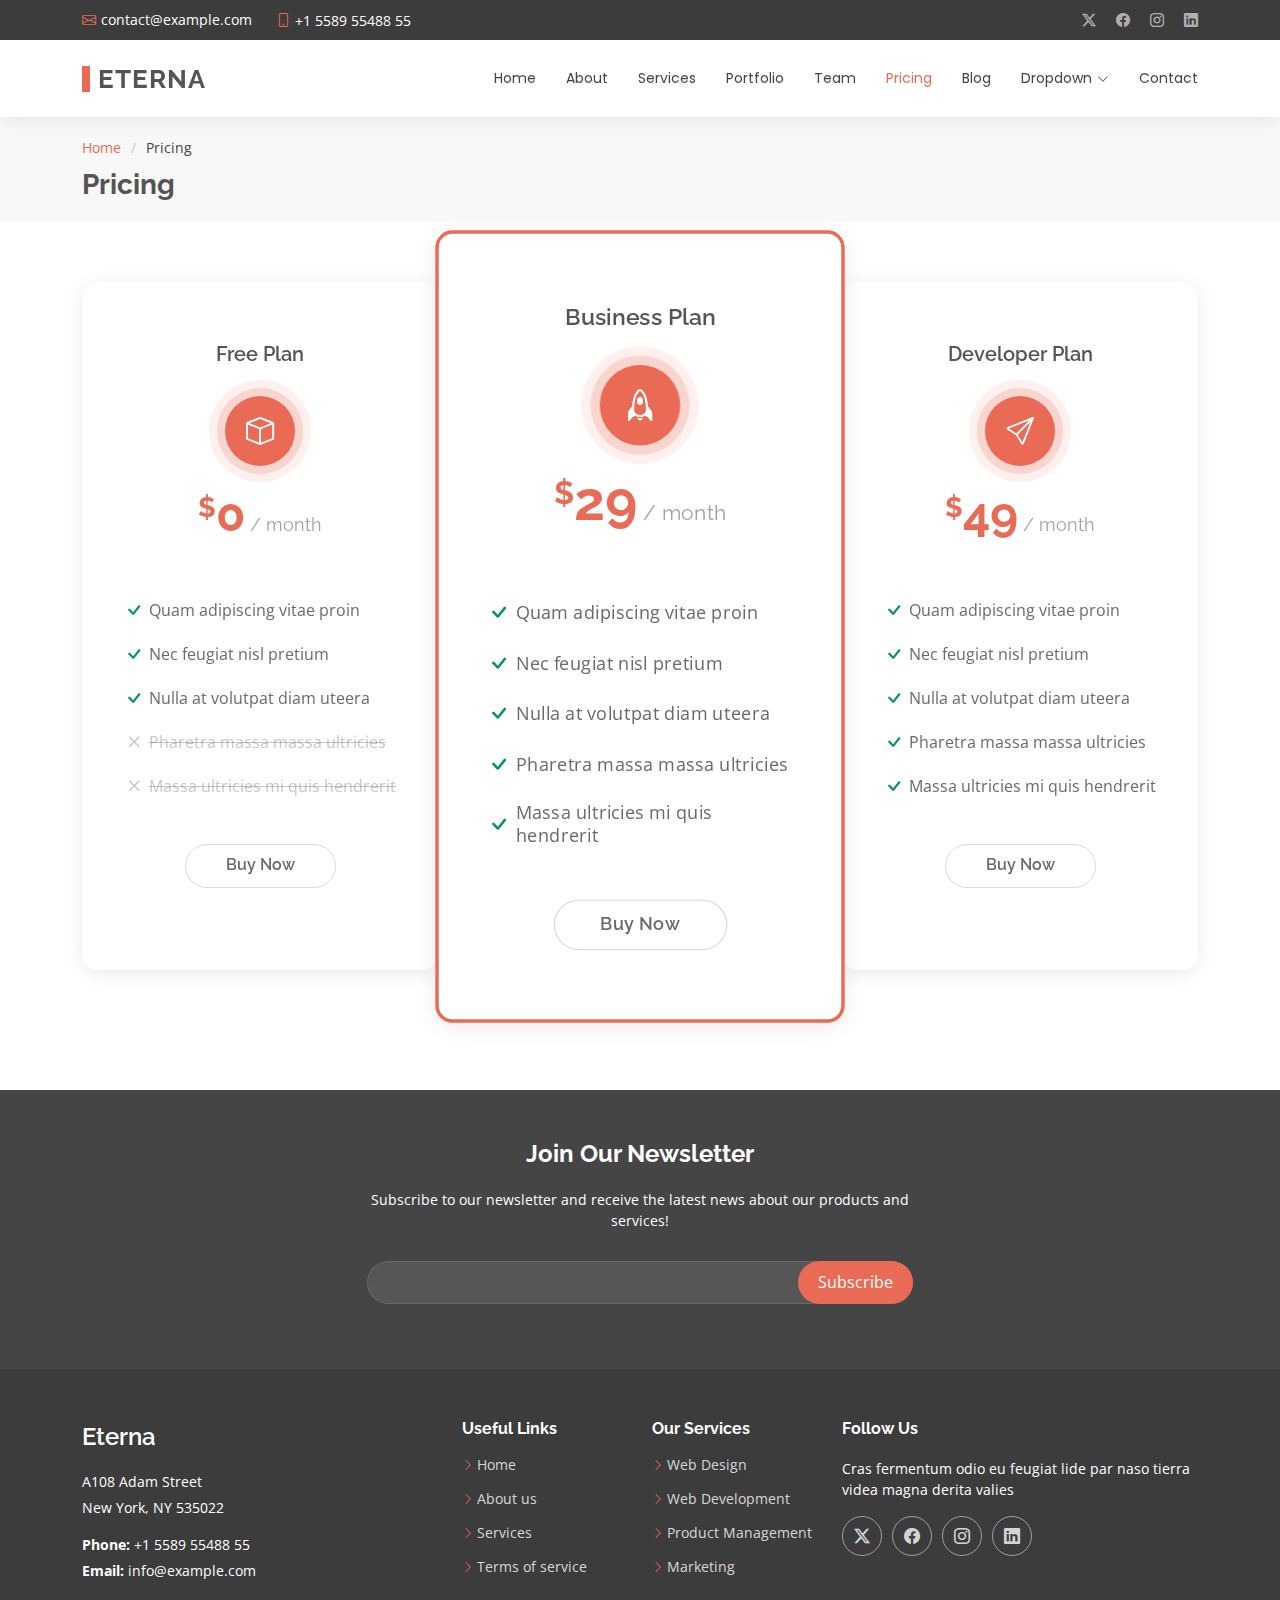
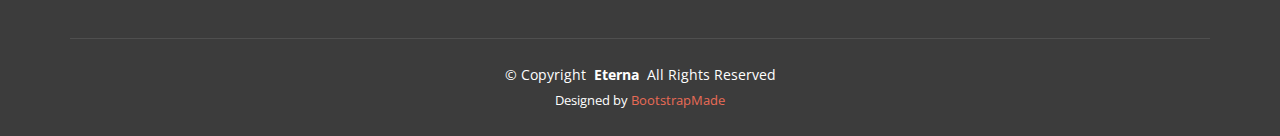
<file: portfolio-template/pricing.html>
<!DOCTYPE html>
<html lang="en">

<head>
  <meta charset="utf-8">
  <meta content="width=device-width, initial-scale=1.0" name="viewport">
  <title>Pricing - Eterna Bootstrap Template</title>
  <meta name="description" content="">
  <meta name="keywords" content="">

  <!-- Favicons -->
  <link href="assets/img/favicon.png" rel="icon">
  <link href="assets/img/apple-touch-icon.png" rel="apple-touch-icon">

  <!-- Fonts -->
  <link href="https://fonts.googleapis.com" rel="preconnect">
  <link href="https://fonts.gstatic.com" rel="preconnect" crossorigin>
  <link href="https://fonts.googleapis.com/css2?family=Open+Sans:ital,wght@0,300;0,400;0,500;0,600;0,700;0,800;1,300;1,400;1,500;1,600;1,700;1,800&family=Poppins:ital,wght@0,100;0,200;0,300;0,400;0,500;0,600;0,700;0,800;0,900;1,100;1,200;1,300;1,400;1,500;1,600;1,700;1,800;1,900&family=Raleway:ital,wght@0,100;0,200;0,300;0,400;0,500;0,600;0,700;0,800;0,900;1,100;1,200;1,300;1,400;1,500;1,600;1,700;1,800;1,900&display=swap" rel="stylesheet">

  <!-- Vendor CSS Files -->
  <link href="assets/vendor/bootstrap/css/bootstrap.min.css" rel="stylesheet">
  <link href="assets/vendor/bootstrap-icons/bootstrap-icons.css" rel="stylesheet">
  <link href="assets/vendor/aos/aos.css" rel="stylesheet">
  <link href="assets/vendor/swiper/swiper-bundle.min.css" rel="stylesheet">
  <link href="assets/vendor/glightbox/css/glightbox.min.css" rel="stylesheet">

  <!-- Main CSS File -->
  <link href="assets/css/main.css" rel="stylesheet">

  <!-- =======================================================
  * Template Name: Eterna
  * Template URL: https://bootstrapmade.com/eterna-free-multipurpose-bootstrap-template/
  * Updated: Aug 07 2024 with Bootstrap v5.3.3
  * Author: BootstrapMade.com
  * License: https://bootstrapmade.com/license/
  ======================================================== -->
</head>

<body class="pricing-page">

  <header id="header" class="header sticky-top">

    <div class="topbar d-flex align-items-center dark-background">
      <div class="container d-flex justify-content-center justify-content-md-between">
        <div class="contact-info d-flex align-items-center">
          <i class="bi bi-envelope d-flex align-items-center"><a href="mailto:contact@example.com">contact@example.com</a></i>
          <i class="bi bi-phone d-flex align-items-center ms-4"><span>+1 5589 55488 55</span></i>
        </div>
        <div class="social-links d-none d-md-flex align-items-center">
          <a href="#" class="twitter"><i class="bi bi-twitter-x"></i></a>
          <a href="#" class="facebook"><i class="bi bi-facebook"></i></a>
          <a href="#" class="instagram"><i class="bi bi-instagram"></i></a>
          <a href="#" class="linkedin"><i class="bi bi-linkedin"></i></a>
        </div>
      </div>
    </div><!-- End Top Bar -->

    <div class="branding">

      <div class="container position-relative d-flex align-items-center justify-content-between">
        <a href="index.html" class="logo d-flex align-items-center">
          <!-- Uncomment the line below if you also wish to use an image logo -->
          <!-- <img src="assets/img/logo.png" alt=""> -->
          <h1 class="sitename">Eterna<br></h1>
        </a>

        <nav id="navmenu" class="navmenu">
          <ul>
            <li><a href="index.html">Home</a></li>
            <li><a href="about.html">About</a></li>
            <li><a href="services.html">Services</a></li>
            <li><a href="portfolio.html">Portfolio</a></li>
            <li><a href="team.html">Team</a></li>
            <li><a href="pricing.html" class="active">Pricing</a></li>
            <li><a href="blog.html">Blog</a></li>
            <li class="dropdown"><a href="#"><span>Dropdown</span> <i class="bi bi-chevron-down toggle-dropdown"></i></a>
              <ul>
                <li><a href="#">Dropdown 1</a></li>
                <li class="dropdown"><a href="#"><span>Deep Dropdown</span> <i class="bi bi-chevron-down toggle-dropdown"></i></a>
                  <ul>
                    <li><a href="#">Deep Dropdown 1</a></li>
                    <li><a href="#">Deep Dropdown 2</a></li>
                    <li><a href="#">Deep Dropdown 3</a></li>
                    <li><a href="#">Deep Dropdown 4</a></li>
                    <li><a href="#">Deep Dropdown 5</a></li>
                  </ul>
                </li>
                <li><a href="#">Dropdown 2</a></li>
                <li><a href="#">Dropdown 3</a></li>
                <li><a href="#">Dropdown 4</a></li>
              </ul>
            </li>
            <li><a href="contact.html">Contact</a></li>
          </ul>
          <i class="mobile-nav-toggle d-xl-none bi bi-list"></i>
        </nav>

      </div>

    </div>

  </header>

  <main class="main">

    <!-- Page Title -->
    <div class="page-title" data-aos="fade">
      <div class="container">
        <nav class="breadcrumbs">
          <ol>
            <li><a href="index.html">Home</a></li>
            <li class="current">Pricing</li>
          </ol>
        </nav>
        <h1>Pricing</h1>
      </div>
    </div><!-- End Page Title -->

    <!-- Pricing Section -->
    <section id="pricing" class="pricing section">

      <div class="container" data-aos="zoom-in" data-aos-delay="100">

        <div class="row g-4">

          <div class="col-lg-4">
            <div class="pricing-item">
              <h3>Free Plan</h3>
              <div class="icon">
                <i class="bi bi-box"></i>
              </div>
              <h4><sup>$</sup>0<span> / month</span></h4>
              <ul>
                <li><i class="bi bi-check"></i> <span>Quam adipiscing vitae proin</span></li>
                <li><i class="bi bi-check"></i> <span>Nec feugiat nisl pretium</span></li>
                <li><i class="bi bi-check"></i> <span>Nulla at volutpat diam uteera</span></li>
                <li class="na"><i class="bi bi-x"></i> <span>Pharetra massa massa ultricies</span></li>
                <li class="na"><i class="bi bi-x"></i> <span>Massa ultricies mi quis hendrerit</span></li>
              </ul>
              <div class="text-center"><a href="#" class="buy-btn">Buy Now</a></div>
            </div>
          </div><!-- End Pricing Item -->

          <div class="col-lg-4">
            <div class="pricing-item featured">
              <h3>Business Plan</h3>
              <div class="icon">
                <i class="bi bi-rocket"></i>
              </div>

              <h4><sup>$</sup>29<span> / month</span></h4>
              <ul>
                <li><i class="bi bi-check"></i> <span>Quam adipiscing vitae proin</span></li>
                <li><i class="bi bi-check"></i> <span>Nec feugiat nisl pretium</span></li>
                <li><i class="bi bi-check"></i> <span>Nulla at volutpat diam uteera</span></li>
                <li><i class="bi bi-check"></i> <span>Pharetra massa massa ultricies</span></li>
                <li><i class="bi bi-check"></i> <span>Massa ultricies mi quis hendrerit</span></li>
              </ul>
              <div class="text-center"><a href="#" class="buy-btn">Buy Now</a></div>
            </div>
          </div><!-- End Pricing Item -->

          <div class="col-lg-4">
            <div class="pricing-item">
              <h3>Developer Plan</h3>
              <div class="icon">
                <i class="bi bi-send"></i>
              </div>
              <h4><sup>$</sup>49<span> / month</span></h4>
              <ul>
                <li><i class="bi bi-check"></i> <span>Quam adipiscing vitae proin</span></li>
                <li><i class="bi bi-check"></i> <span>Nec feugiat nisl pretium</span></li>
                <li><i class="bi bi-check"></i> <span>Nulla at volutpat diam uteera</span></li>
                <li><i class="bi bi-check"></i> <span>Pharetra massa massa ultricies</span></li>
                <li><i class="bi bi-check"></i> <span>Massa ultricies mi quis hendrerit</span></li>
              </ul>
              <div class="text-center"><a href="#" class="buy-btn">Buy Now</a></div>
            </div>
          </div><!-- End Pricing Item -->

        </div>

      </div>

    </section><!-- /Pricing Section -->

  </main>

  <footer id="footer" class="footer position-relative dark-background">

    <div class="footer-newsletter">
      <div class="container">
        <div class="row justify-content-center text-center">
          <div class="col-lg-6">
            <h4>Join Our Newsletter</h4>
            <p>Subscribe to our newsletter and receive the latest news about our products and services!</p>
            <form action="forms/newsletter.php" method="post" class="php-email-form">
              <div class="newsletter-form"><input type="email" name="email"><input type="submit" value="Subscribe"></div>
              <div class="loading">Loading</div>
              <div class="error-message"></div>
              <div class="sent-message">Your subscription request has been sent. Thank you!</div>
            </form>
          </div>
        </div>
      </div>
    </div>

    <div class="container footer-top">
      <div class="row gy-4">
        <div class="col-lg-4 col-md-6 footer-about">
          <a href="index.html" class="d-flex align-items-center">
            <span class="sitename">Eterna</span>
          </a>
          <div class="footer-contact pt-3">
            <p>A108 Adam Street</p>
            <p>New York, NY 535022</p>
            <p class="mt-3"><strong>Phone:</strong> <span>+1 5589 55488 55</span></p>
            <p><strong>Email:</strong> <span>info@example.com</span></p>
          </div>
        </div>

        <div class="col-lg-2 col-md-3 footer-links">
          <h4>Useful Links</h4>
          <ul>
            <li><i class="bi bi-chevron-right"></i> <a href="#">Home</a></li>
            <li><i class="bi bi-chevron-right"></i> <a href="#">About us</a></li>
            <li><i class="bi bi-chevron-right"></i> <a href="#">Services</a></li>
            <li><i class="bi bi-chevron-right"></i> <a href="#">Terms of service</a></li>
          </ul>
        </div>

        <div class="col-lg-2 col-md-3 footer-links">
          <h4>Our Services</h4>
          <ul>
            <li><i class="bi bi-chevron-right"></i> <a href="#">Web Design</a></li>
            <li><i class="bi bi-chevron-right"></i> <a href="#">Web Development</a></li>
            <li><i class="bi bi-chevron-right"></i> <a href="#">Product Management</a></li>
            <li><i class="bi bi-chevron-right"></i> <a href="#">Marketing</a></li>
          </ul>
        </div>

        <div class="col-lg-4 col-md-12">
          <h4>Follow Us</h4>
          <p>Cras fermentum odio eu feugiat lide par naso tierra videa magna derita valies</p>
          <div class="social-links d-flex">
            <a href=""><i class="bi bi-twitter-x"></i></a>
            <a href=""><i class="bi bi-facebook"></i></a>
            <a href=""><i class="bi bi-instagram"></i></a>
            <a href=""><i class="bi bi-linkedin"></i></a>
          </div>
        </div>

      </div>
    </div>

    <div class="container copyright text-center mt-4">
      <p>© <span>Copyright</span> <strong class="px-1 sitename">Eterna</strong> <span>All Rights Reserved</span></p>
      <div class="credits">
        <!-- All the links in the footer should remain intact. -->
        <!-- You can delete the links only if you've purchased the pro version. -->
        <!-- Licensing information: https://bootstrapmade.com/license/ -->
        <!-- Purchase the pro version with working PHP/AJAX contact form: [buy-url] -->
        Designed by <a href="https://bootstrapmade.com/">BootstrapMade</a>
      </div>
    </div>

  </footer>

  <!-- Scroll Top -->
  <a href="#" id="scroll-top" class="scroll-top d-flex align-items-center justify-content-center"><i class="bi bi-arrow-up-short"></i></a>

  <!-- Preloader -->
  <div id="preloader"></div>

  <!-- Vendor JS Files -->
  <script src="assets/vendor/bootstrap/js/bootstrap.bundle.min.js"></script>
  <script src="assets/vendor/php-email-form/validate.js"></script>
  <script src="assets/vendor/aos/aos.js"></script>
  <script src="assets/vendor/swiper/swiper-bundle.min.js"></script>
  <script src="assets/vendor/purecounter/purecounter_vanilla.js"></script>
  <script src="assets/vendor/waypoints/noframework.waypoints.js"></script>
  <script src="assets/vendor/glightbox/js/glightbox.min.js"></script>
  <script src="assets/vendor/imagesloaded/imagesloaded.pkgd.min.js"></script>
  <script src="assets/vendor/isotope-layout/isotope.pkgd.min.js"></script>

  <!-- Main JS File -->
  <script src="assets/js/main.js"></script>

</body>

</html>
</file>
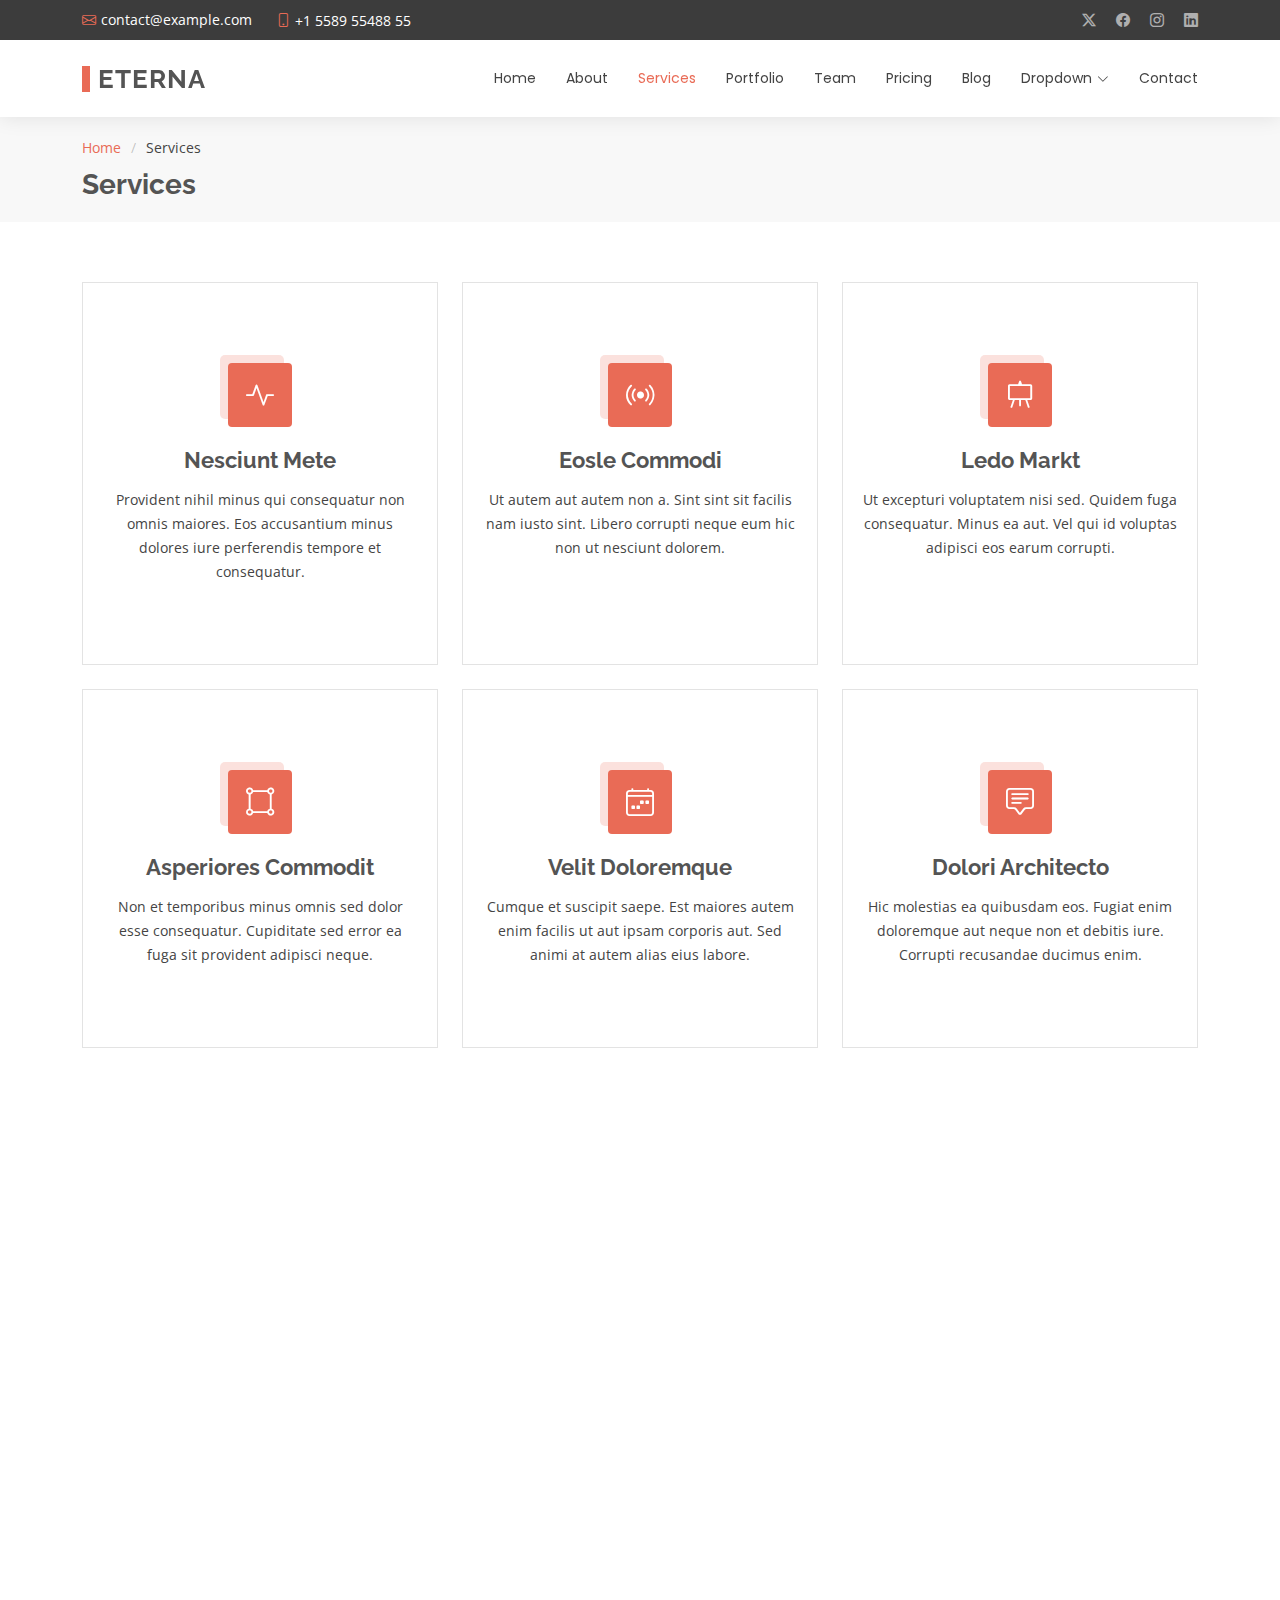
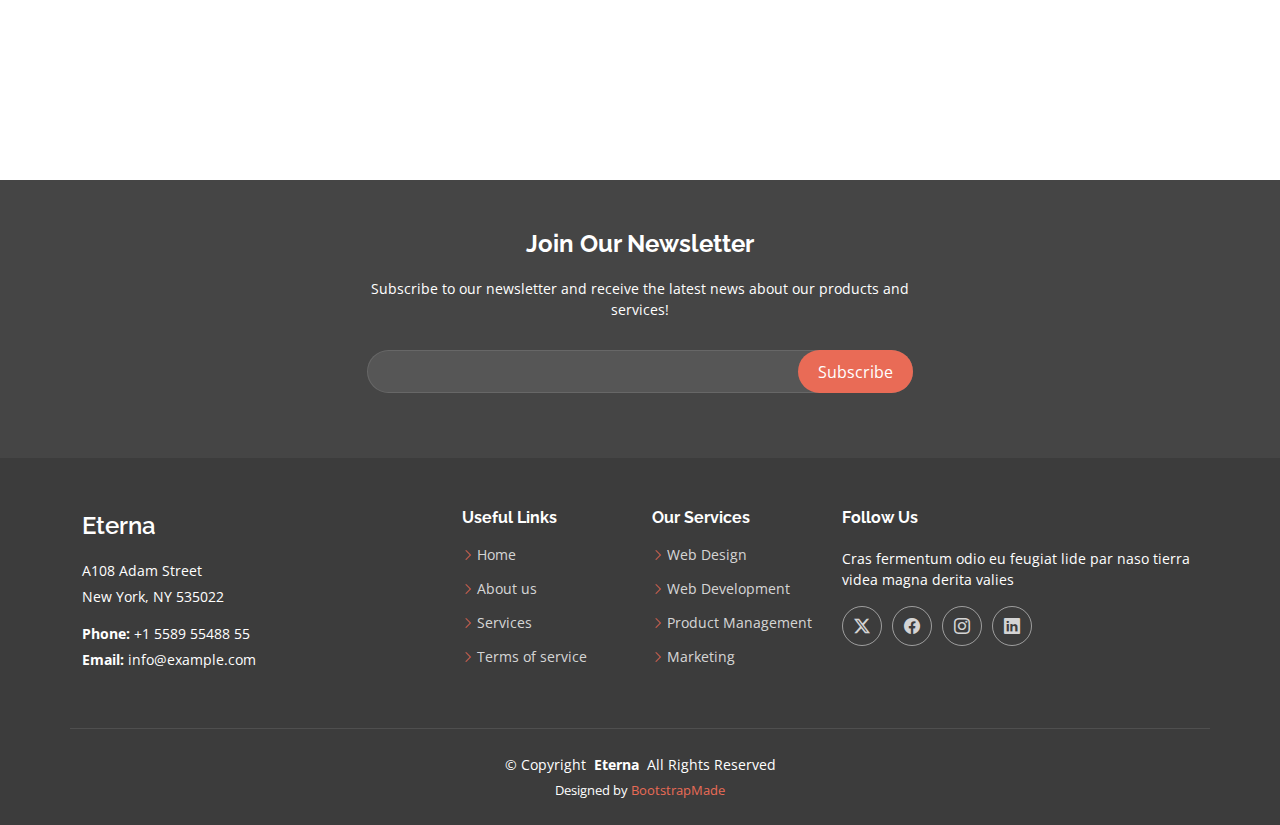
<file: portfolio-template/services.html>
<!DOCTYPE html>
<html lang="en">

<head>
  <meta charset="utf-8">
  <meta content="width=device-width, initial-scale=1.0" name="viewport">
  <title>Services - Eterna Bootstrap Template</title>
  <meta name="description" content="">
  <meta name="keywords" content="">

  <!-- Favicons -->
  <link href="assets/img/favicon.png" rel="icon">
  <link href="assets/img/apple-touch-icon.png" rel="apple-touch-icon">

  <!-- Fonts -->
  <link href="https://fonts.googleapis.com" rel="preconnect">
  <link href="https://fonts.gstatic.com" rel="preconnect" crossorigin>
  <link href="https://fonts.googleapis.com/css2?family=Open+Sans:ital,wght@0,300;0,400;0,500;0,600;0,700;0,800;1,300;1,400;1,500;1,600;1,700;1,800&family=Poppins:ital,wght@0,100;0,200;0,300;0,400;0,500;0,600;0,700;0,800;0,900;1,100;1,200;1,300;1,400;1,500;1,600;1,700;1,800;1,900&family=Raleway:ital,wght@0,100;0,200;0,300;0,400;0,500;0,600;0,700;0,800;0,900;1,100;1,200;1,300;1,400;1,500;1,600;1,700;1,800;1,900&display=swap" rel="stylesheet">

  <!-- Vendor CSS Files -->
  <link href="assets/vendor/bootstrap/css/bootstrap.min.css" rel="stylesheet">
  <link href="assets/vendor/bootstrap-icons/bootstrap-icons.css" rel="stylesheet">
  <link href="assets/vendor/aos/aos.css" rel="stylesheet">
  <link href="assets/vendor/swiper/swiper-bundle.min.css" rel="stylesheet">
  <link href="assets/vendor/glightbox/css/glightbox.min.css" rel="stylesheet">

  <!-- Main CSS File -->
  <link href="assets/css/main.css" rel="stylesheet">

  <!-- =======================================================
  * Template Name: Eterna
  * Template URL: https://bootstrapmade.com/eterna-free-multipurpose-bootstrap-template/
  * Updated: Aug 07 2024 with Bootstrap v5.3.3
  * Author: BootstrapMade.com
  * License: https://bootstrapmade.com/license/
  ======================================================== -->
</head>

<body class="services-page">

  <header id="header" class="header sticky-top">

    <div class="topbar d-flex align-items-center dark-background">
      <div class="container d-flex justify-content-center justify-content-md-between">
        <div class="contact-info d-flex align-items-center">
          <i class="bi bi-envelope d-flex align-items-center"><a href="mailto:contact@example.com">contact@example.com</a></i>
          <i class="bi bi-phone d-flex align-items-center ms-4"><span>+1 5589 55488 55</span></i>
        </div>
        <div class="social-links d-none d-md-flex align-items-center">
          <a href="#" class="twitter"><i class="bi bi-twitter-x"></i></a>
          <a href="#" class="facebook"><i class="bi bi-facebook"></i></a>
          <a href="#" class="instagram"><i class="bi bi-instagram"></i></a>
          <a href="#" class="linkedin"><i class="bi bi-linkedin"></i></a>
        </div>
      </div>
    </div><!-- End Top Bar -->

    <div class="branding">

      <div class="container position-relative d-flex align-items-center justify-content-between">
        <a href="index.html" class="logo d-flex align-items-center">
          <!-- Uncomment the line below if you also wish to use an image logo -->
          <!-- <img src="assets/img/logo.png" alt=""> -->
          <h1 class="sitename">Eterna<br></h1>
        </a>

        <nav id="navmenu" class="navmenu">
          <ul>
            <li><a href="index.html">Home</a></li>
            <li><a href="about.html">About</a></li>
            <li><a href="services.html" class="active">Services</a></li>
            <li><a href="portfolio.html">Portfolio</a></li>
            <li><a href="team.html">Team</a></li>
            <li><a href="pricing.html">Pricing</a></li>
            <li><a href="blog.html">Blog</a></li>
            <li class="dropdown"><a href="#"><span>Dropdown</span> <i class="bi bi-chevron-down toggle-dropdown"></i></a>
              <ul>
                <li><a href="#">Dropdown 1</a></li>
                <li class="dropdown"><a href="#"><span>Deep Dropdown</span> <i class="bi bi-chevron-down toggle-dropdown"></i></a>
                  <ul>
                    <li><a href="#">Deep Dropdown 1</a></li>
                    <li><a href="#">Deep Dropdown 2</a></li>
                    <li><a href="#">Deep Dropdown 3</a></li>
                    <li><a href="#">Deep Dropdown 4</a></li>
                    <li><a href="#">Deep Dropdown 5</a></li>
                  </ul>
                </li>
                <li><a href="#">Dropdown 2</a></li>
                <li><a href="#">Dropdown 3</a></li>
                <li><a href="#">Dropdown 4</a></li>
              </ul>
            </li>
            <li><a href="contact.html">Contact</a></li>
          </ul>
          <i class="mobile-nav-toggle d-xl-none bi bi-list"></i>
        </nav>

      </div>

    </div>

  </header>

  <main class="main">

    <!-- Page Title -->
    <div class="page-title" data-aos="fade">
      <div class="container">
        <nav class="breadcrumbs">
          <ol>
            <li><a href="index.html">Home</a></li>
            <li class="current">Services</li>
          </ol>
        </nav>
        <h1>Services</h1>
      </div>
    </div><!-- End Page Title -->

    <!-- Services Section -->
    <section id="services" class="services section">

      <div class="container">

        <div class="row gy-4">

          <div class="col-lg-4 col-md-6" data-aos="fade-up" data-aos-delay="100">
            <div class="service-item  position-relative">
              <div class="icon">
                <i class="bi bi-activity"></i>
              </div>
              <a href="#" class="stretched-link">
                <h3>Nesciunt Mete</h3>
              </a>
              <p>Provident nihil minus qui consequatur non omnis maiores. Eos accusantium minus dolores iure perferendis tempore et consequatur.</p>
            </div>
          </div><!-- End Service Item -->

          <div class="col-lg-4 col-md-6" data-aos="fade-up" data-aos-delay="200">
            <div class="service-item position-relative">
              <div class="icon">
                <i class="bi bi-broadcast"></i>
              </div>
              <a href="#" class="stretched-link">
                <h3>Eosle Commodi</h3>
              </a>
              <p>Ut autem aut autem non a. Sint sint sit facilis nam iusto sint. Libero corrupti neque eum hic non ut nesciunt dolorem.</p>
            </div>
          </div><!-- End Service Item -->

          <div class="col-lg-4 col-md-6" data-aos="fade-up" data-aos-delay="300">
            <div class="service-item position-relative">
              <div class="icon">
                <i class="bi bi-easel"></i>
              </div>
              <a href="#" class="stretched-link">
                <h3>Ledo Markt</h3>
              </a>
              <p>Ut excepturi voluptatem nisi sed. Quidem fuga consequatur. Minus ea aut. Vel qui id voluptas adipisci eos earum corrupti.</p>
            </div>
          </div><!-- End Service Item -->

          <div class="col-lg-4 col-md-6" data-aos="fade-up" data-aos-delay="400">
            <div class="service-item position-relative">
              <div class="icon">
                <i class="bi bi-bounding-box-circles"></i>
              </div>
              <a href="#" class="stretched-link">
                <h3>Asperiores Commodit</h3>
              </a>
              <p>Non et temporibus minus omnis sed dolor esse consequatur. Cupiditate sed error ea fuga sit provident adipisci neque.</p>
              <a href="#" class="stretched-link"></a>
            </div>
          </div><!-- End Service Item -->

          <div class="col-lg-4 col-md-6" data-aos="fade-up" data-aos-delay="500">
            <div class="service-item position-relative">
              <div class="icon">
                <i class="bi bi-calendar4-week"></i>
              </div>
              <a href="#" class="stretched-link">
                <h3>Velit Doloremque</h3>
              </a>
              <p>Cumque et suscipit saepe. Est maiores autem enim facilis ut aut ipsam corporis aut. Sed animi at autem alias eius labore.</p>
              <a href="#" class="stretched-link"></a>
            </div>
          </div><!-- End Service Item -->

          <div class="col-lg-4 col-md-6" data-aos="fade-up" data-aos-delay="600">
            <div class="service-item position-relative">
              <div class="icon">
                <i class="bi bi-chat-square-text"></i>
              </div>
              <a href="#" class="stretched-link">
                <h3>Dolori Architecto</h3>
              </a>
              <p>Hic molestias ea quibusdam eos. Fugiat enim doloremque aut neque non et debitis iure. Corrupti recusandae ducimus enim.</p>
              <a href="#" class="stretched-link"></a>
            </div>
          </div><!-- End Service Item -->

        </div>

      </div>

    </section><!-- /Services Section -->

    <!-- Skills Section -->
    <section id="skills" class="skills section">

      <!-- Section Title -->
      <div class="container section-title" data-aos="fade-up">
        <h2>Our Skills</h2>
        <p>Necessitatibus eius consequatur ex aliquid fuga eum quidem sint consectetur velit</p>
      </div><!-- End Section Title -->

      <div class="container" data-aos="fade-up" data-aos-delay="100">

        <div class="row">

          <div class="col-lg-6 d-flex align-items-center">
            <img src="assets/img/skills.jpg" class="img-fluid" alt="">
          </div>

          <div class="col-lg-6 pt-4 pt-lg-0 content">

            <h3>Voluptatem dignissimos provident quasi corporis voluptas</h3>
            <p class="fst-italic">
              Lorem ipsum dolor sit amet, consectetur adipiscing elit, sed do eiusmod tempor incididunt ut labore et dolore magna aliqua.
            </p>

            <div class="skills-content skills-animation">

              <div class="progress">
                <span class="skill"><span>HTML</span> <i class="val">100%</i></span>
                <div class="progress-bar-wrap">
                  <div class="progress-bar" role="progressbar" aria-valuenow="100" aria-valuemin="0" aria-valuemax="100"></div>
                </div>
              </div><!-- End Skills Item -->

              <div class="progress">
                <span class="skill"><span>CSS</span> <i class="val">90%</i></span>
                <div class="progress-bar-wrap">
                  <div class="progress-bar" role="progressbar" aria-valuenow="90" aria-valuemin="0" aria-valuemax="100"></div>
                </div>
              </div><!-- End Skills Item -->

              <div class="progress">
                <span class="skill"><span>JavaScript</span> <i class="val">75%</i></span>
                <div class="progress-bar-wrap">
                  <div class="progress-bar" role="progressbar" aria-valuenow="75" aria-valuemin="0" aria-valuemax="100"></div>
                </div>
              </div><!-- End Skills Item -->

              <div class="progress">
                <span class="skill"><span>Photoshop</span> <i class="val">55%</i></span>
                <div class="progress-bar-wrap">
                  <div class="progress-bar" role="progressbar" aria-valuenow="55" aria-valuemin="0" aria-valuemax="100"></div>
                </div>
              </div><!-- End Skills Item -->

            </div>

          </div>
        </div>

      </div>

    </section><!-- /Skills Section -->

  </main>

  <footer id="footer" class="footer position-relative dark-background">

    <div class="footer-newsletter">
      <div class="container">
        <div class="row justify-content-center text-center">
          <div class="col-lg-6">
            <h4>Join Our Newsletter</h4>
            <p>Subscribe to our newsletter and receive the latest news about our products and services!</p>
            <form action="forms/newsletter.php" method="post" class="php-email-form">
              <div class="newsletter-form"><input type="email" name="email"><input type="submit" value="Subscribe"></div>
              <div class="loading">Loading</div>
              <div class="error-message"></div>
              <div class="sent-message">Your subscription request has been sent. Thank you!</div>
            </form>
          </div>
        </div>
      </div>
    </div>

    <div class="container footer-top">
      <div class="row gy-4">
        <div class="col-lg-4 col-md-6 footer-about">
          <a href="index.html" class="d-flex align-items-center">
            <span class="sitename">Eterna</span>
          </a>
          <div class="footer-contact pt-3">
            <p>A108 Adam Street</p>
            <p>New York, NY 535022</p>
            <p class="mt-3"><strong>Phone:</strong> <span>+1 5589 55488 55</span></p>
            <p><strong>Email:</strong> <span>info@example.com</span></p>
          </div>
        </div>

        <div class="col-lg-2 col-md-3 footer-links">
          <h4>Useful Links</h4>
          <ul>
            <li><i class="bi bi-chevron-right"></i> <a href="#">Home</a></li>
            <li><i class="bi bi-chevron-right"></i> <a href="#">About us</a></li>
            <li><i class="bi bi-chevron-right"></i> <a href="#">Services</a></li>
            <li><i class="bi bi-chevron-right"></i> <a href="#">Terms of service</a></li>
          </ul>
        </div>

        <div class="col-lg-2 col-md-3 footer-links">
          <h4>Our Services</h4>
          <ul>
            <li><i class="bi bi-chevron-right"></i> <a href="#">Web Design</a></li>
            <li><i class="bi bi-chevron-right"></i> <a href="#">Web Development</a></li>
            <li><i class="bi bi-chevron-right"></i> <a href="#">Product Management</a></li>
            <li><i class="bi bi-chevron-right"></i> <a href="#">Marketing</a></li>
          </ul>
        </div>

        <div class="col-lg-4 col-md-12">
          <h4>Follow Us</h4>
          <p>Cras fermentum odio eu feugiat lide par naso tierra videa magna derita valies</p>
          <div class="social-links d-flex">
            <a href=""><i class="bi bi-twitter-x"></i></a>
            <a href=""><i class="bi bi-facebook"></i></a>
            <a href=""><i class="bi bi-instagram"></i></a>
            <a href=""><i class="bi bi-linkedin"></i></a>
          </div>
        </div>

      </div>
    </div>

    <div class="container copyright text-center mt-4">
      <p>© <span>Copyright</span> <strong class="px-1 sitename">Eterna</strong> <span>All Rights Reserved</span></p>
      <div class="credits">
        <!-- All the links in the footer should remain intact. -->
        <!-- You can delete the links only if you've purchased the pro version. -->
        <!-- Licensing information: https://bootstrapmade.com/license/ -->
        <!-- Purchase the pro version with working PHP/AJAX contact form: [buy-url] -->
        Designed by <a href="https://bootstrapmade.com/">BootstrapMade</a>
      </div>
    </div>

  </footer>

  <!-- Scroll Top -->
  <a href="#" id="scroll-top" class="scroll-top d-flex align-items-center justify-content-center"><i class="bi bi-arrow-up-short"></i></a>

  <!-- Preloader -->
  <div id="preloader"></div>

  <!-- Vendor JS Files -->
  <script src="assets/vendor/bootstrap/js/bootstrap.bundle.min.js"></script>
  <script src="assets/vendor/php-email-form/validate.js"></script>
  <script src="assets/vendor/aos/aos.js"></script>
  <script src="assets/vendor/swiper/swiper-bundle.min.js"></script>
  <script src="assets/vendor/purecounter/purecounter_vanilla.js"></script>
  <script src="assets/vendor/waypoints/noframework.waypoints.js"></script>
  <script src="assets/vendor/glightbox/js/glightbox.min.js"></script>
  <script src="assets/vendor/imagesloaded/imagesloaded.pkgd.min.js"></script>
  <script src="assets/vendor/isotope-layout/isotope.pkgd.min.js"></script>

  <!-- Main JS File -->
  <script src="assets/js/main.js"></script>

</body>

</html>
</file>
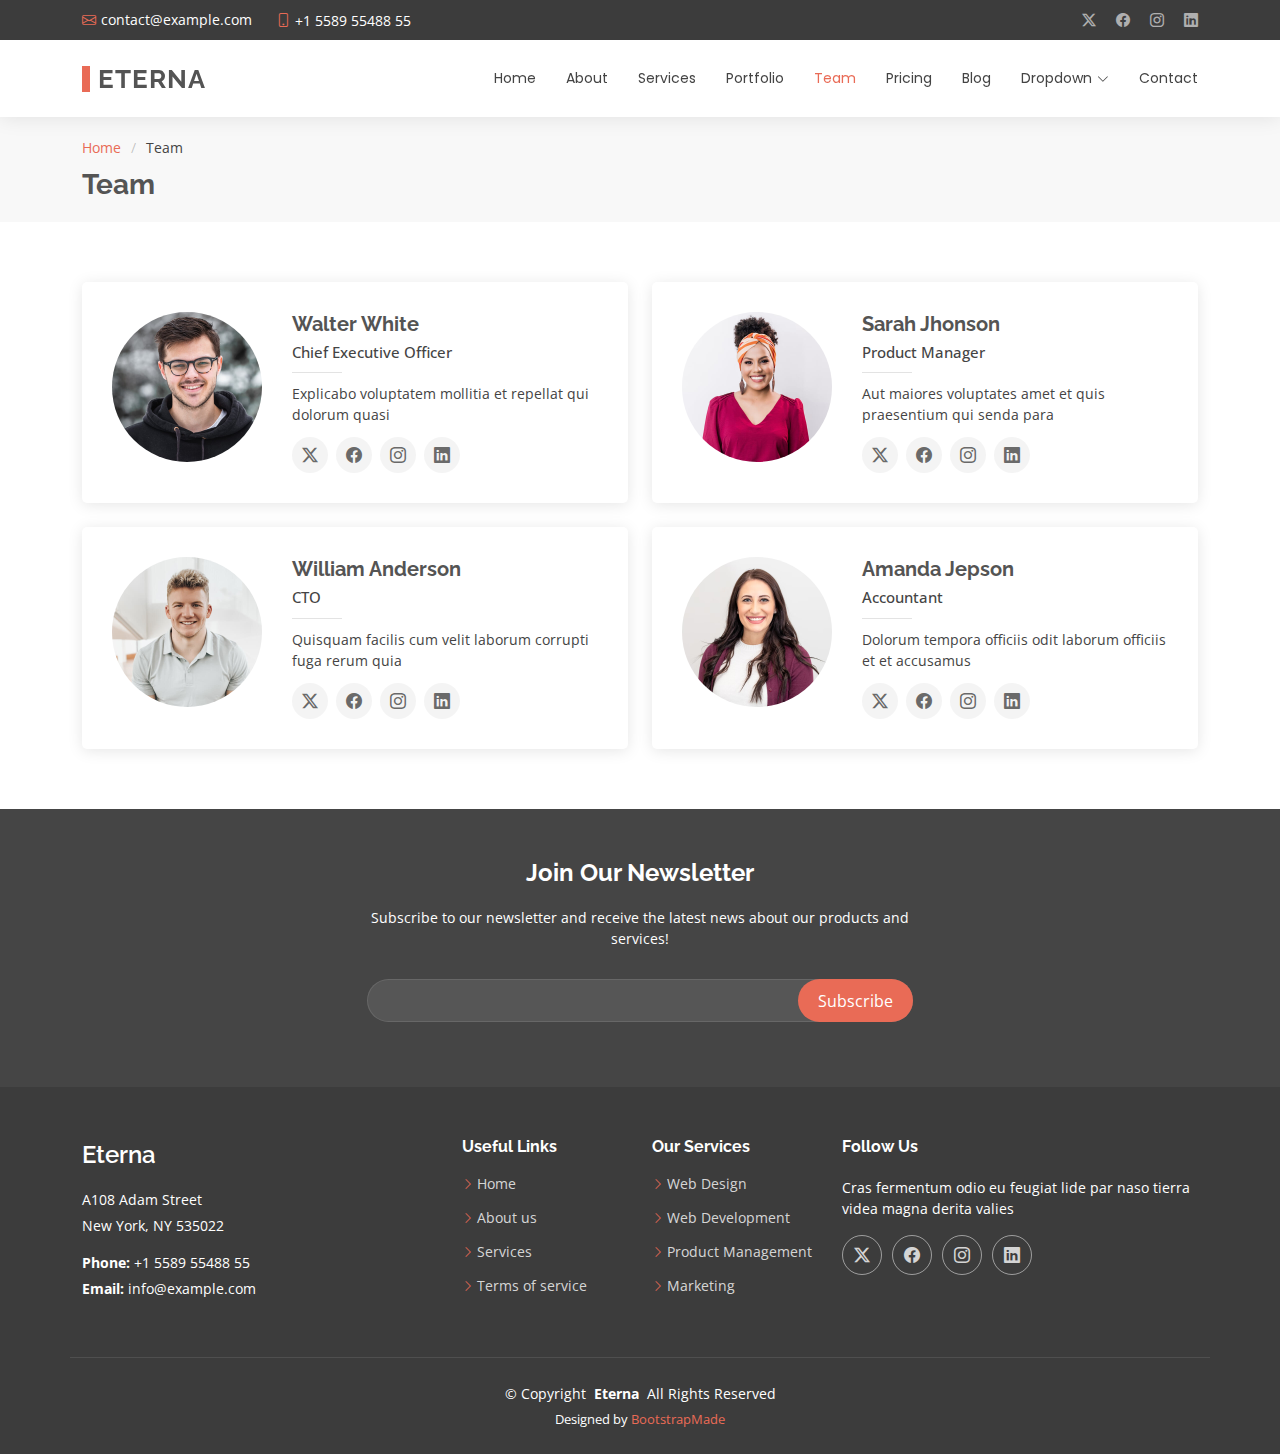
<file: portfolio-template/team.html>
<!DOCTYPE html>
<html lang="en">

<head>
  <meta charset="utf-8">
  <meta content="width=device-width, initial-scale=1.0" name="viewport">
  <title>Team - Eterna Bootstrap Template</title>
  <meta name="description" content="">
  <meta name="keywords" content="">

  <!-- Favicons -->
  <link href="assets/img/favicon.png" rel="icon">
  <link href="assets/img/apple-touch-icon.png" rel="apple-touch-icon">

  <!-- Fonts -->
  <link href="https://fonts.googleapis.com" rel="preconnect">
  <link href="https://fonts.gstatic.com" rel="preconnect" crossorigin>
  <link href="https://fonts.googleapis.com/css2?family=Open+Sans:ital,wght@0,300;0,400;0,500;0,600;0,700;0,800;1,300;1,400;1,500;1,600;1,700;1,800&family=Poppins:ital,wght@0,100;0,200;0,300;0,400;0,500;0,600;0,700;0,800;0,900;1,100;1,200;1,300;1,400;1,500;1,600;1,700;1,800;1,900&family=Raleway:ital,wght@0,100;0,200;0,300;0,400;0,500;0,600;0,700;0,800;0,900;1,100;1,200;1,300;1,400;1,500;1,600;1,700;1,800;1,900&display=swap" rel="stylesheet">

  <!-- Vendor CSS Files -->
  <link href="assets/vendor/bootstrap/css/bootstrap.min.css" rel="stylesheet">
  <link href="assets/vendor/bootstrap-icons/bootstrap-icons.css" rel="stylesheet">
  <link href="assets/vendor/aos/aos.css" rel="stylesheet">
  <link href="assets/vendor/swiper/swiper-bundle.min.css" rel="stylesheet">
  <link href="assets/vendor/glightbox/css/glightbox.min.css" rel="stylesheet">

  <!-- Main CSS File -->
  <link href="assets/css/main.css" rel="stylesheet">

  <!-- =======================================================
  * Template Name: Eterna
  * Template URL: https://bootstrapmade.com/eterna-free-multipurpose-bootstrap-template/
  * Updated: Aug 07 2024 with Bootstrap v5.3.3
  * Author: BootstrapMade.com
  * License: https://bootstrapmade.com/license/
  ======================================================== -->
</head>

<body class="team-page">

  <header id="header" class="header sticky-top">

    <div class="topbar d-flex align-items-center dark-background">
      <div class="container d-flex justify-content-center justify-content-md-between">
        <div class="contact-info d-flex align-items-center">
          <i class="bi bi-envelope d-flex align-items-center"><a href="mailto:contact@example.com">contact@example.com</a></i>
          <i class="bi bi-phone d-flex align-items-center ms-4"><span>+1 5589 55488 55</span></i>
        </div>
        <div class="social-links d-none d-md-flex align-items-center">
          <a href="#" class="twitter"><i class="bi bi-twitter-x"></i></a>
          <a href="#" class="facebook"><i class="bi bi-facebook"></i></a>
          <a href="#" class="instagram"><i class="bi bi-instagram"></i></a>
          <a href="#" class="linkedin"><i class="bi bi-linkedin"></i></a>
        </div>
      </div>
    </div><!-- End Top Bar -->

    <div class="branding">

      <div class="container position-relative d-flex align-items-center justify-content-between">
        <a href="index.html" class="logo d-flex align-items-center">
          <!-- Uncomment the line below if you also wish to use an image logo -->
          <!-- <img src="assets/img/logo.png" alt=""> -->
          <h1 class="sitename">Eterna<br></h1>
        </a>

        <nav id="navmenu" class="navmenu">
          <ul>
            <li><a href="index.html">Home</a></li>
            <li><a href="about.html">About</a></li>
            <li><a href="services.html">Services</a></li>
            <li><a href="portfolio.html">Portfolio</a></li>
            <li><a href="team.html" class="active">Team</a></li>
            <li><a href="pricing.html">Pricing</a></li>
            <li><a href="blog.html">Blog</a></li>
            <li class="dropdown"><a href="#"><span>Dropdown</span> <i class="bi bi-chevron-down toggle-dropdown"></i></a>
              <ul>
                <li><a href="#">Dropdown 1</a></li>
                <li class="dropdown"><a href="#"><span>Deep Dropdown</span> <i class="bi bi-chevron-down toggle-dropdown"></i></a>
                  <ul>
                    <li><a href="#">Deep Dropdown 1</a></li>
                    <li><a href="#">Deep Dropdown 2</a></li>
                    <li><a href="#">Deep Dropdown 3</a></li>
                    <li><a href="#">Deep Dropdown 4</a></li>
                    <li><a href="#">Deep Dropdown 5</a></li>
                  </ul>
                </li>
                <li><a href="#">Dropdown 2</a></li>
                <li><a href="#">Dropdown 3</a></li>
                <li><a href="#">Dropdown 4</a></li>
              </ul>
            </li>
            <li><a href="contact.html">Contact</a></li>
          </ul>
          <i class="mobile-nav-toggle d-xl-none bi bi-list"></i>
        </nav>

      </div>

    </div>

  </header>

  <main class="main">

    <!-- Page Title -->
    <div class="page-title" data-aos="fade">
      <div class="container">
        <nav class="breadcrumbs">
          <ol>
            <li><a href="index.html">Home</a></li>
            <li class="current">Team</li>
          </ol>
        </nav>
        <h1>Team</h1>
      </div>
    </div><!-- End Page Title -->

    <!-- Team Section -->
    <section id="team" class="team section">

      <div class="container">

        <div class="row gy-4">

          <div class="col-lg-6" data-aos="fade-up" data-aos-delay="100">
            <div class="team-member d-flex align-items-start">
              <div class="pic"><img src="assets/img/team/team-1.jpg" class="img-fluid" alt=""></div>
              <div class="member-info">
                <h4>Walter White</h4>
                <span>Chief Executive Officer</span>
                <p>Explicabo voluptatem mollitia et repellat qui dolorum quasi</p>
                <div class="social">
                  <a href=""><i class="bi bi-twitter-x"></i></a>
                  <a href=""><i class="bi bi-facebook"></i></a>
                  <a href=""><i class="bi bi-instagram"></i></a>
                  <a href=""> <i class="bi bi-linkedin"></i> </a>
                </div>
              </div>
            </div>
          </div><!-- End Team Member -->

          <div class="col-lg-6" data-aos="fade-up" data-aos-delay="200">
            <div class="team-member d-flex align-items-start">
              <div class="pic"><img src="assets/img/team/team-2.jpg" class="img-fluid" alt=""></div>
              <div class="member-info">
                <h4>Sarah Jhonson</h4>
                <span>Product Manager</span>
                <p>Aut maiores voluptates amet et quis praesentium qui senda para</p>
                <div class="social">
                  <a href=""><i class="bi bi-twitter-x"></i></a>
                  <a href=""><i class="bi bi-facebook"></i></a>
                  <a href=""><i class="bi bi-instagram"></i></a>
                  <a href=""> <i class="bi bi-linkedin"></i> </a>
                </div>
              </div>
            </div>
          </div><!-- End Team Member -->

          <div class="col-lg-6" data-aos="fade-up" data-aos-delay="300">
            <div class="team-member d-flex align-items-start">
              <div class="pic"><img src="assets/img/team/team-3.jpg" class="img-fluid" alt=""></div>
              <div class="member-info">
                <h4>William Anderson</h4>
                <span>CTO</span>
                <p>Quisquam facilis cum velit laborum corrupti fuga rerum quia</p>
                <div class="social">
                  <a href=""><i class="bi bi-twitter-x"></i></a>
                  <a href=""><i class="bi bi-facebook"></i></a>
                  <a href=""><i class="bi bi-instagram"></i></a>
                  <a href=""> <i class="bi bi-linkedin"></i> </a>
                </div>
              </div>
            </div>
          </div><!-- End Team Member -->

          <div class="col-lg-6" data-aos="fade-up" data-aos-delay="400">
            <div class="team-member d-flex align-items-start">
              <div class="pic"><img src="assets/img/team/team-4.jpg" class="img-fluid" alt=""></div>
              <div class="member-info">
                <h4>Amanda Jepson</h4>
                <span>Accountant</span>
                <p>Dolorum tempora officiis odit laborum officiis et et accusamus</p>
                <div class="social">
                  <a href=""><i class="bi bi-twitter-x"></i></a>
                  <a href=""><i class="bi bi-facebook"></i></a>
                  <a href=""><i class="bi bi-instagram"></i></a>
                  <a href=""> <i class="bi bi-linkedin"></i> </a>
                </div>
              </div>
            </div>
          </div><!-- End Team Member -->

        </div>

      </div>

    </section><!-- /Team Section -->

  </main>

  <footer id="footer" class="footer position-relative dark-background">

    <div class="footer-newsletter">
      <div class="container">
        <div class="row justify-content-center text-center">
          <div class="col-lg-6">
            <h4>Join Our Newsletter</h4>
            <p>Subscribe to our newsletter and receive the latest news about our products and services!</p>
            <form action="forms/newsletter.php" method="post" class="php-email-form">
              <div class="newsletter-form"><input type="email" name="email"><input type="submit" value="Subscribe"></div>
              <div class="loading">Loading</div>
              <div class="error-message"></div>
              <div class="sent-message">Your subscription request has been sent. Thank you!</div>
            </form>
          </div>
        </div>
      </div>
    </div>

    <div class="container footer-top">
      <div class="row gy-4">
        <div class="col-lg-4 col-md-6 footer-about">
          <a href="index.html" class="d-flex align-items-center">
            <span class="sitename">Eterna</span>
          </a>
          <div class="footer-contact pt-3">
            <p>A108 Adam Street</p>
            <p>New York, NY 535022</p>
            <p class="mt-3"><strong>Phone:</strong> <span>+1 5589 55488 55</span></p>
            <p><strong>Email:</strong> <span>info@example.com</span></p>
          </div>
        </div>

        <div class="col-lg-2 col-md-3 footer-links">
          <h4>Useful Links</h4>
          <ul>
            <li><i class="bi bi-chevron-right"></i> <a href="#">Home</a></li>
            <li><i class="bi bi-chevron-right"></i> <a href="#">About us</a></li>
            <li><i class="bi bi-chevron-right"></i> <a href="#">Services</a></li>
            <li><i class="bi bi-chevron-right"></i> <a href="#">Terms of service</a></li>
          </ul>
        </div>

        <div class="col-lg-2 col-md-3 footer-links">
          <h4>Our Services</h4>
          <ul>
            <li><i class="bi bi-chevron-right"></i> <a href="#">Web Design</a></li>
            <li><i class="bi bi-chevron-right"></i> <a href="#">Web Development</a></li>
            <li><i class="bi bi-chevron-right"></i> <a href="#">Product Management</a></li>
            <li><i class="bi bi-chevron-right"></i> <a href="#">Marketing</a></li>
          </ul>
        </div>

        <div class="col-lg-4 col-md-12">
          <h4>Follow Us</h4>
          <p>Cras fermentum odio eu feugiat lide par naso tierra videa magna derita valies</p>
          <div class="social-links d-flex">
            <a href=""><i class="bi bi-twitter-x"></i></a>
            <a href=""><i class="bi bi-facebook"></i></a>
            <a href=""><i class="bi bi-instagram"></i></a>
            <a href=""><i class="bi bi-linkedin"></i></a>
          </div>
        </div>

      </div>
    </div>

    <div class="container copyright text-center mt-4">
      <p>© <span>Copyright</span> <strong class="px-1 sitename">Eterna</strong> <span>All Rights Reserved</span></p>
      <div class="credits">
        <!-- All the links in the footer should remain intact. -->
        <!-- You can delete the links only if you've purchased the pro version. -->
        <!-- Licensing information: https://bootstrapmade.com/license/ -->
        <!-- Purchase the pro version with working PHP/AJAX contact form: [buy-url] -->
        Designed by <a href="https://bootstrapmade.com/">BootstrapMade</a>
      </div>
    </div>

  </footer>

  <!-- Scroll Top -->
  <a href="#" id="scroll-top" class="scroll-top d-flex align-items-center justify-content-center"><i class="bi bi-arrow-up-short"></i></a>

  <!-- Preloader -->
  <div id="preloader"></div>

  <!-- Vendor JS Files -->
  <script src="assets/vendor/bootstrap/js/bootstrap.bundle.min.js"></script>
  <script src="assets/vendor/php-email-form/validate.js"></script>
  <script src="assets/vendor/aos/aos.js"></script>
  <script src="assets/vendor/swiper/swiper-bundle.min.js"></script>
  <script src="assets/vendor/purecounter/purecounter_vanilla.js"></script>
  <script src="assets/vendor/waypoints/noframework.waypoints.js"></script>
  <script src="assets/vendor/glightbox/js/glightbox.min.js"></script>
  <script src="assets/vendor/imagesloaded/imagesloaded.pkgd.min.js"></script>
  <script src="assets/vendor/isotope-layout/isotope.pkgd.min.js"></script>

  <!-- Main JS File -->
  <script src="assets/js/main.js"></script>

</body>

</html>
</file>
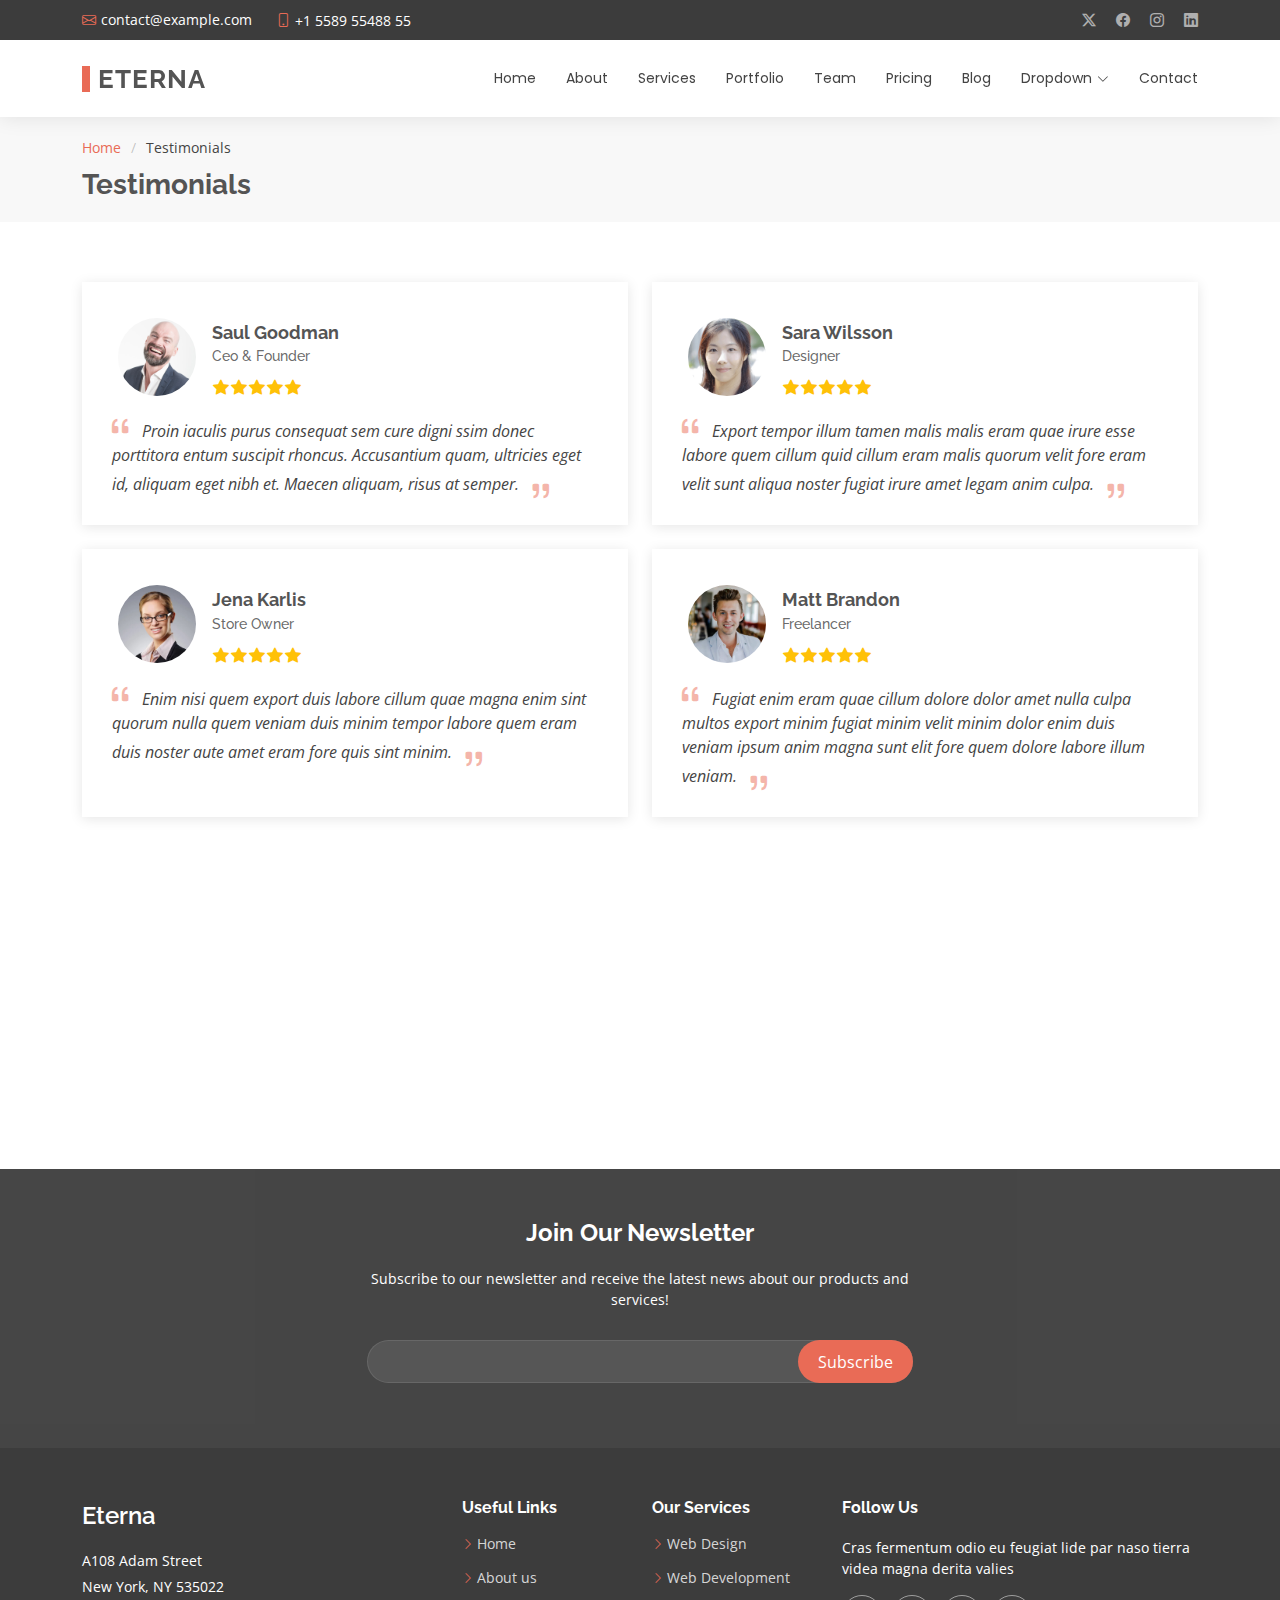
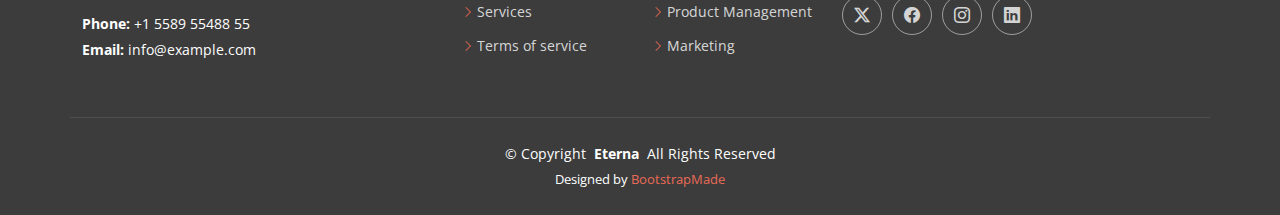
<file: portfolio-template/testimonials.html>
<!DOCTYPE html>
<html lang="en">

<head>
  <meta charset="utf-8">
  <meta content="width=device-width, initial-scale=1.0" name="viewport">
  <title>Testimonials - Eterna Bootstrap Template</title>
  <meta name="description" content="">
  <meta name="keywords" content="">

  <!-- Favicons -->
  <link href="assets/img/favicon.png" rel="icon">
  <link href="assets/img/apple-touch-icon.png" rel="apple-touch-icon">

  <!-- Fonts -->
  <link href="https://fonts.googleapis.com" rel="preconnect">
  <link href="https://fonts.gstatic.com" rel="preconnect" crossorigin>
  <link href="https://fonts.googleapis.com/css2?family=Open+Sans:ital,wght@0,300;0,400;0,500;0,600;0,700;0,800;1,300;1,400;1,500;1,600;1,700;1,800&family=Poppins:ital,wght@0,100;0,200;0,300;0,400;0,500;0,600;0,700;0,800;0,900;1,100;1,200;1,300;1,400;1,500;1,600;1,700;1,800;1,900&family=Raleway:ital,wght@0,100;0,200;0,300;0,400;0,500;0,600;0,700;0,800;0,900;1,100;1,200;1,300;1,400;1,500;1,600;1,700;1,800;1,900&display=swap" rel="stylesheet">

  <!-- Vendor CSS Files -->
  <link href="assets/vendor/bootstrap/css/bootstrap.min.css" rel="stylesheet">
  <link href="assets/vendor/bootstrap-icons/bootstrap-icons.css" rel="stylesheet">
  <link href="assets/vendor/aos/aos.css" rel="stylesheet">
  <link href="assets/vendor/swiper/swiper-bundle.min.css" rel="stylesheet">
  <link href="assets/vendor/glightbox/css/glightbox.min.css" rel="stylesheet">

  <!-- Main CSS File -->
  <link href="assets/css/main.css" rel="stylesheet">

  <!-- =======================================================
  * Template Name: Eterna
  * Template URL: https://bootstrapmade.com/eterna-free-multipurpose-bootstrap-template/
  * Updated: Aug 07 2024 with Bootstrap v5.3.3
  * Author: BootstrapMade.com
  * License: https://bootstrapmade.com/license/
  ======================================================== -->
</head>

<body class="testimonials-page">

  <header id="header" class="header sticky-top">

    <div class="topbar d-flex align-items-center dark-background">
      <div class="container d-flex justify-content-center justify-content-md-between">
        <div class="contact-info d-flex align-items-center">
          <i class="bi bi-envelope d-flex align-items-center"><a href="mailto:contact@example.com">contact@example.com</a></i>
          <i class="bi bi-phone d-flex align-items-center ms-4"><span>+1 5589 55488 55</span></i>
        </div>
        <div class="social-links d-none d-md-flex align-items-center">
          <a href="#" class="twitter"><i class="bi bi-twitter-x"></i></a>
          <a href="#" class="facebook"><i class="bi bi-facebook"></i></a>
          <a href="#" class="instagram"><i class="bi bi-instagram"></i></a>
          <a href="#" class="linkedin"><i class="bi bi-linkedin"></i></a>
        </div>
      </div>
    </div><!-- End Top Bar -->

    <div class="branding">

      <div class="container position-relative d-flex align-items-center justify-content-between">
        <a href="index.html" class="logo d-flex align-items-center">
          <!-- Uncomment the line below if you also wish to use an image logo -->
          <!-- <img src="assets/img/logo.png" alt=""> -->
          <h1 class="sitename">Eterna<br></h1>
        </a>

        <nav id="navmenu" class="navmenu">
          <ul>
            <li><a href="index.html">Home</a></li>
            <li><a href="about.html">About</a></li>
            <li><a href="services.html">Services</a></li>
            <li><a href="portfolio.html">Portfolio</a></li>
            <li><a href="team.html">Team</a></li>
            <li><a href="pricing.html">Pricing</a></li>
            <li><a href="blog.html">Blog</a></li>
            <li class="dropdown"><a href="#"><span>Dropdown</span> <i class="bi bi-chevron-down toggle-dropdown"></i></a>
              <ul>
                <li><a href="#">Dropdown 1</a></li>
                <li class="dropdown"><a href="#"><span>Deep Dropdown</span> <i class="bi bi-chevron-down toggle-dropdown"></i></a>
                  <ul>
                    <li><a href="#">Deep Dropdown 1</a></li>
                    <li><a href="#">Deep Dropdown 2</a></li>
                    <li><a href="#">Deep Dropdown 3</a></li>
                    <li><a href="#">Deep Dropdown 4</a></li>
                    <li><a href="#">Deep Dropdown 5</a></li>
                  </ul>
                </li>
                <li><a href="#">Dropdown 2</a></li>
                <li><a href="#">Dropdown 3</a></li>
                <li><a href="#">Dropdown 4</a></li>
              </ul>
            </li>
            <li><a href="contact.html">Contact</a></li>
          </ul>
          <i class="mobile-nav-toggle d-xl-none bi bi-list"></i>
        </nav>

      </div>

    </div>

  </header>

  <main class="main">

    <!-- Page Title -->
    <div class="page-title" data-aos="fade">
      <div class="container">
        <nav class="breadcrumbs">
          <ol>
            <li><a href="index.html">Home</a></li>
            <li class="current">Testimonials</li>
          </ol>
        </nav>
        <h1>Testimonials</h1>
      </div>
    </div><!-- End Page Title -->

    <!-- Testimonials Section -->
    <section id="testimonials" class="testimonials section">

      <div class="container">

        <div class="row gy-4">

          <div class="col-lg-6" data-aos="fade-up" data-aos-delay="100">
            <div class="testimonial-item">
              <img src="assets/img/testimonials/testimonials-1.jpg" class="testimonial-img" alt="">
              <h3>Saul Goodman</h3>
              <h4>Ceo &amp; Founder</h4>
              <div class="stars">
                <i class="bi bi-star-fill"></i><i class="bi bi-star-fill"></i><i class="bi bi-star-fill"></i><i class="bi bi-star-fill"></i><i class="bi bi-star-fill"></i>
              </div>
              <p>
                <i class="bi bi-quote quote-icon-left"></i>
                <span>Proin iaculis purus consequat sem cure digni ssim donec porttitora entum suscipit rhoncus. Accusantium quam, ultricies eget id, aliquam eget nibh et. Maecen aliquam, risus at semper.</span>
                <i class="bi bi-quote quote-icon-right"></i>
              </p>
            </div>
          </div><!-- End testimonial item -->

          <div class="col-lg-6" data-aos="fade-up" data-aos-delay="200">
            <div class="testimonial-item">
              <img src="assets/img/testimonials/testimonials-2.jpg" class="testimonial-img" alt="">
              <h3>Sara Wilsson</h3>
              <h4>Designer</h4>
              <div class="stars">
                <i class="bi bi-star-fill"></i><i class="bi bi-star-fill"></i><i class="bi bi-star-fill"></i><i class="bi bi-star-fill"></i><i class="bi bi-star-fill"></i>
              </div>
              <p>
                <i class="bi bi-quote quote-icon-left"></i>
                <span>Export tempor illum tamen malis malis eram quae irure esse labore quem cillum quid cillum eram malis quorum velit fore eram velit sunt aliqua noster fugiat irure amet legam anim culpa.</span>
                <i class="bi bi-quote quote-icon-right"></i>
              </p>
            </div>
          </div><!-- End testimonial item -->

          <div class="col-lg-6" data-aos="fade-up" data-aos-delay="300">
            <div class="testimonial-item">
              <img src="assets/img/testimonials/testimonials-3.jpg" class="testimonial-img" alt="">
              <h3>Jena Karlis</h3>
              <h4>Store Owner</h4>
              <div class="stars">
                <i class="bi bi-star-fill"></i><i class="bi bi-star-fill"></i><i class="bi bi-star-fill"></i><i class="bi bi-star-fill"></i><i class="bi bi-star-fill"></i>
              </div>
              <p>
                <i class="bi bi-quote quote-icon-left"></i>
                <span>Enim nisi quem export duis labore cillum quae magna enim sint quorum nulla quem veniam duis minim tempor labore quem eram duis noster aute amet eram fore quis sint minim.</span>
                <i class="bi bi-quote quote-icon-right"></i>
              </p>
            </div>
          </div><!-- End testimonial item -->

          <div class="col-lg-6" data-aos="fade-up" data-aos-delay="400">
            <div class="testimonial-item">
              <img src="assets/img/testimonials/testimonials-4.jpg" class="testimonial-img" alt="">
              <h3>Matt Brandon</h3>
              <h4>Freelancer</h4>
              <div class="stars">
                <i class="bi bi-star-fill"></i><i class="bi bi-star-fill"></i><i class="bi bi-star-fill"></i><i class="bi bi-star-fill"></i><i class="bi bi-star-fill"></i>
              </div>
              <p>
                <i class="bi bi-quote quote-icon-left"></i>
                <span>Fugiat enim eram quae cillum dolore dolor amet nulla culpa multos export minim fugiat minim velit minim dolor enim duis veniam ipsum anim magna sunt elit fore quem dolore labore illum veniam.</span>
                <i class="bi bi-quote quote-icon-right"></i>
              </p>
            </div>
          </div><!-- End testimonial item -->

          <div class="col-lg-6" data-aos="fade-up" data-aos-delay="500">
            <div class="testimonial-item">
              <img src="assets/img/testimonials/testimonials-5.jpg" class="testimonial-img" alt="">
              <h3>John Larson</h3>
              <h4>Entrepreneur</h4>
              <div class="stars">
                <i class="bi bi-star-fill"></i><i class="bi bi-star-fill"></i><i class="bi bi-star-fill"></i><i class="bi bi-star-fill"></i><i class="bi bi-star-fill"></i>
              </div>
              <p>
                <i class="bi bi-quote quote-icon-left"></i>
                <span>Quis quorum aliqua sint quem legam fore sunt eram irure aliqua veniam tempor noster veniam enim culpa labore duis sunt culpa nulla illum cillum fugiat legam esse veniam culpa fore nisi cillum quid.</span>
                <i class="bi bi-quote quote-icon-right"></i>
              </p>
            </div>
          </div><!-- End testimonial item -->

          <div class="col-lg-6" data-aos="fade-up" data-aos-delay="600">
            <div class="testimonial-item">
              <img src="assets/img/testimonials/testimonials-6.jpg" class="testimonial-img" alt="">
              <h3>Emily Harison</h3>
              <h4>Store Owner</h4>
              <div class="stars">
                <i class="bi bi-star-fill"></i><i class="bi bi-star-fill"></i><i class="bi bi-star-fill"></i><i class="bi bi-star-fill"></i><i class="bi bi-star-fill"></i>
              </div>
              <p>
                <i class="bi bi-quote quote-icon-left"></i>
                <span>Eius ipsam praesentium dolor quaerat inventore rerum odio. Quos laudantium adipisci eius. Accusamus qui iste cupiditate sed temporibus est aspernatur. Sequi officiis ea et quia quidem.</span>
                <i class="bi bi-quote quote-icon-right"></i>
              </p>
            </div>
          </div><!-- End testimonial item -->

        </div>

      </div>

    </section><!-- /Testimonials Section -->

  </main>

  <footer id="footer" class="footer position-relative dark-background">

    <div class="footer-newsletter">
      <div class="container">
        <div class="row justify-content-center text-center">
          <div class="col-lg-6">
            <h4>Join Our Newsletter</h4>
            <p>Subscribe to our newsletter and receive the latest news about our products and services!</p>
            <form action="forms/newsletter.php" method="post" class="php-email-form">
              <div class="newsletter-form"><input type="email" name="email"><input type="submit" value="Subscribe"></div>
              <div class="loading">Loading</div>
              <div class="error-message"></div>
              <div class="sent-message">Your subscription request has been sent. Thank you!</div>
            </form>
          </div>
        </div>
      </div>
    </div>

    <div class="container footer-top">
      <div class="row gy-4">
        <div class="col-lg-4 col-md-6 footer-about">
          <a href="index.html" class="d-flex align-items-center">
            <span class="sitename">Eterna</span>
          </a>
          <div class="footer-contact pt-3">
            <p>A108 Adam Street</p>
            <p>New York, NY 535022</p>
            <p class="mt-3"><strong>Phone:</strong> <span>+1 5589 55488 55</span></p>
            <p><strong>Email:</strong> <span>info@example.com</span></p>
          </div>
        </div>

        <div class="col-lg-2 col-md-3 footer-links">
          <h4>Useful Links</h4>
          <ul>
            <li><i class="bi bi-chevron-right"></i> <a href="#">Home</a></li>
            <li><i class="bi bi-chevron-right"></i> <a href="#">About us</a></li>
            <li><i class="bi bi-chevron-right"></i> <a href="#">Services</a></li>
            <li><i class="bi bi-chevron-right"></i> <a href="#">Terms of service</a></li>
          </ul>
        </div>

        <div class="col-lg-2 col-md-3 footer-links">
          <h4>Our Services</h4>
          <ul>
            <li><i class="bi bi-chevron-right"></i> <a href="#">Web Design</a></li>
            <li><i class="bi bi-chevron-right"></i> <a href="#">Web Development</a></li>
            <li><i class="bi bi-chevron-right"></i> <a href="#">Product Management</a></li>
            <li><i class="bi bi-chevron-right"></i> <a href="#">Marketing</a></li>
          </ul>
        </div>

        <div class="col-lg-4 col-md-12">
          <h4>Follow Us</h4>
          <p>Cras fermentum odio eu feugiat lide par naso tierra videa magna derita valies</p>
          <div class="social-links d-flex">
            <a href=""><i class="bi bi-twitter-x"></i></a>
            <a href=""><i class="bi bi-facebook"></i></a>
            <a href=""><i class="bi bi-instagram"></i></a>
            <a href=""><i class="bi bi-linkedin"></i></a>
          </div>
        </div>

      </div>
    </div>

    <div class="container copyright text-center mt-4">
      <p>© <span>Copyright</span> <strong class="px-1 sitename">Eterna</strong> <span>All Rights Reserved</span></p>
      <div class="credits">
        <!-- All the links in the footer should remain intact. -->
        <!-- You can delete the links only if you've purchased the pro version. -->
        <!-- Licensing information: https://bootstrapmade.com/license/ -->
        <!-- Purchase the pro version with working PHP/AJAX contact form: [buy-url] -->
        Designed by <a href="https://bootstrapmade.com/">BootstrapMade</a>
      </div>
    </div>

  </footer>

  <!-- Scroll Top -->
  <a href="#" id="scroll-top" class="scroll-top d-flex align-items-center justify-content-center"><i class="bi bi-arrow-up-short"></i></a>

  <!-- Preloader -->
  <div id="preloader"></div>

  <!-- Vendor JS Files -->
  <script src="assets/vendor/bootstrap/js/bootstrap.bundle.min.js"></script>
  <script src="assets/vendor/php-email-form/validate.js"></script>
  <script src="assets/vendor/aos/aos.js"></script>
  <script src="assets/vendor/swiper/swiper-bundle.min.js"></script>
  <script src="assets/vendor/purecounter/purecounter_vanilla.js"></script>
  <script src="assets/vendor/waypoints/noframework.waypoints.js"></script>
  <script src="assets/vendor/glightbox/js/glightbox.min.js"></script>
  <script src="assets/vendor/imagesloaded/imagesloaded.pkgd.min.js"></script>
  <script src="assets/vendor/isotope-layout/isotope.pkgd.min.js"></script>

  <!-- Main JS File -->
  <script src="assets/js/main.js"></script>

</body>

</html>
</file>
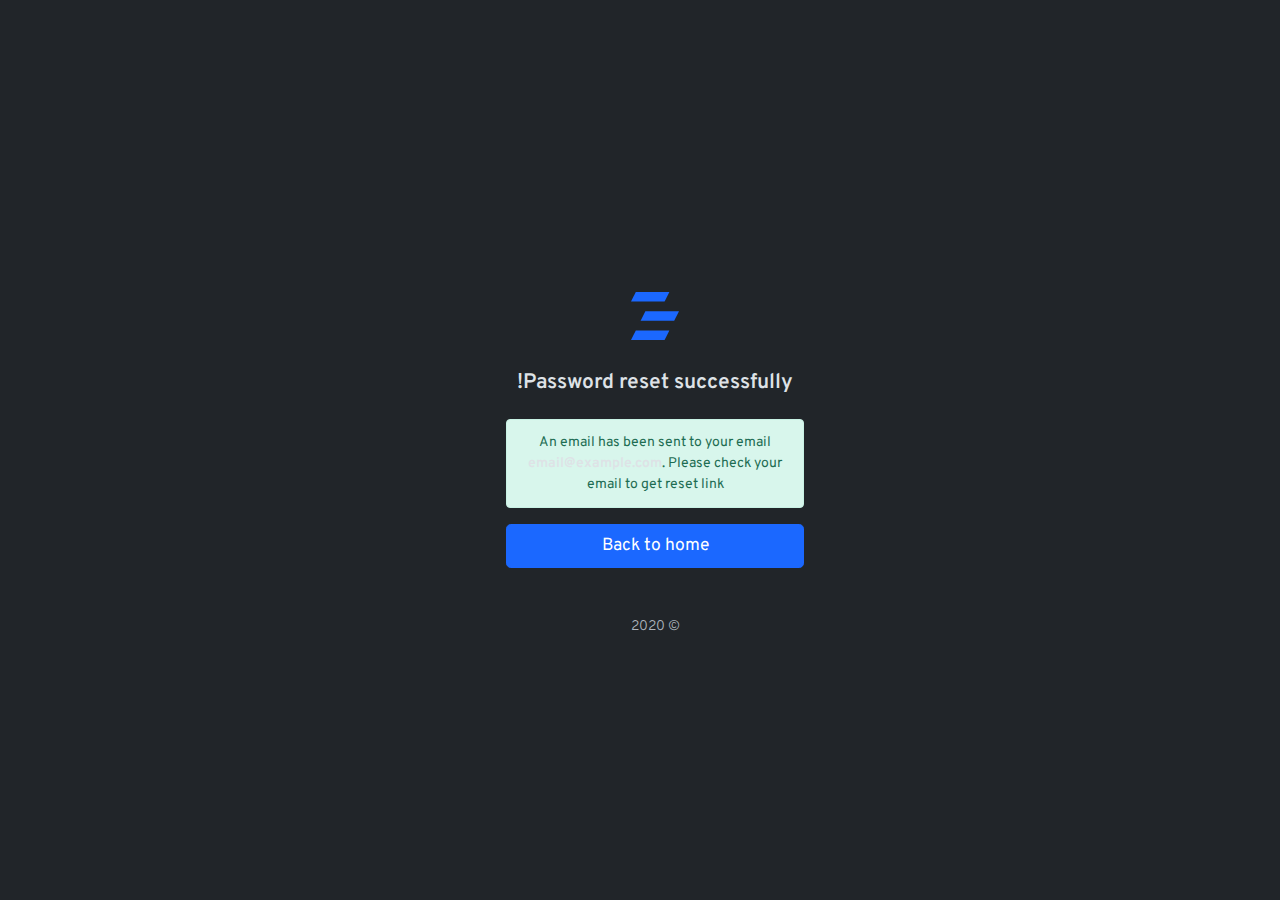
<file: portfolio-template/dark-rtl/auth-confirm.html>
<!doctype html>
<html lang="en">
  <head>
    <meta charset="utf-8">
    <meta name="viewport" content="width=device-width, initial-scale=1, shrink-to-fit=no">
    <meta name="description" content="">
    <meta name="author" content="">
    <link rel="icon" href="favicon.ico">
    <title>Tiny Dashboard - A Bootstrap Dashboard Template</title>
    <!-- Simple bar CSS -->
    <link rel="stylesheet" href="css/simplebar.css">
    <!-- Fonts CSS -->
    <link href="https://fonts.googleapis.com/css2?family=Overpass:ital,wght@0,100;0,200;0,300;0,400;0,600;0,700;0,800;0,900;1,100;1,200;1,300;1,400;1,600;1,700;1,800;1,900&display=swap" rel="stylesheet">
    <!-- Icons CSS -->
    <link rel="stylesheet" href="css/feather.css">
    <!-- Date Range Picker CSS -->
    <link rel="stylesheet" href="css/daterangepicker.css">
    <!-- App CSS -->
    <link rel="stylesheet" href="css/app-light.css" id="lightTheme" disabled>
    <link rel="stylesheet" href="css/app-dark.css" id="darkTheme">
  </head>
  <body class="dark rtl">
    <div class="wrapper vh-100">
      <div class="row align-items-center h-100">
        <form class="col-lg-3 col-md-4 col-10 mx-auto text-center">
          <div class="mx-auto text-center my-4">
            <a class="navbar-brand mx-auto mt-2 flex-fill text-center" href="./index.html">
              <svg version="1.1" id="logo" class="navbar-brand-img brand-md" xmlns="http://www.w3.org/2000/svg" xmlns:xlink="http://www.w3.org/1999/xlink" x="0px" y="0px" viewBox="0 0 120 120" xml:space="preserve">
                <g>
                  <polygon class="st0" points="78,105 15,105 24,87 87,87 	" />
                  <polygon class="st0" points="96,69 33,69 42,51 105,51 	" />
                  <polygon class="st0" points="78,33 15,33 24,15 87,15 	" />
                </g>
              </svg>
            </a>
            <h4 class="my-3">Password reset successfully!</h4>
          </div>
          <div class="alert alert-success" role="alert"> An email has been sent to your email <strong>email@example.com</strong>. Please check your email to get reset link </div>
          <a href="./index.html" class="btn btn-lg btn-primary btn-block">Back to home</a>
          <p class="mt-5 mb-3 text-muted">© 2020</p>
        </form>
      </div>
    </div>
    <script src="js/jquery.min.js"></script>
    <script src="js/popper.min.js"></script>
    <script src="js/moment.min.js"></script>
    <script src="js/bootstrap.min.js"></script>
    <script src="js/simplebar.min.js"></script>
    <script src='js/daterangepicker.js'></script>
    <script src='js/jquery.stickOnScroll.js'></script>
    <script src="js/tinycolor-min.js"></script>
    <script src="js/config.js"></script>
    <script src="js/apps.js"></script>
    <!-- Global site tag (gtag.js) - Google Analytics -->
    <script async src="https://www.googletagmanager.com/gtag/js?id=UA-56159088-1"></script>
    <script>
      window.dataLayer = window.dataLayer || [];

      function gtag()
      {
        dataLayer.push(arguments);
      }
      gtag('js', new Date());
      gtag('config', 'UA-56159088-1');
    </script>
  </body>
</html>
</body>
</html>
</file>
<file: portfolio-template/dark-rtl/css/simplebar.css>
[data-simplebar] {
  position: relative;
  flex-direction: column;
  flex-wrap: wrap;
  justify-content: flex-start;
  align-content: flex-start;
  align-items: flex-start;
}

.simplebar-wrapper {
  overflow: hidden;
  width: inherit;
  height: inherit;
  max-width: inherit;
  max-height: inherit;
}

.simplebar-mask {
  direction: inherit;
  position: absolute;
  overflow: hidden;
  padding: 0;
  margin: 0;
  left: 0;
  top: 0;
  bottom: 0;
  right: 0;
  width: auto !important;
  height: auto !important;
  z-index: 0;
}

.simplebar-offset {
  direction: inherit !important;
  box-sizing: inherit !important;
  resize: none !important;
  position: absolute;
  top: 0;
  left: 0;
  bottom: 0;
  right: 0;
  padding: 0;
  margin: 0;
  -webkit-overflow-scrolling: touch;
}

.simplebar-content-wrapper {
  direction: inherit;
  box-sizing: border-box !important;
  position: relative;
  display: block;
  height: 100%; /* Required for horizontal native scrollbar to not appear if parent is taller than natural height */
  width: auto;
  max-width: 100%; /* Not required for horizontal scroll to trigger */
  max-height: 100%; /* Needed for vertical scroll to trigger */
  scrollbar-width: none;
  -ms-overflow-style: none;
}

.simplebar-content-wrapper::-webkit-scrollbar,
.simplebar-hide-scrollbar::-webkit-scrollbar {
  width: 0;
  height: 0;
}

.simplebar-content:before,
.simplebar-content:after {
  content: ' ';
  display: table;
}

.simplebar-placeholder {
  max-height: 100%;
  max-width: 100%;
  width: 100%;
  pointer-events: none;
}

.simplebar-height-auto-observer-wrapper {
  box-sizing: inherit !important;
  height: 100%;
  width: 100%;
  max-width: 1px;
  position: relative;
  float: left;
  max-height: 1px;
  overflow: hidden;
  z-index: -1;
  padding: 0;
  margin: 0;
  pointer-events: none;
  flex-grow: inherit;
  flex-shrink: 0;
  flex-basis: 0;
}

.simplebar-height-auto-observer {
  box-sizing: inherit;
  display: block;
  opacity: 0;
  position: absolute;
  top: 0;
  left: 0;
  height: 1000%;
  width: 1000%;
  min-height: 1px;
  min-width: 1px;
  overflow: hidden;
  pointer-events: none;
  z-index: -1;
}

.simplebar-track {
  z-index: 1;
  position: absolute;
  right: 0;
  bottom: 0;
  pointer-events: none;
  overflow: hidden;
}

[data-simplebar].simplebar-dragging .simplebar-content {
  pointer-events: none;
  user-select: none;
  -webkit-user-select: none;
}

[data-simplebar].simplebar-dragging .simplebar-track {
  pointer-events: all;
}

.simplebar-scrollbar {
  position: absolute;
  left: 0;
  right: 0;
  min-height: 10px;
}

.simplebar-scrollbar:before {
  position: absolute;
  content: '';
  background: black;
  border-radius: 7px;
  left: 2px;
  right: 2px;
  opacity: 0;
  transition: opacity 0.2s linear;
}

.simplebar-scrollbar.simplebar-visible:before {
  /* When hovered, remove all transitions from drag handle */
  opacity: 0.5;
  transition: opacity 0s linear;
}

.simplebar-track.simplebar-vertical {
  top: 0;
  width: 11px;
}

.simplebar-track.simplebar-vertical .simplebar-scrollbar:before {
  top: 2px;
  bottom: 2px;
}

.simplebar-track.simplebar-horizontal {
  left: 0;
  height: 11px;
}

.simplebar-track.simplebar-horizontal .simplebar-scrollbar:before {
  height: 100%;
  left: 2px;
  right: 2px;
}

.simplebar-track.simplebar-horizontal .simplebar-scrollbar {
  right: auto;
  left: 0;
  top: 2px;
  height: 7px;
  min-height: 0;
  min-width: 10px;
  width: auto;
}

/* Rtl support */
[data-simplebar-direction='rtl'] .simplebar-track.simplebar-vertical {
  right: auto;
  left: 0;
}

.hs-dummy-scrollbar-size {
  direction: rtl;
  position: fixed;
  opacity: 0;
  visibility: hidden;
  height: 500px;
  width: 500px;
  overflow-y: hidden;
  overflow-x: scroll;
}

.simplebar-hide-scrollbar {
  position: fixed;
  left: 0;
  visibility: hidden;
  overflow-y: scroll;
  scrollbar-width: none;
  -ms-overflow-style: none;
}
</file>
<file: portfolio-template/dark-rtl/css/feather.css>
@charset "UTF-8";
@font-face {
  font-family: "feather";
  src: url("../fonts/feather.eot?29jl7i");
  src: url("../fonts/feather.eot?29jl7i#iefix") format("embedded-opentype"), url("../fonts/feather.ttf?29jl7i") format("truetype"), url("../fonts/feather.woff?29jl7i") format("woff"), url("../fonts/feather.svg?29jl7i#feather") format("svg");
  font-weight: normal;
  font-style: normal;
  font-display: block; }

.fe {
  /* use !important to prevent issues with browser extensions that change fonts */
  font-family: "feather" !important;
  speak: none;
  font-style: normal;
  font-weight: normal;
  font-variant: normal;
  text-transform: none;
  line-height: 1;
  /* Better Font Rendering =========== */
  -webkit-font-smoothing: antialiased;
  -moz-osx-font-smoothing: grayscale; }

.fe-32 {
  font-size: 32px; }

.fe-24 {
  font-size: 24px; }

.fe-16 {
  font-size: 16px; }

.fe-12 {
  font-size: 12px; }

.fe-activity:before {
  content: ""; }

.fe-airplay:before {
  content: ""; }

.fe-alert-circle:before {
  content: ""; }

.fe-alert-octagon:before {
  content: ""; }

.fe-alert-triangle:before {
  content: ""; }

.fe-align-center:before {
  content: ""; }

.fe-align-justify:before {
  content: ""; }

.fe-align-left:before {
  content: ""; }

.fe-align-right:before {
  content: ""; }

.fe-anchor:before {
  content: ""; }

.fe-aperture:before {
  content: ""; }

.fe-archive:before {
  content: ""; }

.fe-arrow-down:before {
  content: ""; }

.fe-arrow-down-circle:before {
  content: ""; }

.fe-arrow-down-left:before {
  content: ""; }

.fe-arrow-down-right:before {
  content: ""; }

.fe-arrow-left:before {
  content: ""; }

.fe-arrow-left-circle:before {
  content: ""; }

.fe-arrow-right:before {
  content: ""; }

.fe-arrow-right-circle:before {
  content: ""; }

.fe-arrow-up:before {
  content: ""; }

.fe-arrow-up-circle:before {
  content: ""; }

.fe-arrow-up-left:before {
  content: ""; }

.fe-arrow-up-right:before {
  content: ""; }

.fe-at-sign:before {
  content: ""; }

.fe-award:before {
  content: ""; }

.fe-bar-chart:before {
  content: ""; }

.fe-bar-chart-2:before {
  content: ""; }

.fe-battery:before {
  content: ""; }

.fe-battery-charging:before {
  content: ""; }

.fe-bell:before {
  content: ""; }

.fe-bell-off:before {
  content: ""; }

.fe-bluetooth:before {
  content: ""; }

.fe-bold:before {
  content: ""; }

.fe-book:before {
  content: ""; }

.fe-book-open:before {
  content: ""; }

.fe-bookmark:before {
  content: ""; }

.fe-box:before {
  content: ""; }

.fe-briefcase:before {
  content: ""; }

.fe-calendar:before {
  content: ""; }

.fe-camera:before {
  content: ""; }

.fe-camera-off:before {
  content: ""; }

.fe-cast:before {
  content: ""; }

.fe-check:before {
  content: ""; }

.fe-check-circle:before {
  content: ""; }

.fe-check-square:before {
  content: ""; }

.fe-chevron-down:before {
  content: ""; }

.fe-chevron-left:before {
  content: ""; }

.fe-chevron-right:before {
  content: ""; }

.fe-chevron-up:before {
  content: ""; }

.fe-chevrons-down:before {
  content: ""; }

.fe-chevrons-left:before {
  content: ""; }

.fe-chevrons-right:before {
  content: ""; }

.fe-chevrons-up:before {
  content: ""; }

.fe-chrome:before {
  content: ""; }

.fe-circle:before {
  content: ""; }

.fe-clipboard:before {
  content: ""; }

.fe-clock:before {
  content: ""; }

.fe-cloud:before {
  content: ""; }

.fe-cloud-drizzle:before {
  content: ""; }

.fe-cloud-lightning:before {
  content: ""; }

.fe-cloud-off:before {
  content: ""; }

.fe-cloud-rain:before {
  content: ""; }

.fe-cloud-snow:before {
  content: ""; }

.fe-code:before {
  content: ""; }

.fe-codepen:before {
  content: ""; }

.fe-codesandbox:before {
  content: ""; }

.fe-coffee:before {
  content: ""; }

.fe-columns:before {
  content: ""; }

.fe-command:before {
  content: ""; }

.fe-compass:before {
  content: ""; }

.fe-copy:before {
  content: ""; }

.fe-corner-down-left:before {
  content: ""; }

.fe-corner-down-right:before {
  content: ""; }

.fe-corner-left-down:before {
  content: ""; }

.fe-corner-left-up:before {
  content: ""; }

.fe-corner-right-down:before {
  content: ""; }

.fe-corner-right-up:before {
  content: ""; }

.fe-corner-up-left:before {
  content: ""; }

.fe-corner-up-right:before {
  content: ""; }

.fe-cpu:before {
  content: ""; }

.fe-credit-card:before {
  content: ""; }

.fe-crop:before {
  content: ""; }

.fe-crosshair:before {
  content: ""; }

.fe-database:before {
  content: ""; }

.fe-delete:before {
  content: ""; }

.fe-disc:before {
  content: ""; }

.fe-dollar-sign:before {
  content: ""; }

.fe-download:before {
  content: ""; }

.fe-download-cloud:before {
  content: ""; }

.fe-droplet:before {
  content: ""; }

.fe-edit:before {
  content: ""; }

.fe-edit-2:before {
  content: ""; }

.fe-edit-3:before {
  content: ""; }

.fe-external-link:before {
  content: ""; }

.fe-eye:before {
  content: ""; }

.fe-eye-off:before {
  content: ""; }

.fe-facebook:before {
  content: ""; }

.fe-fast-forward:before {
  content: ""; }

.fe-feather:before {
  content: ""; }

.fe-figma:before {
  content: ""; }

.fe-file:before {
  content: ""; }

.fe-file-minus:before {
  content: ""; }

.fe-file-plus:before {
  content: ""; }

.fe-file-text:before {
  content: ""; }

.fe-film:before {
  content: ""; }

.fe-filter:before {
  content: ""; }

.fe-flag:before {
  content: ""; }

.fe-folder:before {
  content: ""; }

.fe-folder-minus:before {
  content: ""; }

.fe-folder-plus:before {
  content: ""; }

.fe-framer:before {
  content: ""; }

.fe-frown:before {
  content: ""; }

.fe-gift:before {
  content: ""; }

.fe-git-branch:before {
  content: ""; }

.fe-git-commit:before {
  content: ""; }

.fe-git-merge:before {
  content: ""; }

.fe-git-pull-request:before {
  content: ""; }

.fe-github:before {
  content: ""; }

.fe-gitlab:before {
  content: ""; }

.fe-globe:before {
  content: ""; }

.fe-grid:before {
  content: ""; }

.fe-hard-drive:before {
  content: ""; }

.fe-hash:before {
  content: ""; }

.fe-headphones:before {
  content: ""; }

.fe-heart:before {
  content: ""; }

.fe-help-circle:before {
  content: ""; }

.fe-hexagon:before {
  content: ""; }

.fe-home:before {
  content: ""; }

.fe-image:before {
  content: ""; }

.fe-inbox:before {
  content: ""; }

.fe-info:before {
  content: ""; }

.fe-instagram:before {
  content: ""; }

.fe-italic:before {
  content: ""; }

.fe-key:before {
  content: ""; }

.fe-layers:before {
  content: ""; }

.fe-layout:before {
  content: ""; }

.fe-life-buoy:before {
  content: ""; }

.fe-link:before {
  content: ""; }

.fe-link-2:before {
  content: ""; }

.fe-linkedin:before {
  content: ""; }

.fe-list:before {
  content: ""; }

.fe-loader:before {
  content: ""; }

.fe-lock:before {
  content: ""; }

.fe-log-in:before {
  content: ""; }

.fe-log-out:before {
  content: ""; }

.fe-mail:before {
  content: ""; }

.fe-map:before {
  content: ""; }

.fe-map-pin:before {
  content: ""; }

.fe-maximize:before {
  content: ""; }

.fe-maximize-2:before {
  content: ""; }

.fe-meh:before {
  content: ""; }

.fe-menu:before {
  content: ""; }

.fe-message-circle:before {
  content: ""; }

.fe-message-square:before {
  content: ""; }

.fe-mic:before {
  content: ""; }

.fe-mic-off:before {
  content: ""; }

.fe-minimize:before {
  content: ""; }

.fe-minimize-2:before {
  content: ""; }

.fe-minus:before {
  content: ""; }

.fe-minus-circle:before {
  content: ""; }

.fe-minus-square:before {
  content: ""; }

.fe-monitor:before {
  content: ""; }

.fe-moon:before {
  content: ""; }

.fe-more-horizontal:before {
  content: ""; }

.fe-more-vertical:before {
  content: ""; }

.fe-mouse-pointer:before {
  content: ""; }

.fe-move:before {
  content: ""; }

.fe-music:before {
  content: ""; }

.fe-navigation:before {
  content: ""; }

.fe-navigation-2:before {
  content: ""; }

.fe-octagon:before {
  content: ""; }

.fe-package:before {
  content: ""; }

.fe-paperclip:before {
  content: ""; }

.fe-pause:before {
  content: ""; }

.fe-pause-circle:before {
  content: ""; }

.fe-pen-tool:before {
  content: ""; }

.fe-percent:before {
  content: ""; }

.fe-phone:before {
  content: ""; }

.fe-phone-call:before {
  content: ""; }

.fe-phone-forwarded:before {
  content: ""; }

.fe-phone-incoming:before {
  content: ""; }

.fe-phone-missed:before {
  content: ""; }

.fe-phone-off:before {
  content: ""; }

.fe-phone-outgoing:before {
  content: ""; }

.fe-pie-chart:before {
  content: ""; }

.fe-play:before {
  content: ""; }

.fe-play-circle:before {
  content: ""; }

.fe-plus:before {
  content: ""; }

.fe-plus-circle:before {
  content: ""; }

.fe-plus-square:before {
  content: ""; }

.fe-pocket:before {
  content: ""; }

.fe-power:before {
  content: ""; }

.fe-printer:before {
  content: ""; }

.fe-radio:before {
  content: ""; }

.fe-refresh-ccw:before {
  content: ""; }

.fe-refresh-cw:before {
  content: ""; }

.fe-repeat:before {
  content: ""; }

.fe-rewind:before {
  content: ""; }

.fe-rotate-ccw:before {
  content: ""; }

.fe-rotate-cw:before {
  content: ""; }

.fe-rss:before {
  content: ""; }

.fe-save:before {
  content: ""; }

.fe-scissors:before {
  content: ""; }

.fe-search:before {
  content: ""; }

.fe-send:before {
  content: ""; }

.fe-server:before {
  content: ""; }

.fe-settings:before {
  content: ""; }

.fe-share:before {
  content: ""; }

.fe-share-2:before {
  content: ""; }

.fe-shield:before {
  content: ""; }

.fe-shield-off:before {
  content: ""; }

.fe-shopping-bag:before {
  content: ""; }

.fe-shopping-cart:before {
  content: ""; }

.fe-shuffle:before {
  content: ""; }

.fe-sidebar:before {
  content: ""; }

.fe-skip-back:before {
  content: ""; }

.fe-skip-forward:before {
  content: ""; }

.fe-slack:before {
  content: ""; }

.fe-slash:before {
  content: ""; }

.fe-sliders:before {
  content: ""; }

.fe-smartphone:before {
  content: ""; }

.fe-smile:before {
  content: ""; }

.fe-speaker:before {
  content: ""; }

.fe-square:before {
  content: ""; }

.fe-star:before {
  content: ""; }

.fe-stop-circle:before {
  content: ""; }

.fe-sun:before {
  content: ""; }

.fe-sunrise:before {
  content: ""; }

.fe-sunset:before {
  content: ""; }

.fe-tablet:before {
  content: ""; }

.fe-tag:before {
  content: ""; }

.fe-target:before {
  content: ""; }

.fe-terminal:before {
  content: ""; }

.fe-thermometer:before {
  content: ""; }

.fe-thumbs-down:before {
  content: ""; }

.fe-thumbs-up:before {
  content: ""; }

.fe-toggle-left:before {
  content: ""; }

.fe-toggle-right:before {
  content: ""; }

.fe-tool:before {
  content: ""; }

.fe-trash:before {
  content: ""; }

.fe-trash-2:before {
  content: ""; }

.fe-trello:before {
  content: ""; }

.fe-trending-down:before {
  content: ""; }

.fe-trending-up:before {
  content: ""; }

.fe-triangle:before {
  content: ""; }

.fe-truck:before {
  content: ""; }

.fe-tv:before {
  content: ""; }

.fe-twitch:before {
  content: ""; }

.fe-twitter:before {
  content: ""; }

.fe-type:before {
  content: ""; }

.fe-umbrella:before {
  content: ""; }

.fe-underline:before {
  content: ""; }

.fe-unlock:before {
  content: ""; }

.fe-upload:before {
  content: ""; }

.fe-upload-cloud:before {
  content: ""; }

.fe-user:before {
  content: ""; }

.fe-user-check:before {
  content: ""; }

.fe-user-minus:before {
  content: ""; }

.fe-user-plus:before {
  content: ""; }

.fe-user-x:before {
  content: ""; }

.fe-users:before {
  content: ""; }

.fe-video:before {
  content: ""; }

.fe-video-off:before {
  content: ""; }

.fe-voicemail:before {
  content: ""; }

.fe-volume:before {
  content: ""; }

.fe-volume-1:before {
  content: ""; }

.fe-volume-2:before {
  content: ""; }

.fe-volume-x:before {
  content: ""; }

.fe-watch:before {
  content: ""; }

.fe-wifi:before {
  content: ""; }

.fe-wifi-off:before {
  content: ""; }

.fe-wind:before {
  content: ""; }

.fe-x:before {
  content: ""; }

.fe-x-circle:before {
  content: ""; }

.fe-x-octagon:before {
  content: ""; }

.fe-x-square:before {
  content: ""; }

.fe-youtube:before {
  content: ""; }

.fe-zap:before {
  content: ""; }

.fe-zap-off:before {
  content: ""; }

.fe-zoom-in:before {
  content: ""; }

.fe-zoom-out:before {
  content: ""; }
</file>
<file: portfolio-template/dark-rtl/css/select2.css>
.select2-container {
  box-sizing: border-box;
  display: inline-block;
  margin: 0;
  position: relative;
  vertical-align: middle; }
  .select2-container .select2-selection--single {
    box-sizing: border-box;
    cursor: pointer;
    display: block;
    height: 28px;
    user-select: none;
    -webkit-user-select: none; }
    .select2-container .select2-selection--single .select2-selection__rendered {
      display: block;
      padding-left: 8px;
      padding-right: 20px;
      overflow: hidden;
      text-overflow: ellipsis;
      white-space: nowrap; }
    .select2-container .select2-selection--single .select2-selection__clear {
      background-color: transparent;
      border: none;
      font-size: 1em; }
  .select2-container[dir="rtl"] .select2-selection--single .select2-selection__rendered {
    padding-right: 8px;
    padding-left: 20px; }
  .select2-container .select2-selection--multiple {
    box-sizing: border-box;
    cursor: pointer;
    display: block;
    min-height: 32px;
    user-select: none;
    -webkit-user-select: none; }
    .select2-container .select2-selection--multiple .select2-selection__rendered {
      display: inline;
      list-style: none;
      padding: 0; }
    .select2-container .select2-selection--multiple .select2-selection__clear {
      background-color: transparent;
      border: none;
      font-size: 1em; }
  .select2-container .select2-search--inline .select2-search__field {
    box-sizing: border-box;
    border: none;
    font-size: 100%;
    margin-top: 5px;
    margin-left: 5px;
    padding: 0; }
    .select2-container .select2-search--inline .select2-search__field::-webkit-search-cancel-button {
      -webkit-appearance: none; }

.select2-dropdown {
  background-color: white;
  border: 1px solid #aaa;
  border-radius: 4px;
  box-sizing: border-box;
  display: block;
  position: absolute;
  left: -100000px;
  width: 100%;
  z-index: 1051; }

.select2-results {
  display: block; }

.select2-results__options {
  list-style: none;
  margin: 0;
  padding: 0; }

.select2-results__option {
  padding: 6px;
  user-select: none;
  -webkit-user-select: none; }

.select2-results__option--selectable {
  cursor: pointer; }

.select2-container--open .select2-dropdown {
  left: 0; }

.select2-container--open .select2-dropdown--above {
  border-bottom: none;
  border-bottom-left-radius: 0;
  border-bottom-right-radius: 0; }

.select2-container--open .select2-dropdown--below {
  border-top: none;
  border-top-left-radius: 0;
  border-top-right-radius: 0; }

.select2-search--dropdown {
  display: block;
  padding: 4px; }
  .select2-search--dropdown .select2-search__field {
    padding: 4px;
    width: 100%;
    box-sizing: border-box; }
    .select2-search--dropdown .select2-search__field::-webkit-search-cancel-button {
      -webkit-appearance: none; }
  .select2-search--dropdown.select2-search--hide {
    display: none; }

.select2-close-mask {
  border: 0;
  margin: 0;
  padding: 0;
  display: block;
  position: fixed;
  left: 0;
  top: 0;
  min-height: 100%;
  min-width: 100%;
  height: auto;
  width: auto;
  opacity: 0;
  z-index: 99;
  background-color: #fff;
  filter: alpha(opacity=0); }

.select2-hidden-accessible {
  border: 0 !important;
  clip: rect(0 0 0 0) !important;
  -webkit-clip-path: inset(50%) !important;
  clip-path: inset(50%) !important;
  height: 1px !important;
  overflow: hidden !important;
  padding: 0 !important;
  position: absolute !important;
  width: 1px !important;
  white-space: nowrap !important; }

.select2-container--default .select2-selection--single {
  background-color: #fff;
  border: 1px solid #aaa;
  border-radius: 4px; }
  .select2-container--default .select2-selection--single .select2-selection__rendered {
    color: #444;
    line-height: 28px; }
  .select2-container--default .select2-selection--single .select2-selection__clear {
    cursor: pointer;
    float: right;
    font-weight: bold;
    height: 26px;
    margin-right: 20px;
    padding-right: 0px; }
  .select2-container--default .select2-selection--single .select2-selection__placeholder {
    color: #999; }
  .select2-container--default .select2-selection--single .select2-selection__arrow {
    height: 26px;
    position: absolute;
    top: 1px;
    right: 1px;
    width: 20px; }
    .select2-container--default .select2-selection--single .select2-selection__arrow b {
      border-color: #888 transparent transparent transparent;
      border-style: solid;
      border-width: 5px 4px 0 4px;
      height: 0;
      left: 50%;
      margin-left: -4px;
      margin-top: -2px;
      position: absolute;
      top: 50%;
      width: 0; }

.select2-container--default[dir="rtl"] .select2-selection--single .select2-selection__clear {
  float: left; }

.select2-container--default[dir="rtl"] .select2-selection--single .select2-selection__arrow {
  left: 1px;
  right: auto; }

.select2-container--default.select2-container--disabled .select2-selection--single {
  background-color: #eee;
  cursor: default; }
  .select2-container--default.select2-container--disabled .select2-selection--single .select2-selection__clear {
    display: none; }

.select2-container--default.select2-container--open .select2-selection--single .select2-selection__arrow b {
  border-color: transparent transparent #888 transparent;
  border-width: 0 4px 5px 4px; }

.select2-container--default .select2-selection--multiple {
  background-color: white;
  border: 1px solid #aaa;
  border-radius: 4px;
  cursor: text;
  padding-bottom: 5px;
  padding-right: 5px; }
  .select2-container--default .select2-selection--multiple .select2-selection__clear {
    cursor: pointer;
    float: right;
    font-weight: bold;
    height: 20px;
    margin-right: 10px;
    margin-top: 5px;
    padding: 1px; }
  .select2-container--default .select2-selection--multiple .select2-selection__choice {
    background-color: #e4e4e4;
    border: 1px solid #aaa;
    border-radius: 4px;
    display: inline-block;
    margin-left: 5px;
    margin-top: 5px;
    padding: 0; }
  .select2-container--default .select2-selection--multiple .select2-selection__choice__display {
    cursor: default;
    padding-left: 2px;
    padding-right: 5px; }
  .select2-container--default .select2-selection--multiple .select2-selection__choice__remove {
    background-color: transparent;
    border: none;
    border-right: 1px solid #aaa;
    border-top-left-radius: 4px;
    border-bottom-left-radius: 4px;
    color: #999;
    cursor: pointer;
    font-size: 1em;
    font-weight: bold;
    padding: 0 4px; }
    .select2-container--default .select2-selection--multiple .select2-selection__choice__remove:hover, .select2-container--default .select2-selection--multiple .select2-selection__choice__remove:focus {
      background-color: #f1f1f1;
      color: #333;
      outline: none; }

.select2-container--default[dir="rtl"] .select2-selection--multiple .select2-selection__choice {
  margin-left: 5px;
  margin-right: auto; }

.select2-container--default[dir="rtl"] .select2-selection--multiple .select2-selection__choice__display {
  padding-left: 5px;
  padding-right: 2px; }

.select2-container--default[dir="rtl"] .select2-selection--multiple .select2-selection__choice__remove {
  border-left: 1px solid #aaa;
  border-right: none;
  border-top-left-radius: 0;
  border-bottom-left-radius: 0;
  border-top-right-radius: 4px;
  border-bottom-right-radius: 4px; }

.select2-container--default[dir="rtl"] .select2-selection--multiple .select2-selection__clear {
  float: left;
  margin-left: 10px;
  margin-right: auto; }

.select2-container--default.select2-container--focus .select2-selection--multiple {
  border: solid black 1px;
  outline: 0; }

.select2-container--default.select2-container--disabled .select2-selection--multiple {
  background-color: #eee;
  cursor: default; }

.select2-container--default.select2-container--disabled .select2-selection__choice__remove {
  display: none; }

.select2-container--default.select2-container--open.select2-container--above .select2-selection--single, .select2-container--default.select2-container--open.select2-container--above .select2-selection--multiple {
  border-top-left-radius: 0;
  border-top-right-radius: 0; }

.select2-container--default.select2-container--open.select2-container--below .select2-selection--single, .select2-container--default.select2-container--open.select2-container--below .select2-selection--multiple {
  border-bottom-left-radius: 0;
  border-bottom-right-radius: 0; }

.select2-container--default .select2-search--dropdown .select2-search__field {
  border: 1px solid #aaa; }

.select2-container--default .select2-search--inline .select2-search__field {
  background: transparent;
  border: none;
  outline: 0;
  box-shadow: none;
  -webkit-appearance: textfield; }

.select2-container--default .select2-results > .select2-results__options {
  max-height: 200px;
  overflow-y: auto; }

.select2-container--default .select2-results__option .select2-results__option {
  padding-left: 1em; }
  .select2-container--default .select2-results__option .select2-results__option .select2-results__group {
    padding-left: 0; }
  .select2-container--default .select2-results__option .select2-results__option .select2-results__option {
    margin-left: -1em;
    padding-left: 2em; }
    .select2-container--default .select2-results__option .select2-results__option .select2-results__option .select2-results__option {
      margin-left: -2em;
      padding-left: 3em; }
      .select2-container--default .select2-results__option .select2-results__option .select2-results__option .select2-results__option .select2-results__option {
        margin-left: -3em;
        padding-left: 4em; }
        .select2-container--default .select2-results__option .select2-results__option .select2-results__option .select2-results__option .select2-results__option .select2-results__option {
          margin-left: -4em;
          padding-left: 5em; }
          .select2-container--default .select2-results__option .select2-results__option .select2-results__option .select2-results__option .select2-results__option .select2-results__option .select2-results__option {
            margin-left: -5em;
            padding-left: 6em; }

.select2-container--default .select2-results__option--group {
  padding: 0; }

.select2-container--default .select2-results__option--disabled {
  color: #999; }

.select2-container--default .select2-results__option--selected {
  background-color: #ddd; }

.select2-container--default .select2-results__option--highlighted.select2-results__option--selectable {
  background-color: #5897fb;
  color: white; }

.select2-container--default .select2-results__group {
  cursor: default;
  display: block;
  padding: 6px; }

.select2-container--classic .select2-selection--single {
  background-color: #f7f7f7;
  border: 1px solid #aaa;
  border-radius: 4px;
  outline: 0;
  background-image: -webkit-linear-gradient(top, white 50%, #eeeeee 100%);
  background-image: -o-linear-gradient(top, white 50%, #eeeeee 100%);
  background-image: linear-gradient(to bottom, white 50%, #eeeeee 100%);
  background-repeat: repeat-x;
  filter: progid:DXImageTransform.Microsoft.gradient(startColorstr='#FFFFFFFF', endColorstr='#FFEEEEEE', GradientType=0); }
  .select2-container--classic .select2-selection--single:focus {
    border: 1px solid #5897fb; }
  .select2-container--classic .select2-selection--single .select2-selection__rendered {
    color: #444;
    line-height: 28px; }
  .select2-container--classic .select2-selection--single .select2-selection__clear {
    cursor: pointer;
    float: right;
    font-weight: bold;
    height: 26px;
    margin-right: 20px; }
  .select2-container--classic .select2-selection--single .select2-selection__placeholder {
    color: #999; }
  .select2-container--classic .select2-selection--single .select2-selection__arrow {
    background-color: #ddd;
    border: none;
    border-left: 1px solid #aaa;
    border-top-right-radius: 4px;
    border-bottom-right-radius: 4px;
    height: 26px;
    position: absolute;
    top: 1px;
    right: 1px;
    width: 20px;
    background-image: -webkit-linear-gradient(top, #eeeeee 50%, #cccccc 100%);
    background-image: -o-linear-gradient(top, #eeeeee 50%, #cccccc 100%);
    background-image: linear-gradient(to bottom, #eeeeee 50%, #cccccc 100%);
    background-repeat: repeat-x;
    filter: progid:DXImageTransform.Microsoft.gradient(startColorstr='#FFEEEEEE', endColorstr='#FFCCCCCC', GradientType=0); }
    .select2-container--classic .select2-selection--single .select2-selection__arrow b {
      border-color: #888 transparent transparent transparent;
      border-style: solid;
      border-width: 5px 4px 0 4px;
      height: 0;
      left: 50%;
      margin-left: -4px;
      margin-top: -2px;
      position: absolute;
      top: 50%;
      width: 0; }

.select2-container--classic[dir="rtl"] .select2-selection--single .select2-selection__clear {
  float: left; }

.select2-container--classic[dir="rtl"] .select2-selection--single .select2-selection__arrow {
  border: none;
  border-right: 1px solid #aaa;
  border-radius: 0;
  border-top-left-radius: 4px;
  border-bottom-left-radius: 4px;
  left: 1px;
  right: auto; }

.select2-container--classic.select2-container--open .select2-selection--single {
  border: 1px solid #5897fb; }
  .select2-container--classic.select2-container--open .select2-selection--single .select2-selection__arrow {
    background: transparent;
    border: none; }
    .select2-container--classic.select2-container--open .select2-selection--single .select2-selection__arrow b {
      border-color: transparent transparent #888 transparent;
      border-width: 0 4px 5px 4px; }

.select2-container--classic.select2-container--open.select2-container--above .select2-selection--single {
  border-top: none;
  border-top-left-radius: 0;
  border-top-right-radius: 0;
  background-image: -webkit-linear-gradient(top, white 0%, #eeeeee 50%);
  background-image: -o-linear-gradient(top, white 0%, #eeeeee 50%);
  background-image: linear-gradient(to bottom, white 0%, #eeeeee 50%);
  background-repeat: repeat-x;
  filter: progid:DXImageTransform.Microsoft.gradient(startColorstr='#FFFFFFFF', endColorstr='#FFEEEEEE', GradientType=0); }

.select2-container--classic.select2-container--open.select2-container--below .select2-selection--single {
  border-bottom: none;
  border-bottom-left-radius: 0;
  border-bottom-right-radius: 0;
  background-image: -webkit-linear-gradient(top, #eeeeee 50%, white 100%);
  background-image: -o-linear-gradient(top, #eeeeee 50%, white 100%);
  background-image: linear-gradient(to bottom, #eeeeee 50%, white 100%);
  background-repeat: repeat-x;
  filter: progid:DXImageTransform.Microsoft.gradient(startColorstr='#FFEEEEEE', endColorstr='#FFFFFFFF', GradientType=0); }

.select2-container--classic .select2-selection--multiple {
  background-color: white;
  border: 1px solid #aaa;
  border-radius: 4px;
  cursor: text;
  outline: 0;
  padding-bottom: 5px;
  padding-right: 5px; }
  .select2-container--classic .select2-selection--multiple:focus {
    border: 1px solid #5897fb; }
  .select2-container--classic .select2-selection--multiple .select2-selection__clear {
    display: none; }
  .select2-container--classic .select2-selection--multiple .select2-selection__choice {
    background-color: #e4e4e4;
    border: 1px solid #aaa;
    border-radius: 4px;
    display: inline-block;
    margin-left: 5px;
    margin-top: 5px;
    padding: 0; }
  .select2-container--classic .select2-selection--multiple .select2-selection__choice__display {
    cursor: default;
    padding-left: 2px;
    padding-right: 5px; }
  .select2-container--classic .select2-selection--multiple .select2-selection__choice__remove {
    background-color: transparent;
    border: none;
    border-top-left-radius: 4px;
    border-bottom-left-radius: 4px;
    color: #888;
    cursor: pointer;
    font-size: 1em;
    font-weight: bold;
    padding: 0 4px; }
    .select2-container--classic .select2-selection--multiple .select2-selection__choice__remove:hover {
      color: #555;
      outline: none; }

.select2-container--classic[dir="rtl"] .select2-selection--multiple .select2-selection__choice {
  margin-left: 5px;
  margin-right: auto; }

.select2-container--classic[dir="rtl"] .select2-selection--multiple .select2-selection__choice__display {
  padding-left: 5px;
  padding-right: 2px; }

.select2-container--classic[dir="rtl"] .select2-selection--multiple .select2-selection__choice__remove {
  border-top-left-radius: 0;
  border-bottom-left-radius: 0;
  border-top-right-radius: 4px;
  border-bottom-right-radius: 4px; }

.select2-container--classic.select2-container--open .select2-selection--multiple {
  border: 1px solid #5897fb; }

.select2-container--classic.select2-container--open.select2-container--above .select2-selection--multiple {
  border-top: none;
  border-top-left-radius: 0;
  border-top-right-radius: 0; }

.select2-container--classic.select2-container--open.select2-container--below .select2-selection--multiple {
  border-bottom: none;
  border-bottom-left-radius: 0;
  border-bottom-right-radius: 0; }

.select2-container--classic .select2-search--dropdown .select2-search__field {
  border: 1px solid #aaa;
  outline: 0; }

.select2-container--classic .select2-search--inline .select2-search__field {
  outline: 0;
  box-shadow: none; }

.select2-container--classic .select2-dropdown {
  background-color: white;
  border: 1px solid transparent; }

.select2-container--classic .select2-dropdown--above {
  border-bottom: none; }

.select2-container--classic .select2-dropdown--below {
  border-top: none; }

.select2-container--classic .select2-results > .select2-results__options {
  max-height: 200px;
  overflow-y: auto; }

.select2-container--classic .select2-results__option--group {
  padding: 0; }

.select2-container--classic .select2-results__option--disabled {
  color: grey; }

.select2-container--classic .select2-results__option--highlighted.select2-results__option--selectable {
  background-color: #3875d7;
  color: white; }

.select2-container--classic .select2-results__group {
  cursor: default;
  display: block;
  padding: 6px; }

.select2-container--classic.select2-container--open .select2-dropdown {
  border-color: #5897fb; }
</file>
<file: portfolio-template/dark-rtl/css/dropzone.css>
/*
 * The MIT License
 * Copyright (c) 2012 Matias Meno <m@tias.me>
 */
@-webkit-keyframes "passing-through" {
  0% {
    opacity: 0;
    -webkit-transform: translateY(40px);
    -moz-transform: translateY(40px);
    -ms-transform: translateY(40px);
    -o-transform: translateY(40px);
    transform: translateY(40px); }
  30%, 70% {
    opacity: 1;
    -webkit-transform: translateY(0px);
    -moz-transform: translateY(0px);
    -ms-transform: translateY(0px);
    -o-transform: translateY(0px);
    transform: translateY(0px); }
  100% {
    opacity: 0;
    -webkit-transform: translateY(-40px);
    -moz-transform: translateY(-40px);
    -ms-transform: translateY(-40px);
    -o-transform: translateY(-40px);
    transform: translateY(-40px); } }

@-moz-keyframes "passing-through" {
  0% {
    opacity: 0;
    -webkit-transform: translateY(40px);
    -moz-transform: translateY(40px);
    -ms-transform: translateY(40px);
    -o-transform: translateY(40px);
    transform: translateY(40px); }
  30%, 70% {
    opacity: 1;
    -webkit-transform: translateY(0px);
    -moz-transform: translateY(0px);
    -ms-transform: translateY(0px);
    -o-transform: translateY(0px);
    transform: translateY(0px); }
  100% {
    opacity: 0;
    -webkit-transform: translateY(-40px);
    -moz-transform: translateY(-40px);
    -ms-transform: translateY(-40px);
    -o-transform: translateY(-40px);
    transform: translateY(-40px); } }

@keyframes "passing-through" {
  0% {
    opacity: 0;
    -webkit-transform: translateY(40px);
    -moz-transform: translateY(40px);
    -ms-transform: translateY(40px);
    -o-transform: translateY(40px);
    transform: translateY(40px); }
  30%, 70% {
    opacity: 1;
    -webkit-transform: translateY(0px);
    -moz-transform: translateY(0px);
    -ms-transform: translateY(0px);
    -o-transform: translateY(0px);
    transform: translateY(0px); }
  100% {
    opacity: 0;
    -webkit-transform: translateY(-40px);
    -moz-transform: translateY(-40px);
    -ms-transform: translateY(-40px);
    -o-transform: translateY(-40px);
    transform: translateY(-40px); } }

@-webkit-keyframes "slide-in" {
  0% {
    opacity: 0;
    -webkit-transform: translateY(40px);
    -moz-transform: translateY(40px);
    -ms-transform: translateY(40px);
    -o-transform: translateY(40px);
    transform: translateY(40px); }
  30% {
    opacity: 1;
    -webkit-transform: translateY(0px);
    -moz-transform: translateY(0px);
    -ms-transform: translateY(0px);
    -o-transform: translateY(0px);
    transform: translateY(0px); } }

@-moz-keyframes "slide-in" {
  0% {
    opacity: 0;
    -webkit-transform: translateY(40px);
    -moz-transform: translateY(40px);
    -ms-transform: translateY(40px);
    -o-transform: translateY(40px);
    transform: translateY(40px); }
  30% {
    opacity: 1;
    -webkit-transform: translateY(0px);
    -moz-transform: translateY(0px);
    -ms-transform: translateY(0px);
    -o-transform: translateY(0px);
    transform: translateY(0px); } }

@keyframes "slide-in" {
  0% {
    opacity: 0;
    -webkit-transform: translateY(40px);
    -moz-transform: translateY(40px);
    -ms-transform: translateY(40px);
    -o-transform: translateY(40px);
    transform: translateY(40px); }
  30% {
    opacity: 1;
    -webkit-transform: translateY(0px);
    -moz-transform: translateY(0px);
    -ms-transform: translateY(0px);
    -o-transform: translateY(0px);
    transform: translateY(0px); } }

@-webkit-keyframes "pulse" {
  0% {
    -webkit-transform: scale(1);
    -moz-transform: scale(1);
    -ms-transform: scale(1);
    -o-transform: scale(1);
    transform: scale(1); }
  10% {
    -webkit-transform: scale(1.1);
    -moz-transform: scale(1.1);
    -ms-transform: scale(1.1);
    -o-transform: scale(1.1);
    transform: scale(1.1); }
  20% {
    -webkit-transform: scale(1);
    -moz-transform: scale(1);
    -ms-transform: scale(1);
    -o-transform: scale(1);
    transform: scale(1); } }

@-moz-keyframes "pulse" {
  0% {
    -webkit-transform: scale(1);
    -moz-transform: scale(1);
    -ms-transform: scale(1);
    -o-transform: scale(1);
    transform: scale(1); }
  10% {
    -webkit-transform: scale(1.1);
    -moz-transform: scale(1.1);
    -ms-transform: scale(1.1);
    -o-transform: scale(1.1);
    transform: scale(1.1); }
  20% {
    -webkit-transform: scale(1);
    -moz-transform: scale(1);
    -ms-transform: scale(1);
    -o-transform: scale(1);
    transform: scale(1); } }

@keyframes "pulse" {
  0% {
    -webkit-transform: scale(1);
    -moz-transform: scale(1);
    -ms-transform: scale(1);
    -o-transform: scale(1);
    transform: scale(1); }
  10% {
    -webkit-transform: scale(1.1);
    -moz-transform: scale(1.1);
    -ms-transform: scale(1.1);
    -o-transform: scale(1.1);
    transform: scale(1.1); }
  20% {
    -webkit-transform: scale(1);
    -moz-transform: scale(1);
    -ms-transform: scale(1);
    -o-transform: scale(1);
    transform: scale(1); } }

.dropzone {
  box-sizing: border-box;
  min-height: 150px;
  border: 1px dashed #dee2e6;
  background: #f8f9fa;
  padding: 20px 20px; }
  .dropzone * {
    box-sizing: border-box; }
  .dropzone .dz-message {
    text-align: center;
    margin: 2em 0; }
    .dropzone .dz-message .dz-button {
      background: none;
      color: inherit;
      border: none;
      padding: 0;
      font: inherit;
      cursor: pointer;
      outline: inherit; }
  .dropzone .dz-preview {
    position: relative;
    display: inline-block;
    vertical-align: top;
    margin: 16px;
    min-height: 100px; }
    .dropzone .dz-preview:hover {
      z-index: 1000; }
      .dropzone .dz-preview:hover .dz-details {
        opacity: 1;
        opacity: 1; }
      .dropzone .dz-preview:hover .dz-image img {
        -webkit-transform: scale(1.05, 1.05);
        -moz-transform: scale(1.05, 1.05);
        -ms-transform: scale(1.05, 1.05);
        -o-transform: scale(1.05, 1.05);
        transform: scale(1.05, 1.05);
        -webkit-filter: blur(8px);
        filter: blur(8px); }
    .dropzone .dz-preview .dz-remove {
      font-size: 14px;
      text-align: center;
      display: block;
      cursor: pointer;
      border: none; }
      .dropzone .dz-preview .dz-remove:hover {
        text-decoration: underline; }
    .dropzone .dz-preview .dz-details {
      z-index: 20;
      position: absolute;
      top: 0;
      left: 0;
      opacity: 0;
      font-size: 13px;
      min-width: 100%;
      max-width: 100%;
      padding: 2em 1em;
      text-align: center;
      color: rgba(0, 0, 0, 0.9);
      line-height: 150%; }
      .dropzone .dz-preview .dz-details .dz-size {
        margin-bottom: 1em;
        font-size: 16px; }
        .dropzone .dz-preview .dz-details .dz-size span {
          background-color: rgba(255, 255, 255, 0.4);
          padding: 0 0.4em;
          border-radius: 3px; }
      .dropzone .dz-preview .dz-details .dz-filename {
        white-space: nowrap; }
        .dropzone .dz-preview .dz-details .dz-filename:hover span {
          border: 1px solid rgba(200, 200, 200, 0.8);
          background-color: rgba(255, 255, 255, 0.8); }
        .dropzone .dz-preview .dz-details .dz-filename:not(:hover) {
          overflow: hidden;
          text-overflow: ellipsis; }
          .dropzone .dz-preview .dz-details .dz-filename:not(:hover) span {
            border: 1px solid transparent; }
        .dropzone .dz-preview .dz-details .dz-filename span {
          background-color: rgba(255, 255, 255, 0.4);
          padding: 0 0.4em;
          border-radius: 3px; }
    .dropzone .dz-preview .dz-image {
      border-radius: 0.3rem;
      overflow: hidden;
      width: 120px;
      height: 120px;
      position: relative;
      display: block;
      z-index: 10; }
      .dropzone .dz-preview .dz-image img {
        display: block; }
    .dropzone .dz-preview .dz-success-mark {
      pointer-events: none;
      opacity: 0;
      z-index: 500;
      position: absolute;
      display: block;
      top: 50%;
      left: 50%;
      margin-left: -27px;
      margin-top: -27px; }
      .dropzone .dz-preview .dz-success-mark svg {
        display: block;
        width: 54px;
        height: 54px; }
    .dropzone .dz-preview .dz-error-mark {
      pointer-events: none;
      opacity: 0;
      z-index: 500;
      position: absolute;
      display: block;
      top: 50%;
      left: 50%;
      margin-left: -27px;
      margin-top: -27px; }
      .dropzone .dz-preview .dz-error-mark svg {
        display: block;
        width: 54px;
        height: 54px; }
    .dropzone .dz-preview:not(.dz-processing) .dz-progress {
      -webkit-animation: pulse 6s ease infinite;
      -moz-animation: pulse 6s ease infinite;
      -ms-animation: pulse 6s ease infinite;
      -o-animation: pulse 6s ease infinite;
      animation: pulse 6s ease infinite; }
    .dropzone .dz-preview .dz-progress {
      opacity: 1;
      z-index: 1000;
      pointer-events: none;
      position: absolute;
      height: 16px;
      left: 50%;
      top: 50%;
      margin-top: -8px;
      width: 80px;
      margin-left: -40px;
      background: rgba(255, 255, 255, 0.9);
      -webkit-transform: scale(1);
      border-radius: 8px;
      overflow: hidden; }
      .dropzone .dz-preview .dz-progress .dz-upload {
        background: #333;
        background: linear-gradient(to bottom, #666, #444);
        position: absolute;
        top: 0;
        left: 0;
        bottom: 0;
        width: 0;
        -webkit-transition: width 300ms ease-in-out;
        -moz-transition: width 300ms ease-in-out;
        -ms-transition: width 300ms ease-in-out;
        -o-transition: width 300ms ease-in-out;
        transition: width 300ms ease-in-out; }
    .dropzone .dz-preview .dz-error-message {
      pointer-events: none;
      z-index: 1000;
      position: absolute;
      display: block;
      display: none;
      opacity: 0;
      -webkit-transition: opacity 0.3s ease;
      -moz-transition: opacity 0.3s ease;
      -ms-transition: opacity 0.3s ease;
      -o-transition: opacity 0.3s ease;
      transition: opacity 0.3s ease;
      border-radius: 8px;
      font-size: 13px;
      top: 130px;
      left: -10px;
      width: 140px;
      background: #be2626;
      background: linear-gradient(to bottom, #be2626, #a92222);
      padding: 0.5em 1.2em;
      color: white; }
      .dropzone .dz-preview .dz-error-message:after {
        content: '';
        position: absolute;
        top: -6px;
        left: 64px;
        width: 0;
        height: 0;
        border-left: 6px solid transparent;
        border-right: 6px solid transparent;
        border-bottom: 6px solid #be2626; }
  .dropzone .dz-preview.dz-file-preview .dz-image {
    border-radius: 20px;
    background: #999;
    background: linear-gradient(to bottom, #eee, #ddd); }
  .dropzone .dz-preview.dz-file-preview .dz-details {
    opacity: 1; }
  .dropzone .dz-preview.dz-image-preview {
    background: white; }
    .dropzone .dz-preview.dz-image-preview .dz-details {
      -webkit-transition: opacity 0.2s linear;
      -moz-transition: opacity 0.2s linear;
      -ms-transition: opacity 0.2s linear;
      -o-transition: opacity 0.2s linear;
      transition: opacity 0.2s linear; }
  .dropzone .dz-preview.dz-success .dz-success-mark {
    -webkit-animation: passing-through 3s cubic-bezier(0.77, 0, 0.175, 1);
    -moz-animation: passing-through 3s cubic-bezier(0.77, 0, 0.175, 1);
    -ms-animation: passing-through 3s cubic-bezier(0.77, 0, 0.175, 1);
    -o-animation: passing-through 3s cubic-bezier(0.77, 0, 0.175, 1);
    animation: passing-through 3s cubic-bezier(0.77, 0, 0.175, 1); }
  .dropzone .dz-preview.dz-error .dz-error-mark {
    opacity: 1;
    -webkit-animation: slide-in 3s cubic-bezier(0.77, 0, 0.175, 1);
    -moz-animation: slide-in 3s cubic-bezier(0.77, 0, 0.175, 1);
    -ms-animation: slide-in 3s cubic-bezier(0.77, 0, 0.175, 1);
    -o-animation: slide-in 3s cubic-bezier(0.77, 0, 0.175, 1);
    animation: slide-in 3s cubic-bezier(0.77, 0, 0.175, 1); }
  .dropzone .dz-preview.dz-error .dz-error-message {
    display: block; }
  .dropzone .dz-preview.dz-error:hover .dz-error-message {
    opacity: 1;
    pointer-events: auto; }
  .dropzone .dz-preview.dz-processing .dz-progress {
    opacity: 1;
    -webkit-transition: all 0.2s linear;
    -moz-transition: all 0.2s linear;
    -ms-transition: all 0.2s linear;
    -o-transition: all 0.2s linear;
    transition: all 0.2s linear; }
  .dropzone .dz-preview.dz-complete .dz-progress {
    opacity: 0;
    -webkit-transition: opacity 0.4s ease-in;
    -moz-transition: opacity 0.4s ease-in;
    -ms-transition: opacity 0.4s ease-in;
    -o-transition: opacity 0.4s ease-in;
    transition: opacity 0.4s ease-in; }

.dropzone.dz-clickable {
  cursor: pointer; }
  .dropzone.dz-clickable * {
    cursor: default; }
  .dropzone.dz-clickable .dz-message {
    cursor: pointer; }
    .dropzone.dz-clickable .dz-message * {
      cursor: pointer; }

.dropzone.dz-started .dz-message {
  display: none; }

.dropzone.dz-drag-hover {
  border-style: solid; }
  .dropzone.dz-drag-hover .dz-message {
    opacity: 0.5; }
</file>
<file: portfolio-template/dark-rtl/css/quill.snow.css>
/*!
 * Quill Editor v1.3.7
 * https://quilljs.com/
 * Copyright (c) 2014, Jason Chen
 * Copyright (c) 2013, salesforce.com
 */
.ql-container {
  box-sizing: border-box;
  font-family: Helvetica, Arial, sans-serif;
  font-size: 13px;
  height: 100%;
  margin: 0px;
  position: relative;
}
.ql-container.ql-disabled .ql-tooltip {
  visibility: hidden;
}
.ql-container.ql-disabled .ql-editor ul[data-checked] > li::before {
  pointer-events: none;
}
.ql-clipboard {
  left: -100000px;
  height: 1px;
  overflow-y: hidden;
  position: absolute;
  top: 50%;
}
.ql-clipboard p {
  margin: 0;
  padding: 0;
}
.ql-editor {
  box-sizing: border-box;
  line-height: 1.42;
  height: 100%;
  outline: none;
  overflow-y: auto;
  padding: 12px 15px;
  tab-size: 4;
  -moz-tab-size: 4;
  text-align: left;
  white-space: pre-wrap;
  word-wrap: break-word;
}
.ql-editor > * {
  cursor: text;
}
.ql-editor p,
.ql-editor ol,
.ql-editor ul,
.ql-editor pre,
.ql-editor blockquote,
.ql-editor h1,
.ql-editor h2,
.ql-editor h3,
.ql-editor h4,
.ql-editor h5,
.ql-editor h6 {
  margin: 0;
  padding: 0;
  counter-reset: list-1 list-2 list-3 list-4 list-5 list-6 list-7 list-8 list-9;
}
.ql-editor ol,
.ql-editor ul {
  padding-left: 1.5em;
}
.ql-editor ol > li,
.ql-editor ul > li {
  list-style-type: none;
}
.ql-editor ul > li::before {
  content: '\2022';
}
.ql-editor ul[data-checked=true],
.ql-editor ul[data-checked=false] {
  pointer-events: none;
}
.ql-editor ul[data-checked=true] > li *,
.ql-editor ul[data-checked=false] > li * {
  pointer-events: all;
}
.ql-editor ul[data-checked=true] > li::before,
.ql-editor ul[data-checked=false] > li::before {
  color: #777;
  cursor: pointer;
  pointer-events: all;
}
.ql-editor ul[data-checked=true] > li::before {
  content: '\2611';
}
.ql-editor ul[data-checked=false] > li::before {
  content: '\2610';
}
.ql-editor li::before {
  display: inline-block;
  white-space: nowrap;
  width: 1.2em;
}
.ql-editor li:not(.ql-direction-rtl)::before {
  margin-left: -1.5em;
  margin-right: 0.3em;
  text-align: right;
}
.ql-editor li.ql-direction-rtl::before {
  margin-left: 0.3em;
  margin-right: -1.5em;
}
.ql-editor ol li:not(.ql-direction-rtl),
.ql-editor ul li:not(.ql-direction-rtl) {
  padding-left: 1.5em;
}
.ql-editor ol li.ql-direction-rtl,
.ql-editor ul li.ql-direction-rtl {
  padding-right: 1.5em;
}
.ql-editor ol li {
  counter-reset: list-1 list-2 list-3 list-4 list-5 list-6 list-7 list-8 list-9;
  counter-increment: list-0;
}
.ql-editor ol li:before {
  content: counter(list-0, decimal) '. ';
}
.ql-editor ol li.ql-indent-1 {
  counter-increment: list-1;
}
.ql-editor ol li.ql-indent-1:before {
  content: counter(list-1, lower-alpha) '. ';
}
.ql-editor ol li.ql-indent-1 {
  counter-reset: list-2 list-3 list-4 list-5 list-6 list-7 list-8 list-9;
}
.ql-editor ol li.ql-indent-2 {
  counter-increment: list-2;
}
.ql-editor ol li.ql-indent-2:before {
  content: counter(list-2, lower-roman) '. ';
}
.ql-editor ol li.ql-indent-2 {
  counter-reset: list-3 list-4 list-5 list-6 list-7 list-8 list-9;
}
.ql-editor ol li.ql-indent-3 {
  counter-increment: list-3;
}
.ql-editor ol li.ql-indent-3:before {
  content: counter(list-3, decimal) '. ';
}
.ql-editor ol li.ql-indent-3 {
  counter-reset: list-4 list-5 list-6 list-7 list-8 list-9;
}
.ql-editor ol li.ql-indent-4 {
  counter-increment: list-4;
}
.ql-editor ol li.ql-indent-4:before {
  content: counter(list-4, lower-alpha) '. ';
}
.ql-editor ol li.ql-indent-4 {
  counter-reset: list-5 list-6 list-7 list-8 list-9;
}
.ql-editor ol li.ql-indent-5 {
  counter-increment: list-5;
}
.ql-editor ol li.ql-indent-5:before {
  content: counter(list-5, lower-roman) '. ';
}
.ql-editor ol li.ql-indent-5 {
  counter-reset: list-6 list-7 list-8 list-9;
}
.ql-editor ol li.ql-indent-6 {
  counter-increment: list-6;
}
.ql-editor ol li.ql-indent-6:before {
  content: counter(list-6, decimal) '. ';
}
.ql-editor ol li.ql-indent-6 {
  counter-reset: list-7 list-8 list-9;
}
.ql-editor ol li.ql-indent-7 {
  counter-increment: list-7;
}
.ql-editor ol li.ql-indent-7:before {
  content: counter(list-7, lower-alpha) '. ';
}
.ql-editor ol li.ql-indent-7 {
  counter-reset: list-8 list-9;
}
.ql-editor ol li.ql-indent-8 {
  counter-increment: list-8;
}
.ql-editor ol li.ql-indent-8:before {
  content: counter(list-8, lower-roman) '. ';
}
.ql-editor ol li.ql-indent-8 {
  counter-reset: list-9;
}
.ql-editor ol li.ql-indent-9 {
  counter-increment: list-9;
}
.ql-editor ol li.ql-indent-9:before {
  content: counter(list-9, decimal) '. ';
}
.ql-editor .ql-indent-1:not(.ql-direction-rtl) {
  padding-left: 3em;
}
.ql-editor li.ql-indent-1:not(.ql-direction-rtl) {
  padding-left: 4.5em;
}
.ql-editor .ql-indent-1.ql-direction-rtl.ql-align-right {
  padding-right: 3em;
}
.ql-editor li.ql-indent-1.ql-direction-rtl.ql-align-right {
  padding-right: 4.5em;
}
.ql-editor .ql-indent-2:not(.ql-direction-rtl) {
  padding-left: 6em;
}
.ql-editor li.ql-indent-2:not(.ql-direction-rtl) {
  padding-left: 7.5em;
}
.ql-editor .ql-indent-2.ql-direction-rtl.ql-align-right {
  padding-right: 6em;
}
.ql-editor li.ql-indent-2.ql-direction-rtl.ql-align-right {
  padding-right: 7.5em;
}
.ql-editor .ql-indent-3:not(.ql-direction-rtl) {
  padding-left: 9em;
}
.ql-editor li.ql-indent-3:not(.ql-direction-rtl) {
  padding-left: 10.5em;
}
.ql-editor .ql-indent-3.ql-direction-rtl.ql-align-right {
  padding-right: 9em;
}
.ql-editor li.ql-indent-3.ql-direction-rtl.ql-align-right {
  padding-right: 10.5em;
}
.ql-editor .ql-indent-4:not(.ql-direction-rtl) {
  padding-left: 12em;
}
.ql-editor li.ql-indent-4:not(.ql-direction-rtl) {
  padding-left: 13.5em;
}
.ql-editor .ql-indent-4.ql-direction-rtl.ql-align-right {
  padding-right: 12em;
}
.ql-editor li.ql-indent-4.ql-direction-rtl.ql-align-right {
  padding-right: 13.5em;
}
.ql-editor .ql-indent-5:not(.ql-direction-rtl) {
  padding-left: 15em;
}
.ql-editor li.ql-indent-5:not(.ql-direction-rtl) {
  padding-left: 16.5em;
}
.ql-editor .ql-indent-5.ql-direction-rtl.ql-align-right {
  padding-right: 15em;
}
.ql-editor li.ql-indent-5.ql-direction-rtl.ql-align-right {
  padding-right: 16.5em;
}
.ql-editor .ql-indent-6:not(.ql-direction-rtl) {
  padding-left: 18em;
}
.ql-editor li.ql-indent-6:not(.ql-direction-rtl) {
  padding-left: 19.5em;
}
.ql-editor .ql-indent-6.ql-direction-rtl.ql-align-right {
  padding-right: 18em;
}
.ql-editor li.ql-indent-6.ql-direction-rtl.ql-align-right {
  padding-right: 19.5em;
}
.ql-editor .ql-indent-7:not(.ql-direction-rtl) {
  padding-left: 21em;
}
.ql-editor li.ql-indent-7:not(.ql-direction-rtl) {
  padding-left: 22.5em;
}
.ql-editor .ql-indent-7.ql-direction-rtl.ql-align-right {
  padding-right: 21em;
}
.ql-editor li.ql-indent-7.ql-direction-rtl.ql-align-right {
  padding-right: 22.5em;
}
.ql-editor .ql-indent-8:not(.ql-direction-rtl) {
  padding-left: 24em;
}
.ql-editor li.ql-indent-8:not(.ql-direction-rtl) {
  padding-left: 25.5em;
}
.ql-editor .ql-indent-8.ql-direction-rtl.ql-align-right {
  padding-right: 24em;
}
.ql-editor li.ql-indent-8.ql-direction-rtl.ql-align-right {
  padding-right: 25.5em;
}
.ql-editor .ql-indent-9:not(.ql-direction-rtl) {
  padding-left: 27em;
}
.ql-editor li.ql-indent-9:not(.ql-direction-rtl) {
  padding-left: 28.5em;
}
.ql-editor .ql-indent-9.ql-direction-rtl.ql-align-right {
  padding-right: 27em;
}
.ql-editor li.ql-indent-9.ql-direction-rtl.ql-align-right {
  padding-right: 28.5em;
}
.ql-editor .ql-video {
  display: block;
  max-width: 100%;
}
.ql-editor .ql-video.ql-align-center {
  margin: 0 auto;
}
.ql-editor .ql-video.ql-align-right {
  margin: 0 0 0 auto;
}
.ql-editor .ql-bg-black {
  background-color: #000;
}
.ql-editor .ql-bg-red {
  background-color: #e60000;
}
.ql-editor .ql-bg-orange {
  background-color: #f90;
}
.ql-editor .ql-bg-yellow {
  background-color: #ff0;
}
.ql-editor .ql-bg-green {
  background-color: #008a00;
}
.ql-editor .ql-bg-blue {
  background-color: #06c;
}
.ql-editor .ql-bg-purple {
  background-color: #93f;
}
.ql-editor .ql-color-white {
  color: #fff;
}
.ql-editor .ql-color-red {
  color: #e60000;
}
.ql-editor .ql-color-orange {
  color: #f90;
}
.ql-editor .ql-color-yellow {
  color: #ff0;
}
.ql-editor .ql-color-green {
  color: #008a00;
}
.ql-editor .ql-color-blue {
  color: #06c;
}
.ql-editor .ql-color-purple {
  color: #93f;
}
.ql-editor .ql-font-serif {
  font-family: Georgia, Times New Roman, serif;
}
.ql-editor .ql-font-monospace {
  font-family: Monaco, Courier New, monospace;
}
.ql-editor .ql-size-small {
  font-size: 0.75em;
}
.ql-editor .ql-size-large {
  font-size: 1.5em;
}
.ql-editor .ql-size-huge {
  font-size: 2.5em;
}
.ql-editor .ql-direction-rtl {
  direction: rtl;
  text-align: inherit;
}
.ql-editor .ql-align-center {
  text-align: center;
}
.ql-editor .ql-align-justify {
  text-align: justify;
}
.ql-editor .ql-align-right {
  text-align: right;
}
.ql-editor.ql-blank::before {
  color: rgba(0,0,0,0.6);
  content: attr(data-placeholder);
  font-style: italic;
  left: 15px;
  pointer-events: none;
  position: absolute;
  right: 15px;
}
.ql-snow.ql-toolbar:after,
.ql-snow .ql-toolbar:after {
  clear: both;
  content: '';
  display: table;
}
.ql-snow.ql-toolbar button,
.ql-snow .ql-toolbar button {
  background: none;
  border: none;
  cursor: pointer;
  display: inline-block;
  float: left;
  height: 24px;
  padding: 3px 5px;
  width: 28px;
}
.ql-snow.ql-toolbar button svg,
.ql-snow .ql-toolbar button svg {
  float: left;
  height: 100%;
}
.ql-snow.ql-toolbar button:active:hover,
.ql-snow .ql-toolbar button:active:hover {
  outline: none;
}
.ql-snow.ql-toolbar input.ql-image[type=file],
.ql-snow .ql-toolbar input.ql-image[type=file] {
  display: none;
}
.ql-snow.ql-toolbar button:hover,
.ql-snow .ql-toolbar button:hover,
.ql-snow.ql-toolbar button:focus,
.ql-snow .ql-toolbar button:focus,
.ql-snow.ql-toolbar button.ql-active,
.ql-snow .ql-toolbar button.ql-active,
.ql-snow.ql-toolbar .ql-picker-label:hover,
.ql-snow .ql-toolbar .ql-picker-label:hover,
.ql-snow.ql-toolbar .ql-picker-label.ql-active,
.ql-snow .ql-toolbar .ql-picker-label.ql-active,
.ql-snow.ql-toolbar .ql-picker-item:hover,
.ql-snow .ql-toolbar .ql-picker-item:hover,
.ql-snow.ql-toolbar .ql-picker-item.ql-selected,
.ql-snow .ql-toolbar .ql-picker-item.ql-selected {
  color: #06c;
}
.ql-snow.ql-toolbar button:hover .ql-fill,
.ql-snow .ql-toolbar button:hover .ql-fill,
.ql-snow.ql-toolbar button:focus .ql-fill,
.ql-snow .ql-toolbar button:focus .ql-fill,
.ql-snow.ql-toolbar button.ql-active .ql-fill,
.ql-snow .ql-toolbar button.ql-active .ql-fill,
.ql-snow.ql-toolbar .ql-picker-label:hover .ql-fill,
.ql-snow .ql-toolbar .ql-picker-label:hover .ql-fill,
.ql-snow.ql-toolbar .ql-picker-label.ql-active .ql-fill,
.ql-snow .ql-toolbar .ql-picker-label.ql-active .ql-fill,
.ql-snow.ql-toolbar .ql-picker-item:hover .ql-fill,
.ql-snow .ql-toolbar .ql-picker-item:hover .ql-fill,
.ql-snow.ql-toolbar .ql-picker-item.ql-selected .ql-fill,
.ql-snow .ql-toolbar .ql-picker-item.ql-selected .ql-fill,
.ql-snow.ql-toolbar button:hover .ql-stroke.ql-fill,
.ql-snow .ql-toolbar button:hover .ql-stroke.ql-fill,
.ql-snow.ql-toolbar button:focus .ql-stroke.ql-fill,
.ql-snow .ql-toolbar button:focus .ql-stroke.ql-fill,
.ql-snow.ql-toolbar button.ql-active .ql-stroke.ql-fill,
.ql-snow .ql-toolbar button.ql-active .ql-stroke.ql-fill,
.ql-snow.ql-toolbar .ql-picker-label:hover .ql-stroke.ql-fill,
.ql-snow .ql-toolbar .ql-picker-label:hover .ql-stroke.ql-fill,
.ql-snow.ql-toolbar .ql-picker-label.ql-active .ql-stroke.ql-fill,
.ql-snow .ql-toolbar .ql-picker-label.ql-active .ql-stroke.ql-fill,
.ql-snow.ql-toolbar .ql-picker-item:hover .ql-stroke.ql-fill,
.ql-snow .ql-toolbar .ql-picker-item:hover .ql-stroke.ql-fill,
.ql-snow.ql-toolbar .ql-picker-item.ql-selected .ql-stroke.ql-fill,
.ql-snow .ql-toolbar .ql-picker-item.ql-selected .ql-stroke.ql-fill {
  fill: #06c;
}
.ql-snow.ql-toolbar button:hover .ql-stroke,
.ql-snow .ql-toolbar button:hover .ql-stroke,
.ql-snow.ql-toolbar button:focus .ql-stroke,
.ql-snow .ql-toolbar button:focus .ql-stroke,
.ql-snow.ql-toolbar button.ql-active .ql-stroke,
.ql-snow .ql-toolbar button.ql-active .ql-stroke,
.ql-snow.ql-toolbar .ql-picker-label:hover .ql-stroke,
.ql-snow .ql-toolbar .ql-picker-label:hover .ql-stroke,
.ql-snow.ql-toolbar .ql-picker-label.ql-active .ql-stroke,
.ql-snow .ql-toolbar .ql-picker-label.ql-active .ql-stroke,
.ql-snow.ql-toolbar .ql-picker-item:hover .ql-stroke,
.ql-snow .ql-toolbar .ql-picker-item:hover .ql-stroke,
.ql-snow.ql-toolbar .ql-picker-item.ql-selected .ql-stroke,
.ql-snow .ql-toolbar .ql-picker-item.ql-selected .ql-stroke,
.ql-snow.ql-toolbar button:hover .ql-stroke-miter,
.ql-snow .ql-toolbar button:hover .ql-stroke-miter,
.ql-snow.ql-toolbar button:focus .ql-stroke-miter,
.ql-snow .ql-toolbar button:focus .ql-stroke-miter,
.ql-snow.ql-toolbar button.ql-active .ql-stroke-miter,
.ql-snow .ql-toolbar button.ql-active .ql-stroke-miter,
.ql-snow.ql-toolbar .ql-picker-label:hover .ql-stroke-miter,
.ql-snow .ql-toolbar .ql-picker-label:hover .ql-stroke-miter,
.ql-snow.ql-toolbar .ql-picker-label.ql-active .ql-stroke-miter,
.ql-snow .ql-toolbar .ql-picker-label.ql-active .ql-stroke-miter,
.ql-snow.ql-toolbar .ql-picker-item:hover .ql-stroke-miter,
.ql-snow .ql-toolbar .ql-picker-item:hover .ql-stroke-miter,
.ql-snow.ql-toolbar .ql-picker-item.ql-selected .ql-stroke-miter,
.ql-snow .ql-toolbar .ql-picker-item.ql-selected .ql-stroke-miter {
  stroke: #06c;
}
@media (pointer: coarse) {
  .ql-snow.ql-toolbar button:hover:not(.ql-active),
  .ql-snow .ql-toolbar button:hover:not(.ql-active) {
    color: #444;
  }
  .ql-snow.ql-toolbar button:hover:not(.ql-active) .ql-fill,
  .ql-snow .ql-toolbar button:hover:not(.ql-active) .ql-fill,
  .ql-snow.ql-toolbar button:hover:not(.ql-active) .ql-stroke.ql-fill,
  .ql-snow .ql-toolbar button:hover:not(.ql-active) .ql-stroke.ql-fill {
    fill: #444;
  }
  .ql-snow.ql-toolbar button:hover:not(.ql-active) .ql-stroke,
  .ql-snow .ql-toolbar button:hover:not(.ql-active) .ql-stroke,
  .ql-snow.ql-toolbar button:hover:not(.ql-active) .ql-stroke-miter,
  .ql-snow .ql-toolbar button:hover:not(.ql-active) .ql-stroke-miter {
    stroke: #444;
  }
}
.ql-snow {
  box-sizing: border-box;
}
.ql-snow * {
  box-sizing: border-box;
}
.ql-snow .ql-hidden {
  display: none;
}
.ql-snow .ql-out-bottom,
.ql-snow .ql-out-top {
  visibility: hidden;
}
.ql-snow .ql-tooltip {
  position: absolute;
  transform: translateY(10px);
}
.ql-snow .ql-tooltip a {
  cursor: pointer;
  text-decoration: none;
}
.ql-snow .ql-tooltip.ql-flip {
  transform: translateY(-10px);
}
.ql-snow .ql-formats {
  display: inline-block;
  vertical-align: middle;
}
.ql-snow .ql-formats:after {
  clear: both;
  content: '';
  display: table;
}
.ql-snow .ql-stroke {
  fill: none;
  stroke: #444;
  stroke-linecap: round;
  stroke-linejoin: round;
  stroke-width: 2;
}
.ql-snow .ql-stroke-miter {
  fill: none;
  stroke: #444;
  stroke-miterlimit: 10;
  stroke-width: 2;
}
.ql-snow .ql-fill,
.ql-snow .ql-stroke.ql-fill {
  fill: #444;
}
.ql-snow .ql-empty {
  fill: none;
}
.ql-snow .ql-even {
  fill-rule: evenodd;
}
.ql-snow .ql-thin,
.ql-snow .ql-stroke.ql-thin {
  stroke-width: 1;
}
.ql-snow .ql-transparent {
  opacity: 0.4;
}
.ql-snow .ql-direction svg:last-child {
  display: none;
}
.ql-snow .ql-direction.ql-active svg:last-child {
  display: inline;
}
.ql-snow .ql-direction.ql-active svg:first-child {
  display: none;
}
.ql-snow .ql-editor h1 {
  font-size: 2em;
}
.ql-snow .ql-editor h2 {
  font-size: 1.5em;
}
.ql-snow .ql-editor h3 {
  font-size: 1.17em;
}
.ql-snow .ql-editor h4 {
  font-size: 1em;
}
.ql-snow .ql-editor h5 {
  font-size: 0.83em;
}
.ql-snow .ql-editor h6 {
  font-size: 0.67em;
}
.ql-snow .ql-editor a {
  text-decoration: underline;
}
.ql-snow .ql-editor blockquote {
  border-left: 4px solid #ccc;
  margin-bottom: 5px;
  margin-top: 5px;
  padding-left: 16px;
}
.ql-snow .ql-editor code,
.ql-snow .ql-editor pre {
  background-color: #f0f0f0;
  border-radius: 3px;
}
.ql-snow .ql-editor pre {
  white-space: pre-wrap;
  margin-bottom: 5px;
  margin-top: 5px;
  padding: 5px 10px;
}
.ql-snow .ql-editor code {
  font-size: 85%;
  padding: 2px 4px;
}
.ql-snow .ql-editor pre.ql-syntax {
  background-color: #23241f;
  color: #f8f8f2;
  overflow: visible;
}
.ql-snow .ql-editor img {
  max-width: 100%;
}
.ql-snow .ql-picker {
  color: #444;
  display: inline-block;
  float: left;
  font-size: 14px;
  font-weight: 500;
  height: 24px;
  position: relative;
  vertical-align: middle;
}
.ql-snow .ql-picker-label {
  cursor: pointer;
  display: inline-block;
  height: 100%;
  padding-left: 8px;
  padding-right: 2px;
  position: relative;
  width: 100%;
}
.ql-snow .ql-picker-label::before {
  display: inline-block;
  line-height: 22px;
}
.ql-snow .ql-picker-options {
  background-color: #fff;
  display: none;
  min-width: 100%;
  padding: 4px 8px;
  position: absolute;
  white-space: nowrap;
}
.ql-snow .ql-picker-options .ql-picker-item {
  cursor: pointer;
  display: block;
  padding-bottom: 5px;
  padding-top: 5px;
}
.ql-snow .ql-picker.ql-expanded .ql-picker-label {
  color: #ccc;
  z-index: 2;
}
.ql-snow .ql-picker.ql-expanded .ql-picker-label .ql-fill {
  fill: #ccc;
}
.ql-snow .ql-picker.ql-expanded .ql-picker-label .ql-stroke {
  stroke: #ccc;
}
.ql-snow .ql-picker.ql-expanded .ql-picker-options {
  display: block;
  margin-top: -1px;
  top: 100%;
  z-index: 1;
}
.ql-snow .ql-color-picker,
.ql-snow .ql-icon-picker {
  width: 28px;
}
.ql-snow .ql-color-picker .ql-picker-label,
.ql-snow .ql-icon-picker .ql-picker-label {
  padding: 2px 4px;
}
.ql-snow .ql-color-picker .ql-picker-label svg,
.ql-snow .ql-icon-picker .ql-picker-label svg {
  right: 4px;
}
.ql-snow .ql-icon-picker .ql-picker-options {
  padding: 4px 0px;
}
.ql-snow .ql-icon-picker .ql-picker-item {
  height: 24px;
  width: 24px;
  padding: 2px 4px;
}
.ql-snow .ql-color-picker .ql-picker-options {
  padding: 3px 5px;
  width: 152px;
}
.ql-snow .ql-color-picker .ql-picker-item {
  border: 1px solid transparent;
  float: left;
  height: 16px;
  margin: 2px;
  padding: 0px;
  width: 16px;
}
.ql-snow .ql-picker:not(.ql-color-picker):not(.ql-icon-picker) svg {
  position: absolute;
  margin-top: -9px;
  right: 0;
  top: 50%;
  width: 18px;
}
.ql-snow .ql-picker.ql-header .ql-picker-label[data-label]:not([data-label=''])::before,
.ql-snow .ql-picker.ql-font .ql-picker-label[data-label]:not([data-label=''])::before,
.ql-snow .ql-picker.ql-size .ql-picker-label[data-label]:not([data-label=''])::before,
.ql-snow .ql-picker.ql-header .ql-picker-item[data-label]:not([data-label=''])::before,
.ql-snow .ql-picker.ql-font .ql-picker-item[data-label]:not([data-label=''])::before,
.ql-snow .ql-picker.ql-size .ql-picker-item[data-label]:not([data-label=''])::before {
  content: attr(data-label);
}
.ql-snow .ql-picker.ql-header {
  width: 98px;
}
.ql-snow .ql-picker.ql-header .ql-picker-label::before,
.ql-snow .ql-picker.ql-header .ql-picker-item::before {
  content: 'Normal';
}
.ql-snow .ql-picker.ql-header .ql-picker-label[data-value="1"]::before,
.ql-snow .ql-picker.ql-header .ql-picker-item[data-value="1"]::before {
  content: 'Heading 1';
}
.ql-snow .ql-picker.ql-header .ql-picker-label[data-value="2"]::before,
.ql-snow .ql-picker.ql-header .ql-picker-item[data-value="2"]::before {
  content: 'Heading 2';
}
.ql-snow .ql-picker.ql-header .ql-picker-label[data-value="3"]::before,
.ql-snow .ql-picker.ql-header .ql-picker-item[data-value="3"]::before {
  content: 'Heading 3';
}
.ql-snow .ql-picker.ql-header .ql-picker-label[data-value="4"]::before,
.ql-snow .ql-picker.ql-header .ql-picker-item[data-value="4"]::before {
  content: 'Heading 4';
}
.ql-snow .ql-picker.ql-header .ql-picker-label[data-value="5"]::before,
.ql-snow .ql-picker.ql-header .ql-picker-item[data-value="5"]::before {
  content: 'Heading 5';
}
.ql-snow .ql-picker.ql-header .ql-picker-label[data-value="6"]::before,
.ql-snow .ql-picker.ql-header .ql-picker-item[data-value="6"]::before {
  content: 'Heading 6';
}
.ql-snow .ql-picker.ql-header .ql-picker-item[data-value="1"]::before {
  font-size: 2em;
}
.ql-snow .ql-picker.ql-header .ql-picker-item[data-value="2"]::before {
  font-size: 1.5em;
}
.ql-snow .ql-picker.ql-header .ql-picker-item[data-value="3"]::before {
  font-size: 1.17em;
}
.ql-snow .ql-picker.ql-header .ql-picker-item[data-value="4"]::before {
  font-size: 1em;
}
.ql-snow .ql-picker.ql-header .ql-picker-item[data-value="5"]::before {
  font-size: 0.83em;
}
.ql-snow .ql-picker.ql-header .ql-picker-item[data-value="6"]::before {
  font-size: 0.67em;
}
.ql-snow .ql-picker.ql-font {
  width: 108px;
}
.ql-snow .ql-picker.ql-font .ql-picker-label::before,
.ql-snow .ql-picker.ql-font .ql-picker-item::before {
  content: 'Sans Serif';
}
.ql-snow .ql-picker.ql-font .ql-picker-label[data-value=serif]::before,
.ql-snow .ql-picker.ql-font .ql-picker-item[data-value=serif]::before {
  content: 'Serif';
}
.ql-snow .ql-picker.ql-font .ql-picker-label[data-value=monospace]::before,
.ql-snow .ql-picker.ql-font .ql-picker-item[data-value=monospace]::before {
  content: 'Monospace';
}
.ql-snow .ql-picker.ql-font .ql-picker-item[data-value=serif]::before {
  font-family: Georgia, Times New Roman, serif;
}
.ql-snow .ql-picker.ql-font .ql-picker-item[data-value=monospace]::before {
  font-family: Monaco, Courier New, monospace;
}
.ql-snow .ql-picker.ql-size {
  width: 98px;
}
.ql-snow .ql-picker.ql-size .ql-picker-label::before,
.ql-snow .ql-picker.ql-size .ql-picker-item::before {
  content: 'Normal';
}
.ql-snow .ql-picker.ql-size .ql-picker-label[data-value=small]::before,
.ql-snow .ql-picker.ql-size .ql-picker-item[data-value=small]::before {
  content: 'Small';
}
.ql-snow .ql-picker.ql-size .ql-picker-label[data-value=large]::before,
.ql-snow .ql-picker.ql-size .ql-picker-item[data-value=large]::before {
  content: 'Large';
}
.ql-snow .ql-picker.ql-size .ql-picker-label[data-value=huge]::before,
.ql-snow .ql-picker.ql-size .ql-picker-item[data-value=huge]::before {
  content: 'Huge';
}
.ql-snow .ql-picker.ql-size .ql-picker-item[data-value=small]::before {
  font-size: 10px;
}
.ql-snow .ql-picker.ql-size .ql-picker-item[data-value=large]::before {
  font-size: 18px;
}
.ql-snow .ql-picker.ql-size .ql-picker-item[data-value=huge]::before {
  font-size: 32px;
}
.ql-snow .ql-color-picker.ql-background .ql-picker-item {
  background-color: #fff;
}
.ql-snow .ql-color-picker.ql-color .ql-picker-item {
  background-color: #000;
}
.ql-toolbar.ql-snow {
  border: 1px solid #ccc;
  box-sizing: border-box;
  font-family: 'Helvetica Neue', 'Helvetica', 'Arial', sans-serif;
  padding: 8px;
}
.ql-toolbar.ql-snow .ql-formats {
  margin-right: 15px;
}
.ql-toolbar.ql-snow .ql-picker-label {
  border: 1px solid transparent;
}
.ql-toolbar.ql-snow .ql-picker-options {
  border: 1px solid transparent;
  box-shadow: rgba(0,0,0,0.2) 0 2px 8px;
}
.ql-toolbar.ql-snow .ql-picker.ql-expanded .ql-picker-label {
  border-color: #ccc;
}
.ql-toolbar.ql-snow .ql-picker.ql-expanded .ql-picker-options {
  border-color: #ccc;
}
.ql-toolbar.ql-snow .ql-color-picker .ql-picker-item.ql-selected,
.ql-toolbar.ql-snow .ql-color-picker .ql-picker-item:hover {
  border-color: #000;
}
.ql-toolbar.ql-snow + .ql-container.ql-snow {
  border-top: 0px;
}
.ql-snow .ql-tooltip {
  background-color: #fff;
  border: 1px solid #ccc;
  box-shadow: 0px 0px 5px #ddd;
  color: #444;
  padding: 5px 12px;
  white-space: nowrap;
}
.ql-snow .ql-tooltip::before {
  content: "Visit URL:";
  line-height: 26px;
  margin-right: 8px;
}
.ql-snow .ql-tooltip input[type=text] {
  display: none;
  border: 1px solid #ccc;
  font-size: 13px;
  height: 26px;
  margin: 0px;
  padding: 3px 5px;
  width: 170px;
}
.ql-snow .ql-tooltip a.ql-preview {
  display: inline-block;
  max-width: 200px;
  overflow-x: hidden;
  text-overflow: ellipsis;
  vertical-align: top;
}
.ql-snow .ql-tooltip a.ql-action::after {
  border-right: 1px solid #ccc;
  content: 'Edit';
  margin-left: 16px;
  padding-right: 8px;
}
.ql-snow .ql-tooltip a.ql-remove::before {
  content: 'Remove';
  margin-left: 8px;
}
.ql-snow .ql-tooltip a {
  line-height: 26px;
}
.ql-snow .ql-tooltip.ql-editing a.ql-preview,
.ql-snow .ql-tooltip.ql-editing a.ql-remove {
  display: none;
}
.ql-snow .ql-tooltip.ql-editing input[type=text] {
  display: inline-block;
}
.ql-snow .ql-tooltip.ql-editing a.ql-action::after {
  border-right: 0px;
  content: 'Save';
  padding-right: 0px;
}
.ql-snow .ql-tooltip[data-mode=link]::before {
  content: "Enter link:";
}
.ql-snow .ql-tooltip[data-mode=formula]::before {
  content: "Enter formula:";
}
.ql-snow .ql-tooltip[data-mode=video]::before {
  content: "Enter video:";
}
.ql-snow a {
  color: #06c;
}
.ql-container.ql-snow {
  border: 1px solid #ccc;
}
</file>
<file: portfolio-template/dark-rtl/css/daterangepicker.css>
.daterangepicker {
  position: absolute;
  color: inherit;
  background-color: #fff;
  border-radius: 4px;
  border: 1px solid #ddd;
  width: 278px;
  max-width: none;
  padding: 0;
  margin-top: 7px;
  top: 100px;
  left: 20px;
  z-index: 3001;
  display: none;
  font-family: arial;
  font-size: 15px;
  line-height: 1em;
}

.daterangepicker:before, .daterangepicker:after {
  position: absolute;
  display: inline-block;
  border-bottom-color: rgba(0, 0, 0, 0.2);
  content: '';
}

.daterangepicker:before {
  top: -7px;
  border-right: 7px solid transparent;
  border-left: 7px solid transparent;
  border-bottom: 7px solid #ccc;
}

.daterangepicker:after {
  top: -6px;
  border-right: 6px solid transparent;
  border-bottom: 6px solid #fff;
  border-left: 6px solid transparent;
}

.daterangepicker.opensleft:before {
  right: 9px;
}

.daterangepicker.opensleft:after {
  right: 10px;
}

.daterangepicker.openscenter:before {
  left: 0;
  right: 0;
  width: 0;
  margin-left: auto;
  margin-right: auto;
}

.daterangepicker.openscenter:after {
  left: 0;
  right: 0;
  width: 0;
  margin-left: auto;
  margin-right: auto;
}

.daterangepicker.opensright:before {
  left: 9px;
}

.daterangepicker.opensright:after {
  left: 10px;
}

.daterangepicker.drop-up {
  margin-top: -7px;
}

.daterangepicker.drop-up:before {
  top: initial;
  bottom: -7px;
  border-bottom: initial;
  border-top: 7px solid #ccc;
}

.daterangepicker.drop-up:after {
  top: initial;
  bottom: -6px;
  border-bottom: initial;
  border-top: 6px solid #fff;
}

.daterangepicker.single .daterangepicker .ranges, .daterangepicker.single .drp-calendar {
  float: none;
}

.daterangepicker.single .drp-selected {
  display: none;
}

.daterangepicker.show-calendar .drp-calendar {
  display: block;
}

.daterangepicker.show-calendar .drp-buttons {
  display: block;
}

.daterangepicker.auto-apply .drp-buttons {
  display: none;
}

.daterangepicker .drp-calendar {
  display: none;
  max-width: 270px;
}

.daterangepicker .drp-calendar.left {
  padding: 8px 0 8px 8px;
}

.daterangepicker .drp-calendar.right {
  padding: 8px;
}

.daterangepicker .drp-calendar.single .calendar-table {
  border: none;
}

.daterangepicker .calendar-table .next span, .daterangepicker .calendar-table .prev span {
  color: #fff;
  border: solid black;
  border-width: 0 2px 2px 0;
  border-radius: 0;
  display: inline-block;
  padding: 3px;
}

.daterangepicker .calendar-table .next span {
  transform: rotate(-45deg);
  -webkit-transform: rotate(-45deg);
}

.daterangepicker .calendar-table .prev span {
  transform: rotate(135deg);
  -webkit-transform: rotate(135deg);
}

.daterangepicker .calendar-table th, .daterangepicker .calendar-table td {
  white-space: nowrap;
  text-align: center;
  vertical-align: middle;
  min-width: 32px;
  width: 32px;
  height: 24px;
  line-height: 24px;
  font-size: 12px;
  border-radius: 4px;
  border: 1px solid transparent;
  white-space: nowrap;
  cursor: pointer;
}

.daterangepicker .calendar-table {
  border: 1px solid #fff;
  border-radius: 4px;
  background-color: #fff;
}

.daterangepicker .calendar-table table {
  width: 100%;
  margin: 0;
  border-spacing: 0;
  border-collapse: collapse;
}

.daterangepicker td.available:hover, .daterangepicker th.available:hover {
  background-color: #eee;
  border-color: transparent;
  color: inherit;
}

.daterangepicker td.week, .daterangepicker th.week {
  font-size: 80%;
  color: #ccc;
}

.daterangepicker td.off, .daterangepicker td.off.in-range, .daterangepicker td.off.start-date, .daterangepicker td.off.end-date {
  background-color: #fff;
  border-color: transparent;
  color: #999;
}

.daterangepicker td.in-range {
  background-color: #ebf4f8;
  border-color: transparent;
  color: #000;
  border-radius: 0;
}

.daterangepicker td.start-date {
  border-radius: 4px 0 0 4px;
}

.daterangepicker td.end-date {
  border-radius: 0 4px 4px 0;
}

.daterangepicker td.start-date.end-date {
  border-radius: 4px;
}

.daterangepicker td.active, .daterangepicker td.active:hover {
  background-color: #357ebd;
  border-color: transparent;
  color: #fff;
}

.daterangepicker th.month {
  width: auto;
}

.daterangepicker td.disabled, .daterangepicker option.disabled {
  color: #999;
  cursor: not-allowed;
  text-decoration: line-through;
}

.daterangepicker select.monthselect, .daterangepicker select.yearselect {
  font-size: 12px;
  padding: 1px;
  height: auto;
  margin: 0;
  cursor: default;
}

.daterangepicker select.monthselect {
  margin-right: 2%;
  width: 56%;
}

.daterangepicker select.yearselect {
  width: 40%;
}

.daterangepicker select.hourselect, .daterangepicker select.minuteselect, .daterangepicker select.secondselect, .daterangepicker select.ampmselect {
  width: 50px;
  margin: 0 auto;
  background: #eee;
  border: 1px solid #eee;
  padding: 2px;
  outline: 0;
  font-size: 12px;
}

.daterangepicker .calendar-time {
  text-align: center;
  margin: 4px auto 0 auto;
  line-height: 30px;
  position: relative;
}

.daterangepicker .calendar-time select.disabled {
  color: #ccc;
  cursor: not-allowed;
}

.daterangepicker .drp-buttons {
  clear: both;
  text-align: right;
  padding: 8px;
  border-top: 1px solid #ddd;
  display: none;
  line-height: 12px;
  vertical-align: middle;
}

.daterangepicker .drp-selected {
  display: inline-block;
  font-size: 12px;
  padding-right: 8px;
}

.daterangepicker .drp-buttons .btn {
  margin-left: 8px;
  font-size: 12px;
  font-weight: bold;
  padding: 4px 8px;
}

.daterangepicker.show-ranges.single.rtl .drp-calendar.left {
  border-right: 1px solid #ddd;
}

.daterangepicker.show-ranges.single.ltr .drp-calendar.left {
  border-left: 1px solid #ddd;
}

.daterangepicker.show-ranges.rtl .drp-calendar.right {
  border-right: 1px solid #ddd;
}

.daterangepicker.show-ranges.ltr .drp-calendar.left {
  border-left: 1px solid #ddd;
}

.daterangepicker .ranges {
  float: none;
  text-align: left;
  margin: 0;
}

.daterangepicker.show-calendar .ranges {
  margin-top: 8px;
}

.daterangepicker .ranges ul {
  list-style: none;
  margin: 0 auto;
  padding: 0;
  width: 100%;
}

.daterangepicker .ranges li {
  font-size: 12px;
  padding: 8px 12px;
  cursor: pointer;
}

.daterangepicker .ranges li:hover {
  background-color: #eee;
}

.daterangepicker .ranges li.active {
  background-color: #08c;
  color: #fff;
}

/*  Larger Screen Styling */
@media (min-width: 564px) {
  .daterangepicker {
    width: auto;
  }

  .daterangepicker .ranges ul {
    width: 140px;
  }

  .daterangepicker.single .ranges ul {
    width: 100%;
  }

  .daterangepicker.single .drp-calendar.left {
    clear: none;
  }

  .daterangepicker.single .ranges, .daterangepicker.single .drp-calendar {
    float: left;
  }

  .daterangepicker {
    direction: ltr;
    text-align: left;
  }

  .daterangepicker .drp-calendar.left {
    clear: left;
    margin-right: 0;
  }

  .daterangepicker .drp-calendar.left .calendar-table {
    border-right: none;
    border-top-right-radius: 0;
    border-bottom-right-radius: 0;
  }

  .daterangepicker .drp-calendar.right {
    margin-left: 0;
  }

  .daterangepicker .drp-calendar.right .calendar-table {
    border-left: none;
    border-top-left-radius: 0;
    border-bottom-left-radius: 0;
  }

  .daterangepicker .drp-calendar.left .calendar-table {
    padding-right: 8px;
  }

  .daterangepicker .ranges, .daterangepicker .drp-calendar {
    float: left;
  }
}

@media (min-width: 730px) {
  .daterangepicker .ranges {
    width: auto;
  }

  .daterangepicker .ranges {
    float: left;
  }

  .daterangepicker.rtl .ranges {
    float: right;
  }

  .daterangepicker .drp-calendar.left {
    clear: none !important;
  }
}
</file>
<file: portfolio-template/john_markowitz/css/all.css>
@font-face {
    font-family: 'novecentosanswide';
    src: url('../fonts/novecentosanswide-normal-webfont.eot');
    src: url('../fonts/novecentosanswide-normal-webfont.eot?#iefix') format('embedded-opentype'),
         url('../fonts/novecentosanswide-normal-webfont.woff') format('woff'),
         url('../fonts/novecentosanswide-normal-webfont.ttf') format('truetype'),
         url('../fonts/novecentosanswide-normal-webfont.svg#novecento_sans_widenormal') format('svg');
    font-weight: normal;
    font-style: normal;
}
@font-face {
    font-family: 'novecentosanswide';
    src: url('../fonts/novecentosanswide-bold-webfont.eot');
    src: url('../fonts/novecentosanswide-bold-webfont.eot?#iefix') format('embedded-opentype'),
         url('../fonts/novecentosanswide-bold-webfont.woff') format('woff'),
         url('../fonts/novecentosanswide-bold-webfont.ttf') format('truetype'),
         url('../fonts/novecentosanswide-bold-webfont.svg#novecentosanswidebold') format('svg');
    font-weight: bold;
    font-style: normal;
}
@font-face {
    font-family: 'novecento_sans_widebook';
    src: url('../fonts/novecentosanswide-book-webfont.eot');
    src: url('../fonts/novecentosanswide-book-webfont.eot?#iefix') format('embedded-opentype'),
         url('../fonts/novecentosanswide-book-webfont.woff') format('woff'),
         url('../fonts/novecentosanswide-book-webfont.ttf') format('truetype'),
         url('../fonts/novecentosanswide-book-webfont.svg#novecento_sans_widebook') format('svg');
    font-weight: normal;
    font-style: normal;
}
@font-face {
    font-family: 'novecento_sans_widemedium';
    src: url('../fonts/novecentosanswide-medium-webfont.eot');
    src: url('../fonts/novecentosanswide-medium-webfont.eot?#iefix') format('embedded-opentype'),
         url('../fonts/novecentosanswide-medium-webfont.woff') format('woff'),
         url('../fonts/novecentosanswide-medium-webfont.ttf') format('truetype'),
         url('../fonts/novecentosanswide-medium-webfont.svg#novecento_sans_widemedium') format('svg');
    font-weight: normal;
    font-style: normal;
}
html, body, div, span, applet, object, iframe,
h1, h2, h3, h4, h5, h6, p, blockquote, pre,
a, abbr, acronym, address, big, cite, code,
del, dfn, em, img, ins, kbd, q, s, samp,
small, strike, sub, sup, tt, var,
b, u, i, center,
dl, dt, dd, ol, ul, li,
fieldset, form, label, legend,
table, caption, tbody, tfoot, thead, tr, th, td,
article, aside, canvas, details, figcaption, figure, 
footer, header, hgroup, menu, nav, section, summary,
time, mark, audio, video {
	margin: 0;
	padding: 0;
	border: 0;
	font-size: 100%;
	font: inherit;
	vertical-align: baseline;
}

article, aside, details, figcaption, figure, 
footer, header, hgroup, menu, nav, section {
	display: block;
}

img {
	vertical-align: middle;
}

ol, ul {
	list-style: none;
}

blockquote, q {
	quotes: none;
}

blockquote:before, blockquote:after,
q:before, q:after {
	content: '';
	content: none;
}

table {
	border-collapse: collapse;
	border-spacing: 0;
}

a[href], label[for], select, 
input[type=checkbox], input[type=radio] {
	cursor: pointer;
}

button, input[type=button], input[type=image], 
input[type=reset], input[type=submit] {
	padding: 0;
	overflow: visible;
	cursor: pointer;
}
input[type=text], input[type=email], input[type=reset], input[type=button], input[type=submit], button{
	-webkit-appearance: none;
	-webkit-border-radius: 0;
}
input[type=url], input[type=password], input[type=text], input[type=email], input[type=reset], input[type=button], input[type=submit], button, textarea{
     -webkit-appearance: none;
     -webkit-border-radius: 0;
     box-sizing: border-box;-webkit-box-sizing: border-box; -moz-box-sizing: border-box;
}

button::-moz-focus-inner, 
input[type=button]::-moz-focus-inner, 
input[type=image]::-moz-focus-inner, 
input[type=reset]::-moz-focus-inner, 
input[type=submit]::-moz-focus-inner {
	border: 0;
}


body,
html {height: 100%;}
body{
	margin:0;
	color:#a4a7ac;
	font:18px Arial, Helvetica, sans-serif;
	-webkit-text-size-adjust: none; 
}
img{border-style:none; vertical-align: top;}
a{text-decoration:none; color:#6e6e6e;}
a:hover{text-decoration:underline;}
#wrapper{
	width:100%;
	height: 100%;
	display:table;
}
.wrapper-holder {
	width:100%;
    display:table-row;
    background: #50af6f;
}
.wrapper-holder.grey{background: #28292b;}
#header {
	max-width: 1170px;
	margin: 0 auto;
	padding: 69px 0 50px;
	position:relative;
}
.menu_trigger{
	width: 31px;
	height: 31px;
	right:0;
	background: url(../images/btn_mobile_menu.png) no-repeat;
	text-indent: -9999em;
	display: none;
	top: 5px;
	position: absolute;
}
.logo {
	text-align:center;
	font-family: 'novecentosanswide';
	font-weight:bold;
	color: #fff;
	font-size: 72px;
	line-height: 74px;
	display: block;
	text-transform: uppercase;
	margin: 85px 0 23px;
}
#nav {
	position: relative;
	display: table;
	margin: 0 auto 22px;
	padding: 0 0 0 10px;
}
#nav ul {
	text-align: center;
}
#nav ul li {
	float: left;
	padding: 0 0 0 60px;
}
#nav ul li:first-child{padding: 0;}
#nav ul a {
	color: #aeecc2;
	font-size: 18px;
	line-height: 20px;
	text-transform: uppercase;
	padding: 0 0 10px;
	border-bottom: 4px solid #62bb7f;
	font-family: 'novecentosanswide';
	font-weight: normal;
}
#nav ul a:hover,#nav ul a.active{
	color: #fff;
	border-bottom: 4px solid #fff;
	text-decoration: none;
	-webkit-transition: all 0.5s ease-in-out;
-moz-transition: all 0.5s ease-in-out;
-o-transition: all 0.5s ease-in-out;
transition: all 0.5s ease-in-out;
}
h2.slogan{
	display: block;
	text-align: center;
	text-transform: uppercase;
	font-family: 'novecento_sans_widebook';
	font-size: 30px;
	line-height: 32px;
	color: #aeecc2;
	padding: 34px 0 50px 0;
	background: url(../images/slogan_bg.gif) no-repeat 50% 0;
}
/*main
 */
#main{
	max-width: 1170px;
	margin: 0 auto;
	padding: 93px 0 76px;
	position:relative;
	background: url(../images/icon_header.png) no-repeat 50% 0;
}
#main h2{
	display: block;
	text-align: center;
	text-transform: uppercase;
	font-family: 'novecento_sans_widebook';
	font-size: 30px;
	line-height: 32px;
	color: #fff;
	margin: 0 0 81px;
}
.box_timeline_holder{
	background: url(../images/bg_timeline_l.png) no-repeat 0 70px;
	position: relative;
	padding: 0 0 0 100px;
	overflow: hidden;
}
.box_timeline{
	background: url(../images/bg_timeline_r.png) no-repeat 100% 70px;
	position: relative;
	padding: 0 100px 0 0;
	overflow: hidden;
}
.box_timeline ul{
	position: relative;
	background: url(../images/bg_ul.gif) repeat-x 0 76px;
	overflow: hidden;
}
.box_timeline ul li{
	float:left;
	width: 170px;
	margin: 0 0 0 30px;
	background: url(../images/bg_ul.gif) repeat-x 0 76px;
}
.box_timeline ul li:first-child{margin: 0;}
.box_timeline ul li .date{
	background: url(../images/bg_timeline_c.png) no-repeat 50% 0;
	height: 86px;
	width: 170px;
	margin: 0 auto 12px;
	overflow: hidden;
}
.box_timeline ul li .date span{
	font-family: 'novecentosanswide';
	font-weight:bold;
	color: #fff;
	font-size: 14px;
	line-height: 16px;
	display: block;
	text-align: center;
	padding: 15px 0 0 0;
}
.box_timeline h3{
	font-family: 'novecento_sans_widemedium';
	color: #50af6f;
	font-size: 14px;
	line-height: 16px;
	display: block;
	text-align: center;
	margin: 0 0 10px;
}
.box_timeline p{
	font-family: Arial, Helvetica, sans-serif;
	color: #a4a7ac;
	font-size: 16px;
	line-height: 18px;
	display: block;
	text-align: center;
	margin: 0 0 10px;
}
/*skills*/
#main .skills_holder h2{text-align: left;margin: 0 0 40px;}
.skills_holder{
	width: 100%;
	overflow: hidden;
	margin: 0 0 40px;
}
.skills_holder .column {
	width: 470px;
	float: left;
	margin: 0 10px 0 0;
}
.skills_holder .column.column-add {
	float: right;
	margin: 0;
}
.progress{
	overflow: hidden;
	width: 100%;
	margin: 20px 0 3px 0;
}
.progress li{
	overflow: hidden;
	height: 43px;
	line-height: 43px;
	background: #46484c;
	border-radius: 5px;
	behavior: url(css/PIE.htc);
	margin: 0 0 27px;
}
.progress li span{
	background: #50af6f;
	color: #fff;
	text-transform:uppercase;
	display: block;
	font-family: 'novecentosanswide';
	font-weight: normal;
	font-size: 18px;
	padding: 0 0 0 20px;
}
.progress li span.photoshop{width: 100%;}
.progress li span.illustrator{width: 70%;}
.progress li span.indesign{width: 40%;}
.progress li span.flash{width: 80%;}
.progress li span.html{width: 75%;}
.progress li span.wordpress{width: 85%;}
.progress li span.jquery{width: 70%;}
.progress li span.seo{width: 40%;}
.plagin_list{
	width: 100%;
	overflow: hidden;
	margin: 0 0 65px;
}
.plagin_list li{
	float:left;
	margin: 0 0 0 25px;
	border-radius: 50%;
	behavior: url(css/PIE.htc);
	text-indent: -9999px;
	background: #28292b;
	width: 121px;
	height: 121px;
	position:relative;
	display: inline-block;
	border: 1px solid #46484c;
}
.plagin_list li:first-child{margin: 0;}
.plagin_list li a{
	display: block;
	vertical-align: middle;
	height: 100%;
	position: relative;
}
.plagin_list li.li_1 a{background: url(../images/icon_ps.png) no-repeat 50% 50% ;}
.plagin_list li.li_2 a{background: url(../images/icon_ai.png) no-repeat 50% 50% ;}
.plagin_list li.li_3 a{background: url(../images/icon_ld.png) no-repeat 50% 50% ;}
.plagin_list li.li_4 a{background: url(../images/icon_fl.png) no-repeat 50% 50% ;}
.plagin_list li.li_5 a{background: url(../images/icon_html.png) no-repeat 50% 50% ;}
.plagin_list li.li_6 a{background: url(../images/icon_wp.png) no-repeat 50% 50% ;}
.plagin_list li.li_7 a{background: url(../images/icon_jq.png) no-repeat 50% 50% ;}
.plagin_list li.li_8 a{background: url(../images/icon_seo.png) no-repeat 50% 50% ;}
.wrapper-holder.grey p{padding: 0 0 25px;}
.plagin_list.none{display: none;}

/*portfolio*/
.sub_nav {
	position: relative;
	display: table;
	margin: 0 auto 79px;
	padding: 0 0 0 10px;
	text-align: center;
}
.sub_nav li {
	padding: 0 0 0 45px;
	display: inline-block;
}
/* .sub_nav li:first-child{padding: 0;} */
.sub_nav a {
	color: #a4a7ac;
	font-size: 14px;
	line-height: 16px;
	text-transform: uppercase;
	padding: 0 0 10px;
	border-bottom: 4px solid #3b3c3e;
	font-family: 'novecentosanswide';
	font-weight: normal;
}
.sub_nav a:hover,.sub_nav a.active{
	color: #50af6f;
	border-bottom: 4px solid #50af6f;
	text-decoration: none;
	-webkit-transition: all 0.5s ease-in-out;
-moz-transition: all 0.5s ease-in-out;
-o-transition: all 0.5s ease-in-out;
transition: all 0.5s ease-in-out;
}
/* begin add */
.sub_nav li {
	color: #a4a7ac;
	font-size: 14px;
	line-height: 16px;
	text-transform: uppercase;
	margin: 0 22px;
	padding: 0 0 10px;
	border-bottom: 4px solid #3b3c3e;
	font-family: 'novecentosanswide';
	font-weight: normal;
}
.sub_nav li:hover,.sub_nav .active {
	color: #50af6f;
	border-bottom: 4px solid #50af6f;
	text-decoration: none;
	cursor: pointer;
	-webkit-transition: all 0.5s ease-in-out;
	-moz-transition: all 0.5s ease-in-out;
	-o-transition: all 0.5s ease-in-out;
	transition: all 0.5s ease-in-out;
}
/* end add */
.item-list {
	overflow: hidden;
	text-align:center;
	margin: 0 0 0 -24px;
}
.item-list li {
	display:inline-block;
	margin: 0 0 25px 24px;
	vertical-align: top;
	font-size: 0;
}
.item {
	text-align: center;
	width: 270px;
	margin: 0 auto;
}
.item .image {
	position: relative;
}
.item .image img {
	max-width: 100%;
	height:auto;
	border-radius: 50%;
}
.item .hover {
	display: none;
	height: 100%;
    left: 0;
    position: absolute;
    top: 0;
    width: 100%;
    background: #6abb84;
	opacity: 0.9;
	border-radius: 50%;
	behavior: url(css/PIE.htc);
}
.item .hover.active{display: block;}
.item .item-content {
	position: relative;
	display: table-cell;
	vertical-align: middle;
	height: 270px;
	z-index: 400;
	padding: 0 30px;
}
.item a{
	text-decoration: none;
}
.item .item-content h4{
	display: block;
	background: url(../images/bg_white_border.gif) no-repeat 50% 100%;
	color: #fff;
	text-transform: uppercase;
	font-family: 'novecentosanswide';
	font-weight:bold;
	font-size: 14px;
	line-height: 16px;
	padding: 0 0 20px;
	text-align: center;
	margin: 0 0 15px;
}
.item .item-content p{
	color: #fff;
	text-align: center;
	display: block;
	font-size: 15px;
	line-height: 17px;
}
/*contact*/
.clear{clear: both;}
.images_holder{
	float: left;
	margin:5px 130px 0 0;
	width: 370px;
}
.images_holder img{
	width: 100%;
	height: auto;
	display: inline;
}
.box_contact{
	overflow:hidden;
	margin: 54px 0 0 0;
}
.box_contact span{
	color: #fff;
	font-family: 'novecento_sans_widebook';
	font-size: 30px;
	line-height: 32px;
	text-transform: uppercase;
	display: block;
	margin: 0 0 55px;
	padding: 5px 0 18px 80px;
}
.box_contact span.email{background: url(../images/icon_email2.png) no-repeat;}
.box_contact span.phone{background: url(../images/icon_phone.png) no-repeat;}
.box_contact span.skype{background: url(../images/icon_skype.png) no-repeat;}
/*footer
 */
#footer {
    width:100%;
    overflow:hidden;
    display:table-footer-group;
    background:#fff;
}
.footer-content {
	max-width: 1170px;
	margin: 0 auto;
	padding: 45px 0 20px;
	color: #a5a5a5;
}
.footer-content .social{
	overflow:hidden;
	margin: 0 auto 45px;
	width: 670px;
}
.footer-content .social li{
	float:left;
	margin: 0 0 0 10px;
	border-radius: 50%;
	behavior: url(css/PIE.htc);
	text-indent: -9999px;
	background: #c6cfc9;
	width: 123px;
	height: 123px;
	position:relative;
	display: table;
}
.footer-content .social li:first-child{margin: 0;}
.footer-content .social li:hover{
	background: #50af6f;
	-webkit-transition: all 0.5s ease-in-out;
-moz-transition: all 0.5s ease-in-out;
-o-transition: all 0.5s ease-in-out;
transition: all 0.5s ease-in-out;
}
.footer-content .social li a{
	display: table-cell;	
	position: relative;
}
.footer-content .social li.email a{background: url(../images/icon_email.png) no-repeat 50% 50% ;}
.footer-content .social li.facebook a{background: url(../images/icon_fb.png) no-repeat 50% 50%;}
.footer-content .social li.google a{background: url(../images/icon_gl.png) no-repeat 50% 50% ;}
.footer-content .social li.twitter a{background: url(../images/icon_tw.png) no-repeat 50% 50% ;}
.footer-content .social li.pinterest a{background: url(../images/icon_pn.png) no-repeat 50% 50%;}
.footer-content p{
	font:18px/20px Arial, Helvetica, sans-serif;
	display: block;
	text-align: center;
	color: #929c95;
}
/* begin add	 */
.popup_portfolio{
	max-width: 100%;
}
.popup_portfolio h3{
	padding-top:26px;
	font-family: 'novecentosanswide';
	font-weight:bold;
	color: #63666a;
	font-size: 18px;
	line-height: 18px;
	text-transform: uppercase;
}
.popup_portfolio time{
	font-family: 'novecentosanswide';
	color: #abacaf;
	font-size: 12px;
	line-height: 12px;
	text-transform: uppercase;
}
.popup_portfolio p{
	padding: 17px 0 8px;
	color: #808286;
	font-size: 16px;
	line-height: 30px;
}
.popup_portfolio img {
	width: 100%;
	height: auto;
	border-radius: 8px;
}
.fancybox-close {
	width: 46px;
	height: 46px;
	top: -23px;
	right: -20px;
	background-image: url(../images/ico_btn-close.png);
}
.fancybox-opened .fancybox-skin{
	padding: 20px !important;
	border-radius: 10px;
}
.fancybox-nav {
	display: none;
}
/* end add	 */

@media (-webkit-min-device-pixel-ratio:2) ,(min--moz-device-pixel-ratio:2),(-o-min-device-pixel-ratio:2/1),(min-device-pixel-ratio:2),(min-resolution:192dpi),(min-resolution:2dppx){
	#main {
		background-image: url(../images/icon_header@x2.png);
		background-size:114px 46px;
	}
	.menu_trigger{
		background-image: url(../images/btn_mobile_menu@x2.png);
		background-size:31px 30px;
	}
	.slogan{
		background-image: url(../images/slogan_bg@x2.gif);
		background-size:80px 4px;
	}
	.box_timeline_holder{
		background-image: url(../images/bg_timeline_l@x2.png);
		background-size:100px 16px;
	}
	.box_timeline{
		background-image: url(../images/bg_timeline_r@x2.png);
		background-size:100px 16px;
	}
	.box_timeline ul li .date{
		background-image: url(../images/bg_timeline_c@x2.png);
		background-size:50px 86px;
	}
	.footer-content .social li.email a{
		background-image: url(../images/icon_email@x2.png);
		background-size:51px 38px;
	}
	.footer-content .social li.facebook a{
		background-image: url(../images/icon_fb@x2.png);
		background-size:20px 38px;
	}
	.footer-content .social li.google a{
		background-image: url(../images/icon_gl@x2.png);
		background-size:42px 38px;
	}
	.footer-content .social li.twitter a{
		background-image: url(../images/icon_tw@x2.png);
		background-size:44px 34px;
	}
	.footer-content .social li.pinterest a{
		background-image: url(../images/icon_pn@x2.png);
		background-size:38px 38px;
	}
	.plagin_list li.li_1 a{
		background-image: url(../images/icon_ps@x2.png);
		background-size:49px 42px;
	}
	.plagin_list li.li_2 a{
		background-image: url(../images/icon_ai@x2.png);
		background-size:45px 42px;
	}
	.plagin_list li.li_3 a{
		background-image: url(../images/icon_ld@x2.png);
		background-size:40px 43px;
	}
	.plagin_list li.li_4 a{
		background-image: url(../images/icon_fl@x2.png);
		background-size:34px 42px;
	}
	.plagin_list li.li_5 a{
		background-image: url(../images/icon_html@x2.png);
		background-size:39px 55px;
	}
	.plagin_list li.li_6 a{
		background-image: url(../images/icon_wp@x2.png);
		background-size:55px 55px;
	}
	.plagin_list li.li_7 a{
		background-image: url(../images/icon_jq@x2.png);
		background-size:87px 20px;
	}
	.plagin_list li.li_8 a{
		background-image: url(../images/icon_seo@x2.png);
		background-size:60px 24px;
	}
	.box_contact span.email{
		background-image: url(../images/icon_email2@x2.png);
		background-size:54px 41px;
	}
	.box_contact span.phone{
		background-image: url(../images/icon_phone@x2.png);
		background-size:54px 54px;
	}
	.box_contact span.skype{
		background-image: url(../images/icon_skype@x2.png);
		background-size:54px 51px;
	}
/* begin add	 */
	.fancybox-close {
		background-image: url(../images/ico_btn-close@x2.png);
		background-size:46px 46px;
	}
/* end add	 */
}
</file>
<file: portfolio-template/john_markowitz/css/screen.css>
@media only screen and (max-width : 1210px) {
}
@media only screen and (max-width : 1190px) {
	#main {margin:0 20px;}
	.box_timeline_holder{padding: 0 0 0 60px;}
	.box_timeline{padding: 0 60px 0 0;}
	.box_timeline ul li{margin: 0 0 0 25px;}
	.skills_holder .column{width: 450px;}
	.plagin_list li{margin: 0 0 0 2%;display: inline-block;float: none;width: 10%;height: 110px;}
	.item-list{margin: 0;}
/* 	.item-list li{ width: 30%; margin-left: 0;text-align: center;} */

	#container.item-list{width: 900px; margin: 0 auto;}
}
@media only screen and (max-width : 1130px) {
	.box_timeline_holder{padding: 0 0 0 40px;}
	.box_timeline{padding: 0 40px 0 0;}
	.box_timeline ul li{margin: 0 0 0 15px;}
	.images_holder{margin: 5px 80px 0 0;}
	.box_contact span{font-size: 25px;}
}
@media only screen and (max-width : 1100px) {
	.plagin_list li{ }
}
@media only screen and (max-width : 1050px) {
	.box_timeline_holder{padding: 0 0 0 20px;}
	.box_timeline{padding: 0 20px 0 0;}
	.box_timeline ul li{margin: 0 0 0 5px;}
	.plagin_list li{ height: 90px;}
/* 	.item-list li{ width: 49%;} */
}
@media only screen and (max-width : 980px) {

	#nav {float:none; width: 100%;}
	#nav ul {
		text-align:center;
		margin:0;
	}
	#nav ul li {
		display:inline-block;
		padding: 0 15px;
		float:none;
	}
	.logo {
		margin: 0 auto 20px;
		font-size: 62px;
		line-height: 70px;
	}
	#header {
		padding: 20px 10px;
	}
	.box_timeline_holder{padding: 0 0 0 10px;}
	.box_timeline{padding: 0 10px 0 0;}
	.box_timeline ul li{margin: 0;width: 20%;}
	.skills_holder .column{
		width: 100%;
		float: none;
		display: block;
	}
	.skills_holder .column.column-add {padding: 0 !important;}
	.plagin_list.none{display: block;width: 540px;margin: 0 auto 30px;}
	.plagin_list{display: none;}
	.plagin_list.none li{height: 121px;width: 121px;}
	.box_contact span{font-size: 23px;margin: 0 0 40px;}
	.images_holder{margin: 5px 30px 0 0;width: 300px;}
	.box_contact{margin: 40px 0 0 0;}
	#main .skills_holder h2{margin: 0 0 25px;}
	h2.slogan{
		padding-bottom: 14px;
	}
	#container.item-list{width: 600px;}
	.sub_nav li{padding:10px 0;}
}
@media only screen and (max-width : 840px) {
	.box_timeline ul li{margin: 0;width: 100%;float: none;}
	#main h2{margin: 0 0 30px;}
	.images_holder {
		margin: 5px auto 20px;
		width: 300px;
		float: none;
	}
	.box_contact {
		margin: 40px auto 0;
		width: 460px;
	}
	.box_timeline_holder,.box_timeline{background: none;}
}
@media only screen and (max-width : 768px) {
	.footer-content {padding: 45px 10px 20px;}
	.menu_trigger {
		display: block;
		top: 28px;
	}
	#nav {display: none;padding: 0;margin: 0 0 25px;top: 20px;}
	#nav ul li {
		display:block;
		padding: 0;	
	}
	#nav ul a {
		display:block;
		padding: 8px;
	}
	#nav ul a:hover {
		color: #fff;
		text-decoration:none;
	}
	.footer-content .social{margin: 0 auto 30px;}
	.footer-content .social li{margin: 0 0 0 4px; width: 50px; height: 50px;}
	.footer-content .social li.email a{	background-size: 20px auto;	}
	.footer-content .social li.facebook a{	background-size: 15px auto;	}
	.footer-content .social li.google a{	background-size: 20px auto;	}
	.footer-content .social li.twitter a{	background-size: 20px auto;	}
	.footer-content .social li.pinterest a{	background-size: 20px auto;	}
	.footer-content .social{width: 269px;}
	.logo {font-size: 56px;line-height: 68px;}
	#wrapper.inner .menu_trigger,#wrapper.portfolio .menu_trigger{top: 6px;}
}
@media only screen and (max-width : 680px) {
	#container.item-list{width: 300px;}
	.item-list li{margin-left:0;}
}
@media only screen and (max-width : 640px) {
	.menu_trigger {
		top: 25px;
	}
	.plagin_list.none{width: 480px;}
	.plagin_list.none li{width: 20%;margin: 0 0 0 2%;height: 95px;}
	.skills_holder{margin: 0 0 10px;}
	.logo{
		font-size: 54px;
		line-height: 60px;
	}
}
@media only screen and (max-width : 600px) {
/* 	.sub_nav li{padding: 0 0 0 30px;} */
	.logo{
		font-size: 46px;
		line-height: 56px;
	}
/* 	.item{
		width: 180px;
	}
	.item .item-content{
		height: 180px;
	}
	.item .item-content p{
		display: none
	} */
}
@media only screen and (max-width : 550px) {
	.plagin_list.none{width: 420px;}
	.plagin_list.none li{width: 20%;margin: 0 0 0 2%;height: 84px;}
	.sub_nav li{padding: 0;text-align: center;margin: 0 0 15px; display: block;}
	.sub_nav{margin: 0 auto 40px;}
	.box_contact {
		margin: 40px auto 0;
		width: 300px;
	}
	.box_contact span.email{font-size: 14px;}
	#nav ul a:hover, #nav ul a.active,#nav ul a{border: none;}
	#wrapper.portfolio #main{padding:93px 0 0 0; }
	.logo{margin: 0 auto 20px;font-size: 40px;		line-height: 52px;}
}
@media only screen and (max-width : 480px) {
	.logo{
		font-size: 52px;
		line-height: 54px;
	}
	.slogan{
		font-size: 20px;
		line-height: 22px;
	}
	.plagin_list.none{display: none;}
	.plagin_list{display: block;}
	.plagin_list li,.plagin_list li:first-child{display: inline-block; vertical-align: top; width: 45%; height: auto; border: 0;margin: 0 2% 2% 2%;}
	.plagin_list li a,.plagin_list li:first-child a{width: 121px;height: 121px;border: 1px solid #46484c;border-radius: 50%;margin: 0 auto;}
	.plagin_list{margin: 0 0 20px;}
	#main{margin: 0 10px;}
/* 	.item-list{margin: 0;}
	.item-list li{margin: 0 0 20px;} */
	.menu_trigger{top: 20px;}
}
@media screen and (max-width:420px) {
/* 	.item{
		width: 130px;
	}
	.item .item-content{
		height: 130px;
		padding: 0 15px;
	} */
	.logo{
		font-size: 42px;
		line-height: 44px;
	}
	.slogan{
		font-size: 16px;
		line-height: 18px;
	}
	.box_contact {
		margin: 40px auto 0;
		width: 280px;
	}
	.box_contact span.email{font-size: 12px;}
	.images_holder{width: 280px;margin: 0 auto 20px;}
}
</file>
<file: portfolio-template/dark-rtl/css/uppy.min.css>
.uppy-Root{box-sizing:border-box;font-family:-apple-system,BlinkMacSystemFont,Segoe UI,Helvetica,Arial,sans-serif,Apple Color Emoji,Segoe UI Emoji,Segoe UI Symbol;line-height:1;-webkit-font-smoothing:antialiased;-moz-osx-font-smoothing:grayscale;text-align:left;position:relative;color:#333}.uppy-Root *,.uppy-Root :after,.uppy-Root :before{box-sizing:inherit}.uppy-Root [hidden]{display:none}.uppy-u-reset{-webkit-appearance:none;line-height:1;padding:0;color:inherit;-webkit-backface-visibility:visible;backface-visibility:visible;background:none;border:none;border-collapse:separate;border-image:none;border-radius:0;border-spacing:0;box-shadow:none;clear:none;cursor:auto;display:inline;empty-cells:show;float:none;font-family:inherit;font-size:inherit;font-style:normal;font-variant:normal;font-weight:400;font-stretch:normal;-webkit-hyphens:none;-ms-hyphens:none;hyphens:none;left:auto;letter-spacing:normal;list-style:none;margin:0;max-height:none;max-width:none;min-height:0;min-width:0;opacity:1;outline:medium none invert;overflow:visible;overflow-x:visible;overflow-y:visible;text-align:left;text-decoration:none;text-indent:0;text-shadow:none;text-transform:none;top:auto;transform:none;transform-origin:50% 50% 0;transform-style:flat;transition:none 0s ease 0s;unicode-bidi:normal;vertical-align:baseline;visibility:visible;white-space:normal;z-index:auto}.uppy-c-textInput{border:1px solid #ddd;border-radius:4px;font-size:14px;line-height:1.5;padding:6px 8px;background-color:#fff}.uppy-size--md .uppy-c-textInput{padding:8px 10px}.uppy-c-textInput:focus{border-color:rgba(34,117,215,.6);outline:none;box-shadow:0 0 0 3px rgba(34,117,215,.15)}[data-uppy-theme=dark] .uppy-c-textInput{background-color:#333;border-color:#333;color:#eaeaea}[data-uppy-theme=dark] .uppy-c-textInput:focus{border-color:#525252;box-shadow:none}.uppy-c-icon{max-width:100%;max-height:100%;fill:currentColor;display:inline-block;overflow:hidden}.uppy-c-btn{display:inline-block;text-align:center;white-space:nowrap;vertical-align:middle;font-family:inherit;font-size:16px;line-height:1;font-weight:500;transition-property:background-color,color;transition-duration:.3s;-webkit-user-select:none;-moz-user-select:none;-ms-user-select:none;user-select:none}.uppy-c-btn:not(:disabled):not(.disabled){cursor:pointer}.uppy-c-btn::-moz-focus-inner{border:0}.uppy-c-btn-primary{font-size:14px;padding:10px 18px;border-radius:4px;background-color:#2275d7;color:#fff}.uppy-c-btn-primary:hover{background-color:#1b5dab}.uppy-c-btn-primary:focus{outline:none;box-shadow:0 0 0 3px rgba(34,117,215,.4)}.uppy-size--md .uppy-c-btn-primary{padding:13px 22px}[data-uppy-theme=dark] .uppy-c-btn-primary{color:#eaeaea}[data-uppy-theme=dark] .uppy-c-btn-primary:focus{outline:none}[data-uppy-theme=dark] .uppy-c-btn-primary::-moz-focus-inner{border:0}[data-uppy-theme=dark] .uppy-c-btn-primary:focus{box-shadow:0 0 0 2px rgba(170,225,255,.85)}.uppy-c-btn-link{font-size:14px;line-height:1;padding:10px 15px;border-radius:4px;background-color:transparent;color:#525252}.uppy-c-btn-link:hover{color:#333}.uppy-c-btn-link:focus{outline:none;box-shadow:0 0 0 3px rgba(34,117,215,.25)}.uppy-size--md .uppy-c-btn-link{padding:13px 18px}[data-uppy-theme=dark] .uppy-c-btn-link{color:#eaeaea}[data-uppy-theme=dark] .uppy-c-btn-link:focus{outline:none}[data-uppy-theme=dark] .uppy-c-btn-link::-moz-focus-inner{border:0}[data-uppy-theme=dark] .uppy-c-btn-link:focus{box-shadow:0 0 0 2px rgba(170,225,255,.85)}[data-uppy-theme=dark] .uppy-c-btn-link:hover{color:#939393}.uppy-c-btn--small{font-size:.9em;padding:7px 16px;border-radius:2px}.uppy-size--md .uppy-c-btn--small{padding:8px 10px;border-radius:2px}.uppy-Informer{position:absolute;bottom:60px;left:0;right:0;text-align:center;opacity:1;transform:none;transition:all .25s ease-in;z-index:1005}.uppy-Informer[aria-hidden=true]{opacity:0;transform:translateY(350%);transition:all .3s ease-in;z-index:-1000}.uppy-Informer p{display:inline-block;margin:0;font-size:12px;line-height:1.4;font-weight:400;padding:6px 15px;background-color:#757575;color:#fff;border-radius:18px;max-width:90%}.uppy-size--md .uppy-Informer p{font-size:14px;line-height:1.3;max-width:500px;padding:10px 20px}[data-uppy-theme=dark] .uppy-Informer p{background-color:#333}.uppy-Informer span{line-height:12px;width:13px;height:13px;display:inline-block;vertical-align:middle;color:#525252;background-color:#fff;border-radius:50%;position:relative;top:-1px;left:3px;font-size:10px;margin-left:-1px}.uppy-Informer span:hover{cursor:help}.uppy-Informer span:after{line-height:1.3;word-wrap:break-word}.uppy-Root [aria-label][role~=tooltip]{position:relative}.uppy-Root [aria-label][role~=tooltip]:after,.uppy-Root [aria-label][role~=tooltip]:before{transform:translateZ(0);-webkit-backface-visibility:hidden;backface-visibility:hidden;will-change:transform;opacity:0;pointer-events:none;transition:all var(--microtip-transition-duration,.18s) var(--microtip-transition-easing,ease-in-out) var(--microtip-transition-delay,0s);position:absolute;box-sizing:border-box;z-index:10;transform-origin:top}.uppy-Root [aria-label][role~=tooltip]:before{background-size:100% auto!important;content:""}.uppy-Root [aria-label][role~=tooltip]:after{background:rgba(17,17,17,.9);border-radius:4px;color:#fff;content:attr(aria-label);font-size:var(--microtip-font-size,13px);font-weight:var(--microtip-font-weight,normal);text-transform:var(--microtip-text-transform,none);padding:.5em 1em;white-space:nowrap;box-sizing:content-box}.uppy-Root [aria-label][role~=tooltip]:focus:after,.uppy-Root [aria-label][role~=tooltip]:focus:before,.uppy-Root [aria-label][role~=tooltip]:hover:after,.uppy-Root [aria-label][role~=tooltip]:hover:before{opacity:1;pointer-events:auto}.uppy-Root [role~=tooltip][data-microtip-position|=top]:before{background:url("data:image/svg+xml;charset=utf-8,%3Csvg xmlns='http://www.w3.org/2000/svg' width='36' height='12'%3E%3Cpath fill='rgba(17, 17, 17, 0.9)' d='M2.658 0h32.004c-6 0-11.627 12.002-16.002 12.002C14.285 12.002 8.594 0 2.658 0z'/%3E%3C/svg%3E") no-repeat;height:6px;width:18px;margin-bottom:5px}.uppy-Root [role~=tooltip][data-microtip-position|=top]:after{margin-bottom:11px}.uppy-Root [role~=tooltip][data-microtip-position|=top]:before{transform:translate3d(-50%,0,0);bottom:100%;left:50%}.uppy-Root [role~=tooltip][data-microtip-position|=top]:hover:before{transform:translate3d(-50%,-5px,0)}.uppy-Root [role~=tooltip][data-microtip-position|=top]:after{transform:translate3d(-50%,0,0);bottom:100%;left:50%}.uppy-Root [role~=tooltip][data-microtip-position=top]:hover:after{transform:translate3d(-50%,-5px,0)}.uppy-Root [role~=tooltip][data-microtip-position=top-left]:after{transform:translate3d(calc(-100% + 16px),0,0);bottom:100%}.uppy-Root [role~=tooltip][data-microtip-position=top-left]:hover:after{transform:translate3d(calc(-100% + 16px),-5px,0)}.uppy-Root [role~=tooltip][data-microtip-position=top-right]:after{transform:translate3d(-16px,0,0);bottom:100%}.uppy-Root [role~=tooltip][data-microtip-position=top-right]:hover:after{transform:translate3d(-16px,-5px,0)}.uppy-Root [role~=tooltip][data-microtip-position|=bottom]:before{background:url("data:image/svg+xml;charset=utf-8,%3Csvg xmlns='http://www.w3.org/2000/svg' width='36' height='12'%3E%3Cpath fill='rgba(17, 17, 17, 0.9)' d='M33.342 12H1.338c6 0 11.627-12.002 16.002-12.002C21.715-.002 27.406 12 33.342 12z'/%3E%3C/svg%3E") no-repeat;height:6px;width:18px;margin-top:5px;margin-bottom:0}.uppy-Root [role~=tooltip][data-microtip-position|=bottom]:after{margin-top:11px}.uppy-Root [role~=tooltip][data-microtip-position|=bottom]:before{transform:translate3d(-50%,-10px,0);bottom:auto;left:50%;top:100%}.uppy-Root [role~=tooltip][data-microtip-position|=bottom]:hover:before{transform:translate3d(-50%,0,0)}.uppy-Root [role~=tooltip][data-microtip-position|=bottom]:after{transform:translate3d(-50%,-10px,0);top:100%;left:50%}.uppy-Root [role~=tooltip][data-microtip-position=bottom]:hover:after{transform:translate3d(-50%,0,0)}.uppy-Root [role~=tooltip][data-microtip-position=bottom-left]:after{transform:translate3d(calc(-100% + 16px),-10px,0);top:100%}.uppy-Root [role~=tooltip][data-microtip-position=bottom-left]:hover:after{transform:translate3d(calc(-100% + 16px),0,0)}.uppy-Root [role~=tooltip][data-microtip-position=bottom-right]:after{transform:translate3d(-16px,-10px,0);top:100%}.uppy-Root [role~=tooltip][data-microtip-position=bottom-right]:hover:after{transform:translate3d(-16px,0,0)}.uppy-Root [role~=tooltip][data-microtip-position=left]:after,.uppy-Root [role~=tooltip][data-microtip-position=left]:before{bottom:auto;left:auto;right:100%;top:50%;transform:translate3d(10px,-50%,0)}.uppy-Root [role~=tooltip][data-microtip-position=left]:before{background:url("data:image/svg+xml;charset=utf-8,%3Csvg xmlns='http://www.w3.org/2000/svg' width='12' height='36'%3E%3Cpath fill='rgba(17, 17, 17, 0.9)' d='M0 33.342V1.338c0 6 12.002 11.627 12.002 16.002C12.002 21.715 0 27.406 0 33.342z'/%3E%3C/svg%3E") no-repeat;height:18px;width:6px;margin-right:5px;margin-bottom:0}.uppy-Root [role~=tooltip][data-microtip-position=left]:after{margin-right:11px}.uppy-Root [role~=tooltip][data-microtip-position=left]:hover:after,.uppy-Root [role~=tooltip][data-microtip-position=left]:hover:before{transform:translate3d(0,-50%,0)}.uppy-Root [role~=tooltip][data-microtip-position=right]:after,.uppy-Root [role~=tooltip][data-microtip-position=right]:before{bottom:auto;left:100%;top:50%;transform:translate3d(-10px,-50%,0)}.uppy-Root [role~=tooltip][data-microtip-position=right]:before{background:url("data:image/svg+xml;charset=utf-8,%3Csvg xmlns='http://www.w3.org/2000/svg' width='12' height='36'%3E%3Cpath fill='rgba(17, 17, 17, 0.9)' d='M12 2.658v32.004c0-6-12.002-11.627-12.002-16.002C-.002 14.285 12 8.594 12 2.658z'/%3E%3C/svg%3E") no-repeat;height:18px;width:6px;margin-bottom:0;margin-left:5px}.uppy-Root [role~=tooltip][data-microtip-position=right]:after{margin-left:11px}.uppy-Root [role~=tooltip][data-microtip-position=right]:hover:after,.uppy-Root [role~=tooltip][data-microtip-position=right]:hover:before{transform:translate3d(0,-50%,0)}.uppy-Root [role~=tooltip][data-microtip-size=small]:after{white-space:normal;width:80px}.uppy-Root [role~=tooltip][data-microtip-size=medium]:after{white-space:normal;width:150px}.uppy-Root [role~=tooltip][data-microtip-size=large]:after{white-space:normal;width:260px}.uppy-StatusBar{display:-ms-flexbox;display:flex;position:relative;height:40px;line-height:40px;font-size:12px;font-weight:400;color:#fff;background-color:#fff;z-index:1001;transition:height .2s}[data-uppy-theme=dark] .uppy-StatusBar{background-color:#1f1f1f}.uppy-size--md .uppy-StatusBar{height:46px}.uppy-StatusBar:before{content:"";position:absolute;left:0;right:0;top:0;bottom:0;width:100%;height:2px;background-color:#eaeaea}[data-uppy-theme=dark] .uppy-StatusBar:before{background-color:#757575}.uppy-StatusBar[aria-hidden=true]{overflow-y:hidden;height:0}.uppy-StatusBar.is-complete .uppy-StatusBar-progress{background-color:#1bb240}.uppy-StatusBar.is-error .uppy-StatusBar-progress{background-color:#e32437}.uppy-StatusBar.is-complete .uppy-StatusBar-statusIndicator{color:#1bb240}.uppy-StatusBar.is-error .uppy-StatusBar-statusIndicator{color:#e32437}.uppy-StatusBar:not([aria-hidden=true]).is-waiting{background-color:#fff;height:65px;border-top:1px solid #eaeaea}[data-uppy-theme=dark] .uppy-StatusBar:not([aria-hidden=true]).is-waiting{background-color:#1f1f1f;border-top:1px solid #333}.uppy-StatusBar-progress{background-color:#2275d7;height:2px;position:absolute;z-index:1001;transition:background-color,width .3s ease-out}.uppy-StatusBar-progress.is-indeterminate{background-size:64px 64px;background-image:linear-gradient(45deg,rgba(0,0,0,.3) 25%,transparent 0,transparent 50%,rgba(0,0,0,.3) 0,rgba(0,0,0,.3) 75%,transparent 0,transparent);animation:uppy-StatusBar-ProgressStripes 1s linear infinite}@keyframes uppy-StatusBar-ProgressStripes{0%{background-position:0 0}to{background-position:64px 0}}.uppy-StatusBar.is-postprocessing .uppy-StatusBar-progress,.uppy-StatusBar.is-preprocessing .uppy-StatusBar-progress{background-color:#f6a623}.uppy-StatusBar.is-waiting .uppy-StatusBar-progress{display:none}.uppy-StatusBar-content{display:-ms-flexbox;display:flex;-ms-flex-align:center;align-items:center;position:relative;z-index:1002;padding-left:10px;white-space:nowrap;text-overflow:ellipsis;color:#333;height:100%}.uppy-size--md .uppy-StatusBar-content{padding-left:15px}[data-uppy-theme=dark] .uppy-StatusBar-content{color:#eaeaea}.uppy-StatusBar-status{line-height:1.4;font-weight:400;display:-ms-flexbox;display:flex;-ms-flex-direction:column;flex-direction:column;-ms-flex-pack:center;justify-content:center;padding-right:.3em}.uppy-Root:not(.uppy-size--md) .uppy-StatusBar-additionalInfo{display:none}.uppy-StatusBar-statusPrimary{font-weight:500;line-height:1}[data-uppy-theme=dark] .uppy-StatusBar-statusPrimary{color:#eaeaea}.uppy-StatusBar-statusSecondary{margin-top:1px;font-size:11px;line-height:1.2;display:inline-block;color:#757575;white-space:nowrap}[data-uppy-theme=dark] .uppy-StatusBar-statusSecondary{color:#bbb}.uppy-StatusBar-statusSecondaryHint{display:inline-block;vertical-align:middle;margin-right:5px;line-height:1}.uppy-size--md .uppy-StatusBar-statusSecondaryHint{margin-right:8px}.uppy-StatusBar-statusIndicator{position:relative;top:1px;color:#525252;margin-right:7px}.uppy-StatusBar-statusIndicator svg{vertical-align:text-bottom}.uppy-StatusBar-actions{display:-ms-flexbox;display:flex;-ms-flex-align:center;align-items:center;position:absolute;top:0;bottom:0;right:10px;z-index:1004}.uppy-StatusBar.is-waiting .uppy-StatusBar-actions{width:100%;position:static;padding:0 15px;background-color:#fafafa}[data-uppy-theme=dark] .uppy-StatusBar.is-waiting .uppy-StatusBar-actions{background-color:#1f1f1f}.uppy-StatusBar-actionCircleBtn{line-height:1;cursor:pointer;margin:3px;opacity:.9}.uppy-StatusBar-actionCircleBtn:focus{outline:none}.uppy-StatusBar-actionCircleBtn::-moz-focus-inner{border:0}.uppy-StatusBar-actionCircleBtn:focus{box-shadow:0 0 0 3px rgba(34,117,215,.5)}[data-uppy-theme=dark] .uppy-StatusBar-actionCircleBtn:focus{outline:none}[data-uppy-theme=dark] .uppy-StatusBar-actionCircleBtn::-moz-focus-inner{border:0}[data-uppy-theme=dark] .uppy-StatusBar-actionCircleBtn:focus{box-shadow:0 0 0 2px rgba(170,225,255,.85)}.uppy-StatusBar-actionCircleBtn:hover{opacity:1}.uppy-StatusBar-actionCircleBtn:focus{border-radius:50%}.uppy-StatusBar-actionCircleBtn svg{vertical-align:bottom}.uppy-StatusBar-actionBtn{display:inline-block;vertical-align:middle;font-size:10px;line-height:inherit;color:#2275d7}.uppy-size--md .uppy-StatusBar-actionBtn{font-size:11px}.uppy-StatusBar-actionBtn--retry{height:16px;border-radius:8px;margin-right:6px;background-color:#ff4b23;line-height:1;color:#fff;padding:1px 6px 3px 18px;position:relative}.uppy-StatusBar-actionBtn--retry:focus{outline:none}.uppy-StatusBar-actionBtn--retry::-moz-focus-inner{border:0}.uppy-StatusBar-actionBtn--retry:focus{box-shadow:0 0 0 3px rgba(34,117,215,.5)}[data-uppy-theme=dark] .uppy-StatusBar-actionBtn--retry:focus{outline:none}[data-uppy-theme=dark] .uppy-StatusBar-actionBtn--retry::-moz-focus-inner{border:0}[data-uppy-theme=dark] .uppy-StatusBar-actionBtn--retry:focus{box-shadow:0 0 0 2px rgba(170,225,255,.85)}.uppy-StatusBar-actionBtn--retry:hover{background-color:#f92d00}.uppy-StatusBar-actionBtn--retry svg{position:absolute;top:3px;left:6px}.uppy-StatusBar.is-waiting .uppy-StatusBar-actionBtn--upload{font-size:14px;width:100%;padding:15px 10px;color:#fff;background-color:#1bb240;line-height:1}.uppy-StatusBar.is-waiting .uppy-StatusBar-actionBtn--upload:hover{background-color:#189c38}[data-uppy-theme=dark] .uppy-StatusBar.is-waiting .uppy-StatusBar-actionBtn--upload{background-color:#1c8b37}[data-uppy-theme=dark] .uppy-StatusBar.is-waiting .uppy-StatusBar-actionBtn--upload:hover{background-color:#18762f}.uppy-size--md .uppy-StatusBar.is-waiting .uppy-StatusBar-actionBtn--upload{padding:13px 22px;width:auto}.uppy-StatusBar:not(.is-waiting) .uppy-StatusBar-actionBtn--upload{background-color:transparent;color:#2275d7}.uppy-StatusBar-actionBtn--uploadNewlyAdded{padding-right:3px;padding-left:3px;padding-bottom:1px;border-radius:3px}.uppy-StatusBar-actionBtn--uploadNewlyAdded:focus{outline:none}.uppy-StatusBar-actionBtn--uploadNewlyAdded::-moz-focus-inner{border:0}.uppy-StatusBar-actionBtn--uploadNewlyAdded:focus{box-shadow:0 0 0 3px rgba(34,117,215,.5)}[data-uppy-theme=dark] .uppy-StatusBar-actionBtn--uploadNewlyAdded:focus{outline:none}[data-uppy-theme=dark] .uppy-StatusBar-actionBtn--uploadNewlyAdded::-moz-focus-inner{border:0}[data-uppy-theme=dark] .uppy-StatusBar-actionBtn--uploadNewlyAdded:focus{box-shadow:0 0 0 2px rgba(170,225,255,.85)}.uppy-StatusBar-details{line-height:12px;width:13px;height:13px;display:inline-block;vertical-align:middle;color:#fff;background-color:#939393;border-radius:50%;position:relative;top:0;left:2px;font-size:10px;font-weight:600;text-align:center;cursor:help}.uppy-StatusBar-details:after{line-height:1.3;word-wrap:break-word}.uppy-StatusBar-spinner{animation-name:uppy-StatusBar-spinnerAnimation;animation-duration:1s;animation-iteration-count:infinite;animation-timing-function:linear;margin-right:10px;fill:#2275d7}.uppy-StatusBar.is-postprocessing .uppy-StatusBar-spinner,.uppy-StatusBar.is-preprocessing .uppy-StatusBar-spinner{fill:#f6a623}@keyframes uppy-StatusBar-spinnerAnimation{0%{transform:rotate(0deg)}to{transform:rotate(1turn)}}.uppy-ProviderBrowser-viewType--grid ul.uppy-ProviderBrowser-list{display:-ms-flexbox;display:flex;-ms-flex-direction:row;flex-direction:row;-ms-flex-wrap:wrap;flex-wrap:wrap;-ms-flex-pack:justify;justify-content:space-between;-ms-flex-align:start;align-items:flex-start;padding:6px}.uppy-ProviderBrowser-viewType--grid ul.uppy-ProviderBrowser-list:after{content:"";-ms-flex:auto;flex:auto}.uppy-ProviderBrowser-viewType--grid li.uppy-ProviderBrowserItem{width:50%;position:relative;margin:0}.uppy-size--md .uppy-ProviderBrowser-viewType--grid li.uppy-ProviderBrowserItem{width:33.3333%}.uppy-size--lg .uppy-ProviderBrowser-viewType--grid li.uppy-ProviderBrowserItem{width:25%}.uppy-ProviderBrowser-viewType--grid li.uppy-ProviderBrowserItem:before{content:"";padding-top:100%;display:block}.uppy-ProviderBrowser-viewType--grid li.uppy-ProviderBrowserItem--selected img,.uppy-ProviderBrowser-viewType--grid li.uppy-ProviderBrowserItem--selected svg{opacity:.85}.uppy-ProviderBrowser-viewType--grid li.uppy-ProviderBrowserItem--noPreview .uppy-ProviderBrowserItem-inner{background-color:hsla(0,0%,57.6%,.2)}[data-uppy-theme=dark] .uppy-ProviderBrowser-viewType--grid li.uppy-ProviderBrowserItem--noPreview .uppy-ProviderBrowserItem-inner{background-color:hsla(0,0%,91.8%,.2)}.uppy-ProviderBrowser-viewType--grid li.uppy-ProviderBrowserItem--noPreview svg{fill:rgba(0,0,0,.7);width:30%;height:30%}[data-uppy-theme=dark] .uppy-ProviderBrowser-viewType--grid li.uppy-ProviderBrowserItem--noPreview svg{fill:hsla(0,0%,100%,.8)}.uppy-ProviderBrowser-viewType--grid button.uppy-ProviderBrowserItem-inner{border-radius:4px;overflow:hidden;position:absolute;top:7px;left:7px;right:7px;bottom:7px;text-align:center;width:calc(100% - 14px);height:calc(100% - 14px)}.uppy-ProviderBrowser-viewType--grid button.uppy-ProviderBrowserItem-inner:focus{outline:none;box-shadow:0 0 0 3px rgba(34,117,215,.9)}[data-uppy-theme=dark] .uppy-ProviderBrowser-viewType--grid button.uppy-ProviderBrowserItem-inner{box-shadow:0 0 0 3px rgba(170,225,255,.7)}.uppy-ProviderBrowser-viewType--grid button.uppy-ProviderBrowserItem-inner img{width:100%;height:100%;object-fit:cover;border-radius:4px}.uppy-ProviderBrowser-viewType--grid .uppy-ProviderBrowserItem-fakeCheckbox{position:absolute;top:16px;right:16px;width:26px;height:26px;background-color:#2275d7;border-radius:50%;z-index:1002;opacity:0}.uppy-ProviderBrowser-viewType--grid .uppy-ProviderBrowserItem-fakeCheckbox:after{width:12px;height:7px;left:7px;top:8px}.uppy-ProviderBrowser-viewType--grid .uppy-ProviderBrowserItem-fakeCheckbox--is-checked{opacity:1}.uppy-ProviderBrowser-viewType--list{background-color:#fff}[data-uppy-theme=dark] .uppy-ProviderBrowser-viewType--list{background-color:#1f1f1f}.uppy-ProviderBrowser-viewType--list li.uppy-ProviderBrowserItem{display:-ms-flexbox;display:flex;-ms-flex-align:center;align-items:center;padding:7px 15px;margin:0}[data-uppy-theme=dark] .uppy-ProviderBrowser-viewType--list li.uppy-ProviderBrowserItem{color:#eaeaea}.uppy-ProviderBrowser-viewType--list .uppy-ProviderBrowserItem-fakeCheckbox{margin-right:15px;height:17px;width:17px;border-radius:3px;background-color:#fff;border:1px solid #cfcfcf}.uppy-ProviderBrowser-viewType--list .uppy-ProviderBrowserItem-fakeCheckbox:focus{border:1px solid #2275d7;box-shadow:0 0 0 3px rgba(34,117,215,.25);outline:none}.uppy-ProviderBrowser-viewType--list .uppy-ProviderBrowserItem-fakeCheckbox:after{opacity:0;height:5px;width:9px;left:3px;top:4px}[data-uppy-theme=dark] .uppy-ProviderBrowser-viewType--list .uppy-ProviderBrowserItem-fakeCheckbox:focus{border-color:rgba(2,186,242,.7);box-shadow:0 0 0 3px rgba(2,186,242,.2)}.uppy-ProviderBrowser-viewType--list .uppy-ProviderBrowserItem-fakeCheckbox--is-checked{background-color:#2275d7;border-color:#2275d7}.uppy-ProviderBrowser-viewType--list .uppy-ProviderBrowserItem-fakeCheckbox--is-checked:after{opacity:1}.uppy-ProviderBrowser-viewType--list .uppy-ProviderBrowserItem-inner{text-overflow:ellipsis;white-space:nowrap;overflow:hidden;display:-ms-flexbox;display:flex;-ms-flex-align:center;align-items:center;padding:2px}.uppy-ProviderBrowser-viewType--list .uppy-ProviderBrowserItem-inner:focus{outline:none;text-decoration:underline}.uppy-ProviderBrowser-viewType--list .uppy-ProviderBrowserItem-inner img,.uppy-ProviderBrowser-viewType--list .uppy-ProviderBrowserItem-inner svg{margin-right:8px;max-width:20px;max-height:20px}.uppy-ProviderBrowserItem-fakeCheckbox{position:relative;cursor:pointer;-ms-flex-negative:0;flex-shrink:0}.uppy-ProviderBrowserItem-fakeCheckbox:after{content:"";position:absolute;cursor:pointer;border-left:2px solid #eaeaea;border-bottom:2px solid #eaeaea;transform:rotate(-45deg)}[data-uppy-theme=dark] .uppy-ProviderBrowserItem-fakeCheckbox{background-color:#1f1f1f;border-color:#939393}[data-uppy-theme=dark] .uppy-ProviderBrowserItem-fakeCheckbox--is-checked{background-color:#333}.uppy-DashboardContent-panelBody{display:-ms-flexbox;display:flex;-ms-flex-align:center;align-items:center;-ms-flex-pack:center;justify-content:center;-ms-flex:1;flex:1}[data-uppy-theme=dark] .uppy-DashboardContent-panelBody{background-color:#1f1f1f}.uppy-Provider-auth,.uppy-Provider-empty,.uppy-Provider-error,.uppy-Provider-loading{display:-ms-flexbox;display:flex;-ms-flex-align:center;align-items:center;-ms-flex-pack:center;justify-content:center;-ms-flex-flow:column wrap;flex-flow:column wrap;-ms-flex:1;flex:1;color:#939393}.uppy-Provider-empty{color:#939393}.uppy-Provider-authIcon svg{width:100px;height:75px;margin-bottom:15px}.uppy-Provider-authTitle{font-size:17px;line-height:1.4;font-weight:400;margin-bottom:30px;padding:0 15px;max-width:500px;text-align:center;color:#757575}.uppy-size--md .uppy-Provider-authTitle{font-size:20px}[data-uppy-theme=dark] .uppy-Provider-authTitle{color:#cfcfcf}.uppy-Provider-breadcrumbs{-ms-flex:1;flex:1;color:#525252;font-size:12px;margin-bottom:10px;text-align:left}.uppy-size--md .uppy-Provider-breadcrumbs{margin-bottom:0}[data-uppy-theme=dark] .uppy-Provider-breadcrumbs{color:#eaeaea}.uppy-Provider-breadcrumbsIcon{display:inline-block;color:#525252;vertical-align:middle;margin-right:4px;line-height:1}.uppy-Provider-breadcrumbsIcon svg{width:13px;height:13px;fill:#525252}.uppy-Provider-breadcrumbs button{display:inline-block;line-height:inherit;padding:4px;border-radius:3px}.uppy-Provider-breadcrumbs button:focus{outline:none}.uppy-Provider-breadcrumbs button::-moz-focus-inner{border:0}.uppy-Provider-breadcrumbs button:hover{color:#1b5dab}.uppy-Provider-breadcrumbs button:focus{background-color:#eceef2}[data-uppy-theme=dark] .uppy-Provider-breadcrumbs button:focus{background-color:#333}.uppy-Provider-breadcrumbs button:hover{text-decoration:underline;cursor:pointer}[data-uppy-theme=dark] .uppy-Provider-breadcrumbs button{color:#eaeaea}.uppy-ProviderBrowser{display:-ms-flexbox;display:flex;-ms-flex-direction:column;flex-direction:column;-ms-flex:1;flex:1;font-size:14px;font-weight:400;height:100%}.uppy-ProviderBrowser-user{margin:0 8px 0 0;font-weight:500;color:#333}[data-uppy-theme=dark] .uppy-ProviderBrowser-user{color:#eaeaea}.uppy-ProviderBrowser-user:after{content:"\00B7";position:relative;left:4px;color:#939393;font-weight:400}.uppy-ProviderBrowser-header{z-index:1001;border-bottom:1px solid #eaeaea;position:relative}[data-uppy-theme=dark] .uppy-ProviderBrowser-header{border-bottom:1px solid #333}.uppy-ProviderBrowser-headerBar{padding:7px 15px;background-color:#fafafa;z-index:1001;color:#757575;line-height:1.4;font-size:12px}.uppy-size--md .uppy-ProviderBrowser-headerBar{display:-ms-flexbox;display:flex;-ms-flex-align:center;align-items:center}[data-uppy-theme=dark] .uppy-ProviderBrowser-headerBar{background-color:#1f1f1f}.uppy-ProviderBrowser-headerBar--simple{text-align:center;display:block;-ms-flex-pack:center;justify-content:center}.uppy-ProviderBrowser-headerBar--simple .uppy-Provider-breadcrumbsWrap{-ms-flex:none;flex:none;display:inline-block;vertical-align:middle}.uppy-ProviderBrowser-search{width:100%;background-color:#fff;position:relative;height:30px;margin-top:10px;margin-bottom:5px;display:-ms-flexbox;display:flex;-ms-flex-align:center;align-items:center}[data-uppy-theme=dark] .uppy-ProviderBrowser-search{background-color:#1f1f1f}.uppy-ProviderBrowser-searchIcon{position:absolute;width:12px;height:12px;left:16px;z-index:1002;color:#bbb}.uppy-ProviderBrowser-searchInput{width:100%;height:30px;background-color:transparent;outline:0;font-family:-apple-system,BlinkMacSystemFont,Segoe UI,Helvetica,Arial,sans-serif,Apple Color Emoji,Segoe UI Emoji,Segoe UI Symbol;font-size:12px;line-height:1.4;border:0;margin:0 8px;padding-left:27px;z-index:1001;border-radius:4px}[data-uppy-theme=dark] .uppy-ProviderBrowser-searchInput{background-color:#1f1f1f;color:#eaeaea}.uppy-ProviderBrowser-searchInput:focus{outline:0;background-color:#f4f4f4}[data-uppy-theme=dark] .uppy-ProviderBrowser-searchInput:focus{background-color:#333}.uppy-ProviderBrowser-searchClose{position:absolute;width:22px;height:22px;padding:6px;right:12px;top:4px;z-index:1002;color:#939393;cursor:pointer}.uppy-ProviderBrowser-searchClose:hover{color:#757575}.uppy-ProviderBrowser-searchClose svg{vertical-align:text-top}.uppy-ProviderBrowser-searchInput:-ms-input-placeholder{color:#939393;opacity:1}.uppy-ProviderBrowser-searchInput::placeholder{color:#939393;opacity:1}.uppy-ProviderBrowser-userLogout{cursor:pointer;line-height:inherit;color:#2275d7;padding:4px;border-radius:3px}.uppy-ProviderBrowser-userLogout:focus{outline:none}.uppy-ProviderBrowser-userLogout::-moz-focus-inner{border:0}.uppy-ProviderBrowser-userLogout:hover{color:#1b5dab}.uppy-ProviderBrowser-userLogout:focus{background-color:#eceef2}[data-uppy-theme=dark] .uppy-ProviderBrowser-userLogout:focus{background-color:#333}.uppy-ProviderBrowser-userLogout:hover{text-decoration:underline}[data-uppy-theme=dark] .uppy-ProviderBrowser-userLogout{color:#eaeaea}.uppy-ProviderBrowser-body{-ms-flex:1;flex:1;position:relative}.uppy-ProviderBrowser-list{-ms-flex:1;flex:1;position:relative;display:block;width:100%;height:100%;background-color:#fff;border-spacing:0;overflow-x:hidden;overflow-y:auto;-webkit-overflow-scrolling:touch;position:absolute;top:0;bottom:0;left:0;right:0;list-style:none;margin:0;padding:0}[data-uppy-theme=dark] .uppy-ProviderBrowser-list{background-color:#1f1f1f}.uppy-ProviderBrowserItem-inner{cursor:pointer;font-weight:500;font-size:13px}.uppy-ProviderBrowser-footer{display:-ms-flexbox;display:flex;-ms-flex-align:center;align-items:center;background-color:#fff;height:65px;border-top:1px solid #eaeaea;padding:0 15px}.uppy-ProviderBrowser-footer button{margin-right:8px}[data-uppy-theme=dark] .uppy-ProviderBrowser-footer{background-color:#1f1f1f;border-top:1px solid #333}.uppy-Dashboard-Item-previewInnerWrap{width:100%;height:100%;overflow:hidden;position:relative;display:-ms-flexbox;display:flex;-ms-flex-pack:center;justify-content:center;-ms-flex-align:center;align-items:center;-ms-flex-direction:column;flex-direction:column;box-shadow:0 0 2px 0 rgba(0,0,0,.4);border-radius:3px}.uppy-size--md .uppy-Dashboard-Item-previewInnerWrap{box-shadow:0 1px 2px rgba(0,0,0,.15)}.uppy-Dashboard-Item-previewInnerWrap:after{content:"";position:absolute;left:0;right:0;top:0;bottom:0;background-color:rgba(0,0,0,.65);display:none;z-index:1001}.uppy-Dashboard-Item-previewLink{position:absolute;left:0;right:0;top:0;bottom:0;z-index:1002}.uppy-Dashboard-Item-previewLink:focus{box-shadow:inset 0 0 0 3px #76abe9}[data-uppy-theme=dark] .uppy-Dashboard-Item-previewLink:focus{box-shadow:inset 0 0 0 3px #016c8d}.uppy-Dashboard-Item-preview img.uppy-Dashboard-Item-previewImg{width:100%;height:100%;object-fit:cover;transform:translateZ(0);border-radius:3px}.uppy-Dashboard-Item-progress{position:absolute;top:50%;left:50%;transform:translate(-50%,-50%);z-index:1002;color:#fff;text-align:center;width:120px;transition:all .35 ease}.uppy-Dashboard-Item-progressIndicator{display:inline-block;width:38px;height:38px;opacity:.9}.uppy-size--md .uppy-Dashboard-Item-progressIndicator{width:55px;height:55px}button.uppy-Dashboard-Item-progressIndicator{cursor:pointer}button.uppy-Dashboard-Item-progressIndicator:focus{outline:none}button.uppy-Dashboard-Item-progressIndicator::-moz-focus-inner{border:0}button.uppy-Dashboard-Item-progressIndicator:focus .uppy-Dashboard-Item-progressIcon--bg,button.uppy-Dashboard-Item-progressIndicator:focus .uppy-Dashboard-Item-progressIcon--retry{fill:#76abe9}.uppy-Dashboard-Item-progressIcon--circle{width:100%;height:100%}.uppy-Dashboard-Item-progressIcon--bg{stroke:hsla(0,0%,100%,.4)}.uppy-Dashboard-Item-progressIcon--progress{stroke:#fff;transition:stroke-dashoffset .5s ease-out}.uppy-Dashboard-Item-progressIcon--play{stroke:#fff;fill:#fff;transition:all .2s}.uppy-Dashboard-Item-progressIcon--cancel{fill:#fff;transition:all .2s}.uppy-Dashboard-Item-progressIcon--pause{stroke:#fff;fill:#fff;transition:all .2s}.uppy-Dashboard-Item-progressIcon--check{fill:#fff;transition:all .2s}.uppy-Dashboard-Item-progressIcon--retry{fill:#fff}.uppy-Dashboard-Item.is-complete .uppy-Dashboard-Item-progress{transform:none;top:-9px;right:-8px;left:auto;width:auto}.uppy-Dashboard-Item.is-error .uppy-Dashboard-Item-progressIndicator{width:18px;height:18px}.uppy-size--md .uppy-Dashboard-Item.is-error .uppy-Dashboard-Item-progressIndicator{width:28px;height:28px}.uppy-Dashboard-Item.is-complete .uppy-Dashboard-Item-progressIndicator{width:18px;height:18px;opacity:1}.uppy-size--md .uppy-Dashboard-Item.is-complete .uppy-Dashboard-Item-progressIndicator{width:22px;height:22px}.uppy-Dashboard-Item.is-processing .uppy-Dashboard-Item-progress{opacity:0}.uppy-Dashboard-Item-fileInfo{padding-right:5px}.uppy-Dashboard-Item-name{font-size:12px;line-height:1.3;font-weight:500;margin-bottom:4px;word-break:break-all;word-wrap:anywhere}[data-uppy-theme=dark] .uppy-Dashboard-Item-name{color:#eaeaea}.uppy-Dashboard-Item-status{font-size:11px;line-height:1.3;font-weight:400;color:#757575}[data-uppy-theme=dark] .uppy-Dashboard-Item-status{color:#bbb}.uppy-Dashboard-Item-statusSize{display:inline-block;vertical-align:bottom;text-transform:uppercase}.uppy-Dashboard-Item-sourceIcon{display:none;vertical-align:bottom;color:#bbb}.uppy-Dashboard-Item-sourceIcon:not(:first-child){position:relative;margin-left:14px}.uppy-Dashboard-Item-sourceIcon svg,.uppy-Dashboard-Item-sourceIcon svg *{max-width:100%;max-height:100%;display:inline-block;vertical-align:text-bottom;overflow:hidden;fill:currentColor;width:11px;height:12px}.uppy-Dashboard-Item-action{cursor:pointer;color:#939393}.uppy-Dashboard-Item-action:focus{outline:none}.uppy-Dashboard-Item-action::-moz-focus-inner{border:0}.uppy-Dashboard-Item-action:focus{box-shadow:0 0 0 3px rgba(34,117,215,.5)}.uppy-Dashboard-Item-action:hover{opacity:1;color:#1f1f1f}[data-uppy-theme=dark] .uppy-Dashboard-Item-action{color:#cfcfcf}[data-uppy-theme=dark] .uppy-Dashboard-Item-action:focus{outline:none}[data-uppy-theme=dark] .uppy-Dashboard-Item-action::-moz-focus-inner{border:0}[data-uppy-theme=dark] .uppy-Dashboard-Item-action:focus{box-shadow:0 0 0 2px rgba(170,225,255,.85)}[data-uppy-theme=dark] .uppy-Dashboard-Item-action:hover{color:#eaeaea}.uppy-Dashboard-Item-action--remove{color:#1f1f1f;opacity:.95}.uppy-Dashboard-Item-action--remove:hover{opacity:1;color:#000}[data-uppy-theme=dark] .uppy-Dashboard-Item-action--remove{color:#525252}[data-uppy-theme=dark] .uppy-Dashboard-Item-action--remove:hover{color:#333}.uppy-Dashboard:not(.uppy-size--md) .uppy-Dashboard-Item-actionWrapper{display:-ms-flexbox;display:flex;-ms-flex-align:center;align-items:center}.uppy-Dashboard:not(.uppy-size--md) .uppy-Dashboard-Item-action{width:22px;height:22px;padding:3px;margin-left:3px}.uppy-Dashboard:not(.uppy-size--md) .uppy-Dashboard-Item-action:focus{border-radius:3px}.uppy-size--md .uppy-Dashboard-Item-action--copyLink,.uppy-size--md .uppy-Dashboard-Item-action--edit{width:16px;height:16px;padding:0}.uppy-size--md .uppy-Dashboard-Item-action--copyLink:focus,.uppy-size--md .uppy-Dashboard-Item-action--edit:focus{border-radius:3px}.uppy-size--md .uppy-Dashboard-Item-action--remove{z-index:1002;position:absolute;top:-8px;right:-8px;width:18px;height:18px;padding:0}.uppy-size--md .uppy-Dashboard-Item-action--remove:focus{border-radius:50%}.uppy-Dashboard-Item{display:-ms-flexbox;display:flex;-ms-flex-align:center;align-items:center;border-bottom:1px solid #eaeaea;padding:10px 0 10px 10px}[data-uppy-theme=dark] .uppy-Dashboard-Item{border-bottom:1px solid #333}.uppy-size--md .uppy-Dashboard-Item{position:relative;display:block;float:left;margin:5px 15px;padding:0;width:calc(33.333% - 30px);height:215px;border-bottom:0}.uppy-size--lg .uppy-Dashboard-Item{margin:5px 15px;width:calc(25% - 30px);height:190px}.uppy-size--xl .uppy-Dashboard-Item{width:calc(20% - 30px);height:210px}.uppy-Dashboard-Item-preview{position:relative}.uppy-Dashboard:not(.uppy-size--md) .uppy-Dashboard-Item-preview{-ms-flex-negative:0;flex-shrink:0;-ms-flex-positive:0;flex-grow:0;width:50px;height:50px}.uppy-size--md .uppy-Dashboard-Item-preview{width:100%;height:140px}.uppy-size--lg .uppy-Dashboard-Item-preview{height:120px}.uppy-size--xl .uppy-Dashboard-Item-preview{height:140px}.uppy-Dashboard-Item-fileInfoAndButtons{-ms-flex-positive:1;flex-grow:1;padding-right:8px;padding-left:12px;display:-ms-flexbox;display:flex;-ms-flex-align:center;align-items:center;-ms-flex-pack:justify;justify-content:space-between}.uppy-size--md .uppy-Dashboard-Item-fileInfoAndButtons{-ms-flex-align:start;align-items:flex-start;width:100%;padding:9px 0 0}.uppy-Dashboard-Item-fileInfo{-ms-flex-positive:1;flex-grow:1;-ms-flex-negative:1;flex-shrink:1}.uppy-Dashboard-Item-actionWrapper{-ms-flex-positive:0;flex-grow:0;-ms-flex-negative:0;flex-shrink:0}.uppy-Dashboard-Item.is-error .uppy-Dashboard-Item-previewInnerWrap:after,.uppy-Dashboard-Item.is-inprogress .uppy-Dashboard-Item-previewInnerWrap:after{display:block}.uppy-Dashboard-Item.is-inprogress:not(.is-resumable) .uppy-Dashboard-Item-action--remove{display:none}.uppy-Dashboard-Item-errorDetails{line-height:12px;width:12px;height:12px;display:inline-block;vertical-align:middle;color:#fff;background-color:#939393;border-radius:50%;position:relative;top:-1px;left:6px;font-size:8px;font-weight:600;text-align:center;cursor:help}.uppy-Dashboard-Item-errorDetails:after{line-height:1.3;word-wrap:break-word}.uppy-Dashboard-FileCard{width:100%;height:100%;position:absolute;top:0;left:0;right:0;bottom:0;z-index:1005;box-shadow:0 0 10px 4px rgba(0,0,0,.1);background-color:#fff;border-radius:5px;display:-ms-flexbox;display:flex;-ms-flex-direction:column;flex-direction:column}.uppy-Dashboard-FileCard .uppy-DashboardContent-bar{border-top-left-radius:5px;border-top-right-radius:5px}.uppy-Dashboard-FileCard .uppy-Dashboard-FileCard-actions{border-bottom-left-radius:5px;border-bottom-right-radius:5px}.uppy-Dashboard-FileCard-inner{height:100%;-ms-flex-positive:1;flex-grow:1;-ms-flex-direction:column;flex-direction:column}.uppy-Dashboard-FileCard-inner,.uppy-Dashboard-FileCard-preview{-ms-flex-negative:1;flex-shrink:1;min-height:0;display:-ms-flexbox;display:flex}.uppy-Dashboard-FileCard-preview{height:60%;-ms-flex-positive:0;flex-grow:0;border-bottom:1px solid #eaeaea;-ms-flex-align:center;align-items:center;-ms-flex-pack:center;justify-content:center}[data-uppy-theme=dark] .uppy-Dashboard-FileCard-preview{background-color:#333;border-bottom:0}.uppy-Dashboard-FileCard-preview img.uppy-Dashboard-Item-previewImg{max-width:90%;max-height:90%;object-fit:cover;-ms-flex:0 0 auto;flex:0 0 auto;border-radius:3px;box-shadow:0 3px 20px rgba(0,0,0,.15)}.uppy-Dashboard-FileCard-info{height:40%;-ms-flex-positive:0;flex-grow:0;-ms-flex-negative:0;flex-shrink:0;padding:30px 20px 20px;overflow-y:auto;-webkit-overflow-scrolling:touch}[data-uppy-theme=dark] .uppy-Dashboard-FileCard-info{background-color:#1f1f1f}.uppy-Dashboard-FileCard-fieldset{font-size:0;border:0;padding:0;max-width:640px;margin:auto auto 12px}.uppy-Dashboard-FileCard-label{display:inline-block;vertical-align:middle;width:22%;font-size:12px;color:#525252}.uppy-size--md .uppy-Dashboard-FileCard-label{font-size:14px}[data-uppy-theme=dark] .uppy-Dashboard-FileCard-label{color:#eaeaea}.uppy-Dashboard-FileCard-input{display:inline-block;vertical-align:middle;width:78%}.uppy-Dashboard-FileCard-actions{height:55px;-ms-flex-negative:0;flex-shrink:0;-ms-flex-positive:0;flex-grow:0;border-top:1px solid #eaeaea;padding:0 15px;background-color:#fafafa;display:-ms-flexbox;display:flex;-ms-flex-align:center;align-items:center}.uppy-size--md .uppy-Dashboard-FileCard-actions{height:65px}[data-uppy-theme=dark] .uppy-Dashboard-FileCard-actions{border-top:1px solid #333;background-color:#1f1f1f}.uppy-Dashboard-FileCard-actionsBtn{margin-right:10px}.uppy-transition-slideDownUp-enter{opacity:.01;transform:translate3d(0,-105%,0);transition:transform .25s ease-in-out,opacity .25s ease-in-out}.uppy-transition-slideDownUp-enter.uppy-transition-slideDownUp-enter-active{opacity:1;transform:translateZ(0)}.uppy-transition-slideDownUp-leave{opacity:1;transform:translateZ(0);transition:transform .25s ease-in-out,opacity .25s ease-in-out}.uppy-transition-slideDownUp-leave.uppy-transition-slideDownUp-leave-active{opacity:.01;transform:translate3d(0,-105%,0)}@keyframes uppy-Dashboard-fadeIn{0%{opacity:0}to{opacity:1}}@keyframes uppy-Dashboard-fadeOut{0%{opacity:1}to{opacity:0}}@keyframes uppy-Dashboard-slideDownAndFadeIn{0%{transform:translate3d(-50%,-70%,0);opacity:0}to{transform:translate3d(-50%,-50%,0);opacity:1}}@keyframes uppy-Dashboard-slideDownAndFadeIn--small{0%{transform:translate3d(0,-20%,0);opacity:0}to{transform:translateZ(0);opacity:1}}@keyframes uppy-Dashboard-slideUpFadeOut{0%{transform:translate3d(-50%,-50%,0);opacity:1}to{transform:translate3d(-50%,-70%,0);opacity:0}}@keyframes uppy-Dashboard-slideUpFadeOut--small{0%{transform:translateZ(0);opacity:1}to{transform:translate3d(0,-20%,0);opacity:0}}.uppy-Dashboard--modal{z-index:1001}.uppy-Dashboard--modal[aria-hidden=true]{display:none}.uppy-Dashboard--modal.uppy-Dashboard--animateOpenClose>.uppy-Dashboard-inner{animation:uppy-Dashboard-slideDownAndFadeIn--small .3s cubic-bezier(0,0,.2,1)}@media only screen and (min-width:820px){.uppy-Dashboard--modal.uppy-Dashboard--animateOpenClose>.uppy-Dashboard-inner{animation:uppy-Dashboard-slideDownAndFadeIn .3s cubic-bezier(0,0,.2,1)}}.uppy-Dashboard--modal.uppy-Dashboard--animateOpenClose>.uppy-Dashboard-overlay{animation:uppy-Dashboard-fadeIn .3s cubic-bezier(0,0,.2,1)}.uppy-Dashboard--modal.uppy-Dashboard--animateOpenClose.uppy-Dashboard--isClosing>.uppy-Dashboard-inner{animation:uppy-Dashboard-slideUpFadeOut--small .3s cubic-bezier(0,0,.2,1)}@media only screen and (min-width:820px){.uppy-Dashboard--modal.uppy-Dashboard--animateOpenClose.uppy-Dashboard--isClosing>.uppy-Dashboard-inner{animation:uppy-Dashboard-slideUpFadeOut .3s cubic-bezier(0,0,.2,1)}}.uppy-Dashboard--modal.uppy-Dashboard--animateOpenClose.uppy-Dashboard--isClosing>.uppy-Dashboard-overlay{animation:uppy-Dashboard-fadeOut .3s cubic-bezier(0,0,.2,1)}.uppy-Dashboard-isFixed{overflow:hidden;height:100vh}.uppy-Dashboard--modal .uppy-Dashboard-overlay{position:fixed;top:0;left:0;right:0;bottom:0;background-color:rgba(0,0,0,.5);z-index:1001}.uppy-Dashboard-inner{position:relative;background-color:#fafafa;max-width:100%;max-height:100%;outline:none;border:1px solid #eaeaea;border-radius:5px}.uppy-size--md .uppy-Dashboard-inner{min-height:auto}@media only screen and (min-width:820px){.uppy-Dashboard-inner{width:750px;height:550px}}.uppy-Dashboard--modal .uppy-Dashboard-inner{z-index:1002}[data-uppy-theme=dark] .uppy-Dashboard-inner{background-color:#1f1f1f}.uppy-Dashboard-innerWrap{display:-ms-flexbox;display:flex;-ms-flex-direction:column;flex-direction:column;height:100%;overflow:hidden;position:relative;border-radius:5px;opacity:0}.uppy-Dashboard--isInnerWrapVisible .uppy-Dashboard-innerWrap{opacity:1}.uppy-Dashboard--modal .uppy-Dashboard-inner{position:fixed;top:35px;left:15px;right:15px;bottom:15px;border:none}@media only screen and (min-width:820px){.uppy-Dashboard--modal .uppy-Dashboard-inner{top:50%;left:50%;transform:translate(-50%,-50%);box-shadow:0 5px 15px 4px rgba(0,0,0,.15)}}.uppy-Dashboard-close{display:block;position:absolute;top:-33px;right:-2px;cursor:pointer;color:hsla(0,0%,100%,.9);font-size:27px;z-index:1005}.uppy-Dashboard-close:focus{outline:none}.uppy-Dashboard-close::-moz-focus-inner{border:0}.uppy-Dashboard-close:focus{color:#8cb8ed}@media only screen and (min-width:820px){.uppy-Dashboard-close{font-size:35px;top:-10px;right:-35px}}.uppy-Dashboard-AddFiles{display:-ms-flexbox;display:flex;-ms-flex-pack:center;justify-content:center;-ms-flex-align:center;align-items:center;-ms-flex-direction:column;flex-direction:column;height:100%;position:relative;text-align:center}[data-uppy-drag-drop-supported=true] .uppy-Dashboard-AddFiles{margin:7px;height:calc(100% - 14px);border-radius:3px;border:1px dashed #dfdfdf}.uppy-Dashboard-AddFilesPanel .uppy-Dashboard-AddFiles{border:none;height:calc(100% - 54px)}.uppy-Dashboard--modal .uppy-Dashboard-AddFiles{border-color:#cfcfcf}[data-uppy-theme=dark] .uppy-Dashboard-AddFiles{border-color:#757575}.uppy-Dashboard-AddFiles-info{padding-top:15px;padding-bottom:15px;margin-top:auto;display:none}.uppy-size--height-md .uppy-Dashboard-AddFiles-info{display:block}.uppy-size--md .uppy-Dashboard-AddFiles-info{position:absolute;bottom:25px;left:0;right:0;padding-top:30px;padding-bottom:0}[data-uppy-num-acquirers="0"] .uppy-Dashboard-AddFiles-info{margin-top:0}.uppy-Dashboard-browse{cursor:pointer;color:rgba(34,117,215,.9)}.uppy-Dashboard-browse:focus{outline:none}.uppy-Dashboard-browse::-moz-focus-inner{border:0}.uppy-Dashboard-browse:focus,.uppy-Dashboard-browse:hover{border-bottom:1px solid #2275d7}[data-uppy-theme=dark] .uppy-Dashboard-browse{color:rgba(2,186,242,.9)}[data-uppy-theme=dark] .uppy-Dashboard-browse:focus,[data-uppy-theme=dark] .uppy-Dashboard-browse:hover{border-bottom:1px solid #02baf2}.uppy-Dashboard-browseBtn{display:block;font-size:14px;font-weight:500;margin-top:8px;margin-bottom:5px;width:100%}.uppy-size--md .uppy-Dashboard-browseBtn{font-size:15px;width:auto;margin:15px auto;padding:13px 44px}.uppy-Dashboard-AddFiles-list{display:-ms-flexbox;display:flex;-ms-flex-direction:column;flex-direction:column;-ms-flex:1;flex:1;overflow-y:auto;-webkit-overflow-scrolling:touch;margin-top:2px;padding:2px 0;width:100%}.uppy-size--md .uppy-Dashboard-AddFiles-list{-ms-flex-direction:row;flex-direction:row;-ms-flex-wrap:wrap;flex-wrap:wrap;-ms-flex-pack:center;justify-content:center;max-width:600px;overflow-y:visible;margin-top:15px;padding-top:0;-ms-flex:none;flex:none}.uppy-DashboardTab{width:100%;text-align:center;border-bottom:1px solid #eaeaea}[data-uppy-theme=dark] .uppy-DashboardTab{border-bottom:1px solid #333}.uppy-size--md .uppy-DashboardTab{display:inline-block;width:auto;margin-bottom:10px;border-bottom:none}.uppy-DashboardTab-btn{width:100%;height:100%;cursor:pointer;border:0;background-color:transparent;-webkit-appearance:none;-moz-appearance:none;appearance:none;color:#525252;display:-ms-flexbox;display:flex;-ms-flex-direction:row;flex-direction:row;-ms-flex-align:center;align-items:center;padding:12px 15px;line-height:1;text-align:center}.uppy-DashboardTab-btn:focus{outline:none}.uppy-size--md .uppy-DashboardTab-btn{width:86px;margin-right:1px;-ms-flex-direction:column;flex-direction:column;padding:10px 3px;border-radius:5px}[data-uppy-theme=dark] .uppy-DashboardTab-btn{color:#eaeaea}.uppy-DashboardTab-btn::-moz-focus-inner{border:0}.uppy-DashboardTab-btn:hover{background-color:#f1f3f6}[data-uppy-theme=dark] .uppy-DashboardTab-btn:hover{background-color:#333}.uppy-DashboardTab-btn:active,.uppy-DashboardTab-btn:focus{background-color:#eceef2}[data-uppy-theme=dark] .uppy-DashboardTab-btn:active,[data-uppy-theme=dark] .uppy-DashboardTab-btn:focus{background-color:#525252}.uppy-DashboardTab-btn svg{max-width:100%;max-height:100%;display:inline-block;vertical-align:text-top;overflow:hidden;transition:transform .15s ease-in-out;margin-right:10px}.uppy-size--md .uppy-DashboardTab-btn svg{margin-right:0}.uppy-DashboardTab-name{font-size:14px;font-weight:500}.uppy-size--md .uppy-DashboardTab-name{font-size:11px;line-height:15px;margin-top:8px;margin-bottom:0}.uppy-DashboardTab svg{width:23px;height:23px;vertical-align:middle}.uppy-size--md .uppy-DashboardTab svg{width:30px;height:30px}.uppy-Dashboard-input{width:.1px;height:.1px;opacity:0;overflow:hidden;position:absolute;z-index:-1}.uppy-DashboardContent-bar{-ms-flex-negative:0;flex-shrink:0;height:40px;width:100%;padding:0 10px;z-index:1004;display:-ms-flexbox;display:flex;-ms-flex-align:center;align-items:center;-ms-flex-pack:justify;justify-content:space-between;position:relative;border-bottom:1px solid #eaeaea;background-color:#fafafa}.uppy-size--md .uppy-DashboardContent-bar{height:50px;padding:0 15px}[data-uppy-theme=dark] .uppy-DashboardContent-bar{background-color:#1f1f1f;border-bottom:1px solid #333}.uppy-DashboardContent-title{position:absolute;top:0;left:0;right:0;text-align:center;font-size:12px;line-height:40px;font-weight:500;width:100%;max-width:170px;text-overflow:ellipsis;white-space:nowrap;overflow-x:hidden;margin:auto}.uppy-size--md .uppy-DashboardContent-title{font-size:14px;line-height:50px;max-width:300px}[data-uppy-theme=dark] .uppy-DashboardContent-title{color:#eaeaea}.uppy-DashboardContent-back{background:none;-webkit-appearance:none;font-family:inherit;font-size:inherit;line-height:1;border:0;color:inherit;border-radius:3px;font-size:12px;font-weight:400;cursor:pointer;color:#2275d7;padding:7px 6px;margin:0 0 0 -6px}.uppy-DashboardContent-back:focus{outline:none}.uppy-DashboardContent-back::-moz-focus-inner{border:0}.uppy-DashboardContent-back:hover{color:#1b5dab}.uppy-DashboardContent-back:focus{background-color:#eceef2}[data-uppy-theme=dark] .uppy-DashboardContent-back:focus{background-color:#333}.uppy-size--md .uppy-DashboardContent-back{font-size:14px}[data-uppy-theme=dark] .uppy-DashboardContent-back{color:#02baf2}.uppy-DashboardContent-addMore{background:none;-webkit-appearance:none;font-family:inherit;font-size:inherit;line-height:1;border:0;color:inherit;border-radius:3px;font-weight:500;cursor:pointer;color:#2275d7;width:29px;height:29px;padding:7px 8px;margin:0 -5px 0 0}.uppy-DashboardContent-addMore:focus{outline:none}.uppy-DashboardContent-addMore::-moz-focus-inner{border:0}.uppy-DashboardContent-addMore:hover{color:#1b5dab}.uppy-DashboardContent-addMore:focus{background-color:#eceef2}[data-uppy-theme=dark] .uppy-DashboardContent-addMore:focus{background-color:#333}.uppy-size--md .uppy-DashboardContent-addMore{font-size:14px;width:auto;height:auto;margin-right:-8px}[data-uppy-theme=dark] .uppy-DashboardContent-addMore{color:#02baf2}.uppy-DashboardContent-addMore svg{vertical-align:baseline;margin-right:4px}.uppy-size--md .uppy-DashboardContent-addMore svg{width:11px;height:11px}.uppy-DashboardContent-addMoreCaption{display:none}.uppy-size--md .uppy-DashboardContent-addMoreCaption{display:inline}.uppy-DashboardContent-panel{background-color:#f5f5f5;-ms-flex-direction:column;flex-direction:column;-ms-flex:1;flex:1}.uppy-Dashboard-AddFilesPanel,.uppy-DashboardContent-panel{position:absolute;top:0;bottom:0;left:0;right:0;overflow:hidden;z-index:1005;border-radius:5px;display:-ms-flexbox;display:flex}.uppy-Dashboard-AddFilesPanel{background:#fafafa;background:linear-gradient(0deg,#fafafa 35%,hsla(0,0%,98%,.85));box-shadow:0 0 10px 5px rgba(0,0,0,.15);-ms-flex-direction:column;flex-direction:column}[data-uppy-theme=dark] .uppy-Dashboard-AddFilesPanel{background-color:#333;background:linear-gradient(0deg,#1f1f1f 35%,rgba(31,31,31,.85))}.uppy-Dashboard--isAddFilesPanelVisible .uppy-Dashboard-files{filter:blur(2px)}.uppy-Dashboard-progress{position:absolute;bottom:0;left:0;width:100%;height:12%}.uppy-Dashboard-progressBarContainer.is-active{z-index:1004;position:absolute;top:0;left:0;width:100%;height:100%}.uppy-Dashboard-filesContainer{position:relative;overflow-y:hidden;margin:0;-ms-flex:1;flex:1}.uppy-Dashboard-filesContainer:after{content:"";display:table;clear:both}.uppy-Dashboard-files{margin:0;padding:0 0 10px;overflow-y:auto;-webkit-overflow-scrolling:touch;-ms-flex:1;flex:1}.uppy-size--md .uppy-Dashboard-files{padding-top:10px}.uppy-Dashboard-dropFilesHereHint{display:-ms-flexbox;display:flex;-ms-flex-align:center;align-items:center;-ms-flex-pack:center;justify-content:center;visibility:hidden;position:absolute;top:7px;right:7px;bottom:7px;left:7px;padding-top:90px;border:1px dashed #2275d7;border-radius:3px;z-index:2000;text-align:center;background-image:url("data:image/svg+xml;charset=utf-8,%3Csvg width='48' height='48' xmlns='http://www.w3.org/2000/svg'%3E%3Cpath d='M24 1v1C11.85 2 2 11.85 2 24s9.85 22 22 22 22-9.85 22-22S36.15 2 24 2V1zm0 0V0c13.254 0 24 10.746 24 24S37.254 48 24 48 0 37.254 0 24 10.746 0 24 0v1zm7.707 19.293a.999.999 0 11-1.414 1.414L25 16.414V34a1 1 0 11-2 0V16.414l-5.293 5.293a.999.999 0 11-1.414-1.414l7-7a.999.999 0 011.414 0l7 7z' fill='%232275D7'/%3E%3C/svg%3E");background-position:50% 50%;background-repeat:no-repeat;color:#757575;font-size:16px}[data-uppy-theme=dark] .uppy-Dashboard-dropFilesHereHint{color:#bbb;border-color:#02baf2;background-image:url("data:image/svg+xml;charset=utf-8,%3Csvg width='48' height='48' xmlns='http://www.w3.org/2000/svg'%3E%3Cpath d='M24 1v1C11.85 2 2 11.85 2 24s9.85 22 22 22 22-9.85 22-22S36.15 2 24 2V1zm0 0V0c13.254 0 24 10.746 24 24S37.254 48 24 48 0 37.254 0 24 10.746 0 24 0v1zm7.707 19.293a.999.999 0 11-1.414 1.414L25 16.414V34a1 1 0 11-2 0V16.414l-5.293 5.293a.999.999 0 11-1.414-1.414l7-7a.999.999 0 011.414 0l7 7z' fill='%2302BAF2'/%3E%3C/svg%3E")}.uppy-Dashboard.uppy-Dashboard--isDraggingOver .uppy-Dashboard-dropFilesHereHint{visibility:visible}.uppy-Dashboard.uppy-Dashboard--isDraggingOver .uppy-Dashboard-files,.uppy-Dashboard.uppy-Dashboard--isDraggingOver .uppy-Dashboard-progressindicators,.uppy-Dashboard.uppy-Dashboard--isDraggingOver .uppy-DashboardContent-bar{opacity:.15}.uppy-Dashboard.uppy-Dashboard--isDraggingOver .uppy-Dashboard-AddFiles{opacity:.03}.uppy-Dashboard-dropFilesIcon{display:none;margin-bottom:15px}.uppy-size--md.uppy-size--height-md .uppy-Dashboard-dropFilesIcon{display:block}.uppy-Dashboard-AddFiles-title{font-size:17px;line-height:1.35;font-weight:500;color:#000;margin-top:15px;margin-bottom:5px;text-align:left;padding:0 15px;width:100%}.uppy-size--md .uppy-Dashboard-AddFiles-title{font-size:25px;margin-top:5px;font-weight:400;text-align:center;max-width:480px}[data-uppy-num-acquirers="0"] .uppy-Dashboard-AddFiles-title{text-align:center}[data-uppy-theme=dark] .uppy-Dashboard-AddFiles-title{color:#eaeaea}.uppy-Dashboard-AddFiles-title button{font-weight:500}.uppy-size--md .uppy-Dashboard-AddFiles-title button{font-weight:400}.uppy-Dashboard-note{font-size:14px;line-height:1.25;text-align:center;color:#757575;max-width:350px;margin:auto;padding:0 15px}.uppy-size--md .uppy-Dashboard-note{font-size:15px;line-height:1.35;max-width:600px}[data-uppy-theme=dark] .uppy-Dashboard-note{color:#cfcfcf}a.uppy-Dashboard-poweredBy{display:inline-block;text-align:center;font-size:11px;color:#939393;text-decoration:none;margin-top:8px}.uppy-Dashboard-poweredByIcon{stroke:#939393;fill:none;margin-left:1px;margin-right:1px;position:relative;top:1px;opacity:.9;vertical-align:text-top}.uppy-Dashboard-Item-previewIcon{width:25px;height:25px;z-index:100;position:absolute;top:50%;left:50%;transform:translate(-50%,-50%)}.uppy-size--md .uppy-Dashboard-Item-previewIcon{width:38px;height:38px}.uppy-Dashboard-Item-previewIcon svg{width:100%;height:100%}.uppy-Dashboard-Item-previewIconWrap{height:76px;max-height:75%;position:relative}.uppy-Dashboard-Item-previewIconBg{width:100%;height:100%;filter:drop-shadow(rgba(0,0,0,.1) 0 1px 1px)}.uppy-Dashboard-upload{position:relative;width:50px;height:50px}.uppy-size--md .uppy-Dashboard-upload{width:60px;height:60px}.uppy-Dashboard-upload .uppy-c-icon{position:relative;top:1px;width:50%}.uppy-Dashboard-uploadCount{position:absolute;top:-12px;right:-12px;background-color:#1bb240;color:#fff;border-radius:50%;width:16px;height:16px;line-height:16px;font-size:8px}.uppy-size--md .uppy-Dashboard-uploadCount{width:18px;height:18px;line-height:18px;font-size:9px}.uppy-DragDrop-container{display:-ms-flexbox;display:flex;-ms-flex-align:center;align-items:center;-ms-flex-pack:center;justify-content:center;border-radius:7px;background-color:#fff;cursor:pointer;font-family:-apple-system,BlinkMacSystemFont,Segoe UI,Helvetica,Arial,sans-serif,Apple Color Emoji,Segoe UI Emoji,Segoe UI Symbol;max-width:100%}.uppy-DragDrop-container:focus{outline:none;box-shadow:0 0 0 3px rgba(34,117,215,.4)}.uppy-DragDrop-container::-moz-focus-inner{border:0}.uppy-DragDrop-inner{margin:0;text-align:center;padding:80px 20px;line-height:1.4}.uppy-DragDrop-arrow{width:60px;height:60px;fill:#e0e0e0;margin-bottom:17px}.uppy-DragDrop--isDragDropSupported{border:2px dashed #adadad}.uppy-DragDrop--isDraggingOver{border:2px dashed #2275d7;background:#eaeaea}.uppy-DragDrop--isDraggingOver .uppy-DragDrop-arrow{fill:#939393}.uppy-DragDrop-label{display:block;font-size:1.15em;margin-bottom:5px}.uppy-DragDrop-browse{color:#2275d7;cursor:pointer}.uppy-DragDrop-note{font-size:1em;color:#adadad}.uppy-FileInput-container{margin-bottom:15px}.uppy-FileInput-btn{background:none;-webkit-appearance:none;font-family:inherit;font-size:inherit;line-height:1;margin:0;color:inherit;font-family:sans-serif;font-size:.85em;padding:10px 15px;color:#14457f;border:1px solid #14457f;border-radius:8px;cursor:pointer}.uppy-FileInput-btn:hover{background-color:#14457f;color:#fff}.uppy-ProgressBar{position:absolute;top:0;left:0;width:100%;height:3px;z-index:10000;transition:height .2s}.uppy-ProgressBar[aria-hidden=true]{height:0}.uppy-ProgressBar-inner{background-color:#2275d7;box-shadow:0 0 10px rgba(34,117,215,.7);height:100%;width:0;transition:width .4s ease}.uppy-ProgressBar-percentage{display:none;text-align:center;position:absolute;top:50%;left:50%;transform:translate(-50%,-50%);color:#fff}.uppy-Url{width:100%;height:100%;display:-ms-flexbox;display:flex;-ms-flex-direction:column;flex-direction:column;-ms-flex-pack:center;justify-content:center;-ms-flex-align:center;align-items:center;-ms-flex:1;flex:1}[data-uppy-theme=dark] .uppy-Url{background-color:#1f1f1f}.uppy-Url-input{width:90%;max-width:650px;margin-bottom:15px}.uppy-size--md .uppy-Url-input{margin-bottom:20px}.uppy-Url-importButton{padding:13px 25px}.uppy-size--md .uppy-Url-importButton{padding:13px 30px}.uppy-Webcam-container{width:100%;height:100%;display:-ms-flexbox;display:flex;-ms-flex-pack:center;justify-content:center;-ms-flex-align:center;align-items:center;-ms-flex-direction:column;flex-direction:column}.uppy-Webcam-videoContainer{width:100%;-ms-flex:1;flex:1;-ms-flex-positive:1;flex-grow:1;overflow:hidden;background-color:#333;text-align:center;position:relative}.uppy-Webcam-video{max-width:100%;max-height:100%;position:absolute;top:0;right:0;bottom:0;left:0;margin:auto}.uppy-Webcam-video--mirrored{transform:scaleX(-1)}.uppy-Webcam-buttonContainer{width:100%;height:75px;border-top:1px solid #eaeaea;display:-ms-flexbox;display:flex;-ms-flex-align:center;align-items:center;-ms-flex-pack:center;justify-content:center;padding:0 20px}.uppy-Webcam-button{width:45px;height:45px;border-radius:50%;background-color:#e32437;color:#fff;cursor:pointer;transition:all .3s}.uppy-Webcam-button:focus{outline:none}.uppy-Webcam-button::-moz-focus-inner{border:0}.uppy-Webcam-button:focus{box-shadow:0 0 0 3px rgba(34,117,215,.5)}[data-uppy-theme=dark] .uppy-Webcam-button:focus{outline:none}[data-uppy-theme=dark] .uppy-Webcam-button::-moz-focus-inner{border:0}[data-uppy-theme=dark] .uppy-Webcam-button:focus{box-shadow:0 0 0 2px rgba(170,225,255,.85)}.uppy-Webcam-button svg{width:30px;height:30px;max-width:100%;max-height:100%;display:inline-block;vertical-align:text-top;overflow:hidden;fill:currentColor}.uppy-size--md .uppy-Webcam-button{width:60px;height:60px}.uppy-Webcam-button:hover{background-color:#d31b2d}.uppy-Webcam-button--picture{margin-right:12px}.uppy-Webcam-permissons{padding:15px;display:-ms-flexbox;display:flex;-ms-flex-align:center;align-items:center;-ms-flex-pack:center;justify-content:center;-ms-flex-flow:column wrap;flex-flow:column wrap;height:100%;-ms-flex:1;flex:1}.uppy-Webcam-permissons p{max-width:450px;line-height:1.3;text-align:center;line-height:1.45;color:#939393;margin:0}.uppy-Webcam-permissonsIcon svg{width:100px;height:75px;color:#bbb;margin-bottom:30px}.uppy-Webcam-recordingLength{position:absolute;right:20px;color:#757575;font-family:SFMono-Regular,Menlo,Monaco,Consolas,Liberation Mono,Courier New,monospace}.uppy-Webcam-title{font-size:22px;line-height:1.35;font-weight:400;margin:0 0 5px;padding:0 15px;max-width:500px;text-align:center;color:#333}[data-uppy-theme=dark] .uppy-Webcam-title{color:#eaeaea}.uppy-ScreenCapture-container{width:100%;height:100%;display:-ms-flexbox;display:flex;-ms-flex-pack:center;justify-content:center;-ms-flex-align:center;align-items:center;-ms-flex-direction:column;flex-direction:column}.uppy-ScreenCapture-videoContainer{width:100%;-ms-flex:1;flex:1;-ms-flex-positive:1;flex-grow:1;overflow:hidden;background-color:#333;text-align:center;position:relative}.uppy-size--md .uppy-ScreenCapture-videoContainer{max-width:100%}.uppy-ScreenCapture-video{max-width:100%;max-height:100%;position:absolute;top:0;right:0;bottom:0;left:0;margin:auto;outline:0}.uppy-ScreenCapture-buttonContainer{width:100%;height:75px;border-top:1px solid #eaeaea;display:-ms-flexbox;display:flex;-ms-flex-align:center;align-items:center;-ms-flex-pack:center;justify-content:center;padding:0 20px;background-color:#fff}[data-uppy-theme=dark] .uppy-ScreenCapture-buttonContainer{background-color:#1f1f1f;border-top:1px solid #333}.uppy-ScreenCapture-button{width:45px;height:45px;border-radius:50%;color:#fff;cursor:pointer;transition:all .3s}.uppy-ScreenCapture-button:focus{outline:none}.uppy-ScreenCapture-button::-moz-focus-inner{border:0}.uppy-ScreenCapture-button:focus{box-shadow:0 0 0 3px rgba(34,117,215,.5)}[data-uppy-theme=dark] .uppy-ScreenCapture-button:focus{outline:none}[data-uppy-theme=dark] .uppy-ScreenCapture-button::-moz-focus-inner{border:0}[data-uppy-theme=dark] .uppy-ScreenCapture-button:focus{box-shadow:0 0 0 2px rgba(170,225,255,.85)}.uppy-size--md .uppy-ScreenCapture-button{width:60px;height:60px}.uppy-ScreenCapture-button:hover{background-color:#d31b2d}.uppy-ScreenCapture-button svg{width:30px;height:30px;max-width:100%;max-height:100%;display:inline-block;vertical-align:text-top;overflow:hidden;fill:currentColor}.uppy-ScreenCapture-button--submit{background-color:#2275d7;margin-left:12px}.uppy-ScreenCapture-button--submit:hover{background-color:#1f69c1}.uppy-ScreenCapture-button--submit:disabled{background-color:#939393;cursor:default}.uppy-ScreenCapture-button--submit:disabled:hover{background-color:#eaeaea}.uppy-ScreenCapture-title{font-size:22px;line-height:1.35;font-weight:400;margin:0 0 5px;padding:0 15px;max-width:500px;text-align:center;color:#333}.uppy-ScreenCapture-icon--stream{position:absolute;right:0;top:0;margin:1rem;z-index:1}.uppy-ScreenCapture-icon--stream svg{fill:#939393}.uppy-ScreenCapture-icon--streamActive svg{animation:uppy-ScreenCapture-icon--blink 1s cubic-bezier(.47,0,.75,.72) infinite}@keyframes uppy-ScreenCapture-icon--blink{0%{fill:#2275d7}50%{fill:#939393}to{fill:#2275d7}}.uppy-ScreenCapture-button--video{color:#fff;background:#e32437}.uppy-ScreenCapture-button--video:hover{background-color:#bc1828}
</file>
